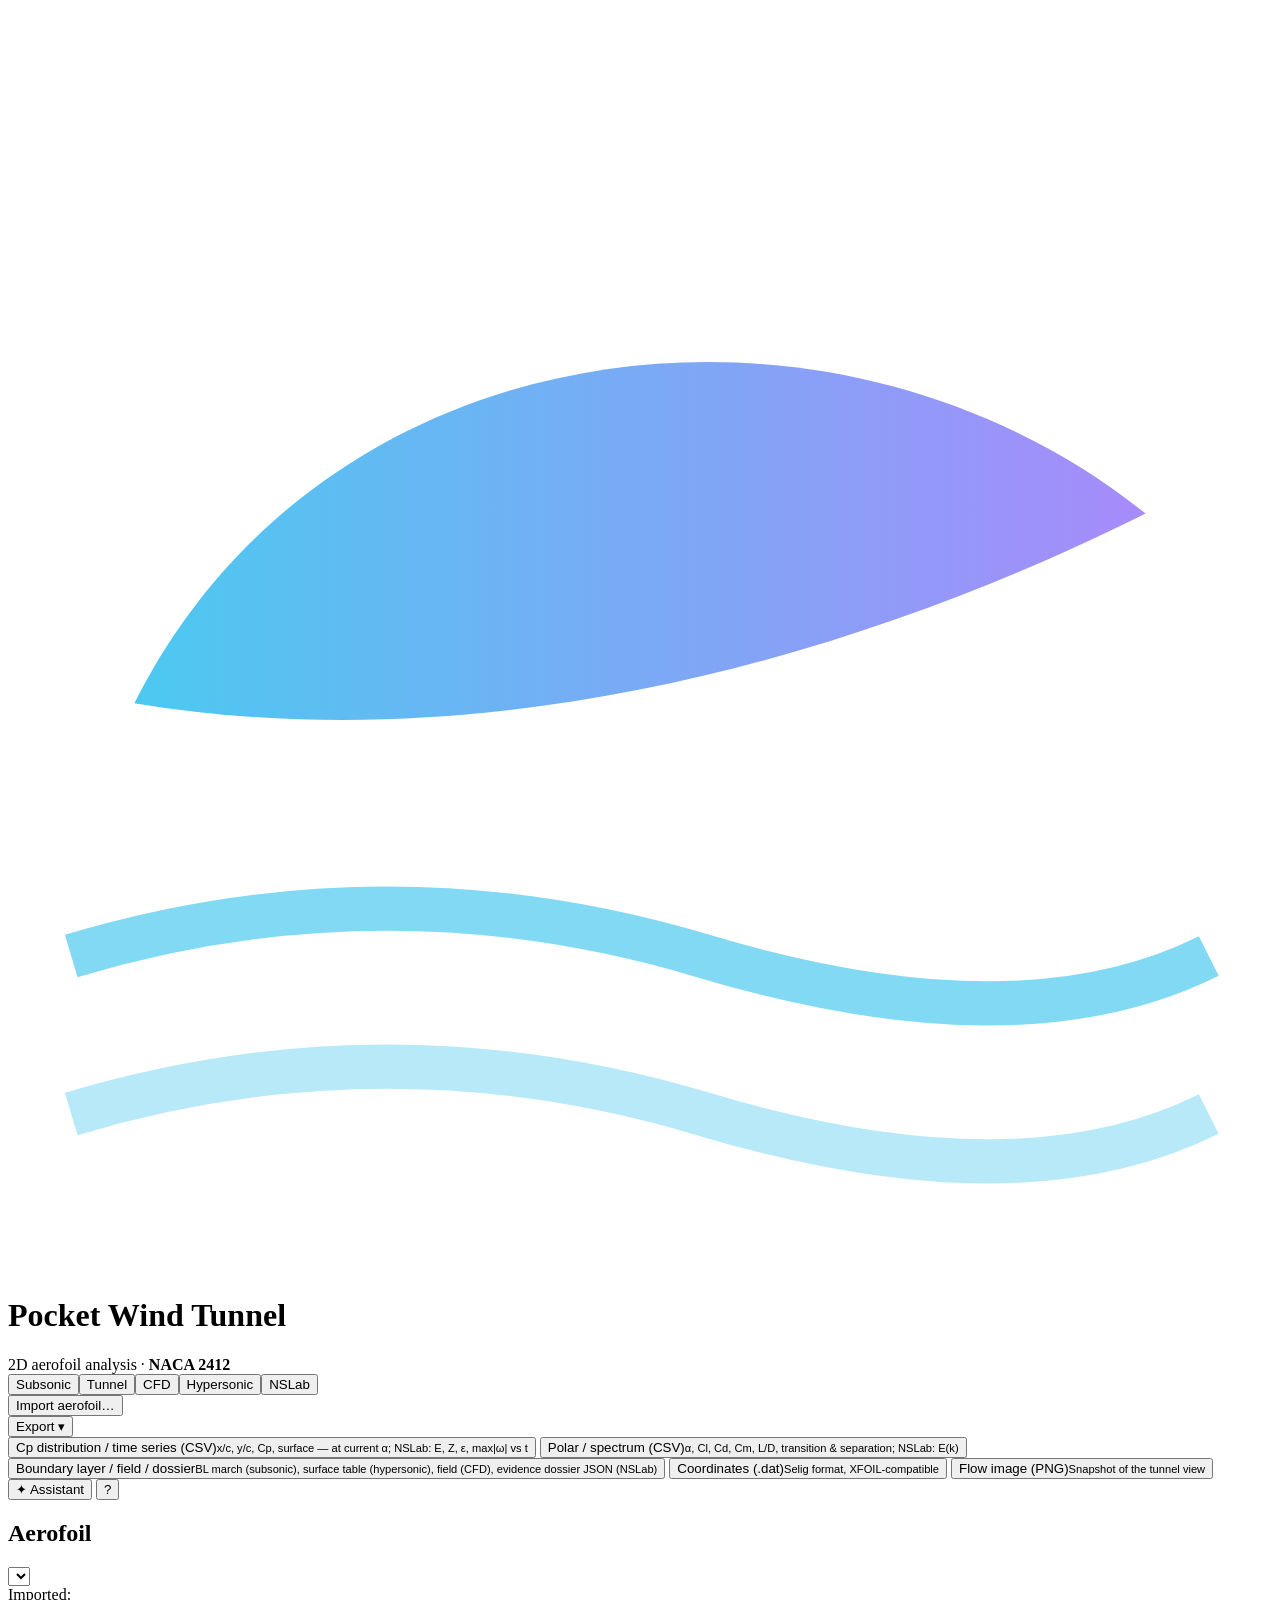
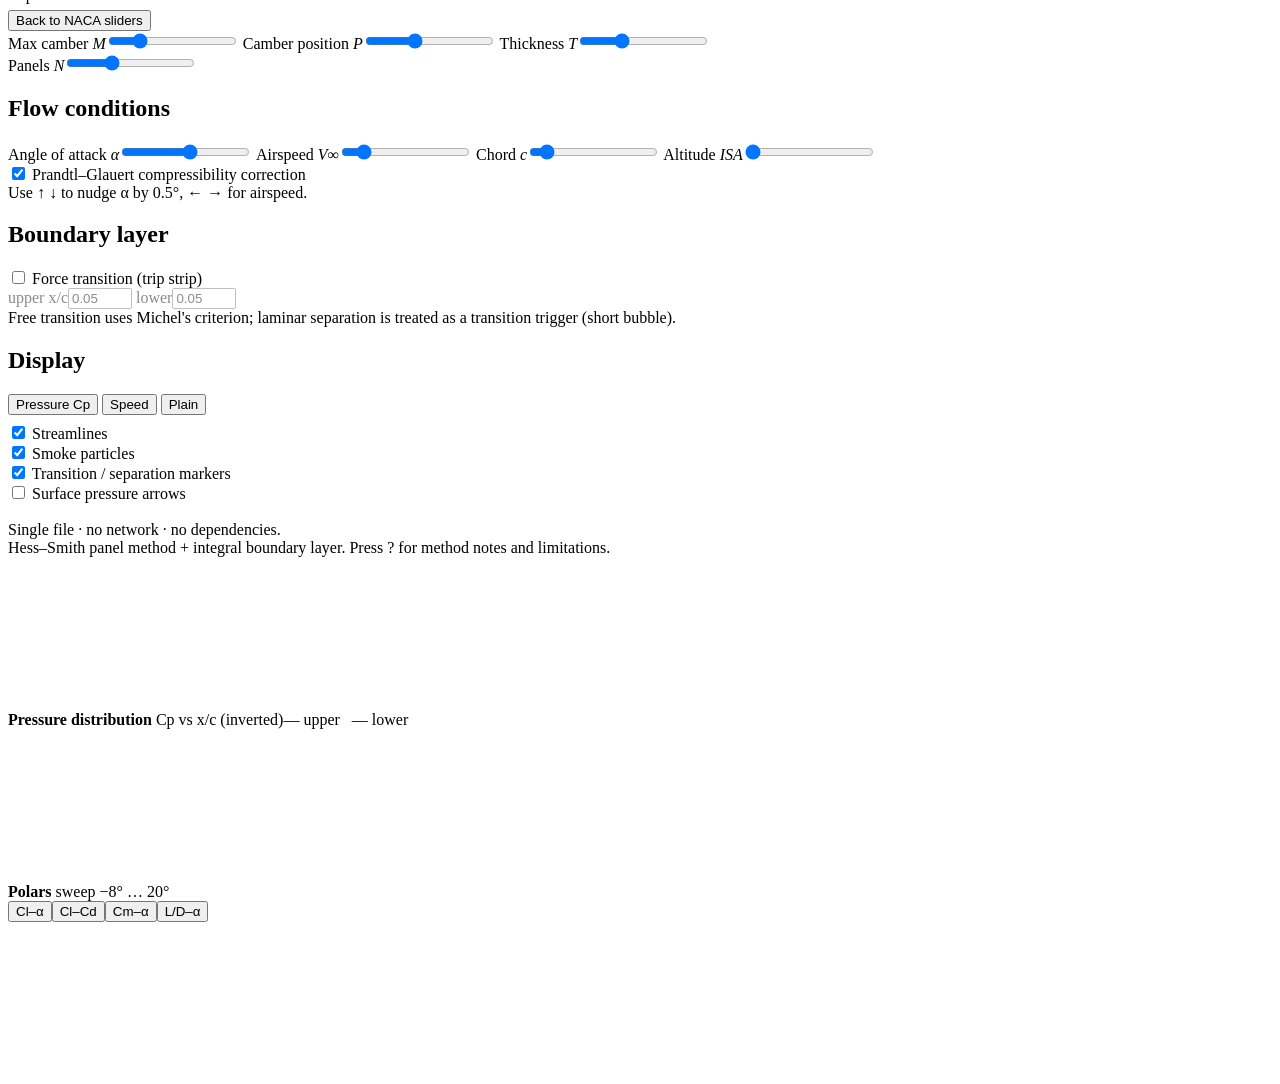
<file: pocket-wind-tunnel/src/index.html>
<!DOCTYPE html>
<html lang="en">
<head>
<meta charset="utf-8">
<meta name="viewport" content="width=device-width, initial-scale=1">
<title>Pocket Wind Tunnel</title>
<!-- INLINE:style -->
<!-- INLINE:build -->
</head>
<body>
<div id="app">
  <header>
    <svg class="logo" viewBox="0 0 40 40" aria-hidden="true">
      <defs><linearGradient id="lg" x1="0" x2="1"><stop offset="0" stop-color="#4cc9f0"/><stop offset="1" stop-color="#a78bfa"/></linearGradient></defs>
      <path d="M4 22 C 10 10, 26 8, 36 16 C 28 20, 16 24, 4 22 Z" fill="url(#lg)"/>
      <path d="M2 30 Q 12 27 22 30 T 38 30" stroke="#4cc9f0" stroke-width="1.4" fill="none" opacity=".7"/>
      <path d="M2 35 Q 12 32 22 35 T 38 35" stroke="#4cc9f0" stroke-width="1.4" fill="none" opacity=".4"/>
    </svg>
    <div>
      <h1>Pocket Wind Tunnel</h1>
      <div class="sub">2D aerofoil analysis · <b id="foilName">NACA 2412</b> <span id="foilStats"></span></div>
    </div>
    <div class="spacer"></div>
    <div class="segmented" id="modeSwitch" style="width:450px;margin-right:6px"><button data-mode="sub" class="active">Subsonic</button><button data-mode="tunnel">Tunnel</button><button data-mode="cfd">CFD</button><button data-mode="hyper">Hypersonic</button><button data-mode="ns">NSLab</button></div>
    <button class="btn" id="btnImport" title="Load any aerofoil coordinate file (UIUC .dat, Selig or Lednicer)">Import aerofoil…</button>
    <div class="menu" id="exportMenu">
      <button class="btn" id="btnExport">Export ▾</button>
      <div class="dropdown">
        <button data-export="cp">Cp distribution / time series (CSV)<small>x/c, y/c, Cp, surface — at current α; NSLab: E, Z, ε, max|ω| vs t</small></button>
        <button data-export="polar">Polar / spectrum (CSV)<small>α, Cl, Cd, Cm, L/D, transition &amp; separation; NSLab: E(k)</small></button>
        <button data-export="bl">Boundary layer / field / dossier<small>BL march (subsonic), surface table (hypersonic), field (CFD), evidence dossier JSON (NSLab)</small></button>
        <button data-export="dat">Coordinates (.dat)<small>Selig format, XFOIL-compatible</small></button>
        <button data-export="png">Flow image (PNG)<small>Snapshot of the tunnel view</small></button>
      </div>
    </div>
    <button class="btn" id="btnAssist" title="Local AI assistant (Ctrl+K)">✦ Assistant</button>
    <button class="btn" id="btnHelp" title="Method, limitations, references">?</button>
  </header>

  <main>
    <aside>
      <section class="ctl-group" data-mode="sub tunnel cfd hyper">
        <h2>Aerofoil</h2>
        <div class="row"><select id="preset"></select></div>
        <div class="banner" id="importBanner"><span id="importKind">Imported:</span> <b id="importName"></b><br><button class="btn small" id="btnBackNaca" style="margin-top:6px">Back to NACA sliders</button></div>
        <div id="nacaControls">
          <label class="ctl"><span class="lbl">Max camber <em>M</em></span><input type="range" id="M" min="0" max="9.5" step="0.5" value="2"><output id="MOut"></output></label>
          <label class="ctl"><span class="lbl">Camber position <em>P</em></span><input type="range" id="P" min="1" max="9" step="1" value="4"><output id="POut"></output></label>
          <label class="ctl"><span class="lbl">Thickness <em>T</em></span><input type="range" id="T" min="4" max="30" step="0.5" value="12"><output id="TOut"></output></label>
        </div>
        <label class="ctl"><span class="lbl">Panels <em>N</em></span><input type="range" id="panels" min="60" max="240" step="20" value="120"><output id="panelsOut"></output></label>
      </section>

      <section class="ctl-group" data-mode="tunnel" hidden>
        <h2>Test section</h2>
        <div class="row"><select id="tType"><option value="closed">Closed test section (solid walls)</option><option value="open">Open jet (free boundaries)</option></select></div>
        <label class="ctl"><span class="lbl">Tunnel height <em>h/c</em></span><input type="range" id="tHc" min="1.5" max="12" step="0.1" value="4"><output id="tHcOut"></output></label>
        <label class="ctl"><span class="lbl">Model offset from centreline</span><input type="range" id="tOff" min="-0.3" max="0.3" step="0.02" value="0"><output id="tOffOut"></output></label>
        <div class="note">Walls are represented exactly by the infinite image system of every panel (closed-form row kernels). The flow conditions below set α, speed and Reynolds number; "measured" values come from the tunnel solution, then the classical Barlow–Rae–Pope / Allen–Vincenti corrections are applied and compared with free air.</div>
      </section>
      <section class="ctl-group" data-mode="sub tunnel">
        <h2>Flow conditions</h2>
        <label class="ctl"><span class="lbl">Angle of attack <em>α</em></span><input type="range" id="alpha" min="-15" max="20" step="0.25" value="4"><output id="alphaOut"></output></label>
        <label class="ctl"><span class="lbl">Airspeed <em>V∞</em></span><input type="range" id="V" min="5" max="340" step="1" value="50"><output id="VOut"></output></label>
        <label class="ctl"><span class="lbl">Chord <em>c</em></span><input type="range" id="chord" min="0.1" max="10" step="0.05" value="1"><output id="chordOut"></output></label>
        <label class="ctl"><span class="lbl">Altitude <em>ISA</em></span><input type="range" id="alt" min="0" max="20000" step="100" value="0"><output id="altOut"></output></label>
        <div class="row"><label><input type="checkbox" id="compressible" checked> Prandtl–Glauert compressibility correction</label></div>
        <div class="note">Use <span class="kbd">↑</span> <span class="kbd">↓</span> to nudge α by 0.5°, <span class="kbd">←</span> <span class="kbd">→</span> for airspeed.</div>
      </section>

      <section class="ctl-group" data-mode="sub tunnel">
        <h2>Boundary layer</h2>
        <div class="row"><label><input type="checkbox" id="trip"> Force transition (trip strip)</label></div>
        <div class="row" id="tripRow" style="opacity:.45">
          <span>upper x/c</span><input type="number" id="xtrU" min="0.01" max="0.95" step="0.01" value="0.05">
          <span>lower</span><input type="number" id="xtrL" min="0.01" max="0.95" step="0.01" value="0.05">
        </div>
        <div class="note">Free transition uses Michel's criterion; laminar separation is treated as a transition trigger (short bubble).</div>
      </section>

      <section class="ctl-group" data-mode="sub tunnel">
        <h2>Display</h2>
        <div class="segmented" id="fieldMode">
          <button data-field="cp" class="active">Pressure Cp</button>
          <button data-field="speed">Speed</button>
          <button data-field="off">Plain</button>
        </div>
        <div class="row" style="margin-top:8px"><label><input type="checkbox" id="streamlines" checked> Streamlines</label></div>
        <div class="row"><label><input type="checkbox" id="smoke" checked> Smoke particles</label></div>
        <div class="row"><label><input type="checkbox" id="blMarkers" checked> Transition / separation markers</label></div>
        <div class="row"><label><input type="checkbox" id="cpVectors"> Surface pressure arrows</label></div>
      </section>

      <section class="ctl-group" data-mode="hyper" hidden>
        <h2>Hypersonic flow</h2>
        <label class="ctl"><span class="lbl">Mach number <em>M∞</em></span><input type="range" id="hM" min="1.5" max="25" step="0.1" value="6"><output id="hMOut"></output></label>
        <label class="ctl"><span class="lbl">Altitude <em>US76</em></span><input type="range" id="hAlt" min="0" max="86000" step="500" value="30000"><output id="hAltOut"></output></label>
        <label class="ctl"><span class="lbl">Angle of attack <em>α</em></span><input type="range" id="hAlpha" min="-20" max="30" step="0.5" value="5"><output id="hAlphaOut"></output></label>
        <label class="ctl"><span class="lbl">Chord <em>c</em></span><input type="range" id="hChord" min="0.1" max="20" step="0.1" value="2"><output id="hChordOut"></output></label>
        <label class="ctl"><span class="lbl">Ratio of specific heats <em>γ</em></span><input type="range" id="hGamma" min="1.1" max="1.67" step="0.01" value="1.4"><output id="hGammaOut"></output></label>
        <label class="ctl"><span class="lbl">Wall temperature <em>Tw</em></span><input type="range" id="hTw" min="200" max="2500" step="10" value="600"><output id="hTwOut"></output></label>
        <div class="note"><span class="kbd">↑</span> <span class="kbd">↓</span> nudge α by 0.5°, <span class="kbd">←</span> <span class="kbd">→</span> Mach by 0.5. Lower γ (≈1.3) mimics vibrationally excited air.</div>
      </section>
      <section class="ctl-group" data-mode="hyper" hidden>
        <h2>Method</h2>
        <div class="row"><select id="hMethod">
          <option value="se">Shock-expansion (Newtonian blunt nose)</option>
          <option value="wedge">Tangent-wedge</option>
          <option value="newton">Modified Newtonian</option>
          <option value="newtonClassic">Classic Newtonian (Cp,max = 2)</option>
        </select></div>
        <div class="row"><span>Boundary layer</span><select id="hBL" style="width:auto;flex:1">
          <option value="lam">Laminar</option><option value="turb">Turbulent</option><option value="trans" selected>Transition at Re<sub>x</sub></option>
        </select></div>
        <div class="row"><span>Re<sub>x,tr</sub></span><input type="number" id="hRexTr" value="2000000" step="100000" min="1000" style="width:110px"><span>Nose r (mm)</span><input type="number" id="hRn" placeholder="auto" min="0" step="0.5" style="width:70px"></div>
        <div class="note">Skin friction and heating from Eckert's reference-temperature flat-plate correlations along each surface; stagnation heating from Sutton–Graves.</div>
      </section>
      <section class="ctl-group" data-mode="hyper" hidden>
        <h2>Display</h2>
        <div class="row"><span>Surface colour</span><select id="hColour" style="width:auto;flex:1">
          <option value="cp">Pressure coefficient</option><option value="p">Pressure ratio p/p∞</option><option value="q">Wall heat flux</option><option value="M">Local Mach</option><option value="T">Edge temperature</option>
        </select></div>
        <div class="row"><label><input type="checkbox" id="hMachLines" checked> Expansion fans &amp; Mach lines</label></div>
      </section>

      <section class="ctl-group" data-mode="ns" hidden>
        <h2>Experiment</h2>
        <div class="row"><select id="nIc">
          <option value="tgv" selected>Taylor–Green vortex (3D)</option>
          <option value="tubes">Antiparallel vortex tubes</option>
          <option value="random">Random solenoidal field</option>
          <option value="abc">Arnold–Beltrami–Childress (exact)</option>
          <option value="tgv2d">Taylor–Green 2D (exact decay)</option>
        </select></div>
        <div class="note" id="nIcNote"></div>
        <div class="row" id="nP0Row"><span id="nP0L" style="flex:1"></span><input type="number" id="nP0" step="any" style="width:80px"></div>
        <div class="row" id="nP1Row"><span id="nP1L" style="flex:1"></span><input type="number" id="nP1" step="any" style="width:80px"></div>
        <div class="row" id="nP2Row"><span id="nP2L" style="flex:1"></span><input type="number" id="nP2" step="any" style="width:80px"></div>
        <div class="row" id="nP3Row"><span id="nP3L" style="flex:1"></span><input type="number" id="nP3" step="any" style="width:80px"></div>
        <label class="ctl"><span class="lbl">Reynolds number <em>Re</em></span><input type="range" id="nRe" min="0" max="4.3" step="0.05" value="3.2"><output id="nReOut"></output></label>
        <div class="row"><span>Grid N³</span><select id="nN" style="width:auto;flex:1"><option>16</option><option>24</option><option selected>32</option><option>48</option><option>64</option><option>96</option><option>128</option></select></div>
        <label class="ctl"><span class="lbl">End time <em>t</em></span><input type="range" id="nTEnd" min="0.5" max="30" step="0.5" value="10"><output id="nTEndOut"></output></label>
        <div class="row" style="gap:6px"><button class="btn primary" id="nRun" style="flex:1">Run</button><button class="btn" id="nPause" style="flex:1" disabled>Pause</button><button class="btn" id="nReset">Reset</button></div>
        <div class="note" id="nStatus">Idle — set up the experiment and press Run.</div>
      </section>
      <section class="ctl-group" data-mode="ns" hidden>
        <h2>Numerics &amp; refinement</h2>
        <label class="ctl"><span class="lbl">CFL (adaptive Δt)</span><input type="range" id="nCfl" min="0.1" max="0.8" step="0.05" value="0.4"><output id="nCflOut"></output></label>
        <div class="row"><span style="flex:1">Fixed Δt (0 = adaptive)</span><input type="number" id="nDt" step="any" min="0" value="0" style="width:80px"></div>
        <div class="row"><span>Snapshot every</span><select id="nOut" style="width:auto;flex:1"><option value="0.1">0.1</option><option value="0.25">0.25</option><option value="0.5" selected>0.5</option><option value="1">1</option></select></div>
        <div class="row"><span>Study</span><select id="nStudy" style="width:auto;flex:1"><option value="none" selected>single run</option><option value="grid">grid refinement ladder</option><option value="time">time-step refinement ladder</option></select></div>
        <div class="row" id="nGridRow" style="display:none"><span>N ladder</span><input type="text" id="nGrid" value="16,24,32" style="flex:1"></div>
        <div class="row" id="nDtRow" style="display:none"><span>Δt ladder</span><input type="text" id="nDtLadder" value="0.08,0.04,0.02" style="flex:1"></div>
        <div class="note">Pseudo-spectral (2/3 dealiased) + RK4 on the periodic 2π box. Cost grows as N³ log N: 32³ ≈ 35 ms/step, 64³ ≈ 0.3 s/step, 96³ ≈ 1 s/step. A refinement ladder reruns the case per level and grades whether the peaks converged.</div>
      </section>
      <section class="ctl-group" data-mode="ns" hidden>
        <h2>Display</h2>
        <div class="row"><span>Field</span><select id="nField" style="width:auto;flex:1">
          <option value="vort" selected>|ω| vorticity magnitude</option><option value="q">Q-criterion</option><option value="stretch">ω·S·ω vortex stretching</option><option value="speed">|u|</option><option value="ke">kinetic energy ½|u|²</option><option value="u">u</option><option value="v">v</option><option value="w">w</option><option value="omx">ωx</option><option value="omy">ωy</option><option value="omz">ωz</option>
        </select></div>
        <div class="row"><span>Plane</span><select id="nAxis" style="width:auto;flex:1"><option value="z" selected>z = const (x–y plane)</option><option value="y">y = const (x–z plane)</option><option value="x">x = const (y–z plane)</option></select></div>
        <label class="ctl"><span class="lbl">Slice index</span><input type="range" id="nSlice" min="0" max="31" step="1" value="0"><output id="nSliceOut"></output></label>
      </section>
      <section class="ctl-group" data-mode="ns" hidden>
        <h2>Health report</h2>
        <div id="nHealth"></div>
      </section>
      <section class="ctl-group" data-mode="cfd" hidden>
        <h2>CFD case</h2>
        <div class="row"><select id="cModel">
          <option value="euler">Euler — inviscid compressible</option>
          <option value="laminar">Laminar Navier–Stokes</option>
          <option value="sa" selected>RANS — Spalart–Allmaras turbulence</option>
          <option value="sst">RANS — k-ω SST turbulence (Menter 2003)</option>
        </select></div>
        <label class="ctl"><span class="lbl">Mach number <em>M∞</em></span><input type="range" id="cM" min="0.05" max="1.5" step="0.01" value="0.15"><output id="cMOut"></output></label>
        <label class="ctl"><span class="lbl">Reynolds number <em>Re</em></span><input type="range" id="cRe" min="3" max="8" step="0.05" value="6.5"><output id="cReOut"></output></label>
        <label class="ctl"><span class="lbl">Angle of attack <em>α</em></span><input type="range" id="cAlpha" min="-10" max="20" step="0.25" value="4"><output id="cAlphaOut"></output></label>
        <label class="ctl"><span class="lbl">Altitude <em>ISA · T∞</em></span><input type="range" id="cAlt" min="0" max="20000" step="500" value="0"><output id="cAltOut"></output></label>
        <div class="row" style="gap:6px"><button class="btn primary" id="cRun" style="flex:1">Run</button><button class="btn" id="cPause" style="flex:1" disabled>Pause</button><button class="btn" id="cReset">Reset</button></div>
        <div class="note" id="cStatus">Idle — set up the case and press Run.</div>
      </section>
      <section class="ctl-group" data-mode="cfd" hidden>
        <h2>Mesh &amp; numerics</h2>
        <div class="row"><span>Normal layers</span><select id="cNJ" style="width:auto;flex:1"><option>32</option><option>48</option><option selected>64</option><option>96</option><option>128</option></select></div>
        <div class="row" id="cYplusRow"><span>Target y+</span><select id="cYplus" style="width:auto;flex:1"><option>0.5</option><option selected>1</option><option>2</option><option>5</option></select></div>
        <div class="row"><span>Far-field (chords)</span><select id="cFar" style="width:auto;flex:1"><option>15</option><option selected>25</option><option>40</option></select></div>
        <label class="ctl"><span class="lbl">CFL number</span><input type="range" id="cCfl" min="5" max="100" step="5" value="30"><output id="cCflOut"></output></label>
        <label class="ctl"><span class="lbl">Iteration limit</span><input type="range" id="cMaxIter" min="500" max="20000" step="500" value="4000"><output id="cMaxIterOut"></output></label>
        <label class="ctl"><span class="lbl">Convergence target</span><input type="range" id="cTarget" min="2" max="8" step="0.5" value="4"><output id="cTargetOut"></output></label>
        <div class="row"><label><input type="checkbox" id="cInit" checked> Initialise from panel-method flow + analytic boundary layer</label></div>
        <div class="note">Around the section: Panels <em>N</em> above sets the cells around the body (use 160–240 for RANS). First-cell height follows the y+ target (RANS) or the Reynolds number (laminar).</div>
      </section>
      <section class="ctl-group" data-mode="cfd" hidden>
        <h2>Display</h2>
        <div class="row"><span>Field</span><select id="cField" style="width:auto;flex:1">
          <option value="mach" selected>Mach number</option><option value="cp">Pressure coefficient</option><option value="p">Pressure p/p∞</option><option value="rho">Density</option><option value="V">Speed |V|/V∞</option><option value="T">Temperature</option><option value="mut">Eddy viscosity μt/μ</option><option value="vort">Vorticity</option><option value="tke">Turbulent kinetic energy k/V∞² (SST)</option><option value="omega">log10 ω (SST)</option><option value="f1">F1 blending function (SST)</option>
        </select></div>
        <div class="row"><label><input type="checkbox" id="cMesh"> Show mesh</label></div>
        <div class="row"><label><input type="checkbox" id="cOverlay" checked> Overlay panel-method Cp</label></div>
      </section>

      <div class="note" style="margin-top:18px">Single file · no network · no dependencies.<br>Hess–Smith panel method + integral boundary layer. Press <span class="kbd">?</span> for method notes and limitations.</div>
    </aside>

    <div class="content">
      <div class="canvasWrap">
        <canvas id="flow"></canvas>
        <div id="hover"></div>
      </div>
      <div class="tiles" id="tiles"></div>
      <div class="plots">
        <div class="plot">
          <div class="head"><b id="cpHeadTitle">Pressure distribution</b> <span id="cpHeadSub">Cp vs x/c (inverted)</span><span class="spacer"></span><span id="cpLegend"><span style="color:var(--cyan)">— upper</span> &nbsp; <span style="color:var(--amber)">— lower</span></span></div>
          <canvas id="cpPlot"></canvas>
        </div>
        <div class="plot">
          <div class="head"><b>Polars</b> <span id="polarNote">sweep −8° … 20°</span><span class="spacer"></span>
            <div class="tabs" id="polarTabs"><button data-tab="cla" class="active">Cl–α</button><button data-tab="clcd">Cl–Cd</button><button data-tab="cma">Cm–α</button><button data-tab="lda">L/D–α</button></div>
          </div>
          <canvas id="polarPlot"></canvas>
        </div>
      </div>
    </div>
    <aside id="assist" class="assist" hidden>
      <div class="ahead"><b>Assistant</b><span id="aStatus" class="astatus off">○ not connected</span><button class="btn small" id="aClear" title="Clear conversation">Clear</button><button class="btn small" id="aSettingsBtn" title="Server settings and setup notes">⚙</button><button class="btn small" id="aClose" title="Close (Ctrl+K)">✕</button></div>
      <div class="asettings" id="aSettings" hidden>
        <div class="row"><span>Server</span><input type="text" id="aUrl" value="http://localhost:11434" spellcheck="false"><button class="btn small" id="aTest">Test</button></div>
        <div class="row"><span>Model</span><select id="aModel"></select><span>temp</span><input type="number" id="aTemp" min="0" max="1" step="0.1" value="0.2" style="width:58px"></div>
        <div class="row"><span>Tool format</span><select id="aToolFmt" style="width:auto;flex:1"><option value="auto">auto (Phi → functools, others → API tools)</option><option value="phi">Phi functools in prompt</option><option value="native">API-native tools</option></select></div>
        <div class="note" id="aModels">—</div>
        <details><summary>Setup notes (one-time)</summary>
          <ol>
            <li>Install <b>Ollama</b> (free, ollama.com) and run <code>ollama pull phi4-mini</code> (≈2.5 GB; Q4_K_M, ~2.8 GB VRAM or CPU).</li>
            <li>Let this file talk to Ollama: in PowerShell run <code>[Environment]::SetEnvironmentVariable('OLLAMA_ORIGINS','*','User')</code>, then quit Ollama from the tray and start it again.</li>
            <li>Press <b>Test</b>. Any OpenAI-compatible local server (llama.cpp <code>llama-server</code>, LM Studio) works too — set its URL.</li>
          </ol>
          <p>Privacy: nothing leaves this machine unless you point the server URL elsewhere (you will be warned). The model can only act through the app's own tools and is instructed to quote only computed numbers — it never does the maths.</p>
        </details>
      </div>
      <div class="amsgs" id="aMsgs"></div>
      <div class="achips" id="aChips">
        <button data-q="Summarise the current result and tell me what drives it.">Summarise result</button>
        <button data-q="Why is the drag what it is for this case? Break it into contributions and say what would reduce it.">Explain the drag</button>
        <button data-q="Run a polar from -4 to 12 degrees and tell me the best L/D and where it occurs.">Best L/D</button>
        <button data-q="Set up a NACA 0012 at 3 km altitude, 60 m/s, 1 m chord, 5 degrees and report Cl, Cd, transition and separation.">Set up a case</button>
        <button data-q="Switch to CFD mode, run RANS at the current conditions and compare Cl and Cd with the subsonic panel-method result.">RANS vs panel</button>
        <button data-q="Write a short engineering report (headings, key numbers, limitations) for the current case.">Write a report</button>
      </div>
      <div class="ainput"><textarea id="aText" rows="2" placeholder="Ask about the result, or tell me what to set up… (Enter to send)"></textarea><button class="btn primary" id="aSend">Send</button><button class="btn" id="aStop" hidden>Stop</button></div>
    </aside>
  </main>
</div>

<dialog id="dlgImport">
  <div class="dhead"><h3>Import aerofoil coordinates</h3><button class="btn small" data-close>Close</button></div>
  <div class="dbody">
    <p>Paste coordinates from any UIUC-style <code>.dat</code> file (Selig: TE → upper → LE → lower → TE; or Lednicer with point counts on the first line), or choose a file. The section is normalised to unit chord and re-panelled with cosine spacing.</p>
    <div class="row"><input type="file" id="fileInput" accept=".dat,.txt,.csv,.coords"></div>
    <textarea id="pasteArea" placeholder="NACA 2412&#10;1.000000  0.001300&#10;0.950000  0.011400&#10;…"></textarea>
    <div class="err" id="importErr"></div>
  </div>
  <div class="dfoot"><button class="btn" data-close>Cancel</button><button class="btn primary" id="btnDoImport">Import</button></div>
</dialog>

<dialog id="dlgHelp">
  <div class="dhead"><h3>Pocket Wind Tunnel — how it works</h3><button class="btn small" data-close>Close</button></div>
  <div class="dbody">
    <p>A self-contained 2D aerofoil analysis tool: one HTML file, no libraries, no network access, runs from a USB stick or an air-gapped machine. Every number on screen comes from the methods below, computed live in your browser.</p>

    <h4>Inviscid flow — Hess–Smith panel method</h4>
    <p>The section is discretised into <em>N</em> straight panels with cosine spacing (dense at leading and trailing edges). Each panel carries a constant-strength source; a single vortex strength is shared by all panels. Flow tangency at every panel midpoint plus the Kutta condition at the trailing edge give an (<em>N</em>+1)×(<em>N</em>+1) linear system, factorised once per geometry (LU with partial pivoting) and re-solved for each angle of attack. Cp = 1 − (V<sub>t</sub>/V<sub>∞</sub>)². Lift and pitching moment are integrated from the surface pressures; lift is cross-checked against the Kutta–Joukowski circulation.</p>

    <h4>Viscous effects — integral boundary layer</h4>
    <p>Starting at the stagnation point on each surface: Thwaites' method for the laminar layer, Michel's criterion for natural transition (laminar separation, λ &lt; −0.09, is treated as a short-bubble transition trigger), then Head's entrainment method with Ludwieg–Tillmann skin friction for the turbulent layer, marched with a second-order scheme. Turbulent separation is flagged when the shape factor H exceeds 2.4. Profile drag comes from the Squire–Young formula at 97 % chord on both surfaces. The boundary layer is <strong>not</strong> coupled back into the inviscid solution, so Cl and Cm are inviscid values — they stay linear past stall. When more than about 20 % of the upper surface is separated the tiles turn amber and a warning appears: the real section is at or past Cl<sub>max</sub>, and the displayed lift should be treated as unreliable. Because the boundary layer is uncoupled, separation is predicted late — expect the flag a degree or two after the true stall.</p>

    <h4>Atmosphere &amp; compressibility</h4>
    <p>ISA temperature, pressure and density to 20 km; Sutherland's law for viscosity. Reynolds and Mach numbers follow from airspeed, chord and altitude. With the Prandtl–Glauert option on, Cp, Cl and Cm are scaled by 1/√(1 − M²). The critical Mach number is found by bisection where the scaled minimum Cp meets the isentropic sonic Cp*. Nothing here is valid near or above M<sub>crit</sub> — treat it as an indicator, not a prediction.</p>

    <h4>CFD mode — 2D Navier–Stokes / RANS</h4>
    <p>Solves the compressible Navier–Stokes equations (continuity, x- and y-momentum, energy — the NASA Glenn set without the z-terms) plus a turbulence model — Spalart–Allmaras (one transport equation) or Menter's k-ω SST (two) — as a cell-centred finite-volume scheme on a structured O-mesh generated around the section in the browser. Roe flux-difference splitting with an entropy fix on the acoustic waves, second-order MUSCL reconstruction with the van Albada limiter, Green–Gauss gradients with directional face correction for the viscous terms, Sutherland viscosity, matrix-free LU-SGS implicit time stepping with local time steps and a CFL ramp, characteristic far-field with a point-vortex lift correction, no-slip adiabatic wall. Spalart–Allmaras is the SA-noft2 form from NASA's Turbulence Modeling Resource; k-ω SST is the 2003 form (F1/F2 blending between the inner k-ω and outer k-ε sets, the strain-rate eddy-viscosity limiter μt = ρa₁k / max(a₁ω, S F2), production limited to 10 β*ρωk, cross-diffusion in the outer branch, Menter's wall condition ω = 60ν/(β₁d₁²) and the TMR free-stream values k∞ = 9·10⁻⁹ a∞², ω∞ = 10⁻⁶ ρ∞a∞²/μ∞). Turbulence scalars are convected with the discrete mass flux and integrated with their own point-implicit scalar operators. The run starts from the panel-method potential flow with an analytic boundary layer and log-law turbulence profiles, which cuts the transient by roughly an order of magnitude. The solver runs in a Web Worker; residuals, forces, the surface Cp/Cf and the selected field are streamed to the page as it converges.</p>
    <p><strong>Validation</strong> (<code>node test/validate-cfd.js</code>, <code>node test/bench-cfd.js</code>): inviscid NACA 0012 at M 0.3 matches the panel method + Prandtl–Glauert lift within 1 %; the transonic AGARD case (M 0.8, α 1.25°) gives Cl 0.33 / Cd 0.023 against 0.35 / 0.022 on a coarse mesh; the NACA 0012 case from the NASA TMR (M 0.15, Re 6 × 10⁶) reaches Cl 1.11 at α 10° with both turbulence models against 1.091 (SA) and 1.080 (SST), with drag converging toward the reference values (0.0123 / 0.0126) as the mesh is refined (SST: 0.0179 on 128×48, 0.0147 on 192×64 — the excess is pressure drag); at α 0° SST gives Cd 0.0090 on the coarse mesh against 0.0081. Above α ≈ 12° both models fall into a separated state on these meshes while the reference codes stay attached to 15°, so near-stall results from either model are not trustworthy.</p>
    <p><strong>Limits:</strong> steady solutions only (pseudo-time marching — separated or shedding flows will not converge and the residual will plateau; treat those results as time-averaged at best); mesh sizes of 10–30 k cells, so expect a few percent on lift and 10–20 % on drag compared with fine-mesh reference codes; no transition model (both RANS models are fully turbulent from the leading edge); no wall functions — keep y+ ≈ 1 (SST's ω wall condition assumes it); Roe's scheme without low-Mach preconditioning loses accuracy below M ≈ 0.1. One run takes tens of seconds to a few minutes depending on mesh and CFL.</p>

    <h4>Test-section mode — wall interference and blockage</h4>
    <p>Puts the section between the walls of a 2D test section (closed, or an open jet) and solves the flow <em>exactly</em>: every panel's source and vortex is reflected in both walls, giving two infinite rows of images with period 2h, and the infinite sums are evaluated in closed form (row kernels of the form cot(iπ(z − z₀)/2h)). The wall condition is satisfied to machine precision, so the "measured" Cl, Cm, Cd and Cp are what an ideal tunnel would report at the geometric incidence. The classical corrections are then applied: σ = π²/48 (c/h)², solid blockage ε_sb = Λσ with the shape factor Λ computed from the section's own doublet strength (8μ/πUc² — 0.235 for a NACA 0012, matching the charts), wake blockage ε_wb = c Cd,u/2h, streamline-curvature corrections Δα = (σ/2π)(Cl,u + 4 Cm,u), Cl = Cl,u(1 − σ − 2ε), Cm = Cm,u(1 − 2ε) + σCl,u/4, Cd = Cd,u(1 − 3ε_sb − 2ε_wb). The corrected point is compared with the free-air solution at the corrected incidence — the residual tells you how good the first-order corrections are for that h/c. Open jets use the opposite image signs (constant-pressure boundary, linearised); the classical formulae shown are the closed-section ones, so treat the open-jet residual as illustrative.</p>
    <p>Validation (<code>node test/validate-tunnel.js</code>): wall normal velocity &lt; 10⁻¹⁴; cylinder solid blockage within 3 % of the exact doublet-row result (π²/12)(d/h)²; cylinder Λ = 4.03 vs 4 exact; classical corrections recover free air within 0.3 % (NACA 0006, h/c 3) and 0.6 % (NACA 2412 at α 6°, h/c 2.5).</p>

    <h4>Assistant (optional, local LLM)</h4>
    <h4>NSLab — 3D incompressible Navier–Stokes laboratory</h4>
    <p>A research instrument, not an aircraft tool: the 3D incompressible Navier–Stokes equations on the periodic box [0, 2π]³, solved pseudo-spectrally (Fourier, 2/3-rule dealiasing, rotational form of the nonlinear term, exact projection so ∇·u = 0 to round-off) with classical RK4 in time, inside a Web Worker. Initial conditions: the Taylor–Green vortex (the standard benchmark for the development of small scales), antiparallel vortex tubes (the classic candidate for vortex-stretching singularities), a seeded random solenoidal field, and two exact decaying solutions (Arnold–Beltrami–Childress and the 2D Taylor–Green vortex) used to verify the code. Every run reports energy, enstrophy, palinstrophy, dissipation ε = 2νZ, max|ω|, the vortex-stretching term ⟨ω·S·ω⟩ computed two independent ways (spectrally and from physical-space gradients), the energy spectrum E(k), the Kolmogorov scale and kmax·η, velocity-derivative skewness, and the alignment of vorticity with the strain eigenvectors.</p>
    <p><strong>Verification is built in.</strong> Each run is graded: divergence, exact nonlinear energy conservation, RK4-consistent energy and enstrophy budgets (Simpson-weighted over the stage states, so they test the scheme rather than a quadrature), resolution kmax·η, spectral tail decay, and agreement of the two stretching estimates. Refinement ladders (grid or time step) rerun the case and grade whether the peaks of ε and max|ω| have converged, with the observed order. The evidence dossier (Export → dossier) records build, parameters, series, health and study results with an explicit disclaimer. <code>node test/validate-ns.js</code> checks the FFT against a direct DFT, the exact solutions to 10⁻¹¹, fourth-order temporal convergence, and the Taylor–Green Re 1600 ladder against Brachet et al. (1983): ε<sub>max</sub> ≈ 0.0126 near t ≈ 9 (modern 512³ spectral runs give ≈ 0.013).</p>
    <p><strong>What it cannot do:</strong> prove anything. The Clay Navier–Stokes problem asks for a proof of global regularity or of finite-time breakdown for all smooth finite-energy data in ℝ³ (or the periodic box); a simulation can only produce evidence, and numerical growth of max|ω| is a resolution failure until it survives refinement. NSLab is the first stage of that programme — verified numerics and diagnostics from which resolution-independent scaling relationships, and then candidate inequalities, can be extracted. The analysis and proof stages are mathematics, outside this file.</p>
    <p>The ✦ Assistant panel connects to a language model running <em>on your own machine</em> (Ollama with Phi-4 Mini by default, or any OpenAI-compatible local server) and lets you drive the tool in plain English: set up cases, run polars and CFD, and get results explained or written up. The model never does any physics — it can only act through six tools that call the app's own solvers (read state, set mode, set geometry, set conditions, run CFD, sweep α), every tool call is shown in the conversation, and it is instructed to quote only numbers returned by those tools. Small models can still make mistakes in wording — check important conclusions against the tiles. Setup notes are under ⚙ in the panel.</p>

    <h4>Hypersonic mode</h4>
    <p>Switches to the perfect-gas supersonic/hypersonic toolkit used for early-stage design (the NASA HABP family of methods): exact oblique-shock and Prandtl–Meyer relations for any γ, applied panel by panel. <em>Shock-expansion</em> marches along each surface from the leading edge — an attached oblique shock or expansion fan at every turn; if the nose is too blunt for an attached shock, the nose is treated with modified Newtonian theory (p₀ from the Rayleigh pitot formula) up to the sonic point, then the flow expands isentropically downstream. <em>Tangent-wedge</em> and <em>Newtonian</em> are the simpler local-inclination alternatives. Skin friction and heating come from Eckert's reference-temperature flat-plate correlations along each surface (laminar, turbulent or Re<sub>x</sub> transition) with Reynolds analogy; stagnation-point heating from Sutton–Graves scaled for a 2D cylinder; bow-shock stand-off and shape from Billig's correlations. The atmosphere is the US Standard Atmosphere 1976 to 86 km, with the Knudsen number flagging rarefaction. The "Corridor" tab shows the altitude–velocity map with constant-q∞ lines.</p>
    <p><strong>Limits:</strong> perfect gas (use γ ≈ 1.3 to mimic vibrational excitation; dissociation and ionisation are flagged, not modelled), no shock–shock or shock–boundary-layer interaction, no viscous interaction or entropy-layer effects, no leeward separation model, heating from correlations rather than a solved boundary layer. Typical accuracy for surface pressures on sharp shapes is a few percent against exact theory; heating to perhaps ±30 %.</p>

    <h4>Validation (run <code>node test/validate.js</code> and <code>node test/validate-hyper.js</code>)</h4>
    <table class="ref">
      <tr><td>NACA 0012, α = 5°</td><td>Cl = 0.602 (panel-method reference ≈ 0.60; thin-aerofoil 0.548)</td></tr>
      <tr><td>NACA 2412 / 4412</td><td>α<sub>0</sub> = −2.1° / −4.2°, Cm<sub>c/4</sub> = −0.054 / −0.108 (Abbott &amp; von Doenhoff: −2.0°/−4.0°, −0.05/−0.10)</td></tr>
      <tr><td>NACA 0012, Re 3×10⁶, α = 0</td><td>Cd = 0.0064 (wind-tunnel ≈ 0.0060)</td></tr>
      <tr><td>NACA 0012, Re 1×10⁶ / 1×10⁵</td><td>Cd = 0.0074 / 0.0139 (reference ≈ 0.0075 / 0.012–0.020)</td></tr>
      <tr><td>ISA 11 km</td><td>p = 22 632 Pa, T = 216.65 K</td></tr>
      <tr><td>Oblique shock M 2, θ 10° / M 3, θ 20°</td><td>β = 39.31° / 37.76°, p₂/p₁ = 1.707 / 3.771 (NACA 1135)</td></tr>
      <tr><td>Prandtl–Meyer ν(2), ν(3); pitot M 5</td><td>26.38°, 49.76°; p₀₂/p∞ = 32.65</td></tr>
      <tr><td>Flat plate, Newtonian</td><td>Cl = 2 sin²α cos α, L/D = cot α exactly</td></tr>
      <tr><td>Diamond ε = 5°, M 3</td><td>Cd,wave = 0.0110 (linear theory 0.0108)</td></tr>
      <tr><td>US76 30 / 50 / 80 km</td><td>p = 1197 / 79.8 / 1.05 Pa</td></tr>
    </table>

    <h4>Limitations</h4>
    <ul>
      <li>Attached, steady, 2D flow. No stall prediction beyond the separation flag; no laminar bubble bursting; no wake or displacement effects on lift.</li>
      <li>Closed, single-element sections only. Blunt trailing edges are closed to a point on import.</li>
      <li>Compressibility correction is linearised; results above M ≈ 0.7 or near M<sub>crit</sub> are indicative only.</li>
      <li>This is an engineering sketchpad, not a certification tool. Cross-check anything that matters in XFOIL, a wind tunnel or CFD.</li>
    </ul>

    <h4>References</h4>
    <ul>
      <li>Hess &amp; Smith (1967) — <em>Calculation of potential flow about arbitrary bodies</em>.</li>
      <li>Moran (1984) — <em>An Introduction to Theoretical and Computational Aerodynamics</em>, ch. 4 (panel method), ch. 7 (boundary layers).</li>
      <li>Cebeci &amp; Bradshaw (1977) — <em>Momentum Transfer in Boundary Layers</em> (Thwaites, Head, Michel correlations).</li>
      <li>Abbott &amp; von Doenhoff — <em>Theory of Wing Sections</em> (validation data).</li>
      <li>Barlow, Rae &amp; Pope — <em>Low-Speed Wind Tunnel Testing</em>, 3rd ed., ch. 10 (2D wall corrections); Allen &amp; Vincenti (1944) NACA Report 782; Garner et al. AGARDograph 109.</li>
      <li>Anderson — <em>Fundamentals of Aerodynamics</em> (Prandtl–Glauert, critical Mach, oblique shocks, Prandtl–Meyer).</li>
      <li>Anderson — <em>Hypersonic and High-Temperature Gas Dynamics</em> (Newtonian, shock-expansion, reference-temperature method).</li>
      <li>NACA Report 1135 — <em>Equations, Tables and Charts for Compressible Flow</em> (validation tables).</li>
      <li>Billig (1967) — <em>Shock-wave shapes around spherical- and cylindrical-nosed bodies</em>, J. Spacecraft 4(6).</li>
      <li>Sutton &amp; Graves (1971) — NASA TR R-376 (stagnation-point heating); Eckert (1955) — reference-temperature method.</li>
      <li>US Standard Atmosphere 1976 (NASA-TM-X-74335).</li>
    </ul>

    <h4>Shortcuts</h4>
    <p><span class="kbd">↑</span>/<span class="kbd">↓</span> α ± 0.5° &nbsp; <span class="kbd">←</span>/<span class="kbd">→</span> airspeed ± 5 m/s &nbsp; <span class="kbd">S</span> toggle smoke &nbsp; <span class="kbd">F</span> cycle field &nbsp; <span class="kbd">?</span> this panel</p>
  </div>
  <div class="dfoot"><button class="btn primary" data-close>Close</button></div>
</dialog>

<!-- INLINE:solver -->
<!-- INLINE:hyper -->
<!-- INLINE:worker -->
<!-- INLINE:apphyper -->
<!-- INLINE:cfd -->
<!-- INLINE:cfdworker -->
<!-- INLINE:appcfd -->
<!-- INLINE:nslab -->
<!-- INLINE:nslabworker -->
<!-- INLINE:appnslab -->
<!-- INLINE:appassist -->
<!-- INLINE:apptunnel -->
<!-- INLINE:app -->
</body>
</html>
</file>
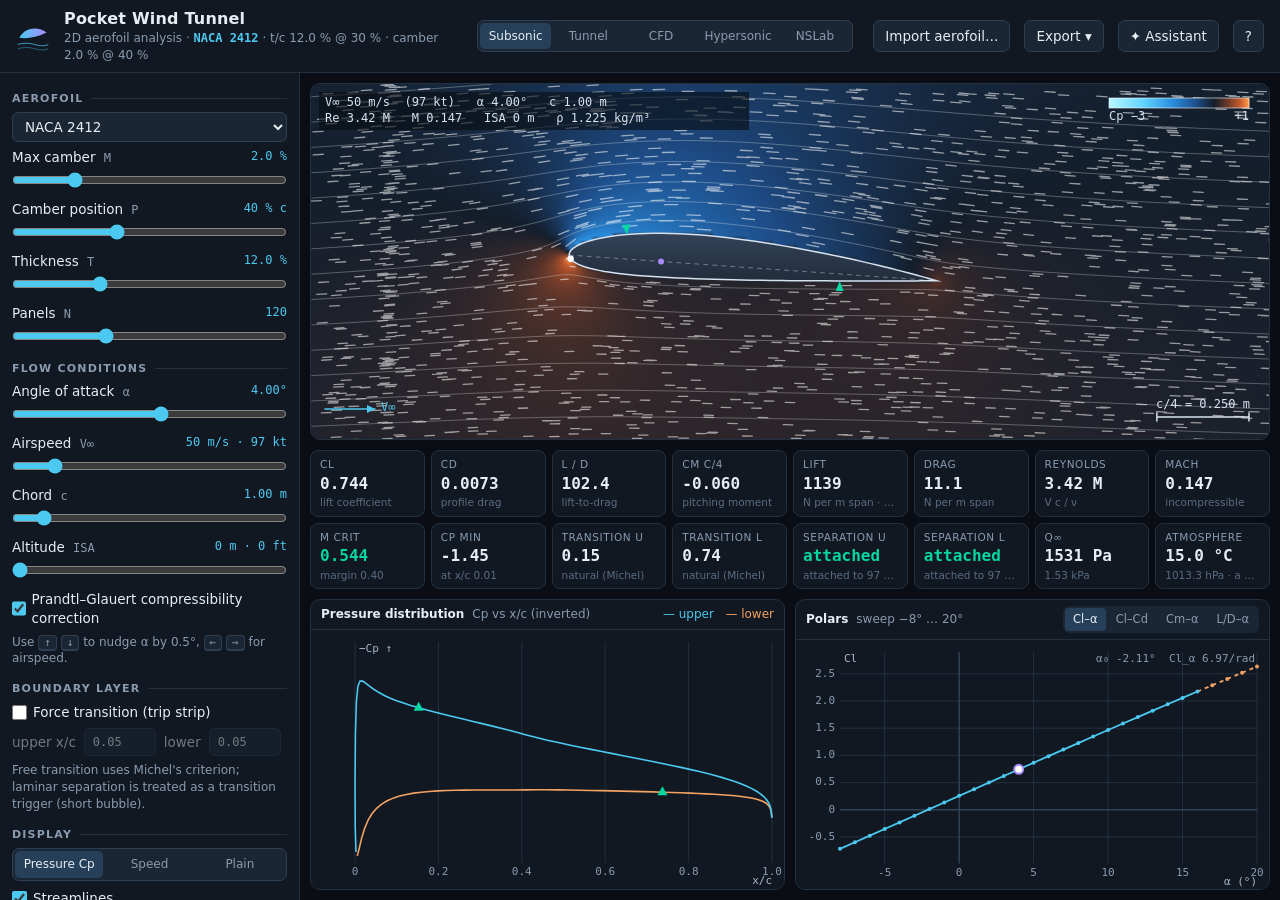
<file: pocket-wind-tunnel/Pocket Wind Tunnel.html>
<!DOCTYPE html>
<html lang="en">
<head>
<meta charset="utf-8">
<meta name="viewport" content="width=device-width, initial-scale=1">
<title>Pocket Wind Tunnel</title>
<style>
:root {
  --bg: #0a0e14; --panel: #111821; --panel2: #161f2b; --panel3: #1b2634; --border: #223040; --border2: #2e3f54;
  --text: #e6edf3; --muted: #8a9bb0; --dim: #5b6b80;
  --cyan: #4cc9f0; --amber: #f4a261; --red: #ef476f; --green: #06d6a0; --violet: #a78bfa; --white: #ffffff;
  --mono: ui-monospace, "Cascadia Code", Consolas, "SF Mono", Menlo, monospace;
  --sans: "Segoe UI", system-ui, -apple-system, Roboto, "Helvetica Neue", Arial, sans-serif;
  --radius: 10px;
}
* { box-sizing: border-box; }
html, body { height: 100%; margin: 0; }
body { background: var(--bg); color: var(--text); font-family: var(--sans); font-size: 13.5px; line-height: 1.4; overflow: hidden; }
button, select, input, textarea { font: inherit; color: inherit; }
a { color: var(--cyan); }

#app { display: grid; grid-template-rows: auto 1fr; height: 100vh; }

/* ---------- header ---------- */
header { display: flex; align-items: center; gap: 14px; padding: 8px 16px; border-bottom: 1px solid var(--border); background: var(--panel); }
header .logo { width: 34px; height: 34px; flex: none; }
header h1 { font-size: 16px; margin: 0; font-weight: 650; letter-spacing: .2px; }
header .sub { color: var(--muted); font-size: 12px; }
header .sub b { color: var(--cyan); font-family: var(--mono); font-weight: 600; }
header .spacer { flex: 1; }
.btn { background: var(--panel3); border: 1px solid var(--border2); color: var(--text); padding: 6px 11px; border-radius: 7px; cursor: pointer; white-space: nowrap; }
.btn:hover { background: #22334a; border-color: #3c5270; }
.btn.primary { background: #1c4f66; border-color: #2b7d9e; }
.btn.primary:hover { background: #23617d; }
.btn.small { padding: 3px 8px; font-size: 12px; }
.menu { position: relative; }
.menu .dropdown { display: none; position: absolute; right: 0; top: calc(100% + 4px); background: var(--panel2); border: 1px solid var(--border2); border-radius: 8px; min-width: 220px; z-index: 20; box-shadow: 0 10px 30px rgba(0,0,0,.5); padding: 4px; }
.menu.open .dropdown { display: block; }
.dropdown button { display: block; width: 100%; text-align: left; background: none; border: 0; padding: 8px 10px; border-radius: 6px; cursor: pointer; }
.dropdown button:hover { background: var(--panel3); }
.dropdown small { display: block; color: var(--muted); font-size: 11px; }

/* ---------- layout ---------- */
main { display: grid; grid-template-columns: 300px 1fr; min-height: 0; }
aside:first-child { border-right: 1px solid var(--border); background: var(--panel); overflow-y: auto; padding: 10px 12px 24px; }
section.ctl-group { margin-bottom: 14px; }
section.ctl-group h2 { font-size: 11px; text-transform: uppercase; letter-spacing: 1.2px; color: var(--muted); margin: 8px 0 6px; font-weight: 600; display: flex; align-items: center; gap: 8px; }
section.ctl-group h2::after { content: ""; flex: 1; height: 1px; background: var(--border); }
.ctl { display: grid; grid-template-columns: 1fr auto; grid-template-areas: "lbl out" "rng rng"; gap: 2px 8px; margin: 6px 0 9px; }
.ctl .lbl { grid-area: lbl; color: var(--text); }
.ctl .lbl em { font-style: normal; color: var(--muted); margin-left: 4px; font-family: var(--mono); font-size: 12px; }
.ctl output { grid-area: out; font-family: var(--mono); font-size: 12px; color: var(--cyan); white-space: nowrap; }
.ctl input[type=range] { grid-area: rng; width: 100%; margin: 0; accent-color: var(--cyan); height: 22px; }
.disabled .ctl, .ctl.disabled { opacity: .4; pointer-events: none; }
.row { display: flex; align-items: center; gap: 8px; margin: 6px 0; }
.row label { display: flex; align-items: center; gap: 6px; cursor: pointer; }
.row input[type=checkbox] { accent-color: var(--cyan); width: 15px; height: 15px; margin: 0; }
select, input[type=number], textarea { background: var(--panel3); border: 1px solid var(--border2); border-radius: 6px; padding: 5px 8px; color: var(--text); }
select { width: 100%; }
input[type=number] { width: 72px; font-family: var(--mono); font-size: 12px; }
.note { color: var(--muted); font-size: 12px; margin: 4px 0; }
.banner { background: #1b2f3a; border: 1px solid #2b5a6e; border-radius: 8px; padding: 8px 10px; margin: 6px 0; display: none; }
.banner.show { display: block; }
.banner b { color: var(--cyan); font-family: var(--mono); }
.segmented { display: flex; background: var(--panel3); border: 1px solid var(--border2); border-radius: 7px; padding: 2px; gap: 2px; }
.segmented button { flex: 1; background: none; border: 0; padding: 5px 6px; border-radius: 5px; cursor: pointer; color: var(--muted); font-size: 12px; }
.segmented button.active { background: #26405a; color: var(--text); }
.kbd { font-family: var(--mono); font-size: 11px; background: var(--panel3); border: 1px solid var(--border2); border-bottom-width: 2px; border-radius: 4px; padding: 0 5px; }

.content { display: grid; grid-template-rows: minmax(280px, 1fr) auto minmax(210px, 36%); min-height: 0; min-width: 0; gap: 10px; padding: 10px; }
.canvasWrap { position: relative; background: var(--panel); border: 1px solid var(--border); border-radius: var(--radius); overflow: hidden; min-height: 0; }
#flow { width: 100%; height: 100%; display: block; cursor: crosshair; }
#hover { position: absolute; pointer-events: none; background: rgba(8,12,18,.85); border: 1px solid var(--border2); border-radius: 6px; padding: 4px 8px; font-family: var(--mono); font-size: 11.5px; display: none; white-space: nowrap; }
.canvasWrap .toolbar { position: absolute; top: 8px; right: 8px; display: flex; gap: 6px; }

/* ---------- tiles ---------- */
.tiles { display: grid; grid-template-columns: repeat(auto-fit, minmax(108px, 1fr)); gap: 6px; }
.tile { background: var(--panel); border: 1px solid var(--border); border-radius: 8px; padding: 6px 9px; min-width: 0; }
.tile .k { font-size: 10.5px; color: var(--muted); text-transform: uppercase; letter-spacing: .6px; white-space: nowrap; overflow: hidden; text-overflow: ellipsis; }
.tile .v { font-family: var(--mono); font-size: 16px; font-weight: 600; margin-top: 1px; white-space: nowrap; }
.tile .u { font-size: 10.5px; color: var(--dim); white-space: nowrap; overflow: hidden; text-overflow: ellipsis; }
.tile.warn .v { color: var(--amber); }
.tile.bad .v { color: var(--red); }
.tile.good .v { color: var(--green); }

/* ---------- plots ---------- */
.plots { display: grid; grid-template-columns: 1fr 1fr; gap: 10px; min-height: 0; }
.plot { background: var(--panel); border: 1px solid var(--border); border-radius: var(--radius); display: grid; grid-template-rows: auto 1fr; min-height: 0; min-width: 0; overflow: hidden; }
.plot .head { display: flex; align-items: center; gap: 8px; padding: 6px 10px; border-bottom: 1px solid var(--border); font-size: 12px; color: var(--muted); }
.plot .head b { color: var(--text); font-weight: 600; }
.plot .head .spacer { flex: 1; }
.plot canvas { width: 100%; height: 100%; display: block; min-height: 0; }
.tabs { display: flex; gap: 2px; background: var(--panel3); border-radius: 6px; padding: 2px; }
.tabs button { background: none; border: 0; color: var(--muted); padding: 3px 8px; border-radius: 4px; cursor: pointer; font-size: 11.5px; }
.tabs button.active { background: #26405a; color: var(--text); }

/* ---------- dialogs ---------- */
dialog { background: var(--panel2); color: var(--text); border: 1px solid var(--border2); border-radius: 12px; padding: 0; max-width: min(760px, 92vw); width: 640px; box-shadow: 0 20px 60px rgba(0,0,0,.6); }
dialog::backdrop { background: rgba(0,0,0,.55); }
dialog .dhead { display: flex; align-items: center; padding: 12px 16px; border-bottom: 1px solid var(--border); }
dialog .dhead h3 { margin: 0; font-size: 15px; flex: 1; }
dialog .dbody { padding: 14px 16px; max-height: 70vh; overflow-y: auto; }
dialog .dbody h4 { margin: 14px 0 4px; font-size: 13px; color: var(--cyan); }
dialog .dbody p, dialog .dbody li { color: #c9d4e0; }
dialog .dbody code { font-family: var(--mono); font-size: 12px; background: var(--panel3); padding: 1px 5px; border-radius: 4px; }
dialog textarea { width: 100%; height: 180px; font-family: var(--mono); font-size: 12px; resize: vertical; }
dialog .dfoot { display: flex; gap: 8px; justify-content: flex-end; padding: 10px 16px; border-top: 1px solid var(--border); }
.err { color: var(--red); font-size: 12px; min-height: 1.2em; }
table.ref { border-collapse: collapse; width: 100%; font-size: 12px; }
table.ref td { padding: 3px 6px; border-bottom: 1px solid var(--border); vertical-align: top; }
table.ref td:first-child { color: var(--muted); white-space: nowrap; }

/* ---------- responsive ---------- */
@media (max-width: 900px) {
  body { overflow: auto; }
  #app { height: auto; }
  main { grid-template-columns: 1fr; }
  aside { border-right: 0; border-bottom: 1px solid var(--border); max-height: none; }
  .content { grid-template-rows: 360px auto auto; }
  .plots { grid-template-columns: 1fr; }
  .plot { height: 240px; }
}

/* ---------- assistant drawer ---------- */
main.with-assist { grid-template-columns: 300px 1fr 400px; }
.assist { border-left: 1px solid var(--border); background: var(--panel); display: grid; grid-template-columns: minmax(0, 1fr); grid-template-rows: auto auto 1fr auto auto; min-height: 0; min-width: 0; overflow: hidden; }
.assist > * { min-width: 0; }
.ahead, .asettings .row { flex-wrap: nowrap; }
.asettings .row input[type=text] { min-width: 0; }
.ainput textarea { min-width: 0; }
.plot .head { flex-wrap: wrap; }
.assist[hidden] { display: none; }
.ahead { display: flex; align-items: center; gap: 8px; padding: 8px 10px; border-bottom: 1px solid var(--border); }
.ahead b { font-size: 13px; }
.astatus { font-size: 11.5px; font-family: var(--mono); flex: 1; color: var(--muted); }
.astatus.ok { color: var(--green); } .astatus.busy { color: var(--amber); } .astatus.off { color: var(--muted); }
.asettings { padding: 8px 10px; border-bottom: 1px solid var(--border); background: var(--panel2); font-size: 12px; }
.asettings[hidden] { display: none; }
.asettings .row input[type=text], .asettings .row select { flex: 1; width: auto; font-family: var(--mono); font-size: 12px; }
.asettings details { margin-top: 6px; color: var(--muted); }
.asettings details summary { cursor: pointer; color: var(--text); }
.asettings ol { margin: 6px 0 0 18px; padding: 0; } .asettings li { margin: 3px 0; }
.amsgs { overflow-y: auto; padding: 10px; display: flex; flex-direction: column; gap: 8px; min-height: 0; }
.amsg { max-width: 96%; border-radius: 10px; padding: 7px 10px; font-size: 13px; line-height: 1.45; }
.amsg.user { align-self: flex-end; background: #1c4f66; border: 1px solid #2b7d9e; white-space: pre-wrap; }
.amsg.assistant { align-self: flex-start; background: var(--panel3); border: 1px solid var(--border2); }
.amsg.assistant.pending .mbody { color: var(--muted); font-style: italic; }
.amsg.tool { align-self: flex-start; background: none; border: 1px dashed var(--border2); color: var(--muted); font-family: var(--mono); font-size: 11px; padding: 3px 8px; max-width: 100%; word-break: break-all; }
.amsg.system { align-self: center; color: var(--amber); font-size: 12px; background: none; text-align: center; }
.amsg p { margin: 0 0 4px; } .amsg h5 { margin: 6px 0 2px; font-size: 12.5px; color: var(--cyan); }
.amsg ul, .amsg ol { margin: 2px 0 4px 18px; padding: 0; } .amsg li { margin: 1px 0; }
.amsg code { font-family: var(--mono); font-size: 12px; background: rgba(0,0,0,.25); padding: 0 4px; border-radius: 3px; }
.amsg pre { font-family: var(--mono); font-size: 11.5px; background: rgba(0,0,0,.3); padding: 6px 8px; border-radius: 6px; overflow-x: auto; white-space: pre; }
.achips { display: flex; flex-wrap: wrap; gap: 5px; padding: 6px 10px; border-top: 1px solid var(--border); }
.achips button { background: var(--panel3); border: 1px solid var(--border2); color: var(--muted); border-radius: 12px; padding: 3px 9px; font-size: 11.5px; cursor: pointer; }
.achips button:hover { color: var(--text); border-color: #3c5270; }
.ainput { display: flex; gap: 6px; padding: 8px 10px 10px; }
.ainput textarea { flex: 1; resize: none; font-size: 13px; font-family: var(--sans); }
.btn.active { background: #26405a; border-color: #3c5270; }
@media (max-width: 1200px) { main.with-assist { grid-template-columns: 300px 1fr 340px; } }
@media (max-width: 900px) { main.with-assist { grid-template-columns: 1fr; } .assist { height: 60vh; border-left: 0; border-top: 1px solid var(--border); } }

/* NSLab health report */
.hrow { display: grid; grid-template-columns: 1fr auto auto; gap: 6px; font-size: 11px; padding: 2px 0; border-bottom: 1px solid var(--border2); align-items: baseline; }
.hrow .hk { color: var(--muted); }
.hrow .hv { font-family: var(--mono); color: var(--text); text-align: right; }
.hrow .hg { font-family: var(--mono); font-weight: 600; min-width: 34px; text-align: right; }
.hrow .hg.pass { color: var(--green); } .hrow .hg.warn { color: var(--amber); } .hrow .hg.fail { color: var(--red); }

</style>
<script>window.PWT_BUILD = {"version":"0.5.1","date":"2026-08-25","nslab":"0.1.2"};</script>
</head>
<body>
<div id="app">
  <header>
    <svg class="logo" viewBox="0 0 40 40" aria-hidden="true">
      <defs><linearGradient id="lg" x1="0" x2="1"><stop offset="0" stop-color="#4cc9f0"/><stop offset="1" stop-color="#a78bfa"/></linearGradient></defs>
      <path d="M4 22 C 10 10, 26 8, 36 16 C 28 20, 16 24, 4 22 Z" fill="url(#lg)"/>
      <path d="M2 30 Q 12 27 22 30 T 38 30" stroke="#4cc9f0" stroke-width="1.4" fill="none" opacity=".7"/>
      <path d="M2 35 Q 12 32 22 35 T 38 35" stroke="#4cc9f0" stroke-width="1.4" fill="none" opacity=".4"/>
    </svg>
    <div>
      <h1>Pocket Wind Tunnel</h1>
      <div class="sub">2D aerofoil analysis · <b id="foilName">NACA 2412</b> <span id="foilStats"></span></div>
    </div>
    <div class="spacer"></div>
    <div class="segmented" id="modeSwitch" style="width:450px;margin-right:6px"><button data-mode="sub" class="active">Subsonic</button><button data-mode="tunnel">Tunnel</button><button data-mode="cfd">CFD</button><button data-mode="hyper">Hypersonic</button><button data-mode="ns">NSLab</button></div>
    <button class="btn" id="btnImport" title="Load any aerofoil coordinate file (UIUC .dat, Selig or Lednicer)">Import aerofoil…</button>
    <div class="menu" id="exportMenu">
      <button class="btn" id="btnExport">Export ▾</button>
      <div class="dropdown">
        <button data-export="cp">Cp distribution / time series (CSV)<small>x/c, y/c, Cp, surface — at current α; NSLab: E, Z, ε, max|ω| vs t</small></button>
        <button data-export="polar">Polar / spectrum (CSV)<small>α, Cl, Cd, Cm, L/D, transition &amp; separation; NSLab: E(k)</small></button>
        <button data-export="bl">Boundary layer / field / dossier<small>BL march (subsonic), surface table (hypersonic), field (CFD), evidence dossier JSON (NSLab)</small></button>
        <button data-export="dat">Coordinates (.dat)<small>Selig format, XFOIL-compatible</small></button>
        <button data-export="png">Flow image (PNG)<small>Snapshot of the tunnel view</small></button>
      </div>
    </div>
    <button class="btn" id="btnAssist" title="Local AI assistant (Ctrl+K)">✦ Assistant</button>
    <button class="btn" id="btnHelp" title="Method, limitations, references">?</button>
  </header>

  <main>
    <aside>
      <section class="ctl-group" data-mode="sub tunnel cfd hyper">
        <h2>Aerofoil</h2>
        <div class="row"><select id="preset"></select></div>
        <div class="banner" id="importBanner"><span id="importKind">Imported:</span> <b id="importName"></b><br><button class="btn small" id="btnBackNaca" style="margin-top:6px">Back to NACA sliders</button></div>
        <div id="nacaControls">
          <label class="ctl"><span class="lbl">Max camber <em>M</em></span><input type="range" id="M" min="0" max="9.5" step="0.5" value="2"><output id="MOut"></output></label>
          <label class="ctl"><span class="lbl">Camber position <em>P</em></span><input type="range" id="P" min="1" max="9" step="1" value="4"><output id="POut"></output></label>
          <label class="ctl"><span class="lbl">Thickness <em>T</em></span><input type="range" id="T" min="4" max="30" step="0.5" value="12"><output id="TOut"></output></label>
        </div>
        <label class="ctl"><span class="lbl">Panels <em>N</em></span><input type="range" id="panels" min="60" max="240" step="20" value="120"><output id="panelsOut"></output></label>
      </section>

      <section class="ctl-group" data-mode="tunnel" hidden>
        <h2>Test section</h2>
        <div class="row"><select id="tType"><option value="closed">Closed test section (solid walls)</option><option value="open">Open jet (free boundaries)</option></select></div>
        <label class="ctl"><span class="lbl">Tunnel height <em>h/c</em></span><input type="range" id="tHc" min="1.5" max="12" step="0.1" value="4"><output id="tHcOut"></output></label>
        <label class="ctl"><span class="lbl">Model offset from centreline</span><input type="range" id="tOff" min="-0.3" max="0.3" step="0.02" value="0"><output id="tOffOut"></output></label>
        <div class="note">Walls are represented exactly by the infinite image system of every panel (closed-form row kernels). The flow conditions below set α, speed and Reynolds number; "measured" values come from the tunnel solution, then the classical Barlow–Rae–Pope / Allen–Vincenti corrections are applied and compared with free air.</div>
      </section>
      <section class="ctl-group" data-mode="sub tunnel">
        <h2>Flow conditions</h2>
        <label class="ctl"><span class="lbl">Angle of attack <em>α</em></span><input type="range" id="alpha" min="-15" max="20" step="0.25" value="4"><output id="alphaOut"></output></label>
        <label class="ctl"><span class="lbl">Airspeed <em>V∞</em></span><input type="range" id="V" min="5" max="340" step="1" value="50"><output id="VOut"></output></label>
        <label class="ctl"><span class="lbl">Chord <em>c</em></span><input type="range" id="chord" min="0.1" max="10" step="0.05" value="1"><output id="chordOut"></output></label>
        <label class="ctl"><span class="lbl">Altitude <em>ISA</em></span><input type="range" id="alt" min="0" max="20000" step="100" value="0"><output id="altOut"></output></label>
        <div class="row"><label><input type="checkbox" id="compressible" checked> Prandtl–Glauert compressibility correction</label></div>
        <div class="note">Use <span class="kbd">↑</span> <span class="kbd">↓</span> to nudge α by 0.5°, <span class="kbd">←</span> <span class="kbd">→</span> for airspeed.</div>
      </section>

      <section class="ctl-group" data-mode="sub tunnel">
        <h2>Boundary layer</h2>
        <div class="row"><label><input type="checkbox" id="trip"> Force transition (trip strip)</label></div>
        <div class="row" id="tripRow" style="opacity:.45">
          <span>upper x/c</span><input type="number" id="xtrU" min="0.01" max="0.95" step="0.01" value="0.05">
          <span>lower</span><input type="number" id="xtrL" min="0.01" max="0.95" step="0.01" value="0.05">
        </div>
        <div class="note">Free transition uses Michel's criterion; laminar separation is treated as a transition trigger (short bubble).</div>
      </section>

      <section class="ctl-group" data-mode="sub tunnel">
        <h2>Display</h2>
        <div class="segmented" id="fieldMode">
          <button data-field="cp" class="active">Pressure Cp</button>
          <button data-field="speed">Speed</button>
          <button data-field="off">Plain</button>
        </div>
        <div class="row" style="margin-top:8px"><label><input type="checkbox" id="streamlines" checked> Streamlines</label></div>
        <div class="row"><label><input type="checkbox" id="smoke" checked> Smoke particles</label></div>
        <div class="row"><label><input type="checkbox" id="blMarkers" checked> Transition / separation markers</label></div>
        <div class="row"><label><input type="checkbox" id="cpVectors"> Surface pressure arrows</label></div>
      </section>

      <section class="ctl-group" data-mode="hyper" hidden>
        <h2>Hypersonic flow</h2>
        <label class="ctl"><span class="lbl">Mach number <em>M∞</em></span><input type="range" id="hM" min="1.5" max="25" step="0.1" value="6"><output id="hMOut"></output></label>
        <label class="ctl"><span class="lbl">Altitude <em>US76</em></span><input type="range" id="hAlt" min="0" max="86000" step="500" value="30000"><output id="hAltOut"></output></label>
        <label class="ctl"><span class="lbl">Angle of attack <em>α</em></span><input type="range" id="hAlpha" min="-20" max="30" step="0.5" value="5"><output id="hAlphaOut"></output></label>
        <label class="ctl"><span class="lbl">Chord <em>c</em></span><input type="range" id="hChord" min="0.1" max="20" step="0.1" value="2"><output id="hChordOut"></output></label>
        <label class="ctl"><span class="lbl">Ratio of specific heats <em>γ</em></span><input type="range" id="hGamma" min="1.1" max="1.67" step="0.01" value="1.4"><output id="hGammaOut"></output></label>
        <label class="ctl"><span class="lbl">Wall temperature <em>Tw</em></span><input type="range" id="hTw" min="200" max="2500" step="10" value="600"><output id="hTwOut"></output></label>
        <div class="note"><span class="kbd">↑</span> <span class="kbd">↓</span> nudge α by 0.5°, <span class="kbd">←</span> <span class="kbd">→</span> Mach by 0.5. Lower γ (≈1.3) mimics vibrationally excited air.</div>
      </section>
      <section class="ctl-group" data-mode="hyper" hidden>
        <h2>Method</h2>
        <div class="row"><select id="hMethod">
          <option value="se">Shock-expansion (Newtonian blunt nose)</option>
          <option value="wedge">Tangent-wedge</option>
          <option value="newton">Modified Newtonian</option>
          <option value="newtonClassic">Classic Newtonian (Cp,max = 2)</option>
        </select></div>
        <div class="row"><span>Boundary layer</span><select id="hBL" style="width:auto;flex:1">
          <option value="lam">Laminar</option><option value="turb">Turbulent</option><option value="trans" selected>Transition at Re<sub>x</sub></option>
        </select></div>
        <div class="row"><span>Re<sub>x,tr</sub></span><input type="number" id="hRexTr" value="2000000" step="100000" min="1000" style="width:110px"><span>Nose r (mm)</span><input type="number" id="hRn" placeholder="auto" min="0" step="0.5" style="width:70px"></div>
        <div class="note">Skin friction and heating from Eckert's reference-temperature flat-plate correlations along each surface; stagnation heating from Sutton–Graves.</div>
      </section>
      <section class="ctl-group" data-mode="hyper" hidden>
        <h2>Display</h2>
        <div class="row"><span>Surface colour</span><select id="hColour" style="width:auto;flex:1">
          <option value="cp">Pressure coefficient</option><option value="p">Pressure ratio p/p∞</option><option value="q">Wall heat flux</option><option value="M">Local Mach</option><option value="T">Edge temperature</option>
        </select></div>
        <div class="row"><label><input type="checkbox" id="hMachLines" checked> Expansion fans &amp; Mach lines</label></div>
      </section>

      <section class="ctl-group" data-mode="ns" hidden>
        <h2>Experiment</h2>
        <div class="row"><select id="nIc">
          <option value="tgv" selected>Taylor–Green vortex (3D)</option>
          <option value="tubes">Antiparallel vortex tubes</option>
          <option value="random">Random solenoidal field</option>
          <option value="abc">Arnold–Beltrami–Childress (exact)</option>
          <option value="tgv2d">Taylor–Green 2D (exact decay)</option>
        </select></div>
        <div class="note" id="nIcNote"></div>
        <div class="row" id="nP0Row"><span id="nP0L" style="flex:1"></span><input type="number" id="nP0" step="any" style="width:80px"></div>
        <div class="row" id="nP1Row"><span id="nP1L" style="flex:1"></span><input type="number" id="nP1" step="any" style="width:80px"></div>
        <div class="row" id="nP2Row"><span id="nP2L" style="flex:1"></span><input type="number" id="nP2" step="any" style="width:80px"></div>
        <div class="row" id="nP3Row"><span id="nP3L" style="flex:1"></span><input type="number" id="nP3" step="any" style="width:80px"></div>
        <label class="ctl"><span class="lbl">Reynolds number <em>Re</em></span><input type="range" id="nRe" min="0" max="4.3" step="0.05" value="3.2"><output id="nReOut"></output></label>
        <div class="row"><span>Grid N³</span><select id="nN" style="width:auto;flex:1"><option>16</option><option>24</option><option selected>32</option><option>48</option><option>64</option><option>96</option><option>128</option></select></div>
        <label class="ctl"><span class="lbl">End time <em>t</em></span><input type="range" id="nTEnd" min="0.5" max="30" step="0.5" value="10"><output id="nTEndOut"></output></label>
        <div class="row" style="gap:6px"><button class="btn primary" id="nRun" style="flex:1">Run</button><button class="btn" id="nPause" style="flex:1" disabled>Pause</button><button class="btn" id="nReset">Reset</button></div>
        <div class="note" id="nStatus">Idle — set up the experiment and press Run.</div>
      </section>
      <section class="ctl-group" data-mode="ns" hidden>
        <h2>Numerics &amp; refinement</h2>
        <label class="ctl"><span class="lbl">CFL (adaptive Δt)</span><input type="range" id="nCfl" min="0.1" max="0.8" step="0.05" value="0.4"><output id="nCflOut"></output></label>
        <div class="row"><span style="flex:1">Fixed Δt (0 = adaptive)</span><input type="number" id="nDt" step="any" min="0" value="0" style="width:80px"></div>
        <div class="row"><span>Snapshot every</span><select id="nOut" style="width:auto;flex:1"><option value="0.1">0.1</option><option value="0.25">0.25</option><option value="0.5" selected>0.5</option><option value="1">1</option></select></div>
        <div class="row"><span>Study</span><select id="nStudy" style="width:auto;flex:1"><option value="none" selected>single run</option><option value="grid">grid refinement ladder</option><option value="time">time-step refinement ladder</option></select></div>
        <div class="row" id="nGridRow" style="display:none"><span>N ladder</span><input type="text" id="nGrid" value="16,24,32" style="flex:1"></div>
        <div class="row" id="nDtRow" style="display:none"><span>Δt ladder</span><input type="text" id="nDtLadder" value="0.08,0.04,0.02" style="flex:1"></div>
        <div class="note">Pseudo-spectral (2/3 dealiased) + RK4 on the periodic 2π box. Cost grows as N³ log N: 32³ ≈ 35 ms/step, 64³ ≈ 0.3 s/step, 96³ ≈ 1 s/step. A refinement ladder reruns the case per level and grades whether the peaks converged.</div>
      </section>
      <section class="ctl-group" data-mode="ns" hidden>
        <h2>Display</h2>
        <div class="row"><span>Field</span><select id="nField" style="width:auto;flex:1">
          <option value="vort" selected>|ω| vorticity magnitude</option><option value="q">Q-criterion</option><option value="stretch">ω·S·ω vortex stretching</option><option value="speed">|u|</option><option value="ke">kinetic energy ½|u|²</option><option value="u">u</option><option value="v">v</option><option value="w">w</option><option value="omx">ωx</option><option value="omy">ωy</option><option value="omz">ωz</option>
        </select></div>
        <div class="row"><span>Plane</span><select id="nAxis" style="width:auto;flex:1"><option value="z" selected>z = const (x–y plane)</option><option value="y">y = const (x–z plane)</option><option value="x">x = const (y–z plane)</option></select></div>
        <label class="ctl"><span class="lbl">Slice index</span><input type="range" id="nSlice" min="0" max="31" step="1" value="0"><output id="nSliceOut"></output></label>
      </section>
      <section class="ctl-group" data-mode="ns" hidden>
        <h2>Health report</h2>
        <div id="nHealth"></div>
      </section>
      <section class="ctl-group" data-mode="cfd" hidden>
        <h2>CFD case</h2>
        <div class="row"><select id="cModel">
          <option value="euler">Euler — inviscid compressible</option>
          <option value="laminar">Laminar Navier–Stokes</option>
          <option value="sa" selected>RANS — Spalart–Allmaras turbulence</option>
          <option value="sst">RANS — k-ω SST turbulence (Menter 2003)</option>
        </select></div>
        <label class="ctl"><span class="lbl">Mach number <em>M∞</em></span><input type="range" id="cM" min="0.05" max="1.5" step="0.01" value="0.15"><output id="cMOut"></output></label>
        <label class="ctl"><span class="lbl">Reynolds number <em>Re</em></span><input type="range" id="cRe" min="3" max="8" step="0.05" value="6.5"><output id="cReOut"></output></label>
        <label class="ctl"><span class="lbl">Angle of attack <em>α</em></span><input type="range" id="cAlpha" min="-10" max="20" step="0.25" value="4"><output id="cAlphaOut"></output></label>
        <label class="ctl"><span class="lbl">Altitude <em>ISA · T∞</em></span><input type="range" id="cAlt" min="0" max="20000" step="500" value="0"><output id="cAltOut"></output></label>
        <div class="row" style="gap:6px"><button class="btn primary" id="cRun" style="flex:1">Run</button><button class="btn" id="cPause" style="flex:1" disabled>Pause</button><button class="btn" id="cReset">Reset</button></div>
        <div class="note" id="cStatus">Idle — set up the case and press Run.</div>
      </section>
      <section class="ctl-group" data-mode="cfd" hidden>
        <h2>Mesh &amp; numerics</h2>
        <div class="row"><span>Normal layers</span><select id="cNJ" style="width:auto;flex:1"><option>32</option><option>48</option><option selected>64</option><option>96</option><option>128</option></select></div>
        <div class="row" id="cYplusRow"><span>Target y+</span><select id="cYplus" style="width:auto;flex:1"><option>0.5</option><option selected>1</option><option>2</option><option>5</option></select></div>
        <div class="row"><span>Far-field (chords)</span><select id="cFar" style="width:auto;flex:1"><option>15</option><option selected>25</option><option>40</option></select></div>
        <label class="ctl"><span class="lbl">CFL number</span><input type="range" id="cCfl" min="5" max="100" step="5" value="30"><output id="cCflOut"></output></label>
        <label class="ctl"><span class="lbl">Iteration limit</span><input type="range" id="cMaxIter" min="500" max="20000" step="500" value="4000"><output id="cMaxIterOut"></output></label>
        <label class="ctl"><span class="lbl">Convergence target</span><input type="range" id="cTarget" min="2" max="8" step="0.5" value="4"><output id="cTargetOut"></output></label>
        <div class="row"><label><input type="checkbox" id="cInit" checked> Initialise from panel-method flow + analytic boundary layer</label></div>
        <div class="note">Around the section: Panels <em>N</em> above sets the cells around the body (use 160–240 for RANS). First-cell height follows the y+ target (RANS) or the Reynolds number (laminar).</div>
      </section>
      <section class="ctl-group" data-mode="cfd" hidden>
        <h2>Display</h2>
        <div class="row"><span>Field</span><select id="cField" style="width:auto;flex:1">
          <option value="mach" selected>Mach number</option><option value="cp">Pressure coefficient</option><option value="p">Pressure p/p∞</option><option value="rho">Density</option><option value="V">Speed |V|/V∞</option><option value="T">Temperature</option><option value="mut">Eddy viscosity μt/μ</option><option value="vort">Vorticity</option><option value="tke">Turbulent kinetic energy k/V∞² (SST)</option><option value="omega">log10 ω (SST)</option><option value="f1">F1 blending function (SST)</option>
        </select></div>
        <div class="row"><label><input type="checkbox" id="cMesh"> Show mesh</label></div>
        <div class="row"><label><input type="checkbox" id="cOverlay" checked> Overlay panel-method Cp</label></div>
      </section>

      <div class="note" style="margin-top:18px">Single file · no network · no dependencies.<br>Hess–Smith panel method + integral boundary layer. Press <span class="kbd">?</span> for method notes and limitations.</div>
    </aside>

    <div class="content">
      <div class="canvasWrap">
        <canvas id="flow"></canvas>
        <div id="hover"></div>
      </div>
      <div class="tiles" id="tiles"></div>
      <div class="plots">
        <div class="plot">
          <div class="head"><b id="cpHeadTitle">Pressure distribution</b> <span id="cpHeadSub">Cp vs x/c (inverted)</span><span class="spacer"></span><span id="cpLegend"><span style="color:var(--cyan)">— upper</span> &nbsp; <span style="color:var(--amber)">— lower</span></span></div>
          <canvas id="cpPlot"></canvas>
        </div>
        <div class="plot">
          <div class="head"><b>Polars</b> <span id="polarNote">sweep −8° … 20°</span><span class="spacer"></span>
            <div class="tabs" id="polarTabs"><button data-tab="cla" class="active">Cl–α</button><button data-tab="clcd">Cl–Cd</button><button data-tab="cma">Cm–α</button><button data-tab="lda">L/D–α</button></div>
          </div>
          <canvas id="polarPlot"></canvas>
        </div>
      </div>
    </div>
    <aside id="assist" class="assist" hidden>
      <div class="ahead"><b>Assistant</b><span id="aStatus" class="astatus off">○ not connected</span><button class="btn small" id="aClear" title="Clear conversation">Clear</button><button class="btn small" id="aSettingsBtn" title="Server settings and setup notes">⚙</button><button class="btn small" id="aClose" title="Close (Ctrl+K)">✕</button></div>
      <div class="asettings" id="aSettings" hidden>
        <div class="row"><span>Server</span><input type="text" id="aUrl" value="http://localhost:11434" spellcheck="false"><button class="btn small" id="aTest">Test</button></div>
        <div class="row"><span>Model</span><select id="aModel"></select><span>temp</span><input type="number" id="aTemp" min="0" max="1" step="0.1" value="0.2" style="width:58px"></div>
        <div class="row"><span>Tool format</span><select id="aToolFmt" style="width:auto;flex:1"><option value="auto">auto (Phi → functools, others → API tools)</option><option value="phi">Phi functools in prompt</option><option value="native">API-native tools</option></select></div>
        <div class="note" id="aModels">—</div>
        <details><summary>Setup notes (one-time)</summary>
          <ol>
            <li>Install <b>Ollama</b> (free, ollama.com) and run <code>ollama pull phi4-mini</code> (≈2.5 GB; Q4_K_M, ~2.8 GB VRAM or CPU).</li>
            <li>Let this file talk to Ollama: in PowerShell run <code>[Environment]::SetEnvironmentVariable('OLLAMA_ORIGINS','*','User')</code>, then quit Ollama from the tray and start it again.</li>
            <li>Press <b>Test</b>. Any OpenAI-compatible local server (llama.cpp <code>llama-server</code>, LM Studio) works too — set its URL.</li>
          </ol>
          <p>Privacy: nothing leaves this machine unless you point the server URL elsewhere (you will be warned). The model can only act through the app's own tools and is instructed to quote only computed numbers — it never does the maths.</p>
        </details>
      </div>
      <div class="amsgs" id="aMsgs"></div>
      <div class="achips" id="aChips">
        <button data-q="Summarise the current result and tell me what drives it.">Summarise result</button>
        <button data-q="Why is the drag what it is for this case? Break it into contributions and say what would reduce it.">Explain the drag</button>
        <button data-q="Run a polar from -4 to 12 degrees and tell me the best L/D and where it occurs.">Best L/D</button>
        <button data-q="Set up a NACA 0012 at 3 km altitude, 60 m/s, 1 m chord, 5 degrees and report Cl, Cd, transition and separation.">Set up a case</button>
        <button data-q="Switch to CFD mode, run RANS at the current conditions and compare Cl and Cd with the subsonic panel-method result.">RANS vs panel</button>
        <button data-q="Write a short engineering report (headings, key numbers, limitations) for the current case.">Write a report</button>
      </div>
      <div class="ainput"><textarea id="aText" rows="2" placeholder="Ask about the result, or tell me what to set up… (Enter to send)"></textarea><button class="btn primary" id="aSend">Send</button><button class="btn" id="aStop" hidden>Stop</button></div>
    </aside>
  </main>
</div>

<dialog id="dlgImport">
  <div class="dhead"><h3>Import aerofoil coordinates</h3><button class="btn small" data-close>Close</button></div>
  <div class="dbody">
    <p>Paste coordinates from any UIUC-style <code>.dat</code> file (Selig: TE → upper → LE → lower → TE; or Lednicer with point counts on the first line), or choose a file. The section is normalised to unit chord and re-panelled with cosine spacing.</p>
    <div class="row"><input type="file" id="fileInput" accept=".dat,.txt,.csv,.coords"></div>
    <textarea id="pasteArea" placeholder="NACA 2412&#10;1.000000  0.001300&#10;0.950000  0.011400&#10;…"></textarea>
    <div class="err" id="importErr"></div>
  </div>
  <div class="dfoot"><button class="btn" data-close>Cancel</button><button class="btn primary" id="btnDoImport">Import</button></div>
</dialog>

<dialog id="dlgHelp">
  <div class="dhead"><h3>Pocket Wind Tunnel — how it works</h3><button class="btn small" data-close>Close</button></div>
  <div class="dbody">
    <p>A self-contained 2D aerofoil analysis tool: one HTML file, no libraries, no network access, runs from a USB stick or an air-gapped machine. Every number on screen comes from the methods below, computed live in your browser.</p>

    <h4>Inviscid flow — Hess–Smith panel method</h4>
    <p>The section is discretised into <em>N</em> straight panels with cosine spacing (dense at leading and trailing edges). Each panel carries a constant-strength source; a single vortex strength is shared by all panels. Flow tangency at every panel midpoint plus the Kutta condition at the trailing edge give an (<em>N</em>+1)×(<em>N</em>+1) linear system, factorised once per geometry (LU with partial pivoting) and re-solved for each angle of attack. Cp = 1 − (V<sub>t</sub>/V<sub>∞</sub>)². Lift and pitching moment are integrated from the surface pressures; lift is cross-checked against the Kutta–Joukowski circulation.</p>

    <h4>Viscous effects — integral boundary layer</h4>
    <p>Starting at the stagnation point on each surface: Thwaites' method for the laminar layer, Michel's criterion for natural transition (laminar separation, λ &lt; −0.09, is treated as a short-bubble transition trigger), then Head's entrainment method with Ludwieg–Tillmann skin friction for the turbulent layer, marched with a second-order scheme. Turbulent separation is flagged when the shape factor H exceeds 2.4. Profile drag comes from the Squire–Young formula at 97 % chord on both surfaces. The boundary layer is <strong>not</strong> coupled back into the inviscid solution, so Cl and Cm are inviscid values — they stay linear past stall. When more than about 20 % of the upper surface is separated the tiles turn amber and a warning appears: the real section is at or past Cl<sub>max</sub>, and the displayed lift should be treated as unreliable. Because the boundary layer is uncoupled, separation is predicted late — expect the flag a degree or two after the true stall.</p>

    <h4>Atmosphere &amp; compressibility</h4>
    <p>ISA temperature, pressure and density to 20 km; Sutherland's law for viscosity. Reynolds and Mach numbers follow from airspeed, chord and altitude. With the Prandtl–Glauert option on, Cp, Cl and Cm are scaled by 1/√(1 − M²). The critical Mach number is found by bisection where the scaled minimum Cp meets the isentropic sonic Cp*. Nothing here is valid near or above M<sub>crit</sub> — treat it as an indicator, not a prediction.</p>

    <h4>CFD mode — 2D Navier–Stokes / RANS</h4>
    <p>Solves the compressible Navier–Stokes equations (continuity, x- and y-momentum, energy — the NASA Glenn set without the z-terms) plus a turbulence model — Spalart–Allmaras (one transport equation) or Menter's k-ω SST (two) — as a cell-centred finite-volume scheme on a structured O-mesh generated around the section in the browser. Roe flux-difference splitting with an entropy fix on the acoustic waves, second-order MUSCL reconstruction with the van Albada limiter, Green–Gauss gradients with directional face correction for the viscous terms, Sutherland viscosity, matrix-free LU-SGS implicit time stepping with local time steps and a CFL ramp, characteristic far-field with a point-vortex lift correction, no-slip adiabatic wall. Spalart–Allmaras is the SA-noft2 form from NASA's Turbulence Modeling Resource; k-ω SST is the 2003 form (F1/F2 blending between the inner k-ω and outer k-ε sets, the strain-rate eddy-viscosity limiter μt = ρa₁k / max(a₁ω, S F2), production limited to 10 β*ρωk, cross-diffusion in the outer branch, Menter's wall condition ω = 60ν/(β₁d₁²) and the TMR free-stream values k∞ = 9·10⁻⁹ a∞², ω∞ = 10⁻⁶ ρ∞a∞²/μ∞). Turbulence scalars are convected with the discrete mass flux and integrated with their own point-implicit scalar operators. The run starts from the panel-method potential flow with an analytic boundary layer and log-law turbulence profiles, which cuts the transient by roughly an order of magnitude. The solver runs in a Web Worker; residuals, forces, the surface Cp/Cf and the selected field are streamed to the page as it converges.</p>
    <p><strong>Validation</strong> (<code>node test/validate-cfd.js</code>, <code>node test/bench-cfd.js</code>): inviscid NACA 0012 at M 0.3 matches the panel method + Prandtl–Glauert lift within 1 %; the transonic AGARD case (M 0.8, α 1.25°) gives Cl 0.33 / Cd 0.023 against 0.35 / 0.022 on a coarse mesh; the NACA 0012 case from the NASA TMR (M 0.15, Re 6 × 10⁶) reaches Cl 1.11 at α 10° with both turbulence models against 1.091 (SA) and 1.080 (SST), with drag converging toward the reference values (0.0123 / 0.0126) as the mesh is refined (SST: 0.0179 on 128×48, 0.0147 on 192×64 — the excess is pressure drag); at α 0° SST gives Cd 0.0090 on the coarse mesh against 0.0081. Above α ≈ 12° both models fall into a separated state on these meshes while the reference codes stay attached to 15°, so near-stall results from either model are not trustworthy.</p>
    <p><strong>Limits:</strong> steady solutions only (pseudo-time marching — separated or shedding flows will not converge and the residual will plateau; treat those results as time-averaged at best); mesh sizes of 10–30 k cells, so expect a few percent on lift and 10–20 % on drag compared with fine-mesh reference codes; no transition model (both RANS models are fully turbulent from the leading edge); no wall functions — keep y+ ≈ 1 (SST's ω wall condition assumes it); Roe's scheme without low-Mach preconditioning loses accuracy below M ≈ 0.1. One run takes tens of seconds to a few minutes depending on mesh and CFL.</p>

    <h4>Test-section mode — wall interference and blockage</h4>
    <p>Puts the section between the walls of a 2D test section (closed, or an open jet) and solves the flow <em>exactly</em>: every panel's source and vortex is reflected in both walls, giving two infinite rows of images with period 2h, and the infinite sums are evaluated in closed form (row kernels of the form cot(iπ(z − z₀)/2h)). The wall condition is satisfied to machine precision, so the "measured" Cl, Cm, Cd and Cp are what an ideal tunnel would report at the geometric incidence. The classical corrections are then applied: σ = π²/48 (c/h)², solid blockage ε_sb = Λσ with the shape factor Λ computed from the section's own doublet strength (8μ/πUc² — 0.235 for a NACA 0012, matching the charts), wake blockage ε_wb = c Cd,u/2h, streamline-curvature corrections Δα = (σ/2π)(Cl,u + 4 Cm,u), Cl = Cl,u(1 − σ − 2ε), Cm = Cm,u(1 − 2ε) + σCl,u/4, Cd = Cd,u(1 − 3ε_sb − 2ε_wb). The corrected point is compared with the free-air solution at the corrected incidence — the residual tells you how good the first-order corrections are for that h/c. Open jets use the opposite image signs (constant-pressure boundary, linearised); the classical formulae shown are the closed-section ones, so treat the open-jet residual as illustrative.</p>
    <p>Validation (<code>node test/validate-tunnel.js</code>): wall normal velocity &lt; 10⁻¹⁴; cylinder solid blockage within 3 % of the exact doublet-row result (π²/12)(d/h)²; cylinder Λ = 4.03 vs 4 exact; classical corrections recover free air within 0.3 % (NACA 0006, h/c 3) and 0.6 % (NACA 2412 at α 6°, h/c 2.5).</p>

    <h4>Assistant (optional, local LLM)</h4>
    <h4>NSLab — 3D incompressible Navier–Stokes laboratory</h4>
    <p>A research instrument, not an aircraft tool: the 3D incompressible Navier–Stokes equations on the periodic box [0, 2π]³, solved pseudo-spectrally (Fourier, 2/3-rule dealiasing, rotational form of the nonlinear term, exact projection so ∇·u = 0 to round-off) with classical RK4 in time, inside a Web Worker. Initial conditions: the Taylor–Green vortex (the standard benchmark for the development of small scales), antiparallel vortex tubes (the classic candidate for vortex-stretching singularities), a seeded random solenoidal field, and two exact decaying solutions (Arnold–Beltrami–Childress and the 2D Taylor–Green vortex) used to verify the code. Every run reports energy, enstrophy, palinstrophy, dissipation ε = 2νZ, max|ω|, the vortex-stretching term ⟨ω·S·ω⟩ computed two independent ways (spectrally and from physical-space gradients), the energy spectrum E(k), the Kolmogorov scale and kmax·η, velocity-derivative skewness, and the alignment of vorticity with the strain eigenvectors.</p>
    <p><strong>Verification is built in.</strong> Each run is graded: divergence, exact nonlinear energy conservation, RK4-consistent energy and enstrophy budgets (Simpson-weighted over the stage states, so they test the scheme rather than a quadrature), resolution kmax·η, spectral tail decay, and agreement of the two stretching estimates. Refinement ladders (grid or time step) rerun the case and grade whether the peaks of ε and max|ω| have converged, with the observed order. The evidence dossier (Export → dossier) records build, parameters, series, health and study results with an explicit disclaimer. <code>node test/validate-ns.js</code> checks the FFT against a direct DFT, the exact solutions to 10⁻¹¹, fourth-order temporal convergence, and the Taylor–Green Re 1600 ladder against Brachet et al. (1983): ε<sub>max</sub> ≈ 0.0126 near t ≈ 9 (modern 512³ spectral runs give ≈ 0.013).</p>
    <p><strong>What it cannot do:</strong> prove anything. The Clay Navier–Stokes problem asks for a proof of global regularity or of finite-time breakdown for all smooth finite-energy data in ℝ³ (or the periodic box); a simulation can only produce evidence, and numerical growth of max|ω| is a resolution failure until it survives refinement. NSLab is the first stage of that programme — verified numerics and diagnostics from which resolution-independent scaling relationships, and then candidate inequalities, can be extracted. The analysis and proof stages are mathematics, outside this file.</p>
    <p>The ✦ Assistant panel connects to a language model running <em>on your own machine</em> (Ollama with Phi-4 Mini by default, or any OpenAI-compatible local server) and lets you drive the tool in plain English: set up cases, run polars and CFD, and get results explained or written up. The model never does any physics — it can only act through six tools that call the app's own solvers (read state, set mode, set geometry, set conditions, run CFD, sweep α), every tool call is shown in the conversation, and it is instructed to quote only numbers returned by those tools. Small models can still make mistakes in wording — check important conclusions against the tiles. Setup notes are under ⚙ in the panel.</p>

    <h4>Hypersonic mode</h4>
    <p>Switches to the perfect-gas supersonic/hypersonic toolkit used for early-stage design (the NASA HABP family of methods): exact oblique-shock and Prandtl–Meyer relations for any γ, applied panel by panel. <em>Shock-expansion</em> marches along each surface from the leading edge — an attached oblique shock or expansion fan at every turn; if the nose is too blunt for an attached shock, the nose is treated with modified Newtonian theory (p₀ from the Rayleigh pitot formula) up to the sonic point, then the flow expands isentropically downstream. <em>Tangent-wedge</em> and <em>Newtonian</em> are the simpler local-inclination alternatives. Skin friction and heating come from Eckert's reference-temperature flat-plate correlations along each surface (laminar, turbulent or Re<sub>x</sub> transition) with Reynolds analogy; stagnation-point heating from Sutton–Graves scaled for a 2D cylinder; bow-shock stand-off and shape from Billig's correlations. The atmosphere is the US Standard Atmosphere 1976 to 86 km, with the Knudsen number flagging rarefaction. The "Corridor" tab shows the altitude–velocity map with constant-q∞ lines.</p>
    <p><strong>Limits:</strong> perfect gas (use γ ≈ 1.3 to mimic vibrational excitation; dissociation and ionisation are flagged, not modelled), no shock–shock or shock–boundary-layer interaction, no viscous interaction or entropy-layer effects, no leeward separation model, heating from correlations rather than a solved boundary layer. Typical accuracy for surface pressures on sharp shapes is a few percent against exact theory; heating to perhaps ±30 %.</p>

    <h4>Validation (run <code>node test/validate.js</code> and <code>node test/validate-hyper.js</code>)</h4>
    <table class="ref">
      <tr><td>NACA 0012, α = 5°</td><td>Cl = 0.602 (panel-method reference ≈ 0.60; thin-aerofoil 0.548)</td></tr>
      <tr><td>NACA 2412 / 4412</td><td>α<sub>0</sub> = −2.1° / −4.2°, Cm<sub>c/4</sub> = −0.054 / −0.108 (Abbott &amp; von Doenhoff: −2.0°/−4.0°, −0.05/−0.10)</td></tr>
      <tr><td>NACA 0012, Re 3×10⁶, α = 0</td><td>Cd = 0.0064 (wind-tunnel ≈ 0.0060)</td></tr>
      <tr><td>NACA 0012, Re 1×10⁶ / 1×10⁵</td><td>Cd = 0.0074 / 0.0139 (reference ≈ 0.0075 / 0.012–0.020)</td></tr>
      <tr><td>ISA 11 km</td><td>p = 22 632 Pa, T = 216.65 K</td></tr>
      <tr><td>Oblique shock M 2, θ 10° / M 3, θ 20°</td><td>β = 39.31° / 37.76°, p₂/p₁ = 1.707 / 3.771 (NACA 1135)</td></tr>
      <tr><td>Prandtl–Meyer ν(2), ν(3); pitot M 5</td><td>26.38°, 49.76°; p₀₂/p∞ = 32.65</td></tr>
      <tr><td>Flat plate, Newtonian</td><td>Cl = 2 sin²α cos α, L/D = cot α exactly</td></tr>
      <tr><td>Diamond ε = 5°, M 3</td><td>Cd,wave = 0.0110 (linear theory 0.0108)</td></tr>
      <tr><td>US76 30 / 50 / 80 km</td><td>p = 1197 / 79.8 / 1.05 Pa</td></tr>
    </table>

    <h4>Limitations</h4>
    <ul>
      <li>Attached, steady, 2D flow. No stall prediction beyond the separation flag; no laminar bubble bursting; no wake or displacement effects on lift.</li>
      <li>Closed, single-element sections only. Blunt trailing edges are closed to a point on import.</li>
      <li>Compressibility correction is linearised; results above M ≈ 0.7 or near M<sub>crit</sub> are indicative only.</li>
      <li>This is an engineering sketchpad, not a certification tool. Cross-check anything that matters in XFOIL, a wind tunnel or CFD.</li>
    </ul>

    <h4>References</h4>
    <ul>
      <li>Hess &amp; Smith (1967) — <em>Calculation of potential flow about arbitrary bodies</em>.</li>
      <li>Moran (1984) — <em>An Introduction to Theoretical and Computational Aerodynamics</em>, ch. 4 (panel method), ch. 7 (boundary layers).</li>
      <li>Cebeci &amp; Bradshaw (1977) — <em>Momentum Transfer in Boundary Layers</em> (Thwaites, Head, Michel correlations).</li>
      <li>Abbott &amp; von Doenhoff — <em>Theory of Wing Sections</em> (validation data).</li>
      <li>Barlow, Rae &amp; Pope — <em>Low-Speed Wind Tunnel Testing</em>, 3rd ed., ch. 10 (2D wall corrections); Allen &amp; Vincenti (1944) NACA Report 782; Garner et al. AGARDograph 109.</li>
      <li>Anderson — <em>Fundamentals of Aerodynamics</em> (Prandtl–Glauert, critical Mach, oblique shocks, Prandtl–Meyer).</li>
      <li>Anderson — <em>Hypersonic and High-Temperature Gas Dynamics</em> (Newtonian, shock-expansion, reference-temperature method).</li>
      <li>NACA Report 1135 — <em>Equations, Tables and Charts for Compressible Flow</em> (validation tables).</li>
      <li>Billig (1967) — <em>Shock-wave shapes around spherical- and cylindrical-nosed bodies</em>, J. Spacecraft 4(6).</li>
      <li>Sutton &amp; Graves (1971) — NASA TR R-376 (stagnation-point heating); Eckert (1955) — reference-temperature method.</li>
      <li>US Standard Atmosphere 1976 (NASA-TM-X-74335).</li>
    </ul>

    <h4>Shortcuts</h4>
    <p><span class="kbd">↑</span>/<span class="kbd">↓</span> α ± 0.5° &nbsp; <span class="kbd">←</span>/<span class="kbd">→</span> airspeed ± 5 m/s &nbsp; <span class="kbd">S</span> toggle smoke &nbsp; <span class="kbd">F</span> cycle field &nbsp; <span class="kbd">?</span> this panel</p>
  </div>
  <div class="dfoot"><button class="btn primary" data-close>Close</button></div>
</dialog>

<script id="wt-solver">
/*
 * Pocket Wind Tunnel — physics core
 * --------------------------------------------------------------
 * Zero-dependency 2D aerofoil analysis in plain JavaScript.
 *
 *   • NACA 4-digit geometry generator + arbitrary coordinate import (Selig / Lednicer)
 *   • Hess–Smith panel method (constant-strength sources + uniform vortex, Kutta condition)
 *   • Integral boundary layer: Thwaites (laminar) → Michel transition → Head (turbulent)
 *     with Squire–Young profile-drag closure
 *   • ISA atmosphere (to 20 km), Sutherland viscosity
 *   • Prandtl–Glauert compressibility correction and critical Mach estimate
 *
 * Everything is non-dimensional inside (chord = 1, V∞ = 1) and scaled at the edges.
 * Runs identically in the browser (global `WT`) and in Node (module.exports) so the
 * validation suite in test/ exercises exactly the code the page uses.
 */
const WT = (() => {
  'use strict';
  const PI = Math.PI, TWO_PI = 2 * Math.PI;

  // ============================================================
  // 1. GEOMETRY
  // ============================================================

  /** NACA 4-digit section. m = max camber, p = camber position, t = thickness (all chord fractions).
   *  Returns n+1 nodes ordered TE → lower surface → LE → upper surface → TE (clockwise). */
  function naca4(m, p, t, n) {
    const half = Math.max(8, Math.floor(n / 2));
    const X = [], Yc = [], Yt = [], Th = [];
    for (let i = 0; i <= half; i++) {
      const b = PI * i / half;
      const x = 0.5 * (1 - Math.cos(b));                       // cosine spacing: dense at LE/TE
      const yt = 5 * t * (0.2969 * Math.sqrt(x) - 0.1260 * x - 0.3516 * x * x + 0.2843 * x ** 3 - 0.1036 * x ** 4); // closed TE
      let yc = 0, dyc = 0;
      if (m > 0 && p > 0 && p < 1) {
        if (x < p) { yc = m / (p * p) * (2 * p * x - x * x); dyc = 2 * m / (p * p) * (p - x); }
        else { yc = m / ((1 - p) ** 2) * ((1 - 2 * p) + 2 * p * x - x * x); dyc = 2 * m / ((1 - p) ** 2) * (p - x); }
      }
      X.push(x); Yc.push(yc); Yt.push(yt); Th.push(Math.atan(dyc));
    }
    const xs = [], ys = [];
    for (let i = half; i >= 0; i--) { xs.push(X[i] + Yt[i] * Math.sin(Th[i])); ys.push(Yc[i] - Yt[i] * Math.cos(Th[i])); }
    for (let i = 1; i <= half; i++) { xs.push(X[i] - Yt[i] * Math.sin(Th[i])); ys.push(Yc[i] + Yt[i] * Math.cos(Th[i])); }
    xs[0] = 1; ys[0] = 0; xs[xs.length - 1] = 1; ys[ys.length - 1] = 0;
    return { x: xs, y: ys, name: nacaName(m, p, t), t, iLE: half };
  }

  function nacaName(m, p, t) {
    const M = Math.round(m * 100), P = M === 0 ? 0 : Math.round(p * 10), T = Math.round(t * 100);
    return 'NACA ' + M + P + String(T).padStart(2, '0');
  }

  /** Parse an aerofoil coordinate file (UIUC Selig or Lednicer format). Returns {name, pts:[[x,y],...]}
   *  in clockwise order (TE → lower → LE → upper → TE) normalised to unit chord. */
  function parseCoordinates(text) {
    const lines = text.split(/\r?\n/).map(s => s.trim()).filter(s => s.length);
    if (!lines.length) throw new Error('Empty coordinate file');
    let name = 'Imported';
    const nums = [];
    for (const ln of lines) {
      const m = ln.match(/^([-+]?\d*\.?\d+(?:[eE][-+]?\d+)?)[\s,]+([-+]?\d*\.?\d+(?:[eE][-+]?\d+)?)$/);
      if (m) nums.push([parseFloat(m[1]), parseFloat(m[2])]);
      else if (nums.length === 0) name = ln;
    }
    if (nums.length < 6) throw new Error('Could not find enough coordinate pairs');
    let pts;
    if (nums[0][0] > 1.5 && nums[0][1] > 1.5) {
      // Lednicer: first line = point counts, then upper LE→TE, then lower LE→TE
      const nu = Math.round(nums[0][0]), nl = Math.round(nums[0][1]);
      const up = nums.slice(1, 1 + nu), lo = nums.slice(1 + nu, 1 + nu + nl);
      if (up.length !== nu || lo.length !== nl) throw new Error('Lednicer point counts do not match data');
      pts = lo.slice().reverse().concat(up.slice(1));   // TE→lower→LE→upper→TE
    } else {
      // Selig: TE → upper → LE → lower → TE (anticlockwise). Reverse to clockwise.
      pts = nums.slice().reverse();
    }
    // normalise chord & position: LE at x=0, TE at x=1
    let xmin = Infinity, xmax = -Infinity;
    for (const [x] of pts) { xmin = Math.min(xmin, x); xmax = Math.max(xmax, x); }
    const c = xmax - xmin;
    if (!(c > 0)) throw new Error('Degenerate chord');
    pts = pts.map(([x, y]) => [(x - xmin) / c, y / c]);
    // orientation check: signed area should be negative for clockwise
    let area = 0;
    for (let i = 0; i < pts.length - 1; i++) area += pts[i][0] * pts[i + 1][1] - pts[i + 1][0] * pts[i][1];
    if (area > 0) pts.reverse();
    return { name, pts };
  }

  /** Resample an arbitrary closed aerofoil (clockwise point list) onto n cosine-spaced panels. */
  function repanel(pts, n) {
    const half = Math.max(8, Math.floor(n / 2));
    // locate LE = point farthest from TE midpoint
    const tex = 0.5 * (pts[0][0] + pts[pts.length - 1][0]), tey = 0.5 * (pts[0][1] + pts[pts.length - 1][1]);
    let iLE = 0, dmax = -1;
    for (let i = 0; i < pts.length; i++) {
      const d = (pts[i][0] - tex) ** 2 + (pts[i][1] - tey) ** 2;
      if (d > dmax) { dmax = d; iLE = i; }
    }
    const lower = pts.slice(0, iLE + 1);          // TE → LE
    const upper = pts.slice(iLE);                 // LE → TE
    const sampleSurface = (poly, fromLE) => {
      // parametrise by arc length, then place nodes at cosine-spaced x via interpolation in x along arc
      const s = [0];
      for (let i = 1; i < poly.length; i++) s.push(s[i - 1] + Math.hypot(poly[i][0] - poly[i - 1][0], poly[i][1] - poly[i - 1][1]));
      const L = s[s.length - 1];
      const out = [];
      for (let k = 0; k <= half; k++) {
        const b = PI * k / half;
        const xt = 0.5 * (1 - Math.cos(b));       // target x (0 at LE, 1 at TE)
        // find arc position where x ≈ xt (surfaces are monotone in x for sane sections)
        let best = 0;
        const seq = fromLE ? poly : poly.slice().reverse();
        const sseq = fromLE ? s : s.map(v => L - v).reverse();
        for (let i = 0; i < seq.length - 1; i++) {
          const x0 = seq[i][0], x1 = seq[i + 1][0];
          if ((xt >= Math.min(x0, x1) && xt <= Math.max(x0, x1))) {
            const f = Math.abs(x1 - x0) < 1e-12 ? 0 : (xt - x0) / (x1 - x0);
            out.push([x0 + f * (x1 - x0), seq[i][1] + f * (seq[i + 1][1] - seq[i][1])]);
            best = 1; break;
          }
        }
        if (!best) out.push(xt <= 0.5 ? seq[0].slice() : seq[seq.length - 1].slice());
      }
      return out; // LE → TE
    };
    const up = sampleSurface(upper, true);
    const lo = sampleSurface(lower, true);
    const xs = [], ys = [];
    for (let i = half; i >= 0; i--) { xs.push(lo[i][0]); ys.push(lo[i][1]); }
    for (let i = 1; i <= half; i++) { xs.push(up[i][0]); ys.push(up[i][1]); }
    // close TE to the mean TE point
    xs[0] = xs[xs.length - 1] = 0.5 * (xs[0] + xs[xs.length - 1]);
    ys[0] = ys[ys.length - 1] = 0.5 * (ys[0] + ys[ys.length - 1]);
    xs[half] = 0; // LE exactly at origin
    return { x: xs, y: ys, iLE: half };
  }

  function geometryStats(geo) {
    const n = geo.x.length - 1;
    let iLE = geo.iLE != null ? geo.iLE : 0;
    if (geo.iLE == null) for (let i = 0; i <= n; i++) if (geo.x[i] < geo.x[iLE]) iLE = i;
    const interp = (xs, ys, x) => { for (let i = 0; i < xs.length - 1; i++) { const a = xs[i], b = xs[i + 1]; if (a !== b && (x - a) * (x - b) <= 0) return ys[i] + (x - a) / (b - a) * (ys[i + 1] - ys[i]); } return NaN; };
    const ux = geo.x.slice(iLE), uy = geo.y.slice(iLE), lx = geo.x.slice(0, iLE + 1), ly = geo.y.slice(0, iLE + 1);
    let tmax = 0, xt = 0, cmax = 0, xc = 0;
    for (let k = 1; k < 100; k++) {
      const x = k / 100, yu = interp(ux, uy, x), yl = interp(lx, ly, x);
      if (!Number.isFinite(yu) || !Number.isFinite(yl)) continue;
      const th = yu - yl, cm = 0.5 * (yu + yl);
      if (th > tmax) { tmax = th; xt = x; }
      if (Math.abs(cm) > Math.abs(cmax)) { cmax = cm; xc = x; }
    }
    return { thickness: tmax, xThickness: xt, camber: cmax, xCamber: xc };
  }

  // ============================================================
  // 1b. WIND-TUNNEL WALLS — method of images with closed-form row kernels
  // ============================================================
  // Walls at y = yc ± h/2. A singularity at (x0,y0) reflects into two infinite vertical rows of period 2h:
  //   row A at y0 + 2nh and row B at 2yc − y0 + (2n+1)h.  Closed walls: sources keep their sign, vortices flip in
  //   row B.  Open jet (constant-pressure boundary): sources flip, vortices keep their sign.
  // The complex velocity of a vertical row with spacing a is W = (iq/(2a) + Γ/(2a))·cot(iπ(z − z0)/a).
  const GAUSS = { 1: [[0.5, 1]], 3: [[0.5 - 0.5 * Math.sqrt(0.6), 5 / 18], [0.5, 8 / 18], [0.5 + 0.5 * Math.sqrt(0.6), 5 / 18]] };
  function rowVelocity(px, py, x0, y0, h, q, G, out) {
    const p = -PI * (py - y0) / (2 * h), sArg = PI * (px - x0) / (2 * h);
    const den = Math.cosh(2 * sArg) - Math.cos(2 * p);
    if (den < 1e-14) { out[0] = 0; out[1] = 0; return; }
    const cr = Math.sin(2 * p) / den, ci = -Math.sinh(2 * sArg) / den;    // cot(p + i s)
    const ar = G / (4 * h), ai = q / (4 * h);                              // (Γ + i q)/(4h)
    out[0] = ar * cr - ai * ci; out[1] = -(ar * ci + ai * cr);             // u = Re W, v = −Im W
  }
  /** Image-only velocity (rows minus the free-air point term, which the analytic panel already carries).
   *  q = source strength, G = anticlockwise vortex strength (both total, not per unit length). */
  function imageVelocity(px, py, x0, y0, walls, q, G, out) {
    const t = imageVelocity.tmp || (imageVelocity.tmp = [0, 0]);
    rowVelocity(px, py, x0, y0, walls.h, q, G, t); let u = t[0], v = t[1];
    rowVelocity(px, py, x0, 2 * walls.yc - y0 + walls.h, walls.h, walls.open ? -q : q, walls.open ? G : -G, t); u += t[0]; v += t[1];
    const dx = px - x0, dy = py - y0, r2 = dx * dx + dy * dy;
    if (r2 > 1e-24) { u -= (q * dx - G * dy) / (TWO_PI * r2); v -= (q * dy + G * dx) / (TWO_PI * r2); }
    out[0] = u; out[1] = v;
  }
  /** Image contribution of panel j (unit source / unit clockwise vortex per unit length) at (px,py). Writes [us,vs,uv,vv]. */
  function panelImage(P, j, px, py, walls, out) {
    const gp = GAUSS[walls.G || 3], l = P.len[j], t = panelImage.tmp || (panelImage.tmp = [0, 0]);
    let us = 0, vs = 0, uv = 0, vv = 0;
    for (let g = 0; g < gp.length; g++) {
      const f = gp[g][0], w = gp[g][1] * l;
      const x0 = P.x[j] + f * (P.x[j + 1] - P.x[j]), y0 = P.y[j] + f * (P.y[j + 1] - P.y[j]);
      imageVelocity(px, py, x0, y0, walls, w, 0, t); us += t[0]; vs += t[1];
      imageVelocity(px, py, x0, y0, walls, 0, -w, t); uv += t[0]; vv += t[1];   // clockwise unit vortex = anticlockwise −1
    }
    out[0] = us; out[1] = vs; out[2] = uv; out[3] = vv;
  }
  /** Section nodes expressed in the tunnel frame: freestream along +x, chord pitched nose-up by alpha about c/4. */
  function rotateGeo(geo, alphaDeg) {
    const a = alphaDeg * PI / 180, ca = Math.cos(a), sa = Math.sin(a), xs = [], ys = [];
    for (let i = 0; i < geo.x.length; i++) { const dx = geo.x[i] - 0.25, dy = geo.y[i]; xs.push(0.25 + dx * ca + dy * sa); ys.push(-dx * sa + dy * ca); }
    return Object.assign({}, geo, { x: xs, y: ys });
  }
  /** Flow-aligned doublet strength of the free-air solution (m = Σ q ℓ x along the flow) → Allen–Vincenti shape factor Λ = 8m/(π c²). */
  function shapeFactor(sys, sol) {
    const P = sys.P, a = sol.alpha * PI / 180, ca = Math.cos(a), sa = Math.sin(a); let m = 0;
    for (let j = 0; j < sys.n; j++) m += sol.q[j] * P.len[j] * (P.xm[j] * ca + P.ym[j] * sa);
    return { moment: -m, Lambda: -8 * m / PI };   // sources are positive where the stream enters the body, hence the sign
  }
  /** Classical 2D closed-test-section corrections (Barlow, Rae & Pope; Allen & Vincenti). Inputs are the uncorrected values. */
  function tunnelCorrections(hc, ClU, CmU, CdU, alphaDeg, Lambda) {
    const sigma = PI * PI / 48 / (hc * hc), eSb = Lambda * sigma, eWb = CdU / (2 * hc), eps = eSb + eWb;
    const dAlpha = sigma / (2 * PI) * (ClU + 4 * CmU) * 180 / PI;
    return { sigma, Lambda, eSb, eWb, eps, dAlpha, alphaC: alphaDeg + dAlpha, ClC: ClU * (1 - sigma - 2 * eps), CmC: CmU * (1 - 2 * eps) + sigma * ClU / 4,
      CdC: CdU * (1 - 3 * eSb - 2 * eWb), Vratio: 1 + eps, qRatio: 1 + 2 * eps };
  }

  // ============================================================
  // 2. PANEL METHOD (Hess–Smith)
  // ============================================================

  function buildPanels(geo) {
    const n = geo.x.length - 1;
    const P = { n, x: Float64Array.from(geo.x), y: Float64Array.from(geo.y),
      xm: new Float64Array(n), ym: new Float64Array(n), len: new Float64Array(n),
      sin: new Float64Array(n), cos: new Float64Array(n), nx: new Float64Array(n), ny: new Float64Array(n),
      s: new Float64Array(n + 1) };
    for (let i = 0; i < n; i++) {
      const dx = geo.x[i + 1] - geo.x[i], dy = geo.y[i + 1] - geo.y[i];
      const l = Math.hypot(dx, dy);
      P.len[i] = l; P.cos[i] = dx / l; P.sin[i] = dy / l;
      P.nx[i] = -P.sin[i]; P.ny[i] = P.cos[i];                // outward normal for clockwise ordering
      P.xm[i] = 0.5 * (geo.x[i] + geo.x[i + 1]); P.ym[i] = 0.5 * (geo.y[i] + geo.y[i + 1]);
      P.s[i + 1] = P.s[i] + l;                                 // arc length at nodes
    }
    return P;
  }

  /** Velocity at (px,py) induced by unit source and unit (clockwise) vortex on panel j. Writes [us,vs,uv,vv]. */
  function influence(P, j, px, py, out) {
    const c = P.cos[j], s = P.sin[j], l = P.len[j];
    const dx = px - P.x[j], dy = py - P.y[j];
    const xl = dx * c + dy * s, yl = -dx * s + dy * c;
    const r1 = xl * xl + yl * yl, r2 = (xl - l) * (xl - l) + yl * yl;
    let lnr, beta;
    if (r1 < 1e-24 || r2 < 1e-24) { lnr = 0; beta = 0.5; }
    else {
      lnr = 0.5 * Math.log(r1 / r2) / TWO_PI;
      beta = (Math.abs(yl) < 1e-10 * l && xl > 0 && xl < l) ? 0.5 : (Math.atan2(yl, xl - l) - Math.atan2(yl, xl)) / TWO_PI;
    }
    // local → global. Source: (lnr, beta). Clockwise vortex: (beta, -lnr).
    out[0] = lnr * c - beta * s; out[1] = lnr * s + beta * c;
    out[2] = beta * c + lnr * s; out[3] = beta * s - lnr * c;
  }

  /** Assemble and LU-factorise the influence system for a geometry. Independent of angle of attack. */
  function buildSystem(geo, opts) {
    const walls = opts && opts.walls ? opts.walls : null;
    const P = buildPanels(geo), n = P.n, N = n + 1;
    const A = new Float64Array(N * N);
    const At = new Float64Array(n * n), Bt = new Float64Array(n);
    const tmp = [0, 0, 0, 0];
    for (let i = 0; i < n; i++) {
      const nx = P.nx[i], ny = P.ny[i], tx = P.cos[i], ty = P.sin[i];
      let bn = 0, bt = 0;
      for (let j = 0; j < n; j++) {
        influence(P, j, P.xm[i], P.ym[i], tmp);
        if (walls) { const im = [0, 0, 0, 0]; panelImage(P, j, P.xm[i], P.ym[i], walls, im); for (let k = 0; k < 4; k++) tmp[k] += im[k]; }
        A[i * N + j] = tmp[0] * nx + tmp[1] * ny;           // source j → normal velocity at i
        At[i * n + j] = tmp[0] * tx + tmp[1] * ty;           // source j → tangential velocity at i
        bn += tmp[2] * nx + tmp[3] * ny;                     // vortex → normal
        bt += tmp[2] * tx + tmp[3] * ty;                     // vortex → tangential
      }
      A[i * N + n] = bn; Bt[i] = bt;
    }
    // Kutta condition: tangential velocities on first and last panel sum to zero
    for (let j = 0; j < n; j++) A[n * N + j] = At[0 * n + j] + At[(n - 1) * n + j];
    A[n * N + n] = Bt[0] + Bt[n - 1];
    const piv = luDecompose(A, N);
    return { P, n, N, A, piv, At, Bt, geo, walls };
  }

  function luDecompose(A, n) {
    const piv = new Int32Array(n);
    for (let k = 0; k < n; k++) {
      let pmax = Math.abs(A[k * n + k]), pr = k;
      for (let i = k + 1; i < n; i++) { const v = Math.abs(A[i * n + k]); if (v > pmax) { pmax = v; pr = i; } }
      piv[k] = pr;
      if (pr !== k) for (let j = 0; j < n; j++) { const t = A[k * n + j]; A[k * n + j] = A[pr * n + j]; A[pr * n + j] = t; }
      const akk = A[k * n + k];
      if (Math.abs(akk) < 1e-300) throw new Error('Singular influence matrix — check geometry (self-intersecting or zero-thickness?)');
      for (let i = k + 1; i < n; i++) {
        const f = A[i * n + k] / akk; A[i * n + k] = f;
        if (f !== 0) for (let j = k + 1; j < n; j++) A[i * n + j] -= f * A[k * n + j];
      }
    }
    return piv;
  }

  function luSolve(A, piv, n, b) {
    const x = Float64Array.from(b);
    for (let k = 0; k < n; k++) { const pr = piv[k]; if (pr !== k) { const t = x[k]; x[k] = x[pr]; x[pr] = t; } }
    for (let i = 0; i < n; i++) { let s = x[i]; for (let j = 0; j < i; j++) s -= A[i * n + j] * x[j]; x[i] = s; }
    for (let i = n - 1; i >= 0; i--) { let s = x[i]; for (let j = i + 1; j < n; j++) s -= A[i * n + j] * x[j]; x[i] = s / A[i * n + i]; }
    return x;
  }

  /** Solve the inviscid flow at angle of attack alphaDeg. Returns Cp distribution and integrated coefficients. */
  function solveInviscid(sys, alphaDeg) {
    const { P, n, N, A, piv, At, Bt } = sys;
    const a = alphaDeg * PI / 180, ca = Math.cos(a), sa = Math.sin(a);
    const b = new Float64Array(N);
    for (let i = 0; i < n; i++) b[i] = -(ca * P.nx[i] + sa * P.ny[i]);
    b[n] = -((ca * P.cos[0] + sa * P.sin[0]) + (ca * P.cos[n - 1] + sa * P.sin[n - 1]));
    const x = luSolve(A, piv, N, b);
    const q = x.subarray(0, n), gamma = x[n];
    const Vt = new Float64Array(n), Cp = new Float64Array(n);
    let cfx = 0, cfy = 0, cm = 0, cpmin = Infinity, icpmin = 0;
    for (let i = 0; i < n; i++) {
      let vt = ca * P.cos[i] + sa * P.sin[i] + gamma * Bt[i];
      for (let j = 0; j < n; j++) vt += q[j] * At[i * n + j];
      Vt[i] = vt; Cp[i] = 1 - vt * vt;
      if (Cp[i] < cpmin) { cpmin = Cp[i]; icpmin = i; }
      const f = -Cp[i] * P.len[i];
      cfx += f * P.nx[i]; cfy += f * P.ny[i];
      cm += f * ((P.xm[i] - 0.25) * P.ny[i] - P.ym[i] * P.nx[i]);
    }
    const Cl = cfy * ca - cfx * sa, CdInv = cfx * ca + cfy * sa;
    let perim = 0; for (let i = 0; i < n; i++) perim += P.len[i];
    // cm is anticlockwise-positive about (c/4, 0); aero convention is nose-up positive, which is clockwise here
    return { alpha: alphaDeg, q, gamma, Vt, Cp, Cl, CdInv, Cm: -cm, ClGamma: 2 * gamma * perim, CpMin: cpmin, xCpMin: P.xm[icpmin] };
  }

  /** Velocity (u,v) at a field point for a solved case. */
  function velocityAt(sys, sol, px, py) {
    const { P, n } = sys; const tmp = [0, 0, 0, 0];
    const a = sol.alpha * PI / 180;
    let u = Math.cos(a), v = Math.sin(a);
    for (let j = 0; j < n; j++) {
      influence(P, j, px, py, tmp);
      if (sys.walls) { const im = [0, 0, 0, 0]; panelImage(P, j, px, py, sys.walls, im); for (let k = 0; k < 4; k++) tmp[k] += im[k]; }
      u += sol.q[j] * tmp[0] + sol.gamma * tmp[2];
      v += sol.q[j] * tmp[1] + sol.gamma * tmp[3];
    }
    return [u, v];
  }

  /** Point-in-polygon (ray casting) against the aerofoil contour. */
  function insideBody(geo, px, py) {
    const X = geo.x, Y = geo.y; let inside = false;
    for (let i = 0, j = X.length - 1; i < X.length; j = i++) {
      if (((Y[i] > py) !== (Y[j] > py)) && (px < (X[j] - X[i]) * (py - Y[i]) / (Y[j] - Y[i]) + X[i])) inside = !inside;
    }
    return inside;
  }

  /** Velocity field on a screen-aligned grid. m = {id, gx, gy, q, gamma, alpha, rows, cols, x0, y0, d}
   *  Grid is in the "display" frame (freestream horizontal, aerofoil pitched by alpha about c/4);
   *  point (r,c) sits at world (x0 + c*d, y0 - r*d). Returns u,v in the display frame and an inside-body mask. */
  function fieldGrid(m) {
    const geo = { x: m.gx, y: m.gy }, P = buildPanels(geo), n = P.n;
    const q = m.q, gamma = m.gamma, a = m.alpha * PI / 180, ca = Math.cos(a), sa = Math.sin(a);
    const rows = m.rows, cols = m.cols;
    const u = new Float32Array(rows * cols), v = new Float32Array(rows * cols), inside = new Uint8Array(rows * cols);
    const tmp = [0, 0, 0, 0];
    for (let r = 0; r < rows; r++) {
      for (let c = 0; c < cols; c++) {
        const wx = m.x0 + c * m.d, wy = m.y0 - r * m.d;
        const dx = wx - 0.25, dy = wy;
        const px = 0.25 + dx * ca - dy * sa, py = dx * sa + dy * ca;   // display → solver frame
        const k = r * cols + c;
        if (m.walls && Math.abs(py - m.walls.yc) > m.walls.h / 2) { inside[k] = 1; continue; }
        if (px > -0.02 && px < 1.02 && Math.abs(py) < 0.35 && insideBody(geo, px, py)) { inside[k] = 1; continue; }
        let uu = ca, vv = sa;
        for (let j = 0; j < n; j++) { influence(P, j, px, py, tmp); uu += q[j] * tmp[0] + gamma * tmp[2]; vv += q[j] * tmp[1] + gamma * tmp[3]; }
        if (m.walls) { const w1 = Object.assign({}, m.walls, { G: 1 }); for (let j = 0; j < n; j++) { panelImage(P, j, px, py, w1, tmp); uu += q[j] * tmp[0] + gamma * tmp[2]; vv += q[j] * tmp[1] + gamma * tmp[3]; } }
        u[k] = uu * ca + vv * sa; v[k] = -uu * sa + vv * ca;           // rotate velocity into display frame
      }
    }
    return { id: m.id, u, v, inside, rows, cols, x0: m.x0, y0: m.y0, d: m.d };
  }

  // ============================================================
  // 3. BOUNDARY LAYER (Thwaites → Michel → Head, Squire–Young)
  // ============================================================

  function thwaitesClosure(lam) {
    lam = Math.max(-0.1, Math.min(0.1, lam));
    if (lam >= 0) return { H: 2.61 - 3.75 * lam + 5.24 * lam * lam, l: 0.22 + 1.57 * lam - 1.8 * lam * lam };
    return { H: 2.088 + 0.0731 / (lam + 0.14), l: 0.22 + 1.402 * lam + 0.018 * lam / (lam + 0.107) };
  }
  function headH1(H) { return H <= 1.6 ? 3.3 + 0.8234 * Math.pow(H - 1.1, -1.287) : 3.3 + 1.5501 * Math.pow(H - 0.6778, -3.064); }
  function headH(H1) {
    if (H1 <= 3.32) return 3.0;
    return H1 >= 5.3 ? 1.1 + Math.pow((H1 - 3.3) / 0.8234, -1 / 1.287) : 0.6778 + Math.pow((H1 - 3.3) / 1.5501, -1 / 3.064);
  }
  function ludwiegTillmann(H, ReTheta) { return 0.246 * Math.pow(10, -0.678 * H) * Math.pow(Math.max(ReTheta, 1), -0.268); }

  /** March the boundary layer along one surface.
   *  s[] arc length from stagnation, Ue[] edge velocity (>0), x[] chordwise station. nu = 1/Re. */
  function marchSurface(s, Ue, x, nu, opts) {
    const K = s.length;
    const forcedXtr = opts && opts.forcedXtr != null ? opts.forcedXtr : null;
    const theta = new Float64Array(K), H = new Float64Array(K), Cf = new Float64Array(K);
    const state = { transition: null, separation: null, laminarSep: null, regime: [] };
    // dUe/ds by finite differences
    const dUe = new Float64Array(K);
    for (let k = 0; k < K; k++) {
      const k0 = Math.max(0, k - 1), k1 = Math.min(K - 1, k + 1);
      dUe[k] = (Ue[k1] - Ue[k0]) / Math.max(s[k1] - s[k0], 1e-12);
    }
    let turbulent = false, separated = false;
    let integ = 0; // ∫ Ue^5 ds
    let H1 = 0;
    for (let k = 0; k < K; k++) {
      if (k === 0) { // stagnation point
        theta[0] = Math.sqrt(0.075 * nu / Math.max(dUe[0], 1e-9)); H[0] = 2.24; Cf[0] = 0; state.regime.push('L'); continue;
      }
      const ds = s[k] - s[k - 1];
      if (!turbulent) {
        integ += 0.5 * (Math.pow(Ue[k], 5) + Math.pow(Ue[k - 1], 5)) * ds;
        const th2 = 0.45 * nu * integ / Math.pow(Math.max(Ue[k], 1e-9), 6);
        theta[k] = Math.sqrt(th2);
        const lam = th2 / nu * dUe[k];
        const cl = thwaitesClosure(lam);
        H[k] = cl.H;
        const ReTh = Ue[k] * theta[k] / nu, ReS = Ue[k] * s[k] / nu;
        Cf[k] = 2 * cl.l / Math.max(ReTh, 1e-9);
        let trip = false, why = '';
        if (forcedXtr != null && x[k] >= forcedXtr) { trip = true; why = 'forced'; }
        else if (lam < -0.09) { trip = true; why = 'laminar separation'; state.laminarSep = { x: x[k], k }; }
        else if (ReTh > 1.174 * (1 + 22400 / Math.max(ReS, 1)) * Math.pow(Math.max(ReS, 1), 0.46)) { trip = true; why = 'natural'; }
        if (trip) {
          turbulent = true; state.transition = { x: x[k], s: s[k], k, why };
          H[k] = 1.4; H1 = headH1(H[k]); Cf[k] = ludwiegTillmann(H[k], ReTh);
          state.regime.push('T');
        } else state.regime.push('L');
      } else {
        // Head's method, RK2 (midpoint) in s, with Ue and dUe linear over the step
        const f = (th, h1, ue, due, sep) => {
          const h = headH(h1);
          const ReTh = ue * th / nu;
          const cf = sep ? 0 : ludwiegTillmann(h, ReTh);
          const dth = cf / 2 - (h + 2) * th / ue * due;
          const dH1 = 0.0306 * Math.pow(Math.max(h1 - 3, 1e-3), -0.6169) / th - h1 * (dth / th + due / ue);
          return [dth, dH1];
        };
        const th0 = theta[k - 1], h10 = H1;
        const ueM = 0.5 * (Ue[k] + Ue[k - 1]), dueM = 0.5 * (dUe[k] + dUe[k - 1]);
        const k1v = f(th0, h10, Ue[k - 1], dUe[k - 1], separated);
        const thM = Math.max(th0 + 0.5 * ds * k1v[0], 1e-12), h1M = Math.max(h10 + 0.5 * ds * k1v[1], 3.05);
        const k2v = f(thM, h1M, ueM, dueM, separated);
        theta[k] = Math.max(th0 + ds * k2v[0], 1e-12);
        H1 = separated ? h10 : Math.max(h10 + ds * k2v[1], 3.05);
        H[k] = headH(H1);
        Cf[k] = separated ? 0 : ludwiegTillmann(H[k], Ue[k] * theta[k] / nu);
        if (!separated && H[k] > 2.4) { separated = true; state.separation = { x: x[k], s: s[k], k }; }
        state.regime.push(separated ? 'S' : 'T');
      }
    }
    const kE = K - 1;
    const Hte = Math.min(H[kE], 2.6);
    const Cd = 2 * theta[kE] * Math.pow(Ue[kE], (Hte + 5) / 2);   // Squire–Young
    return { theta, H, Cf, Ue: Float64Array.from(Ue), Cd, ...state };
  }

  /** Build surface BL inputs from a panel solution and march both surfaces. */
  function boundaryLayer(sys, sol, Re, opts) {
    const { P, n } = sys; const nu = 1 / Re;
    const xCut = (opts && opts.xCut) || 0.97;
    const Vt = sol.Vt;
    // stagnation: sign change − → + scanning along the panels (lower surface has Vt<0 flowing LE→TE)
    let is = -1, bestX = Infinity;
    for (let i = 0; i < n - 1; i++) if (Vt[i] <= 0 && Vt[i + 1] > 0 && P.xm[i] < bestX) { bestX = P.xm[i]; is = i; }
    if (is < 0) return null;
    // interpolate stagnation arc position between midpoints is and is+1
    const f = -Vt[is] / (Vt[is + 1] - Vt[is]);
    const sMid = i => 0.5 * (P.s[i] + P.s[i + 1]);
    const s0 = sMid(is) + f * (sMid(is + 1) - sMid(is));
    const x0 = P.xm[is] + f * (P.xm[is + 1] - P.xm[is]);
    const y0 = P.ym[is] + f * (P.ym[is + 1] - P.ym[is]);
    // upper surface: midpoints is+1 … n-1
    const su = [0], uu = [0], xu = [x0], iu = [is];
    for (let i = is + 1; i < n; i++) { if (P.xm[i] > xCut) break; su.push(sMid(i) - s0); uu.push(Math.abs(Vt[i])); xu.push(P.xm[i]); iu.push(i); }
    const sl = [0], ul = [0], xl = [x0], il = [is];
    for (let i = is; i >= 0; i--) { if (P.xm[i] > xCut) break; sl.push(s0 - sMid(i)); ul.push(Math.abs(Vt[i])); xl.push(P.xm[i]); il.push(i); }
    const upper = marchSurface(su, uu, xu, nu, { forcedXtr: opts && opts.xtrUpper });
    const lower = marchSurface(sl, ul, xl, nu, { forcedXtr: opts && opts.xtrLower });
    const out = { upper, lower, Cd: upper.Cd + lower.Cd, stagnation: { x: x0, y: y0, s: s0 },
      xU: xu, xL: xl, sU: su, sL: sl, idxU: iu, idxL: il, iStag: is, Re };
    // indicative stall flag: turbulent separation over more than ~20 % of the upper surface. The uncoupled integral
    // method predicts separation late, so this fires a degree or two after the real Cl,max — treat it as a warning, not a prediction.
    out.stallWarning = !!(upper.separation && upper.separation.x < 0.8) || !!(upper.laminarSep && !upper.transition);
    return out;
  }

  // ============================================================
  // 4. ATMOSPHERE & COMPRESSIBILITY
  // ============================================================

  function isa(h) {
    const g = 9.80665, R = 287.05287, T0 = 288.15, p0 = 101325, L = 0.0065;
    h = Math.max(-1000, Math.min(20000, h));
    let T, p;
    if (h <= 11000) { T = T0 - L * h; p = p0 * Math.pow(T / T0, g / (R * L)); }
    else { T = 216.65; const p11 = p0 * Math.pow(216.65 / T0, g / (R * L)); p = p11 * Math.exp(-g * (h - 11000) / (R * T)); }
    const rho = p / (R * T), mu = 1.458e-6 * Math.pow(T, 1.5) / (T + 110.4), a = Math.sqrt(1.4 * R * T);
    return { h, T, p, rho, mu, nu: mu / rho, a };
  }

  const prandtlGlauert = M => (M < 0.99 ? 1 / Math.sqrt(1 - M * M) : 1 / Math.sqrt(1 - 0.99 * 0.99));

  /** Critical pressure coefficient at freestream Mach M (isentropic, γ = 1.4). */
  function cpStar(M) {
    const g = 1.4;
    return 2 / (g * M * M) * (Math.pow((2 + (g - 1) * M * M) / (g + 1), g / (g - 1)) - 1);
  }
  /** Critical Mach number for a given incompressible Cp,min (Prandtl–Glauert scaling). */
  function criticalMach(cpMin) {
    if (cpMin >= 0) return 1;
    let lo = 0.05, hi = 0.99;
    const f = M => cpMin * prandtlGlauert(M) - cpStar(M);
    for (let it = 0; it < 60; it++) { const mid = 0.5 * (lo + hi); if (f(mid) > 0) lo = mid; else hi = mid; }
    return 0.5 * (lo + hi);
  }

  // ============================================================
  // 5. HIGH-LEVEL ANALYSIS
  // ============================================================

  /** Full analysis at one condition. cond = {V, chord, altitude, alpha, compressible, xtrUpper, xtrLower} */
  function analyse(sys, cond) {
    const atm = isa(cond.altitude || 0);
    const V = cond.V, c = cond.chord;
    const Re = V * c / atm.nu, M = V / atm.a;
    const inv = solveInviscid(sys, cond.alpha);
    const bl = boundaryLayer(sys, inv, Re, { xtrUpper: cond.xtrUpper, xtrLower: cond.xtrLower });
    const pg = cond.compressible ? prandtlGlauert(M) : 1;
    const q = 0.5 * atm.rho * V * V;
    const Cl = inv.Cl * pg, Cm = inv.Cm * pg;
    const Cd = bl ? bl.Cd : NaN;
    return {
      atm, Re, M, q, pg, inv, bl, Cl, Cm, Cd, LD: Cd > 0 ? Cl / Cd : NaN,
      lift: q * c * Cl, drag: q * c * Cd, moment: q * c * c * Cm,
      Mcr: criticalMach(inv.CpMin), CpMin: inv.CpMin * pg,
    };
  }

  /** Sweep angle of attack; returns arrays for polar plots. */
  function sweep(sys, cond, a0, a1, step) {
    const out = [];
    for (let a = a0; a <= a1 + 1e-9; a += step) out.push(analyse(sys, Object.assign({}, cond, { alpha: a })));
    // zero-lift angle by linear interpolation
    let alpha0 = NaN;
    for (let i = 1; i < out.length; i++) {
      if (out[i - 1].Cl <= 0 && out[i].Cl > 0) { const f = -out[i - 1].Cl / (out[i].Cl - out[i - 1].Cl); alpha0 = out[i - 1].inv.alpha + f * step; break; }
    }
    // lift-curve slope per radian from a linear fit over attached region (-4…+6°)
    let sx = 0, sy = 0, sxx = 0, sxy = 0, cnt = 0;
    for (const r of out) { const a = r.inv.alpha; if (a >= -4 && a <= 6) { sx += a; sy += r.Cl; sxx += a * a; sxy += a * r.Cl; cnt++; } }
    const slopeDeg = cnt > 1 ? (cnt * sxy - sx * sy) / (cnt * sxx - sx * sx) : NaN;
    return { points: out, alpha0, clAlpha: slopeDeg * 180 / PI };
  }

  return { naca4, nacaName, parseCoordinates, repanel, geometryStats, buildPanels, buildSystem, solveInviscid, influence, rowVelocity, imageVelocity, panelImage, rotateGeo, shapeFactor, tunnelCorrections,
    velocityAt, insideBody, fieldGrid, boundaryLayer, isa, prandtlGlauert, cpStar, criticalMach, analyse, sweep };
})();

if (typeof module !== 'undefined' && module.exports) module.exports = WT;

</script>
<script id="wt-hyper">
/*
 * Pocket Wind Tunnel — hypersonic / supersonic core
 * --------------------------------------------------------------
 *   • US Standard Atmosphere 1976 to 86 km (geometric → geopotential), Sutherland viscosity, mean free path
 *   • Exact perfect-gas relations: oblique shock (θ–β–M, weak solution), normal shock, Rayleigh pitot,
 *     isentropic relations, Prandtl–Meyer function and inverse — all for arbitrary γ
 *   • Local-inclination methods for an arbitrary 2D section (NASA HABP style):
 *       - shock-expansion marching, with modified-Newtonian treatment of a detached (blunt) nose
 *         up to the sonic point, then Prandtl–Meyer expansion from the stagnation-streamline state
 *       - tangent-wedge (+ Prandtl–Meyer on leeward panels, Newtonian fallback beyond detachment)
 *       - modified / classic Newtonian
 *   • Eckert reference-temperature flat-plate skin friction and heating (laminar / turbulent / Re_x transition)
 *   • Sutton–Graves stagnation-point heating, Billig bow-shock stand-off and shape
 *   • Geometry generators for sharp and blunted hypersonic shapes
 *
 * Non-dimensional inside (chord = 1), scaled at the edges. Runs in the browser (global HT) and Node.
 */
const HT = (() => {
  'use strict';
  const PI = Math.PI, R = 287.05287, G0 = 9.80665, DEG = PI / 180;
  const sutherland = T => 1.458e-6 * Math.pow(T, 1.5) / (T + 110.4);

  // ============================================================
  // 1. ATMOSPHERE — US Standard Atmosphere 1976
  // ============================================================
  const HB = [0, 11000, 20000, 32000, 47000, 51000, 71000, 84852];
  const LB = [-0.0065, 0, 0.001, 0.0028, 0, -0.0028, -0.002];
  function us76(z) {
    z = Math.max(-2000, Math.min(86000, z));
    const r0 = 6356766, h = r0 * z / (r0 + z);            // geopotential altitude
    let T = 288.15, p = 101325;
    if (h < 0) { T = 288.15 - LB[0] * h; p = 101325 * Math.pow(T / 288.15, -G0 / (R * LB[0])); }
    for (let i = 0; i < 7 && h > HB[i]; i++) {
      const top = Math.min(h, HB[i + 1]), dh = top - HB[i], L = LB[i];
      if (L === 0) p *= Math.exp(-G0 * dh / (R * T));
      else { const Tn = T + L * dh; p *= Math.pow(Tn / T, -G0 / (R * L)); T = Tn; }
    }
    const rho = p / (R * T), mu = sutherland(T), a = Math.sqrt(1.4 * R * T);
    const lambda = mu / p * Math.sqrt(PI * R * T / 2);    // mean free path (hard-sphere, Chapman–Enskog form)
    return { z, h, T, p, rho, mu, nu: mu / rho, a, lambda };
  }

  // ============================================================
  // 2. PERFECT-GAS RELATIONS (arbitrary γ)
  // ============================================================
  const isenP = (M, g) => Math.pow(1 + (g - 1) / 2 * M * M, -g / (g - 1));      // p/p0
  const isenT = (M, g) => 1 / (1 + (g - 1) / 2 * M * M);                        // T/T0
  function machFromP(pp0, g) {                                                  // M from p/p0
    if (pp0 >= 1) return 0;
    if (pp0 <= 0) return 60;
    return Math.min(60, Math.sqrt(2 / (g - 1) * (Math.pow(pp0, -(g - 1) / g) - 1)));
  }
  function normalShock(M, g) {
    const M2 = M * M;
    const p2p1 = 1 + 2 * g / (g + 1) * (M2 - 1), r2r1 = (g + 1) * M2 / ((g - 1) * M2 + 2);
    const Mb = Math.sqrt((1 + (g - 1) / 2 * M2) / (g * M2 - (g - 1) / 2));
    const p02p01 = Math.pow(r2r1, g / (g - 1)) * Math.pow((g + 1) / (2 * g * M2 - (g - 1)), 1 / (g - 1));
    return { p2p1, r2r1, T2T1: p2p1 / r2r1, M2: Mb, p02p01 };
  }
  /** Rayleigh pitot: stagnation pressure behind a normal shock over freestream static pressure. */
  function pitot(M, g) {
    if (M <= 1) return 1 / isenP(M, g);
    return Math.pow((g + 1) * (g + 1) * M * M / (4 * g * M * M - 2 * (g - 1)), g / (g - 1)) * (1 - g + 2 * g * M * M) / (g + 1);
  }
  /** Flow deflection θ produced by a shock at wave angle β (θ–β–M relation). */
  const thetaOfBeta = (beta, M, g) => Math.atan(2 / Math.tan(beta) * (M * M * Math.sin(beta) ** 2 - 1) / (M * M * (g + Math.cos(2 * beta)) + 2));
  /** Maximum deflection for an attached shock, and the wave angle at which it occurs. */
  function thetaMax(M, g) {
    let a = Math.asin(1 / M), b = PI / 2;
    const phi = (Math.sqrt(5) - 1) / 2;
    let x1 = b - phi * (b - a), x2 = a + phi * (b - a), f1 = thetaOfBeta(x1, M, g), f2 = thetaOfBeta(x2, M, g);
    for (let i = 0; i < 60; i++) {
      if (f1 < f2) { a = x1; x1 = x2; f1 = f2; x2 = a + phi * (b - a); f2 = thetaOfBeta(x2, M, g); }
      else { b = x2; x2 = x1; f2 = f1; x1 = b - phi * (b - a); f1 = thetaOfBeta(x1, M, g); }
    }
    const beta = 0.5 * (a + b);
    return { theta: thetaOfBeta(beta, M, g), beta };
  }
  /** Weak oblique shock for deflection θ (rad) at Mach M. Returns null when the shock would detach. */
  function obliqueShock(M, theta, g) {
    if (M <= 1) return null;
    if (theta <= 1e-9) return { beta: Math.asin(1 / M), M2: M, p2p1: 1, r2r1: 1, T2T1: 1, p02p01: 1, Mn1: 1 };
    const tm = thetaMax(M, g);
    if (theta > tm.theta) return null;
    let lo = Math.asin(1 / M), hi = tm.beta;
    for (let i = 0; i < 80; i++) { const mid = 0.5 * (lo + hi); if (thetaOfBeta(mid, M, g) < theta) lo = mid; else hi = mid; }
    const beta = 0.5 * (lo + hi), Mn1 = M * Math.sin(beta);
    const ns = normalShock(Mn1, g);
    return { beta, M2: ns.M2 / Math.sin(beta - theta), p2p1: ns.p2p1, r2r1: ns.r2r1, T2T1: ns.T2T1, p02p01: ns.p02p01, Mn1 };
  }
  /** Prandtl–Meyer function ν(M) in radians. */
  function pm(M, g) {
    if (M <= 1) return 0;
    const k = Math.sqrt((g + 1) / (g - 1)), s = Math.sqrt(M * M - 1);
    return k * Math.atan(s / k) - Math.atan(s);
  }
  const pmMax = g => PI / 2 * (Math.sqrt((g + 1) / (g - 1)) - 1);
  function pmInverse(nu, g) {
    if (nu <= 0) return 1;
    if (nu >= pmMax(g)) return Infinity;
    let lo = 1, hi = 200;
    for (let i = 0; i < 80; i++) { const mid = 0.5 * (lo + hi); if (pm(mid, g) < nu) lo = mid; else hi = mid; }
    return 0.5 * (lo + hi);
  }

  // ============================================================
  // 3. GEOMETRY — surfaces, generators, nose radius
  // ============================================================
  /** Split a closed node list (TE→lower→LE→upper→TE) into upper/lower panel lists ordered LE→TE. */
  function surfaces(geo) {
    const n = geo.x.length - 1;
    const iLE = geo.iLE != null ? geo.iLE : (() => { let b = 0; for (let i = 0; i <= n; i++) if (geo.x[i] < geo.x[b]) b = i; return b; })();
    const mk = (i0, i1) => {
      const dx = geo.x[i1] - geo.x[i0], dy = geo.y[i1] - geo.y[i0], len = Math.hypot(dx, dy);
      return { x0: geo.x[i0], y0: geo.y[i0], x1: geo.x[i1], y1: geo.y[i1], xm: 0.5 * (geo.x[i0] + geo.x[i1]), ym: 0.5 * (geo.y[i0] + geo.y[i1]), phi: Math.atan2(dy, dx), len, s: 0 };
    };
    const upper = [], lower = [];
    for (let i = iLE; i < n; i++) { const p = mk(i, i + 1); if (p.len > 1e-12) upper.push(p); }
    for (let i = iLE; i > 0; i--) { const p = mk(i, i - 1); if (p.len > 1e-12) lower.push(p); }
    for (const arr of [upper, lower]) { let s = 0; for (const p of arr) { p.s = s + 0.5 * p.len; s += p.len; } }
    return { upper, lower, iLE };
  }
  /** Build a section from upper/lower polylines (LE→TE, LE at [0,0]), resampled by arc length but keeping every vertex. */
  function polyShape(name, upper, lower, perSide, extra) {
    const resample = poly => {
      let L = 0; for (let i = 1; i < poly.length; i++) L += Math.hypot(poly[i][0] - poly[i - 1][0], poly[i][1] - poly[i - 1][1]);
      const out = [poly[0].slice()];
      for (let i = 1; i < poly.length; i++) {
        const l = Math.hypot(poly[i][0] - poly[i - 1][0], poly[i][1] - poly[i - 1][1]);
        const k = Math.max(1, Math.round(perSide * l / L));
        for (let j = 1; j <= k; j++) { const f = j / k; out.push([poly[i - 1][0] + f * (poly[i][0] - poly[i - 1][0]), poly[i - 1][1] + f * (poly[i][1] - poly[i - 1][1])]); }
      }
      return out;
    };
    const up = resample(upper), lo = resample(lower);
    const xs = [], ys = [];
    for (let i = lo.length - 1; i >= 0; i--) { xs.push(lo[i][0]); ys.push(lo[i][1]); }
    for (let i = 1; i < up.length; i++) { xs.push(up[i][0]); ys.push(up[i][1]); }
    return Object.assign({ x: xs, y: ys, name, iLE: lo.length - 1, rn: 0 }, extra || {});
  }
  function arcPoints(cx, cy, r, a0, a1, k) { const out = []; for (let i = 0; i <= k; i++) { const a = a0 + (a1 - a0) * i / k; out.push([cx + r * Math.cos(a), cy + r * Math.sin(a)]); } return out; }
  const shapes = {
    flatPlate: (t = 0.01, n = 60) => polyShape(`Flat plate ${(t * 100).toFixed(0)} %`, [[0, 0], [0.5, t / 2], [1, 0]], [[0, 0], [0.5, -t / 2], [1, 0]], n),
    diamond: (tc = 0.1, xm = 0.5, n = 60) => polyShape(`Diamond ${(tc * 100).toFixed(0)} % (ε = ${(Math.atan(tc / 2 / xm) / DEG).toFixed(1)}°)`, [[0, 0], [xm, tc / 2], [1, 0]], [[0, 0], [xm, -tc / 2], [1, 0]], n),
    wedge: (halfDeg = 10, n = 60) => { const h = Math.tan(halfDeg * DEG); return polyShape(`Wedge ${halfDeg}° half-angle`, [[0, 0], [1, h], [1, 0]], [[0, 0], [1, -h], [1, 0]], n); },
    bluntedWedge: (halfDeg = 10, rn = 0.03, n = 60) => {
      const d = halfDeg * DEG, cx = rn;                       // nose circle centred (rn, 0) so the LE sits at x = 0
      const tx = cx - rn * Math.sin(d), ty = rn * Math.cos(d); // tangent point of the upper flank
      const up = arcPoints(cx, 0, rn, PI, PI / 2 + d, 14).concat([[1, ty + (1 - tx) * Math.tan(d)], [1, 0]]);
      const lo = up.map(p => [p[0], -p[1]]);
      return polyShape(`Blunted wedge ${halfDeg}°, r/c = ${(rn * 100).toFixed(1)} %`, up, lo, n, { rn });
    },
    bluntedPlate: (t = 0.03, n = 60) => {
      const rn = t / 2, up = arcPoints(rn, 0, rn, PI, PI / 2, 14).concat([[1, rn], [1, 0]]);
      return polyShape(`Blunted plate ${(t * 100).toFixed(0)} %`, up, up.map(p => [p[0], -p[1]]), n, { rn });
    },
    biconvex: (tc = 0.08, n = 60) => {
      const up = []; for (let i = 0; i <= 40; i++) { const x = i / 40; up.push([x, 2 * tc * x * (1 - x)]); }
      return polyShape(`Biconvex ${(tc * 100).toFixed(0)} %`, up, up.map(p => [p[0], -p[1]]), n);
    },
  };
  /** Leading-edge radius (chord units) from the geometry: NACA formula when thickness is known, else a circle fit. */
  function leRadius(geo) {
    if (geo.rn != null) return geo.rn;
    if (geo.t != null) return 1.1019 * geo.t * geo.t;
    const iLE = geo.iLE != null ? geo.iLE : Math.floor((geo.x.length - 1) / 2), k = 2;
    if (iLE - k < 0 || iLE + k >= geo.x.length) return 0;
    const ax = geo.x[iLE - k], ay = geo.y[iLE - k], bx = geo.x[iLE], by = geo.y[iLE], cx = geo.x[iLE + k], cy = geo.y[iLE + k];
    const d = 2 * (ax * (by - cy) + bx * (cy - ay) + cx * (ay - by));
    if (Math.abs(d) < 1e-14) return 0;
    const ux = ((ax * ax + ay * ay) * (by - cy) + (bx * bx + by * by) * (cy - ay) + (cx * cx + cy * cy) * (ay - by)) / d;
    const uy = ((ax * ax + ay * ay) * (cx - bx) + (bx * bx + by * by) * (ax - cx) + (cx * cx + cy * cy) * (bx - ax)) / d;
    return Math.min(0.5, Math.hypot(ax - ux, ay - uy));
  }

  // ============================================================
  // 4. SURFACE PRESSURE — local-inclination methods
  // ============================================================
  /** March one surface. s = +1 upper, −1 lower. Returns per-panel arrays plus wave geometry for drawing. */
  function marchSurface(panels, s, M, g, alpha, method, CpMax) {
    const K = panels.length, q = g * M * M / 2;
    const Cp = new Float64Array(K), pp = new Float64Array(K), Ml = new Float64Array(K), TT = new Float64Array(K);
    const regime = new Array(K), waves = [];
    const p02 = pitot(M, g), T0T = 1 + (g - 1) / 2 * M * M, p0inf = 1 / isenP(M, g);
    const tmInf = thetaMax(M, g).theta;
    let Mloc = M, p0 = p0inf, flowDir = alpha, nose = false, leShock = null;
    const setState = (k, p, Mk, reg) => { pp[k] = p; Cp[k] = (p - 1) / q; Ml[k] = Mk; TT[k] = T0T * isenT(Mk, g); regime[k] = reg; };
    const newtonian = (k, theta) => {          // modified Newtonian on the stagnation streamline (p0 = pitot pressure)
      const cp = theta > 0 ? CpMax * Math.sin(theta) ** 2 : 0;
      const p = 1 + cp * q, Mk = theta > 0 ? machFromP(p / p02, g) : M;
      setState(k, p, Mk, theta > 0 ? 'N' : 'F');
      return Mk;
    };
    // Blunt-nose hand-off: modified Newtonian holds on the subsonic nose; the sonic point is where the Newtonian
    // pressure equals the sonic pressure on the stagnation streamline (p* = p02·(2/(γ+1))^(γ/(γ−1))). Downstream of
    // that exact inclination θ* the surface flow expands isentropically from M = 1 with p0 = p02.
    const pStar = p02 * Math.pow(2 / (g + 1), g / (g - 1));
    const thetaStar = pStar > 1 && CpMax > 0 ? Math.asin(Math.min(1, Math.sqrt((pStar - 1) / (CpMax * q)))) : 0;
    const noseStep = (k, theta) => {
      if (theta > thetaStar) { newtonian(k, theta); return true; }
      p0 = p02; Mloc = expand(k, 1, Math.max(0, thetaStar - theta), p02, 'E');
      return false;
    };
    const expand = (k, Mfrom, dTurn, p0from, reg) => {
      const nu = pm(Mfrom, g) + dTurn;
      if (nu >= pmMax(g)) { setState(k, 0, 60, 'V'); return 60; }
      const M2 = pmInverse(nu, g);
      setState(k, p0from * isenP(M2, g), M2, reg);
      return M2;
    };
    for (let k = 0; k < K; k++) {
      const phi = panels[k].phi, theta = s * (phi - alpha);    // inclination to the freestream, + = windward
      if (method === 'newton' || method === 'newtonClassic') { newtonian(k, theta); }
      else if (method === 'wedge') {                               // tangent-wedge
        if (theta > 1e-9) {
          const os = obliqueShock(M, theta, g);
          if (os) { setState(k, os.p2p1, os.M2, 'S'); if (k === 0) leShock = { attached: true, beta: os.beta }; }
          else { newtonian(k, theta); if (k === 0) leShock = { attached: false }; }
        } else if (theta < -1e-9) { expand(k, M, -theta, p0inf, 'E'); if (k === 0) leShock = { attached: true, beta: Math.asin(1 / M), expansion: true }; }
        else { setState(k, 1, M, 'F'); if (k === 0) leShock = { attached: true, beta: Math.asin(1 / M) }; }
      } else {                                                     // shock-expansion
        const prevDir = k === 0 ? alpha : panels[k - 1].phi;
        const delta = s * (phi - prevDir);                         // turning relative to the upstream flow, + = compression
        if (nose) { nose = noseStep(k, theta); }
        else if (delta > 1e-9) {
          const os = obliqueShock(Mloc, delta, g);
          if (os) {
            Mloc = os.M2; p0 *= os.p02p01; setState(k, p0 * isenP(Mloc, g), Mloc, 'S');
            waves.push({ type: 'shock', x: panels[k].x0, y: panels[k].y0, dir: prevDir + s * os.beta, k });
            if (k === 0) leShock = { attached: true, beta: os.beta };
          } else {                                                 // detached: Newtonian nose regime
            nose = noseStep(k, theta);
            if (k === 0) leShock = { attached: false };
          }
        } else if (delta < -1e-9) {
          const M1 = Mloc;
          Mloc = expand(k, Mloc, -delta, p0, 'E');
          if (-delta > 2 * DEG || k === 0) waves.push({ type: 'fan', x: panels[k].x0, y: panels[k].y0, dir1: prevDir + s * Math.asin(1 / Math.min(M1, 60)), dir2: phi + s * Math.asin(1 / Math.min(Mloc, 60)), k, M1, s: panels[k].s, turn: -delta });
          if (k === 0) leShock = { attached: true, beta: Math.asin(1 / M), expansion: true };
        } else {
          setState(k, p0 * isenP(Mloc, g), Mloc, regime[k - 1] === 'V' ? 'V' : (k === 0 ? 'F' : regime[k - 1]));
          if (k === 0) leShock = { attached: true, beta: Math.asin(1 / M) };
        }
      }
      flowDir = phi;
    }
    // trailing-edge recompression (flow must return towards the freestream direction)
    let teWave = null;
    if (K && method === 'se' && Ml[K - 1] > 1 && regime[K - 1] !== 'V') {
      const dte = s * (alpha - panels[K - 1].phi);
      if (dte > 1e-3) { const os = obliqueShock(Ml[K - 1], dte, g); if (os) teWave = { type: 'shock', x: panels[K - 1].x1, y: panels[K - 1].y1, dir: panels[K - 1].phi + s * os.beta }; }
    }
    if (!leShock) leShock = { attached: s * (panels[0].phi - alpha) <= tmInf, beta: (obliqueShock(M, Math.max(0, s * (panels[0].phi - alpha)), g) || { beta: Math.asin(1 / M) }).beta };
    return { Cp, pp, M: Ml, TT, regime, waves, teWave, leShock };
  }

  // ============================================================
  // 5. VISCOUS — Eckert reference temperature (flat-plate correlations along the surface)
  // ============================================================
  function viscousSurface(panels, inv, atm, chord, g, Tw, blMode, RexTr) {
    const K = panels.length, Pr = 0.71, cp = g * R / (g - 1);
    const Cf = new Float64Array(K), qw = new Float64Array(K), Te = new Float64Array(K), tau = new Float64Array(K), lam = new Array(K);
    let Q = 0, qMax = 0, xqMax = 0;
    for (let k = 0; k < K; k++) {
      const pe = inv.pp[k] * atm.p, Me = inv.M[k], T = inv.TT[k] * atm.T, x = panels[k].s * chord;
      Te[k] = T;
      if (pe <= 0 || Me < 0.02 || x <= 0) { lam[k] = true; continue; }
      const ue = Me * Math.sqrt(g * R * T), rhoe = pe / (R * T), mue = sutherland(T);
      const Rex = rhoe * ue * x / mue;
      const laminar = blMode === 'lam' || (blMode === 'trans' && Rex < RexTr);
      const r = laminar ? Math.sqrt(Pr) : Math.cbrt(Pr);
      const Taw = T * (1 + r * (g - 1) / 2 * Me * Me);
      const Ts = T * (0.5 + 0.5 * Tw / T + 0.22 * r * (g - 1) / 2 * Me * Me);   // Eckert reference temperature
      const rhos = pe / (R * Ts), mus = sutherland(Ts);
      const Res = Math.max(rhos * ue * x / mus, 1);
      const cf = Math.min(0.05, laminar ? 0.664 / Math.sqrt(Res) : 0.0592 / Math.pow(Res, 0.2));
      tau[k] = 0.5 * rhos * ue * ue * cf;
      const St = cf / 2 * Math.pow(Pr, -2 / 3);
      qw[k] = St * rhos * ue * cp * (Taw - Tw);
      Cf[k] = tau[k] / (0.5 * atm.rho * (inv.Vinf * inv.Vinf)); lam[k] = laminar;
      Q += qw[k] * panels[k].len * chord;
      if (qw[k] > qMax && panels[k].s > 0.01) { qMax = qw[k]; xqMax = panels[k].xm; }   // flat-plate correlations are singular at x → 0; the nose is covered by Sutton–Graves
    }
    return { Cf, qw, Te, tau, laminar: lam, Q, qMax, xqMax };
  }

  // ============================================================
  // 6. BLUNT-BODY CORRELATIONS
  // ============================================================
  /** Sutton–Graves stagnation heating, W/m² (sphere); 2D cylinder ≈ 1/√2 of the sphere value. */
  const suttonGraves = (rho, V, Rn) => 1.7415e-4 * Math.sqrt(rho / Rn) * V * V * V;
  /** Billig (1967) bow-shock stand-off and vertex radius for a cylinder, in nose radii. */
  const billig = M => ({ standoff: 0.386 * Math.exp(4.67 / (M * M)), Rc: 1.386 * Math.exp(1.8 / Math.pow(Math.max(M - 1, 0.05), 0.75)) });

  // ============================================================
  // 7. HIGH-LEVEL ANALYSIS
  // ============================================================
  /** cond = { M, altitude, alpha (deg), chord, gamma, Tw, method, bl, RexTr, rnOverride } */
  function analyse(geo, cond) {
    const g = cond.gamma || 1.4, M = cond.M, a = cond.alpha * DEG;
    const atm = us76(cond.altitude || 0), V = M * atm.a, q = 0.5 * atm.rho * V * V, c = cond.chord;
    const surf = surfaces(geo);
    const CpMax = cond.method === 'newtonClassic' ? 2 : (pitot(M, g) - 1) / (g * M * M / 2);
    const method = cond.method || 'se';
    const up = marchSurface(surf.upper, +1, M, g, a, method, CpMax), lo = marchSurface(surf.lower, -1, M, g, a, method, CpMax);
    up.Vinf = lo.Vinf = V;
    const upV = viscousSurface(surf.upper, up, atm, c, g, cond.Tw || 300, cond.bl || 'lam', cond.RexTr || 2e6);
    const loV = viscousSurface(surf.lower, lo, atm, c, g, cond.Tw || 300, cond.bl || 'lam', cond.RexTr || 2e6);
    // integrate pressure and friction forces (per q∞ c)
    let fx = 0, fy = 0, m = 0, ffx = 0, ffy = 0;
    const acc = (panels, inv, vis, s) => {
      for (let k = 0; k < panels.length; k++) {
        const p = panels[k], nx = -s * Math.sin(p.phi), ny = s * Math.cos(p.phi);   // outward normal
        const dfx = -inv.Cp[k] * nx * p.len, dfy = -inv.Cp[k] * ny * p.len;
        const cf = vis.Cf[k], tfx = cf * Math.cos(p.phi) * p.len, tfy = cf * Math.sin(p.phi) * p.len;
        fx += dfx; fy += dfy; ffx += tfx; ffy += tfy;
        m += (p.xm - 0.25) * (dfy + tfy) - p.ym * (dfx + tfx);
      }
    };
    acc(surf.upper, up, upV, +1); acc(surf.lower, lo, loV, -1);
    const ca = Math.cos(a), sa = Math.sin(a);
    const Cl = (fy + ffy) * ca - (fx + ffx) * sa, CdWave = fx * ca + fy * sa, CdF = ffx * ca + ffy * sa, Cd = CdWave + CdF, Cm = -m;
    const rn = cond.rnOverride != null ? cond.rnOverride / c : leRadius(geo);
    const Rn = rn * c;
    const qStag = Rn > 1e-5 ? suttonGraves(atm.rho, V, Rn) / Math.SQRT2 : NaN;
    const T0 = atm.T * (1 + (g - 1) / 2 * M * M);
    const Kn = atm.lambda / c;
    const warnings = [];
    if (T0 > 9000) warnings.push('T₀ > 9000 K: ionisation — perfect-gas results are qualitative only');
    else if (T0 > 4000) warnings.push('T₀ > 4000 K: N₂ dissociation — real T₀ substantially lower than perfect-gas value');
    else if (T0 > 2500) warnings.push('T₀ > 2500 K: O₂ dissociation — lower γ / real-gas effects significant');
    else if (T0 > 800) warnings.push('T₀ > 800 K: vibrational excitation — try γ ≈ 1.3 to mimic');
    if (Kn > 10) warnings.push('Kn > 10: free-molecular flow — continuum methods invalid');
    else if (Kn > 0.1) warnings.push('Kn > 0.1: transitional rarefied flow — results unreliable');
    else if (Kn > 0.01) warnings.push('Kn > 0.01: slip flow — treat viscous results with caution');
    if (M < 1.2) warnings.push('M < 1.2: shock-expansion relations degrade near sonic speed');
    const detached = !up.leShock.attached || !lo.leShock.attached;
    const bs = detached && rn > 0 ? billig(M) : null;
    return { atm, V, q, Re: atm.rho * V * c / atm.mu, Kn, T0, p02: pitot(M, g) * atm.p, CpMax, gamma: g, M, alpha: cond.alpha, chord: c,
      surf, upper: up, lower: lo, upperV: upV, lowerV: loV, Cl, Cd, CdWave, CdF, Cm, LD: Cd > 0 ? Cl / Cd : NaN,
      lift: q * c * Cl, drag: q * c * Cd, rn, Rn, qStag, heat: { Q: upV.Q + loV.Q, qMax: Math.max(upV.qMax, loV.qMax), xqMax: upV.qMax >= loV.qMax ? upV.xqMax : loV.xqMax, upperSide: upV.qMax >= loV.qMax },
      detached, billig: bs, warnings, method };
  }
  function sweep(geo, cond, a0, a1, step) {
    const points = [];
    for (let a = a0; a <= a1 + 1e-9; a += step) points.push(analyse(geo, Object.assign({}, cond, { alpha: a })));
    let best = null; for (const r of points) if (Number.isFinite(r.LD) && (!best || r.LD > best.LD)) best = r;
    return { points, bestLD: best };
  }

  return { us76, sutherland, isenP, isenT, machFromP, normalShock, pitot, thetaOfBeta, thetaMax, obliqueShock, pm, pmMax, pmInverse,
    surfaces, polyShape, shapes, leRadius, marchSurface, viscousSurface, suttonGraves, billig, analyse, sweep };
})();

if (typeof module !== 'undefined' && module.exports) module.exports = HT;

</script>
<script id="wt-worker" type="text/plain">
// Web Worker entry: the solver source is prepended to this file at build time, so `WT` is in scope.
// Computes the velocity field on a screen-aligned grid so the UI thread stays responsive.
self.onmessage = e => {
  const g = WT.fieldGrid(e.data);
  self.postMessage(g, [g.u.buffer, g.v.buffer, g.inside.buffer]);
};

</script>
<script>
/* Pocket Wind Tunnel — hypersonic mode UI. Depends on HT (hyper.js) and the shared helpers injected by app.js. */
const HyperUI = (() => {
'use strict';
const DEG = Math.PI / 180;
const hs = { M: 6, alt: 30000, alpha: 5, chord: 2, gamma: 1.4, Tw: 600, method: 'se', bl: 'trans', RexTr: 2e6, rnOverride: null, colour: 'cp', machLines: true };
let S = null, an = null, polar = null, polarTimer = null;
const SL = [
  { id: 'hM', key: 'M', out: v => 'M ' + v.toFixed(1) },
  { id: 'hAlt', key: 'alt', out: v => (v / 1000).toFixed(1) + ' km · ' + (v * 3.28084 / 1000).toFixed(0) + ' kft' },
  { id: 'hAlpha', key: 'alpha', out: v => v.toFixed(1) + '°' },
  { id: 'hChord', key: 'chord', out: v => v.toFixed(1) + ' m' },
  { id: 'hGamma', key: 'gamma', out: v => v.toFixed(2) },
  { id: 'hTw', key: 'Tw', out: v => v.toFixed(0) + ' K · ' + (v - 273.15).toFixed(0) + ' °C' },
];
const TILES = [
  ['cl', 'Cl', 'lift coefficient'], ['cd', 'Cd total', 'wave + friction'], ['cdw', 'Cd wave', 'pressure drag'], ['cdf', 'Cd friction', 'reference-T method'],
  ['ld', 'L / D', 'lift-to-drag'], ['cm', 'Cm c/4', 'pitching moment'], ['lift', 'Lift', 'N per m span'], ['drag', 'Drag', 'N per m span'],
  ['q', 'q∞', 'dynamic pressure'], ['re', 'Reynolds', 'ρ V c / μ'], ['kn', 'Knudsen', 'λ / c'],
  ['t0', 'T₀', 'perfect-gas stagnation'], ['p02', 'p₀₂', 'pitot pressure'], ['shu', 'LE shock U', 'wave angle'], ['shl', 'LE shock L', 'wave angle'],
  ['qs', 'q stagnation', 'Sutton–Graves (cyl.)'], ['qmax', 'q max (surface)', 'reference-T'], ['heat', 'Heat load', 'W per m span'],
];
const POLAR_TABS = [['cla', 'Cl–α'], ['clcd', 'Cl–Cd'], ['lda', 'L/D–α'], ['cma', 'Cm–α'], ['heat', 'Heat flux'], ['corr', 'Corridor']];

// colour ramps
const hex = h => [parseInt(h.slice(1, 3), 16), parseInt(h.slice(3, 5), 16), parseInt(h.slice(5, 7), 16)];
function ramp(stops) { const s = stops.map(([v, c]) => [v, hex(c)]); return t => {
  if (!(t > s[0][0])) return s[0][1]; if (t >= s[s.length - 1][0]) return s[s.length - 1][1];
  for (let i = 1; i < s.length; i++) if (t <= s[i][0]) { const f = (t - s[i - 1][0]) / (s[i][0] - s[i - 1][0]), a = s[i - 1][1], b = s[i][1]; return [a[0] + f * (b[0] - a[0]), a[1] + f * (b[1] - a[1]), a[2] + f * (b[2] - a[2])]; }
  return s[0][1]; }; }
const thermal = ramp([[0, '#101418'], [0.25, '#5a1030'], [0.5, '#c42a2a'], [0.75, '#ff9a2e'], [1, '#fff2a8']]);
const diverge = ramp([[-1, '#3b82f6'], [0, '#2a3544'], [1, '#ff5a36']]);
const machRamp = ramp([[0, '#1a0b3a'], [0.3, '#3a2a8a'], [0.6, '#2b8fb8'], [0.85, '#4fd1a0'], [1, '#f5e663']]);
const rgb = c => `rgb(${c[0] | 0},${c[1] | 0},${c[2] | 0})`;

function cond() { return { M: hs.M, altitude: hs.alt, alpha: hs.alpha, chord: hs.chord, gamma: hs.gamma, Tw: hs.Tw, method: hs.method, bl: hs.bl, RexTr: hs.RexTr, rnOverride: hs.rnOverride }; }
function recompute() {
  try { an = HT.analyse(S.geo(), cond()); } catch (e) { console.error(e); return; }
  updateTiles(); drawCp(); drawPolar();
  clearTimeout(polarTimer); polarTimer = setTimeout(() => { polar = HT.sweep(S.geo(), cond(), -10, 30, 1); drawPolar(); }, 120);
}
function onGeometryChanged() { polar = null; recompute(); }

// ------------------------------------------------------------------ colour scale for the surface band
function scale() {
  const g = an.gamma, M = an.M, vac = 2 / (g * M * M);
  switch (hs.colour) {
    case 'p': { const hi = Math.log10(an.p02 / an.atm.p); return { title: 'p / p∞ (log)', lo: '0.1', hi: (an.p02 / an.atm.p).toFixed(0), f: (inv, v, k) => thermal((Math.log10(Math.max(inv.pp[k], 0.1)) + 1) / (hi + 1)) }; }
    case 'q': { const qm = Math.max(an.heat.qMax, 1); return { title: 'wall heat flux q̇ (kW/m²)', lo: '0', hi: (qm / 1000).toFixed(qm > 1e4 ? 0 : 1), f: (inv, v, k) => thermal(v.qw[k] / qm) }; }
    case 'M': { const hi = M * 1.3; return { title: 'local Mach', lo: '0', hi: hi.toFixed(1), f: (inv, v, k) => machRamp(Math.min(inv.M[k], hi) / hi) }; }
    case 'T': { const lo = an.atm.T, hi = an.T0; return { title: 'edge temperature (K)', lo: lo.toFixed(0), hi: hi.toFixed(0), f: (inv, v, k) => thermal((v.Te[k] - lo) / (hi - lo)) }; }
    default: return { title: 'Cp', lo: (-vac).toFixed(2), hi: an.CpMax.toFixed(2), f: (inv, v, k) => diverge(inv.Cp[k] >= 0 ? inv.Cp[k] / an.CpMax : inv.Cp[k] / vac) };
  }
}

// ------------------------------------------------------------------ drawing
function draw(ctx) {
  const { W, H } = S.view;
  ctx.fillStyle = '#0e141c'; ctx.fillRect(0, 0, W, H);
  if (!an) return;
  const geo = S.geo();
  // grid
  ctx.strokeStyle = 'rgba(255,255,255,0.035)'; ctx.lineWidth = 1; ctx.beginPath();
  const step = 0.25 * S.view.scale;
  for (let x = ((0 - S.view.wx0) * S.view.scale) % step; x < W; x += step) { ctx.moveTo(x, 0); ctx.lineTo(x, H); }
  for (let y = (S.view.wy0 * S.view.scale) % step; y < H; y += step) { ctx.moveTo(0, y); ctx.lineTo(W, y); }
  ctx.stroke();
  drawWaves(ctx, geo);
  // body
  ctx.beginPath(); let s = S.surfScreen(geo.x[0], geo.y[0]); ctx.moveTo(s[0], s[1]);
  for (let i = 1; i < geo.x.length; i++) { s = S.surfScreen(geo.x[i], geo.y[i]); ctx.lineTo(s[0], s[1]); }
  ctx.closePath(); ctx.fillStyle = '#243142'; ctx.fill();
  drawBand(ctx);
  ctx.beginPath(); s = S.surfScreen(geo.x[0], geo.y[0]); ctx.moveTo(s[0], s[1]);
  for (let i = 1; i < geo.x.length; i++) { s = S.surfScreen(geo.x[i], geo.y[i]); ctx.lineTo(s[0], s[1]); }
  ctx.closePath(); ctx.strokeStyle = 'rgba(215,226,239,0.5)'; ctx.lineWidth = 1; ctx.stroke();
  const le = S.surfScreen(0, 0), te = S.surfScreen(1, 0);
  ctx.setLineDash([4, 5]); ctx.strokeStyle = 'rgba(255,255,255,0.3)'; ctx.beginPath(); ctx.moveTo(le[0], le[1]); ctx.lineTo(te[0], te[1]); ctx.stroke(); ctx.setLineDash([]);
  const qc = S.surfScreen(0.25, 0); ctx.fillStyle = '#a78bfa'; ctx.beginPath(); ctx.arc(qc[0], qc[1], 3, 0, 7); ctx.fill();
  drawHud(ctx);
}
function ray(ctx, x, y, dir, len) { const a = S.surfScreen(x, y), b = S.surfScreen(x + len * Math.cos(dir), y + len * Math.sin(dir)); ctx.beginPath(); ctx.moveTo(a[0], a[1]); ctx.lineTo(b[0], b[1]); ctx.stroke(); }
function drawWaves(ctx, geo) {
  const a = hs.alpha * DEG, M = an.M, g = an.gamma, iLE = an.surf.iLE;
  const lex = geo.x[iLE], ley = geo.y[iLE];
  const shockStyle = () => { ctx.strokeStyle = 'rgba(255,214,120,0.9)'; ctx.lineWidth = 2; ctx.shadowColor = 'rgba(255,180,60,0.8)'; ctx.shadowBlur = 8; };
  const fanStyle = () => { ctx.strokeStyle = 'rgba(120,200,255,0.28)'; ctx.lineWidth = 1; ctx.shadowBlur = 0; };
  // leading-edge wave
  if (an.detached && an.rn > 0 && an.billig) {
    const rn = an.rn, d = an.billig.standoff * rn, Rc = an.billig.Rc * rn;
    const e = [Math.cos(a), Math.sin(a)], nn = [-Math.sin(a), Math.cos(a)];
    const C = [lex + rn * e[0], ley + rn * e[1]];
    const betaSide = (side, sgn) => { const pan = sgn > 0 ? an.surf.upper : an.surf.lower; let k = 0; while (k < pan.length - 1 && side.regime[k] === 'N') k++; const th = Math.max(0, sgn * (pan[k].phi - a)); const os = HT.obliqueShock(M, th, g); return os ? os.beta : Math.asin(1 / M); };
    const bu = betaSide(an.upper, +1), bl = betaSide(an.lower, -1);
    shockStyle(); ctx.beginPath();
    for (let i = 0; i <= 160; i++) {
      const y = -3 + 6 * i / 160, b = y >= 0 ? bu : bl, t = Math.tan(b);
      const xb = rn + d - Rc / (t * t) * (Math.sqrt(1 + y * y * t * t / (Rc * Rc)) - 1);
      const p = S.surfScreen(C[0] - xb * e[0] + y * nn[0], C[1] - xb * e[1] + y * nn[1]);
      i ? ctx.lineTo(p[0], p[1]) : ctx.moveTo(p[0], p[1]);
    }
    ctx.stroke(); ctx.shadowBlur = 0;
  } else {
    for (const [side, sgn] of [[an.upper, +1], [an.lower, -1]]) {
      const ls = side.leShock; if (!ls) continue;
      if (ls.expansion) { if (hs.machLines) { fanStyle(); ctx.setLineDash([3, 5]); ray(ctx, lex, ley, a + sgn * Math.asin(1 / M), 2.5); ctx.setLineDash([]); } }
      else if (ls.attached) { shockStyle(); ray(ctx, lex, ley, a + sgn * ls.beta, 3); ctx.shadowBlur = 0; }
    }
  }
  // interior waves from the shock-expansion march
  for (const [side, sgn] of [[an.upper, +1], [an.lower, -1]]) {
    for (const w of side.waves) {
      if (w.k === 0) continue;
      if (w.type === 'shock') { shockStyle(); ray(ctx, w.x, w.y, w.dir, 2); ctx.shadowBlur = 0; }
      else if (hs.machLines && w.M1 > 1.3 && w.s > 0.02 && w.turn > 8 * DEG) { /* fans only at real corners; smooth expansions get sparse Mach lines */ fanStyle(); for (let j = 0; j <= 3; j++) ray(ctx, w.x, w.y, w.dir1 + (w.dir2 - w.dir1) * j / 3, 1.2); }
    }
    if (side.teWave) { shockStyle(); ray(ctx, side.teWave.x, side.teWave.y, side.teWave.dir, 2); ctx.shadowBlur = 0; }
    // sparse Mach lines along smoothly expanding supersonic surfaces
    if (hs.machLines) {
      fanStyle(); const pan = sgn > 0 ? an.surf.upper : an.surf.lower;
      for (let k = 4; k < pan.length; k += 8) if (side.regime[k] === 'E' && side.M[k] > 1.3 && side.M[k] < 60 && pan[k].s > 0.03 && !side.waves.some(w => Math.abs(w.k - k) < 2)) ray(ctx, pan[k].xm, pan[k].ym, pan[k].phi + sgn * Math.asin(1 / side.M[k]), 0.5);
    }
  }
  ctx.shadowBlur = 0;
}
function drawBand(ctx) {
  const sc = scale();
  ctx.lineWidth = 7; ctx.lineCap = 'butt';
  for (const [pan, inv, vis] of [[an.surf.upper, an.upper, an.upperV], [an.surf.lower, an.lower, an.lowerV]]) {
    for (let k = 0; k < pan.length; k++) {
      const a = S.surfScreen(pan[k].x0, pan[k].y0), b = S.surfScreen(pan[k].x1, pan[k].y1);
      ctx.strokeStyle = rgb(sc.f(inv, vis, k)); ctx.beginPath(); ctx.moveTo(a[0], a[1]); ctx.lineTo(b[0], b[1]); ctx.stroke();
    }
  }
  // legend
  const { W } = S.view, lw = 150, lh = 10, lx = W - 20 - lw, ly = W < 850 ? 70 : 14;
  for (let i = 0; i < lw; i++) { const t = i / (lw - 1); let c; if (hs.colour === 'cp') c = diverge(t * 2 - 1); else if (hs.colour === 'M') c = machRamp(t); else c = thermal(t); ctx.fillStyle = rgb(c); ctx.fillRect(lx + i, ly, 1.2, lh); }
  ctx.strokeStyle = 'rgba(255,255,255,0.4)'; ctx.lineWidth = 1; ctx.strokeRect(lx, ly, lw, lh);
  ctx.font = '11px ' + S.mono(); ctx.fillStyle = '#d7e2ef'; ctx.textBaseline = 'top';
  ctx.textAlign = 'left'; ctx.fillText(sc.lo, lx, ly + lh + 3); ctx.textAlign = 'right'; ctx.fillText(sc.hi, lx + lw, ly + lh + 3);
  ctx.textAlign = 'center'; ctx.fillText(sc.title, lx + lw / 2, ly + lh + 16); ctx.textAlign = 'left';
}
function drawHud(ctx) {
  const { W, H } = S.view, atm = an.atm;
  ctx.font = '12px ' + S.mono(); ctx.textBaseline = 'top'; ctx.textAlign = 'left';
  const knLabel = an.Kn > 10 ? 'free-molecular' : an.Kn > 0.1 ? 'transitional' : an.Kn > 0.01 ? 'slip' : 'continuum';
  const lines = [
    `M ${an.M.toFixed(2)}   V∞ ${an.V.toFixed(0)} m/s (${(an.V * 1.94384).toFixed(0)} kt)   α ${hs.alpha.toFixed(1)}°   h ${(hs.alt / 1000).toFixed(1)} km   c ${hs.chord.toFixed(1)} m`,
    `q∞ ${(an.q / 1000).toFixed(1)} kPa   T∞ ${atm.T.toFixed(0)} K   p∞ ${atm.p < 100 ? atm.p.toFixed(2) : atm.p.toFixed(0)} Pa   ρ∞ ${atm.rho.toExponential(2)} kg/m³   Kn ${an.Kn.toExponential(1)} (${knLabel})`,
    `T₀ ${an.T0.toFixed(0)} K (perfect gas, γ ${an.gamma.toFixed(2)})   p₀₂ ${(an.p02 / 1000).toFixed(1)} kPa   method: ${{ se: 'shock-expansion', wedge: 'tangent-wedge', newton: 'modified Newtonian', newtonClassic: 'classic Newtonian' }[an.method]}`,
  ];
  ctx.fillStyle = 'rgba(8,12,18,0.65)'; ctx.fillRect(8, 8, Math.min(640, W - 16), 54);
  ctx.fillStyle = '#d7e2ef'; lines.forEach((l, i) => ctx.fillText(l, 14, 13 + i * 16));
  let y = 70;
  ctx.font = 'bold 12px ' + S.sans();
  for (const w of an.warnings) { const tw = ctx.measureText('⚠ ' + w).width; ctx.fillStyle = 'rgba(70,45,10,0.85)'; ctx.fillRect(8, y, tw + 14, 21); ctx.strokeStyle = 'rgba(244,162,97,0.7)'; ctx.strokeRect(8.5, y + .5, tw + 13, 20); ctx.fillStyle = '#ffd08a'; ctx.fillText('⚠ ' + w, 15, y + 4); y += 25; }
  // wind arrow + scale bar
  ctx.font = '12px ' + S.mono();
  const yy = H - 30; ctx.strokeStyle = '#4cc9f0'; ctx.fillStyle = '#4cc9f0'; ctx.lineWidth = 1.5;
  ctx.beginPath(); ctx.moveTo(14, yy); ctx.lineTo(64, yy); ctx.stroke(); ctx.beginPath(); ctx.moveTo(64, yy); ctx.lineTo(56, yy - 4); ctx.lineTo(56, yy + 4); ctx.closePath(); ctx.fill();
  ctx.fillText('M∞ ' + an.M.toFixed(1), 70, yy - 7);
  const bar = 0.25 * S.view.scale, bx = W - 20 - bar, by = H - 22;
  ctx.strokeStyle = '#d7e2ef'; ctx.beginPath(); ctx.moveTo(bx, by); ctx.lineTo(bx + bar, by); ctx.moveTo(bx, by - 4); ctx.lineTo(bx, by + 4); ctx.moveTo(bx + bar, by - 4); ctx.lineTo(bx + bar, by + 4); ctx.stroke();
  ctx.fillStyle = '#d7e2ef'; ctx.textAlign = 'center'; ctx.fillText('c/4 = ' + (hs.chord / 4).toFixed(2) + ' m', bx + bar / 2, by - 18); ctx.textAlign = 'left';
}

// ------------------------------------------------------------------ plots
function drawCp() {
  const f = S.plotFrame(S.$('cpPlot')), { c } = f; if (!an) return;
  const up = an.surf.upper.map((p, k) => [p.xm, an.upper.Cp[k]]), lo = an.surf.lower.map((p, k) => [p.xm, an.lower.Cp[k]]);
  const cpmin = Math.min(...up.map(p => p[1]), ...lo.map(p => p[1]));
  const cpmax = Math.max(...up.map(p => p[1]), ...lo.map(p => p[1]));
  const ymax = Math.max(cpmax * 1.25, 0.05), ymin = Math.min(cpmin * 1.25, -0.04 * ymax);
  const span = ymax - ymin, ystep = span > 1.5 ? 0.5 : span > 0.6 ? 0.2 : span > 0.25 ? 0.1 : span > 0.1 ? 0.05 : 0.02;
  const { X, Y } = S.axes(f, 0, 1, ymax, ymin, 'x/c', '−Cp ↑', 0.2, ystep);
  if (an.CpMax <= ymax) { S.polyline(c, [[X(0), Y(an.CpMax)], [X(1), Y(an.CpMax)]], '#ef476f', 1, [5, 4]); c.fillStyle = '#ef476f'; c.textAlign = 'right'; c.textBaseline = 'bottom'; c.fillText('Cp,max ' + an.CpMax.toFixed(3), X(1) - 2, Y(an.CpMax) - 1); }
  else { c.fillStyle = '#8a9bb0'; c.textAlign = 'right'; c.textBaseline = 'top'; c.fillText('Cp,max ' + an.CpMax.toFixed(3) + ' (off scale)', X(1) - 2, f.pad.t + 2); }
  S.polyline(c, lo.map(p => [X(p[0]), Y(p[1])]), '#f4a261', 1.6);
  S.polyline(c, up.map(p => [X(p[0]), Y(p[1])]), '#4cc9f0', 1.6);
}
function drawPolar() {
  const f = S.plotFrame(S.$('polarPlot')), { c } = f; if (!an) return;
  const tab = S.state.polarTab;
  if (tab === 'heat') return drawHeat(f);
  if (tab === 'corr') return drawCorridor(f);
  if (!polar) { c.fillStyle = '#8a9bb0'; c.textAlign = 'center'; c.fillText('computing…', f.W / 2, f.H / 2); return; }
  const get = { cla: r => [r.alpha, r.Cl], clcd: r => [r.Cd, r.Cl], lda: r => [r.alpha, r.LD], cma: r => [r.alpha, r.Cm] }[tab] || (r => [r.alpha, r.Cl]);
  const lab = { cla: ['α (°)', 'Cl'], clcd: ['Cd', 'Cl'], lda: ['α (°)', 'L/D'], cma: ['α (°)', 'Cm c/4'] }[tab] || ['α (°)', 'Cl'];
  const pts = polar.points.map(get).filter(p => Number.isFinite(p[0]) && Number.isFinite(p[1]));
  let xmin = Math.min(...pts.map(p => p[0])), xmax = Math.max(...pts.map(p => p[0])), ymin = Math.min(...pts.map(p => p[1])), ymax = Math.max(...pts.map(p => p[1]));
  if (tab === 'lda') { ymin = Math.max(ymin, -20); ymax = Math.min(ymax, 40); }
  if (tab === 'clcd') xmin = 0;
  const py = (ymax - ymin) * 0.08 || 0.1; ymin -= py; ymax += py;
  const stepOf = span => { const raw = span / 6, p = Math.pow(10, Math.floor(Math.log10(raw))); const m = raw / p; return (m < 1.5 ? 1 : m < 3.5 ? 2 : m < 7.5 ? 5 : 10) * p; };
  const { X, Y } = S.axes(f, xmin, xmax, ymin, ymax, lab[0], lab[1], stepOf(xmax - xmin), stepOf(ymax - ymin));
  S.polyline(c, pts.filter(p => p[1] >= ymin && p[1] <= ymax).map(p => [X(p[0]), Y(p[1])]), '#4cc9f0', 1.8);
  for (const p of pts) if (p[1] >= ymin && p[1] <= ymax) { c.fillStyle = '#4cc9f0'; c.beginPath(); c.arc(X(p[0]), Y(p[1]), 2, 0, 7); c.fill(); }
  const cur = get(an);
  if (Number.isFinite(cur[0]) && Number.isFinite(cur[1]) && cur[1] >= ymin && cur[1] <= ymax) { c.fillStyle = '#fff'; c.strokeStyle = '#a78bfa'; c.lineWidth = 2; c.beginPath(); c.arc(X(cur[0]), Y(cur[1]), 4.5, 0, 7); c.fill(); c.stroke(); }
  if (polar.bestLD) { c.fillStyle = '#8a9bb0'; c.textAlign = 'right'; c.textBaseline = 'top'; c.fillText(`best L/D ${polar.bestLD.LD.toFixed(2)} at α ${polar.bestLD.alpha.toFixed(0)}°`, f.W - f.pad.r - 2, f.pad.t + 2); }
}
function drawHeat(f) {
  const { c } = f;
  const up = an.surf.upper.map((p, k) => [p.xm, an.upperV.qw[k] / 1000]), lo = an.surf.lower.map((p, k) => [p.xm, an.lowerV.qw[k] / 1000]);
  const qmax = Math.max(1e-3, an.heat.qMax / 1000) * 1.15;
  const stepOf = span => { const raw = span / 5, p = Math.pow(10, Math.floor(Math.log10(raw))); const m = raw / p; return (m < 1.5 ? 1 : m < 3.5 ? 2 : m < 7.5 ? 5 : 10) * p; };
  const { X, Y } = S.axes(f, 0, 1, 0, qmax * 1.1, 'x/c', 'q̇ wall (kW/m²)', 0.2, stepOf(qmax * 1.1));
  const clip = p => [X(p[0]), Y(Math.min(p[1], qmax * 1.1))];
  S.polyline(c, lo.map(clip), '#f4a261', 1.6);
  S.polyline(c, up.map(clip), '#4cc9f0', 1.6);
  c.fillStyle = '#5b6b80'; c.textAlign = 'left'; c.textBaseline = 'top'; c.fillText('scale excludes the x → 0 flat-plate singularity', f.pad.l + 4, f.pad.t + 14);
  c.fillStyle = '#8a9bb0'; c.textAlign = 'right'; c.textBaseline = 'top';
  c.fillText(`Tw ${hs.Tw} K · ${hs.bl === 'lam' ? 'laminar' : hs.bl === 'turb' ? 'turbulent' : 'transition at Re_x ' + hs.RexTr.toExponential(0)} · stagnation ${Number.isFinite(an.qStag) ? (an.qStag / 1000).toFixed(0) + ' kW/m²' : '— (sharp LE)'}`, f.W - f.pad.r - 2, f.pad.t + 2);
}
function drawCorridor(f) {
  const { c } = f;
  const { X, Y } = S.axes(f, 0, 8, 0, 86, 'V∞ (km/s)', 'altitude (km)', 1, 10);
  const qs = [[2, '#3a5a7a'], [10, '#4cc9f0'], [50, '#f4a261'], [200, '#ef476f']];
  for (const [q, col] of qs) {
    const pts = [];
    for (let h = 0; h <= 86000; h += 1000) { const rho = HT.us76(h).rho; const V = Math.sqrt(2 * q * 1000 / rho) / 1000; if (V <= 8) pts.push([X(V), Y(h / 1000)]); }
    S.polyline(c, pts, col, 1.2, [4, 3]);
    if (pts.length) { c.fillStyle = col; c.textAlign = 'left'; c.textBaseline = 'bottom'; const last = pts[pts.length - 1]; c.fillText(`q ${q} kPa`, Math.min(last[0] + 3, f.W - 60), last[1]); }
  }
  // Mach lines (a varies weakly with altitude) for M = 5, 10, 20
  for (const M of [5, 10, 20]) { const pts = []; for (let h = 0; h <= 86000; h += 2000) { const V = M * HT.us76(h).a / 1000; if (V <= 8) pts.push([X(V), Y(h / 1000)]); } S.polyline(c, pts, 'rgba(255,255,255,0.18)', 1); if (pts.length) { c.fillStyle = 'rgba(255,255,255,0.45)'; c.textAlign = 'center'; c.textBaseline = 'bottom'; c.fillText('M ' + M, pts[pts.length - 1][0], pts[pts.length - 1][1] - 2); } }
  const cx = X(an.V / 1000), cy = Y(hs.alt / 1000);
  c.fillStyle = '#fff'; c.strokeStyle = '#a78bfa'; c.lineWidth = 2; c.beginPath(); c.arc(cx, cy, 5, 0, 7); c.fill(); c.stroke();
  c.fillStyle = '#d7e2ef'; c.textAlign = 'left'; c.textBaseline = 'middle'; c.fillText(`you: M ${an.M.toFixed(1)}, ${(an.q / 1000).toFixed(1)} kPa`, cx + 9, cy);
}

// ------------------------------------------------------------------ tiles
function updateTiles() {
  const t = S.setTile, fmt = S.fmt;
  t('cl', fmt(an.Cl, 3), ''); t('cd', fmt(an.Cd, 4), ''); t('cdw', fmt(an.CdWave, 4), ''); t('cdf', fmt(an.CdF, 5), '', an.CdF / an.Cd > 0.5 ? 'friction-dominated' : 'reference-T method');
  t('ld', fmt(an.LD, 2), ''); t('cm', fmt(an.Cm, 4), '');
  t('lift', fmt(an.lift, 0), '', 'N per m span · ' + fmt(an.lift / 9.80665, 0) + ' kgf'); t('drag', fmt(an.drag, 0), '');
  t('q', (an.q / 1000).toFixed(1) + ' kPa', an.q > 100e3 ? 'warn' : '', an.q > 100e3 ? 'very high structural loading' : 'dynamic pressure');
  t('re', S.fmtRe(an.Re), '', 'ρ V c / μ');
  const knc = an.Kn > 0.1 ? 'bad' : an.Kn > 0.01 ? 'warn' : 'good';
  t('kn', an.Kn.toExponential(1), knc, an.Kn > 10 ? 'free-molecular' : an.Kn > 0.1 ? 'transitional' : an.Kn > 0.01 ? 'slip flow' : 'continuum');
  t('t0', fmt(an.T0, 0) + ' K', an.T0 > 4000 ? 'bad' : an.T0 > 800 ? 'warn' : '', an.T0 > 2500 ? 'real gas: much lower' : an.T0 > 800 ? 'vibration excited' : 'perfect-gas stagnation');
  t('p02', an.p02 > 1e5 ? (an.p02 / 1000).toFixed(0) + ' kPa' : (an.p02 / 1000).toFixed(2) + ' kPa', '', '×' + (an.p02 / an.atm.p).toFixed(1) + ' p∞');
  const sh = (id, side) => { const ls = side.leShock; if (!ls) { t(id, '—', ''); return; } if (!ls.attached) t(id, 'detached', 'warn', an.billig ? 'stand-off ' + (an.billig.standoff * an.Rn * 1000).toFixed(1) + ' mm' : 'bow shock'); else if (ls.expansion) t(id, 'expansion', '', 'Mach angle ' + (Math.asin(1 / an.M) / DEG).toFixed(1) + '°'); else t(id, (ls.beta / DEG).toFixed(1) + '°', 'good', 'attached oblique shock'); };
  sh('shu', an.upper); sh('shl', an.lower);
  t('qs', Number.isFinite(an.qStag) ? (an.qStag >= 1e6 ? (an.qStag / 1e6).toFixed(2) + ' MW/m²' : (an.qStag / 1000).toFixed(0) + ' kW/m²') : 'sharp LE', Number.isFinite(an.qStag) && an.qStag > 1e6 ? 'bad' : '', Number.isFinite(an.qStag) ? 'R_n ' + (an.Rn * 1000).toFixed(1) + ' mm (cyl.)' : 'set a nose radius');
  t('qmax', an.heat.qMax >= 1e6 ? (an.heat.qMax / 1e6).toFixed(2) + ' MW/m²' : (an.heat.qMax / 1000).toFixed(1) + ' kW/m²', '', 'x/c ' + an.heat.xqMax.toFixed(2) + (an.heat.upperSide ? ' upper' : ' lower') + ' (beyond 1 % c)');
  t('heat', an.heat.Q >= 1e6 ? (an.heat.Q / 1e6).toFixed(2) + ' MW/m' : (an.heat.Q / 1000).toFixed(1) + ' kW/m', '', 'Tw ' + hs.Tw + ' K, both surfaces');
}

// ------------------------------------------------------------------ hover, export, controls
function hover(sx, sy) {
  if (!an) return null; let best = null, bd = 22;
  for (const [name, pan, inv, vis] of [['upper', an.surf.upper, an.upper, an.upperV], ['lower', an.surf.lower, an.lower, an.lowerV]]) {
    for (let k = 0; k < pan.length; k++) { const p = S.surfScreen(pan[k].xm, pan[k].ym); const d = Math.hypot(p[0] - sx, p[1] - sy); if (d < bd) { bd = d; best = { name, k, inv, vis, pan }; } }
  }
  if (!best) return null;
  const { name, k, inv, vis, pan } = best, reg = { N: 'Newtonian nose', S: 'behind shock', E: 'expansion', F: 'freestream', V: 'vacuum limit' }[inv.regime[k]];
  return `${name} x/c ${pan[k].xm.toFixed(2)} · Cp ${inv.Cp[k].toFixed(3)} · p/p∞ ${inv.pp[k].toFixed(2)} · M ${inv.M[k] >= 60 ? '∞' : inv.M[k].toFixed(2)} · T ${vis.Te[k].toFixed(0)} K · q̇ ${(vis.qw[k] / 1000).toFixed(1)} kW/m² · ${vis.laminar[k] ? 'laminar' : 'turbulent'} · ${reg}`;
}
function exportData(kind) {
  const geo = S.geo(), slug = geo.name.replace(/[^\w]+/g, '_');
  if (kind === 'cp' || kind === 'bl') {
    let s = `# ${geo.name}  M=${hs.M}  alt=${hs.alt} m  alpha=${hs.alpha}  gamma=${hs.gamma}  Tw=${hs.Tw} K  method=${hs.method}  BL=${hs.bl}\nsurface,x_c,y_c,Cp,p_pinf,M_local,T_edge_K,Cf,q_wall_W_m2,laminar,regime\n`;
    for (const [name, pan, inv, vis] of [['upper', an.surf.upper, an.upper, an.upperV], ['lower', an.surf.lower, an.lower, an.lowerV]])
      for (let k = 0; k < pan.length; k++) s += `${name},${pan[k].xm.toFixed(6)},${pan[k].ym.toFixed(6)},${inv.Cp[k].toFixed(6)},${inv.pp[k].toFixed(5)},${inv.M[k].toFixed(4)},${vis.Te[k].toFixed(1)},${vis.Cf[k].toExponential(4)},${vis.qw[k].toExponential(4)},${vis.laminar[k] ? 1 : 0},${inv.regime[k]}\n`;
    S.download(`${slug}_hypersonic_M${hs.M}_a${hs.alpha}.csv`, new Blob([s], { type: 'text/csv' }));
  } else if (kind === 'polar') {
    if (!polar) return;
    let s = `# ${geo.name}  M=${hs.M}  alt=${hs.alt} m  c=${hs.chord} m  gamma=${hs.gamma}  Tw=${hs.Tw} K  method=${hs.method}\nalpha,Cl,Cd,Cd_wave,Cd_friction,L_D,Cm_c4,lift_N_m,drag_N_m,heat_load_W_m,q_max_W_m2\n`;
    for (const r of polar.points) s += `${r.alpha},${r.Cl.toFixed(5)},${r.Cd.toFixed(6)},${r.CdWave.toFixed(6)},${r.CdF.toFixed(6)},${r.LD.toFixed(3)},${r.Cm.toFixed(5)},${r.lift.toFixed(1)},${r.drag.toFixed(1)},${r.heat.Q.toExponential(4)},${r.heat.qMax.toExponential(4)}\n`;
    S.download(`${slug}_hypersonic_polar_M${hs.M}.csv`, new Blob([s], { type: 'text/csv' }));
  }
}
function syncSlider(s) { const el = S.$(s.id); el.value = hs[s.key]; S.$(s.id + 'Out').textContent = s.out(hs[s.key]); }
function nudge(key, dv, lo, hi) { hs[key] = Math.max(lo, Math.min(hi, Math.round((hs[key] + dv) * 100) / 100)); syncSlider(SL.find(s => s.key === key)); recompute(); }
function wire() {
  for (const s of SL) { const el = S.$(s.id); el.addEventListener('input', () => { hs[s.key] = parseFloat(el.value); S.$(s.id + 'Out').textContent = s.out(hs[s.key]); recompute(); }); syncSlider(s); }
  S.$('hMethod').addEventListener('change', e => { hs.method = e.target.value; recompute(); });
  S.$('hBL').addEventListener('change', e => { hs.bl = e.target.value; S.$('hRexTr').disabled = hs.bl !== 'trans'; recompute(); });
  S.$('hRexTr').addEventListener('change', e => { const v = parseFloat(e.target.value); if (v > 0) hs.RexTr = v; e.target.value = hs.RexTr; recompute(); });
  S.$('hRn').addEventListener('change', e => { const v = parseFloat(e.target.value); hs.rnOverride = v > 0 ? v / 1000 : null; if (!(v > 0)) e.target.value = ''; recompute(); });
  S.$('hColour').addEventListener('change', e => { hs.colour = e.target.value; });
  S.$('hMachLines').addEventListener('change', e => { hs.machLines = e.target.checked; });
}
function set(patch) {
  const lim = { M: [1.5, 25], alt: [0, 86000], alpha: [-20, 30], chord: [0.1, 20], gamma: [1.1, 1.67], Tw: [200, 2500] };
  for (const k of Object.keys(patch)) {
    if (k in lim && Number.isFinite(patch[k])) { hs[k] = Math.max(lim[k][0], Math.min(lim[k][1], patch[k])); syncSlider(SL.find(s => s.key === k)); }
    else if (k === 'method' && ['se', 'wedge', 'newton', 'newtonClassic'].includes(patch[k])) { hs.method = patch[k]; S.$('hMethod').value = patch[k]; }
    else if (k === 'bl' && ['lam', 'turb', 'trans'].includes(patch[k])) { hs.bl = patch[k]; S.$('hBL').value = patch[k]; }
  }
  recompute();
}
function init(shared) { S = shared; wire(); }
function tabsHtml() { return POLAR_TABS.map(([k, l], i) => `<button data-tab="${k}" class="${i === 0 ? 'active' : ''}">${l}</button>`).join(''); }

return { init, set, hs, TILES, tabsHtml, recompute, onGeometryChanged, draw, drawCp, drawPolar, hover, exportData, nudge, alpha: () => hs.alpha, cond, get an() { return an; }, get polar() { return polar; } };
})();

</script>
<script id="wt-cfd">
/*
 * Pocket Wind Tunnel — 2D compressible Navier–Stokes / RANS finite-volume solver
 * --------------------------------------------------------------
 * The NASA Glenn compressible Navier–Stokes set (continuity, x/y momentum, energy) in 2D, plus a choice of
 * turbulence model — Spalart–Allmaras (one equation) or Menter k-ω SST (two equations) — solved on a structured
 * O-mesh around the section.
 *
 *   • Mesh: hyperbolic-style marching O-mesh with geometric wall clustering (y+ control), smoothed normals,
 *     radial blending to a far-field ~25 chords out; wall distance for the turbulence models
 *   • Discretisation: cell-centred finite volume; Roe flux-difference splitting with Harten entropy fix;
 *     MUSCL reconstruction of primitives with the van Albada limiter (2nd order); Green–Gauss gradients with
 *     directional face correction for the viscous fluxes; Sutherland viscosity
 *   • Turbulence: Spalart–Allmaras (SA-noft2 form as documented by the NASA Turbulence Modeling Resource) or
 *     Menter k-ω SST (the 2003 form: F1/F2 blending, strain-rate eddy-viscosity limiter, production limiter,
 *     ω wall condition 60ν/(β₁d²)); turbulence scalars convected first-order upwind with the discrete mass flux,
 *     point-implicit sources
 *   • Time integration: matrix-free LU-SGS (Jameson–Yoon) with local time stepping, CFL ramp — steady state
 *   • Boundaries: no-slip adiabatic/isothermal or slip wall via ghost cells, characteristic far-field with
 *     point-vortex lift correction, periodic wake cut
 *
 * Non-dimensional: ρ∞ = 1, a∞ = 1, chord = 1  →  V∞ = M∞, p∞ = 1/γ, T∞ = 1, μ∞ = M∞/Re.
 * Runs in the browser (inside a Web Worker) and in Node for the validation suite.
 */
const CFD = (() => {
'use strict';
const G = 1.4, GM1 = 0.4, PR = 0.72, PRT = 0.9, CP = 1 / GM1;
const SA = { cb1: 0.1355, sigma: 2 / 3, cb2: 0.622, kappa: 0.41, cw2: 0.3, cw3: 2, cv1: 7.1, cv2: 0.7, cv3: 0.9 };
SA.cw1 = SA.cb1 / (SA.kappa * SA.kappa) + (1 + SA.cb2) / SA.sigma;
// Menter k-ω SST, 2003 constants (NASA TMR "SST-2003"): set 1 = inner k-ω, set 2 = transformed k-ε; blended by F1
const SST = { bstar: 0.09, a1: 0.31, kappa: 0.41, sk1: 0.85, sw1: 0.5, b1: 0.075, g1: 5 / 9, sk2: 1.0, sw2: 0.856, b2: 0.0828, g2: 0.44, plim: 10 };

// ============================================================
// 1. MESH
// ============================================================
function growthRatio(d1, NJ, D) {
  let lo = 1.0001, hi = 3;
  for (let k = 0; k < 100; k++) { const r = 0.5 * (lo + hi); const L = d1 * (Math.pow(r, NJ) - 1) / (r - 1); if (L < D) lo = r; else hi = r; }
  return 0.5 * (lo + hi);
}
/** First-cell height for a target y+ from the flat-plate turbulent skin-friction estimate. */
function wallSpacing(Re, yplus) { const cf = 0.026 / Math.pow(Math.max(Re, 1e4), 1 / 7); return yplus / (Re * Math.sqrt(cf / 2)); }

/** O-mesh. surfX/Y: NI+1 clockwise nodes with node NI === node 0 (trailing edge). */
function makeMesh(surfX, surfY, NJ, d1, farDist) {
  const NI = surfX.length - 1, NX = NI + 1;
  const X = new Float64Array(NX * (NJ + 1)), Y = new Float64Array(NX * (NJ + 1));
  const n = (i, j) => j * NX + i;
  for (let i = 0; i <= NI; i++) { X[n(i, 0)] = surfX[i]; Y[n(i, 0)] = surfY[i]; }
  const r = growthRatio(d1, NJ, farDist);
  let px = Float64Array.from(surfX.slice(0, NI)), py = Float64Array.from(surfY.slice(0, NI));
  const nx = new Float64Array(NI), ny = new Float64Array(NI), tx = new Float64Array(NI), ty = new Float64Array(NI);
  let dist = 0;
  for (let j = 1; j <= NJ; j++) {
    const delta = d1 * Math.pow(r, j - 1);
    for (let i = 0; i < NI; i++) { const ip = (i + 1) % NI, im = (i - 1 + NI) % NI; const dx = px[ip] - px[im], dy = py[ip] - py[im]; const l = Math.hypot(dx, dy) || 1; nx[i] = -dy / l; ny[i] = dx / l; }
    const K = Math.min(2 + (j >> 1), 14);
    for (let k = 0; k < K; k++) {
      for (let i = 0; i < NI; i++) { const ip = (i + 1) % NI, im = (i - 1 + NI) % NI; tx[i] = 0.5 * nx[i] + 0.25 * (nx[ip] + nx[im]); ty[i] = 0.5 * ny[i] + 0.25 * (ny[ip] + ny[im]); }
      for (let i = 0; i < NI; i++) { const l = Math.hypot(tx[i], ty[i]) || 1; nx[i] = tx[i] / l; ny[i] = ty[i] / l; }
    }
    const s = Math.min(1, dist / 1.0), beta = s * s * (3 - 2 * s);
    const qx = new Float64Array(NI), qy = new Float64Array(NI);
    for (let i = 0; i < NI; i++) {
      const rx = px[i] - 0.5, ry = py[i], rl = Math.hypot(rx, ry) || 1;
      let bx = (1 - beta) * nx[i] + beta * rx / rl, by = (1 - beta) * ny[i] + beta * ry / rl;
      const bl = Math.hypot(bx, by) || 1; bx /= bl; by /= bl;
      qx[i] = px[i] + delta * bx; qy[i] = py[i] + delta * by;
    }
    if (j > 6) {
      const w = 0.3 * Math.min(1, (j - 6) / 20);
      for (let pass = 0; pass < 2; pass++) for (let i = 0; i < NI; i++) {
        const ip = (i + 1) % NI, im = (i - 1 + NI) % NI;
        const cx = 0.5 * (qx[ip] + qx[im]) - qx[i], cy = 0.5 * (qy[ip] + qy[im]) - qy[i];
        let ex = qx[ip] - qx[im], ey = qy[ip] - qy[im]; const el = Math.hypot(ex, ey) || 1; ex /= el; ey /= el;
        const d = cx * ex + cy * ey; qx[i] += w * d * ex; qy[i] += w * d * ey;
      }
    }
    for (let i = 0; i < NI; i++) { X[n(i, j)] = qx[i]; Y[n(i, j)] = qy[i]; }
    X[n(NI, j)] = qx[0]; Y[n(NI, j)] = qy[0];
    px = qx; py = qy; dist += delta;
  }
  return { NI, NJ, X, Y, ratio: r, far: dist, d1 };
}

// ============================================================
// 2. SOLVER
// ============================================================
function createSolver(mesh, cond) {
  const { NI, NJ, X, Y } = mesh, NX = NI + 1;
  const NIG = NI + 4, NJG = NJ + 4, NTOT = NIG * NJG;
  const id = (i, j) => (j + 2) * NIG + (i + 2);
  const nd = (i, j) => j * NX + i;
  const model = cond.model || 'sa', viscous = model !== 'euler', sa = model === 'sa', sst = model === 'sst', turb = sa || sst;
  const NT = sst ? 2 : sa ? 1 : 0, NEQ = 4 + NT;   // transported turbulence scalars: ρν̃ (SA) or ρk, ρω (SST)
  const Minf = cond.M, Re = cond.Re || 1e6, alpha = (cond.alpha || 0) * Math.PI / 180;
  const Vinf = Minf, uinf = Minf * Math.cos(alpha), vinf = Minf * Math.sin(alpha), pinf = 1 / G, rhoinf = 1, Tinf = 1;
  const muinf = viscous ? Minf / Re : 0, Sstar = 110.4 / (cond.Tinf || 288.15);
  const nuTinf = sa ? 3 * muinf : 0;
  // SST free stream (TMR recommendation): k∞ = 9e-9 a∞², ω∞ = 1e-6 ρ∞a∞²/μ∞  →  μt∞/μ∞ = 0.009. Both decay along the
  // inflow (dω/dt = −βω²), which is the standard SST behaviour and what the model was calibrated with.
  const kinf = sst ? (cond.kinf != null ? cond.kinf : 9e-9) : 0, winf = sst ? (cond.winf != null ? cond.winf : 1e-6 / muinf) : 0;
  const wmin = 1e-4 * winf, kref = 1e-5 * Vinf * Vinf;   // ω floor and the k scale used by the update limiter
  const Tw = cond.Tw != null ? cond.Tw : null;          // wall temperature ratio Tw/T∞, null = adiabatic
  const qinf = 0.5 * rhoinf * Vinf * Vinf;
  const EFIX = cond.efix != null ? cond.efix : 0.1;
  const TCPL = cond.saCoupling !== false;
  const LOWMACH = cond.lowMach !== false;

  // ---- metrics ----
  const vol = new Float64Array(NTOT), xc = new Float64Array(NTOT), yc = new Float64Array(NTOT), wd = new Float64Array(NTOT);
  const SIx = new Float64Array(NX * NJ), SIy = new Float64Array(NX * NJ);       // i-faces fi(i,j), i=0..NI
  const SJx = new Float64Array(NI * (NJ + 1)), SJy = new Float64Array(NI * (NJ + 1)); // j-faces fj(i,j), j=0..NJ
  const fi = (i, j) => j * NX + i, fj = (i, j) => j * NI + i;
  for (let j = 0; j < NJ; j++) for (let i = 0; i <= NI; i++) { SIx[fi(i, j)] = Y[nd(i, j + 1)] - Y[nd(i, j)]; SIy[fi(i, j)] = -(X[nd(i, j + 1)] - X[nd(i, j)]); }
  for (let j = 0; j <= NJ; j++) for (let i = 0; i < NI; i++) { SJx[fj(i, j)] = -(Y[nd(i + 1, j)] - Y[nd(i, j)]); SJy[fj(i, j)] = X[nd(i + 1, j)] - X[nd(i, j)]; }
  let minVol = Infinity;
  for (let j = 0; j < NJ; j++) for (let i = 0; i < NI; i++) {
    const a = nd(i, j), b = nd(i + 1, j), c = nd(i + 1, j + 1), d = nd(i, j + 1);
    const v = 0.5 * ((X[a] * Y[b] - X[b] * Y[a]) + (X[b] * Y[c] - X[c] * Y[b]) + (X[c] * Y[d] - X[d] * Y[c]) + (X[d] * Y[a] - X[a] * Y[d]));
    const k = id(i, j); vol[k] = v; minVol = Math.min(minVol, v);
    xc[k] = 0.25 * (X[a] + X[b] + X[c] + X[d]); yc[k] = 0.25 * (Y[a] + Y[b] + Y[c] + Y[d]);
  }
  if (!(minVol > 0)) throw new Error('Mesh has non-positive cell volumes (min ' + minVol.toExponential(2) + ') — try fewer layers or a larger first cell');
  // ghost-cell centres: periodic copies in i, mirrored across wall / far-field faces in j
  const reflect = (k, kin, ax, ay, snx, sny) => { const l = Math.hypot(snx, sny) || 1, nx = snx / l, ny = sny / l; const dx = xc[kin] - ax, dy = yc[kin] - ay, dn = dx * nx + dy * ny; xc[k] = xc[kin] - 2 * dn * nx; yc[k] = yc[kin] - 2 * dn * ny; vol[k] = vol[kin]; };
  for (let i = 0; i < NI; i++) {
    reflect(id(i, -1), id(i, 0), X[nd(i, 0)], Y[nd(i, 0)], SJx[fj(i, 0)], SJy[fj(i, 0)]);
    reflect(id(i, -2), id(i, 1), X[nd(i, 0)], Y[nd(i, 0)], SJx[fj(i, 0)], SJy[fj(i, 0)]);
    reflect(id(i, NJ), id(i, NJ - 1), X[nd(i, NJ)], Y[nd(i, NJ)], SJx[fj(i, NJ)], SJy[fj(i, NJ)]);
    reflect(id(i, NJ + 1), id(i, NJ - 2), X[nd(i, NJ)], Y[nd(i, NJ)], SJx[fj(i, NJ)], SJy[fj(i, NJ)]);
  }
  for (let j = -2; j < NJ + 2; j++) for (const [g, s] of [[-1, NI - 1], [-2, NI - 2], [NI, 0], [NI + 1, 1]]) { xc[id(g, j)] = xc[id(s, j)]; yc[id(g, j)] = yc[id(s, j)]; vol[id(g, j)] = vol[id(s, j)]; }
  // wall distance (to wall segments)
  for (let j = 0; j < NJ; j++) for (let i = 0; i < NI; i++) {
    const k = id(i, j), px = xc[k], py = yc[k]; let best = Infinity;
    for (let s = 0; s < NI; s++) {
      const ax = X[nd(s, 0)], ay = Y[nd(s, 0)], bx = X[nd(s + 1, 0)], by = Y[nd(s + 1, 0)];
      const ex = bx - ax, ey = by - ay, l2 = ex * ex + ey * ey || 1e-30;
      let t = ((px - ax) * ex + (py - ay) * ey) / l2; t = t < 0 ? 0 : t > 1 ? 1 : t;
      const dx = px - (ax + t * ex), dy = py - (ay + t * ey), d2 = dx * dx + dy * dy;
      if (d2 < best) best = d2;
    }
    wd[k] = Math.sqrt(best);
  }

  // ---- state ----
  // conserved: rho, ru, rv, rE, rn (= ρν̃ for SA, ρk for SST), rw (= ρω, SST only)
  const rho = new Float64Array(NTOT), ru = new Float64Array(NTOT), rv = new Float64Array(NTOT), rE = new Float64Array(NTOT), rn = new Float64Array(NTOT), rw = new Float64Array(NTOT);
  const TQ = sst ? [rn, rw] : sa ? [rn] : [];
  // primitives: nut = ν̃ (SA) or k (SST); tw = ω (SST); mut = eddy viscosity; F1a = SST blending function
  const u = new Float64Array(NTOT), v = new Float64Array(NTOT), p = new Float64Array(NTOT), T = new Float64Array(NTOT), mu = new Float64Array(NTOT), mut = new Float64Array(NTOT), nut = new Float64Array(NTOT), tw = new Float64Array(NTOT), F1a = new Float64Array(NTOT);
  const gux = new Float64Array(NTOT), guy = new Float64Array(NTOT), gvx = new Float64Array(NTOT), gvy = new Float64Array(NTOT), gTx = new Float64Array(NTOT), gTy = new Float64Array(NTOT), gnx = new Float64Array(NTOT), gny = new Float64Array(NTOT), gwx = new Float64Array(NTOT), gwy = new Float64Array(NTOT);
  const R = [], dW = []; for (let m = 0; m < 6; m++) { R.push(new Float64Array(NTOT)); dW.push(new Float64Array(NTOT)); }
  const lamI = new Float64Array(NTOT), lamJ = new Float64Array(NTOT), diag = new Float64Array(NTOT), dt = new Float64Array(NTOT);
  const lamIs = new Float64Array(NTOT), lamJs = new Float64Array(NTOT);   // turbulence-equation operator (convective + diffusive speeds only)
  const diagS = [new Float64Array(NTOT), new Float64Array(NTOT)], diagSrc = [new Float64Array(NTOT), new Float64Array(NTOT)];   // per turbulence scalar: full diagonal, source Jacobian
  const diagNu = diagSrc[0];
  const Einf = pinf / (GM1 * rhoinf) + 0.5 * Vinf * Vinf;
  for (let k = 0; k < NTOT; k++) { rho[k] = rhoinf; ru[k] = rhoinf * uinf; rv[k] = rhoinf * vinf; rE[k] = rhoinf * Einf; rn[k] = rhoinf * (sst ? kinf : nuTinf); rw[k] = rhoinf * winf; }
  if (cond.velocityFn) {   // potential-flow initial field (V∞ = 1 units) with an analytic boundary-layer profile
    const kap = 0.41;
    for (let j = 0; j < NJ; j++) for (let i = 0; i < NI; i++) {
      const k = id(i, j);
      let [up, vp] = cond.velocityFn(xc[k], yc[k]);
      let V2 = up * up + vp * vp; if (!(V2 < 4)) { up = Math.cos(alpha); vp = Math.sin(alpha); V2 = 1; }
      const pp = pinf * Math.pow(Math.max(1e-3, 1 + 0.5 * GM1 * Minf * Minf * (1 - V2)), G / GM1), rr = rhoinf * Math.pow(pp / pinf, 1 / G);
      let fac = 1, nuT = nuTinf, kk = kinf, ww = winf;
      if (viscous) {
        const x = Math.min(Math.max(xc[k], 0.005), 1), Rex = Re * x, d = wd[k];
        const delta = turb ? 0.37 * x / Math.pow(Rex, 0.2) : 5 * x / Math.sqrt(Rex);
        const eta = Math.min(1, d / delta), inBL = !(xc[k] > 1.05 || d > 0.25);
        fac = turb ? Math.pow(eta, 1 / 7) : 2 * eta - 2 * eta * eta * eta + eta * eta * eta * eta;
        if (!inBL) fac = 1;
        if (turb) {
          const cf = 0.026 / Math.pow(Rex, 1 / 7), utau = Minf * Math.sqrt(cf / 2);
          if (sa) nuT = Math.max(nuTinf, kap * utau * d * Math.max(0, 1 - d / (1.2 * delta)));
          else if (inBL && d < 1.2 * delta) {   // log-law k and ω (viscous-sublayer ω blended in quadratically, as in Menter's wall treatment)
            const nu = muinf / rr, dp = utau * d / nu, g = Math.max(0, 1 - d / (1.2 * delta));
            kk = Math.max(kinf, utau * utau / Math.sqrt(SST.bstar) * Math.min(1, dp * dp / 64) * g);
            ww = Math.max(winf, Math.hypot(6 * nu / (SST.b1 * d * d), utau / (Math.sqrt(SST.bstar) * kap * d)));
          }
        }
      }
      const uu = Minf * up * fac, vv = Minf * vp * fac;
      rho[k] = rr; ru[k] = rr * uu; rv[k] = rr * vv; rE[k] = pp / GM1 + 0.5 * rr * (uu * uu + vv * vv); rn[k] = rr * (sst ? kk : nuT); rw[k] = rr * ww;
    }
  }

  const st = { iter: 0, res: [], res0: null, Cl: 0, Cd: 0, Cdp: 0, Cdf: 0, Cm: 0, hist: [], diverged: false, cfl: 1 };
  const sutherland = t => muinf * Math.pow(t, 1.5) * (1 + Sstar) / (t + Sstar);

  function primitives(k) {
    const r = rho[k], ui = ru[k] / r, vi = rv[k] / r;
    u[k] = ui; v[k] = vi; p[k] = GM1 * (rE[k] - 0.5 * r * (ui * ui + vi * vi)); T[k] = G * p[k] / r;
    if (viscous) {
      mu[k] = sutherland(Math.max(T[k], 0.05)); nut[k] = rn[k] / r;
      if (sa) { const chi = nut[k] * r / mu[k]; const c3 = chi * chi * chi; mut[k] = Math.max(0, rn[k] * c3 / (c3 + SA.cv1 ** 3)); }
      else if (sst) tw[k] = rw[k] / r;   // SST eddy viscosity needs the strain rate → sstClosure() after gradients()
    }
  }

  // ---- boundary conditions ----
  function farState(xf, yf) {
    // freestream with point-vortex correction (Thomas & Salas) for subsonic lift
    let ua = uinf, va = vinf;
    if (cond.farVortex !== false && Minf < 0.98 && Math.abs(st.Cl) > 1e-6) {
      const bet = Math.sqrt(1 - Minf * Minf), Gam = 0.5 * Vinf * st.Cl;
      const dx = xf - 0.25, dy = yf, r = Math.hypot(dx, dy), th = Math.atan2(dy, dx);
      const den = 1 - Minf * Minf * Math.sin(th - alpha) ** 2;
      ua += Gam * bet / (2 * Math.PI * r) * Math.sin(th) / den; va -= Gam * bet / (2 * Math.PI * r) * Math.cos(th) / den;
    }
    const V2 = ua * ua + va * va;
    const pa = pinf * Math.pow(Math.max(1e-3, 1 + 0.5 * GM1 * Minf * Minf * (1 - V2 / (Vinf * Vinf))), G / GM1);
    const ra = rhoinf * Math.pow(pa / pinf, 1 / G);
    return [ra, ua, va, pa];
  }
  function applyBC() {
    // periodic in i
    for (let j = -2; j < NJ + 2; j++) for (const [g, s] of [[-1, NI - 1], [-2, NI - 2], [NI, 0], [NI + 1, 1]]) {
      const kg = id(g, j), ks = id(s, j); rho[kg] = rho[ks]; ru[kg] = ru[ks]; rv[kg] = rv[ks]; rE[kg] = rE[ks]; rn[kg] = rn[ks]; rw[kg] = rw[ks];
    }
    for (let i = 0; i < NI; i++) {
      // wall
      for (const [gj, sj] of [[-1, 0], [-2, 1]]) {
        const kg = id(i, gj), ks = id(i, sj); primitives(ks);
        const r = rho[ks], ui = u[ks], vi = v[ks], pi = p[ks];
        let ug, vg, Tg;
        if (viscous) { ug = -ui; vg = -vi; Tg = Tw != null ? 2 * Tw - T[ks] : T[ks]; }
        else { const snx = SJx[fj(i, 0)], sny = SJy[fj(i, 0)], l = Math.hypot(snx, sny) || 1, nx = snx / l, ny = sny / l; const un = ui * nx + vi * ny; ug = ui - 2 * un * nx; vg = vi - 2 * un * ny; Tg = T[ks]; }
        Tg = Math.max(Tg, 0.05);
        const rg = G * pi / Tg;
        rho[kg] = rg; ru[kg] = rg * ug; rv[kg] = rg * vg; rE[kg] = pi / GM1 + 0.5 * rg * (ug * ug + vg * vg); rn[kg] = viscous ? -rn[ks] : rn[ks];   // ν̃ = 0 / k = 0 at the wall
        if (sst) {   // Menter wall condition ω_w = 60ν/(β₁d₁²), d₁ = first cell-centre distance; ghost extrapolated so the face carries ω_w
          const d1 = wd[id(i, 0)], ww = 60 * (mu[ks] / r) / (SST.b1 * d1 * d1);
          rw[kg] = rg * Math.max(2 * ww - tw[ks], ww);
        }
      }
      // far-field (characteristic)
      const ks = id(i, NJ - 1); primitives(ks);
      const f = fj(i, NJ), snx = SJx[f], sny = SJy[f], l = Math.hypot(snx, sny) || 1, nx = snx / l, ny = sny / l;
      const xf = 0.5 * (X[nd(i, NJ)] + X[nd(i + 1, NJ)]), yf = 0.5 * (Y[nd(i, NJ)] + Y[nd(i + 1, NJ)]);
      const [ra, ua, va, pa] = farState(xf, yf);
      const rd = rho[ks], ud = u[ks], vd = v[ks], pd = p[ks], ad = Math.sqrt(G * pd / rd), aa = Math.sqrt(G * pa / ra);
      const und = ud * nx + vd * ny, una = ua * nx + va * ny;
      let rb, ub, vb, pb, inflow;
      if (Math.abs(und) >= ad) { if (und < 0) { rb = ra; ub = ua; vb = va; pb = pa; inflow = true; } else { rb = rd; ub = ud; vb = vd; pb = pd; inflow = false; } }
      else {
        const Rp = und + 2 * ad / GM1, Rm = una - 2 * aa / GM1;
        const unb = 0.5 * (Rp + Rm), ab = 0.25 * GM1 * (Rp - Rm);
        inflow = unb < 0;
        const s = inflow ? pa / Math.pow(ra, G) : pd / Math.pow(rd, G);
        const utx = inflow ? ua - una * nx : ud - und * nx, uty = inflow ? va - una * ny : vd - und * ny;
        rb = Math.pow(ab * ab / (G * s), 1 / GM1); pb = rb * ab * ab / G; ub = utx + unb * nx; vb = uty + unb * ny;
      }
      const nub = inflow ? (sst ? kinf : nuTinf) : nut[ks], wb = inflow ? winf : tw[ks];
      for (const gj of [NJ, NJ + 1]) { const kg = id(i, gj); rho[kg] = rb; ru[kg] = rb * ub; rv[kg] = rb * vb; rE[kg] = pb / GM1 + 0.5 * rb * (ub * ub + vb * vb); rn[kg] = rb * nub; rw[kg] = rb * wb; }
    }
    for (let k = 0; k < NTOT; k++) primitives(k);
  }

  // ---- gradients (Green–Gauss) ----
  function gradients() {
    for (let j = 0; j < NJ; j++) for (let i = 0; i < NI; i++) {
      const k = id(i, j), kw = id(i - 1, j), ke = id(i + 1, j), ks = id(i, j - 1), kn = id(i, j + 1);
      const fw = fi(i, j), fe = fi(i + 1, j), fs = fj(i, j), fn = fj(i, j + 1), iv = 1 / vol[k];
      const acc = (arr, gx, gy) => {
        const c = arr[k];
        const ew = 0.5 * (arr[kw] + c), ee = 0.5 * (arr[ke] + c), es = 0.5 * (arr[ks] + c), en = 0.5 * (arr[kn] + c);
        gx[k] = (ee * SIx[fe] - ew * SIx[fw] + en * SJx[fn] - es * SJx[fs]) * iv;
        gy[k] = (ee * SIy[fe] - ew * SIy[fw] + en * SJy[fn] - es * SJy[fs]) * iv;
      };
      acc(u, gux, guy); acc(v, gvx, gvy); acc(T, gTx, gTy); if (turb) acc(nut, gnx, gny); if (sst) acc(tw, gwx, gwy);
    }
    // ghost gradients = neighbouring interior (wall/far) or periodic copies
    const copy = (kg, ks) => { gux[kg] = gux[ks]; guy[kg] = guy[ks]; gvx[kg] = gvx[ks]; gvy[kg] = gvy[ks]; gTx[kg] = gTx[ks]; gTy[kg] = gTy[ks]; gnx[kg] = gnx[ks]; gny[kg] = gny[ks]; gwx[kg] = gwx[ks]; gwy[kg] = gwy[ks]; };
    for (let i = 0; i < NI; i++) { copy(id(i, -1), id(i, 0)); copy(id(i, -2), id(i, 1)); copy(id(i, NJ), id(i, NJ - 1)); copy(id(i, NJ + 1), id(i, NJ - 2)); }
    for (let j = -2; j < NJ + 2; j++) for (const [g, s] of [[-1, NI - 1], [-2, NI - 2], [NI, 0], [NI + 1, 1]]) copy(id(g, j), id(s, j));
  }

  /** SST closure: blending functions F1/F2 and the eddy viscosity μt = ρa₁k / max(a₁ω, S·F2). Needs gradients. */
  function sstClosure() {
    for (let j = 0; j < NJ; j++) for (let i = 0; i < NI; i++) {
      const k = id(i, j), r = rho[k], nu = mu[k] / r, kk = Math.max(nut[k], 0), ww = Math.max(tw[k], wmin), d = Math.max(wd[k], 1e-9);
      const ux = gux[k], uy = guy[k], vx = gvx[k], vy = gvy[k];
      const Sm = Math.sqrt(2 * (ux * ux + vy * vy) + (uy + vx) * (uy + vx));   // |S| = √(2 Sij Sij)
      const arg2 = Math.max(2 * Math.sqrt(kk) / (SST.bstar * ww * d), 500 * nu / (d * d * ww)), F2 = Math.tanh(arg2 * arg2);
      mut[k] = r * SST.a1 * kk / Math.max(SST.a1 * ww, Sm * F2);
      const CD = Math.max(2 * r * SST.sw2 / ww * (gnx[k] * gwx[k] + gny[k] * gwy[k]), 1e-10);
      const arg1 = Math.min(Math.max(Math.sqrt(kk) / (SST.bstar * ww * d), 500 * nu / (d * d * ww)), 4 * r * SST.sw2 * kk / (CD * d * d));
      F1a[k] = Math.tanh(arg1 * arg1 * arg1 * arg1);
    }
    for (let i = 0; i < NI; i++) {
      for (const gj of [-1, -2]) { const kg = id(i, gj); mut[kg] = 0; F1a[kg] = 1; }   // μt = 0 at the wall, inner (k-ω) branch
      for (const [gj, sj] of [[NJ, NJ - 1], [NJ + 1, NJ - 2]]) { const kg = id(i, gj), ks = id(i, sj); mut[kg] = mut[ks]; F1a[kg] = F1a[ks]; }
    }
    for (let j = -2; j < NJ + 2; j++) for (const [g, s] of [[-1, NI - 1], [-2, NI - 2], [NI, 0], [NI + 1, 1]]) { mut[id(g, j)] = mut[id(s, j)]; F1a[id(g, j)] = F1a[id(s, j)]; }
  }

  // ---- fluxes ----
  const limAvg = (a, b) => { const e = 1e-10; return ((b * b + e) * a + (a * a + e) * b) / (a * a + b * b + 2 * e); };
  const FF = new Float64Array(6);
  /** Roe flux (×|S|) between primitive states L and R across unit normal (nx,ny). Writes FF[0..3]. */
  function roe(rL, uL, vL, pL, rR, uR, vR, pR, nx, ny, S) {
    const unL = uL * nx + vL * ny, unR = uR * nx + vR * ny;
    const HL = G * pL / (GM1 * rL) + 0.5 * (uL * uL + vL * vL), HR = G * pR / (GM1 * rR) + 0.5 * (uR * uR + vR * vR);
    const sL = Math.sqrt(rL), sR = Math.sqrt(rR), w = 1 / (sL + sR);
    const ut = (sL * uL + sR * uR) * w, vt = (sL * vL + sR * vR) * w, Ht = (sL * HL + sR * HR) * w, rt = sL * sR;
    const q2 = ut * ut + vt * vt, a2 = Math.max(GM1 * (Ht - 0.5 * q2), 1e-8), at = Math.sqrt(a2), unt = ut * nx + vt * ny;
    // Rieper/Thornber low-Mach fix: scale the velocity jumps in the dissipation by the local Mach number so the
    // scheme's pressure error does not grow like 1/M as the flow becomes incompressible
    const zz = LOWMACH ? Math.min(1, Math.max(Math.sqrt((uL * uL + vL * vL) / (G * pL / rL)), Math.sqrt((uR * uR + vR * vR) / (G * pR / rR)))) : 1;
    const dr = rR - rL, du = zz * (uR - uL), dv = zz * (vR - vL), dp = pR - pL, dun = zz * (unR - unL);
    const eps = EFIX * (Math.abs(unt) + at);
    const fix = l => (l < eps ? (l * l + eps * eps) / (2 * eps) : l);
    // entropy fix on the acoustic waves only: fixing the convective eigenvalue too would add O(0.05·a) artificial
    // diffusion normal to the wall — at low Mach that swamps the physical viscosity inside the boundary layer
    const l1 = fix(Math.abs(unt - at)), l2 = Math.max(Math.abs(unt), 1e-4 * at), l3 = fix(Math.abs(unt + at));
    const c1 = l1 * (dp - rt * at * dun) / (2 * a2), c3 = l3 * (dp + rt * at * dun) / (2 * a2), c2 = l2 * (dr - dp / a2);
    const d0 = c1 + c2 + c3;
    const d1 = c1 * (ut - at * nx) + c2 * ut + l2 * rt * (du - dun * nx) + c3 * (ut + at * nx);
    const d2 = c1 * (vt - at * ny) + c2 * vt + l2 * rt * (dv - dun * ny) + c3 * (vt + at * ny);
    const d3 = c1 * (Ht - at * unt) + c2 * 0.5 * q2 + l2 * rt * (ut * du + vt * dv - unt * dun) + c3 * (Ht + at * unt);
    FF[0] = 0.5 * (rL * unL + rR * unR - d0) * S;
    FF[1] = 0.5 * (rL * uL * unL + pL * nx + rR * uR * unR + pR * nx - d1) * S;
    FF[2] = 0.5 * (rL * vL * unL + pL * ny + rR * vR * unR + pR * ny - d2) * S;
    FF[3] = 0.5 * (rL * HL * unL + rR * HR * unR - d3) * S;
  }
  /** Turbulence scalars convected with the discrete mass flux FF[0] (first-order upwind); writes FF[4..]. */
  function convT(kL, kR, rL, rR) {
    const mf = FF[0];
    if (mf >= 0) { const ir = 1 / rL; for (let m = 0; m < NT; m++) FF[4 + m] = mf * TQ[m][kL] * ir; }
    else { const ir = 1 / rR; for (let m = 0; m < NT; m++) FF[4 + m] = mf * TQ[m][kR] * ir; }
  }
  /** Viscous flux (×|S|) at a face between cells kL and kR; writes FF[1..] (momentum, energy, turbulence diffusion). */
  function viscFlux(kL, kR, nx, ny, S, wallFace) {
    const dx = xc[kR] - xc[kL], dy = yc[kR] - yc[kL], dl = Math.hypot(dx, dy) || 1e-12, ex = dx / dl, ey = dy / dl;
    const corr = (gx, gy, arr) => { let ax = 0.5 * (gx[kL] + gx[kR]), ay = 0.5 * (gy[kL] + gy[kR]); const c = (arr[kR] - arr[kL]) / dl - (ax * ex + ay * ey); return [ax + c * ex, ay + c * ey]; };
    const [ux, uy] = corr(gux, guy, u), [vx, vy] = corr(gvx, gvy, v), [Tx, Ty] = corr(gTx, gTy, T);
    const muf = 0.5 * (mu[kL] + mu[kR]), mutf = turb ? Math.max(0, 0.5 * (mut[kL] + mut[kR])) : 0, me = muf + mutf;
    const div = ux + vy, txx = me * (2 * ux - 2 / 3 * div), tyy = me * (2 * vy - 2 / 3 * div), txy = me * (uy + vx);
    const uf = 0.5 * (u[kL] + u[kR]), vf = 0.5 * (v[kL] + v[kR]), kcond = CP * (muf / PR + mutf / PRT);
    FF[1] = (txx * nx + txy * ny) * S; FF[2] = (txy * nx + tyy * ny) * S;
    FF[3] = ((uf * txx + vf * txy) * nx + (uf * txy + vf * tyy) * ny + kcond * (Tx * nx + Ty * ny)) * S;
    if (sa) { const [nxg, nyg] = corr(gnx, gny, nut); const rnf = wallFace ? 0 : 0.5 * (rn[kL] + rn[kR]); FF[4] = (muf + Math.max(rnf, 0)) / SA.sigma * (nxg * nx + nyg * ny) * S; }
    else if (sst) {   // (μ + σk μt)∇k·n, (μ + σω μt)∇ω·n with F1-blended σ; μt = 0 on the wall face
      const [kx, ky] = corr(gnx, gny, nut), [wx, wy] = corr(gwx, gwy, tw);
      const F1 = 0.5 * (F1a[kL] + F1a[kR]), mtf = wallFace ? 0 : mutf;
      FF[4] = (muf + (F1 * SST.sk1 + (1 - F1) * SST.sk2) * mtf) * (kx * nx + ky * ny) * S;
      FF[5] = (muf + (F1 * SST.sw1 + (1 - F1) * SST.sw2) * mtf) * (wx * nx + wy * ny) * S;
    } else FF[4] = 0;
  }
  function residual() {
    for (let m = 0; m < 6; m++) R[m].fill(0);
    const order2 = cond.order !== 1;
    // i-faces (periodic: face i=0 shared with i=NI)
    for (let j = 0; j < NJ; j++) for (let i = 0; i < NI; i++) {
      const f = fi(i, j), Sx = SIx[f], Sy = SIy[f], S = Math.hypot(Sx, Sy), nx = Sx / S, ny = Sy / S;
      const kL = i === 0 ? id(NI - 1, j) : id(i - 1, j), kR = id(i, j), kLL = id(i - 2, j), kRR = id(i + 1, j);
      let rL, uL, vL, pL, rR, uR, vR, pR;
      if (order2) {
        rL = rho[kL] + 0.5 * limAvg(rho[kL] - rho[kLL], rho[kR] - rho[kL]); rR = rho[kR] - 0.5 * limAvg(rho[kR] - rho[kL], rho[kRR] - rho[kR]);
        uL = u[kL] + 0.5 * limAvg(u[kL] - u[kLL], u[kR] - u[kL]); uR = u[kR] - 0.5 * limAvg(u[kR] - u[kL], u[kRR] - u[kR]);
        vL = v[kL] + 0.5 * limAvg(v[kL] - v[kLL], v[kR] - v[kL]); vR = v[kR] - 0.5 * limAvg(v[kR] - v[kL], v[kRR] - v[kR]);
        pL = p[kL] + 0.5 * limAvg(p[kL] - p[kLL], p[kR] - p[kL]); pR = p[kR] - 0.5 * limAvg(p[kR] - p[kL], p[kRR] - p[kR]);
        if (!(rL > 0 && rR > 0 && pL > 0 && pR > 0)) { rL = rho[kL]; rR = rho[kR]; uL = u[kL]; uR = u[kR]; vL = v[kL]; vR = v[kR]; pL = p[kL]; pR = p[kR]; }
      } else { rL = rho[kL]; rR = rho[kR]; uL = u[kL]; uR = u[kR]; vL = v[kL]; vR = v[kR]; pL = p[kL]; pR = p[kR]; }
      roe(rL, uL, vL, pL, rR, uR, vR, pR, nx, ny, S); convT(kL, kR, rL, rR);
      for (let m = 0; m < NEQ; m++) { R[m][kL] += FF[m]; R[m][kR] -= FF[m]; }
      if (viscous) { viscFlux(kL, kR, nx, ny, S, false); for (let m = 1; m < NEQ; m++) { R[m][kL] -= FF[m]; R[m][kR] += FF[m]; } }
    }
    // j-faces
    for (let j = 0; j <= NJ; j++) for (let i = 0; i < NI; i++) {
      const f = fj(i, j), Sx = SJx[f], Sy = SJy[f], S = Math.hypot(Sx, Sy), nx = Sx / S, ny = Sy / S;
      const kL = id(i, j - 1), kR = id(i, j);
      if (j === 0) {   // wall: pressure flux only (extrapolated), viscous flux via mirrored ghost
        const k0 = id(i, 0), k1 = id(i, 1), h0 = wd[k0], h1 = wd[k1];
        let pw = cond.wallExtrap === true ? p[k0] + (p[k0] - p[k1]) * h0 / Math.max(h1 - h0, 1e-12) : p[k0]; if (!(pw > 0.1 * p[k0])) pw = p[k0];
        R[1][kR] -= pw * Sx; R[2][kR] -= pw * Sy;
        if (viscous) { viscFlux(kL, kR, nx, ny, S, true); for (let m = 1; m < NEQ; m++) R[m][kR] += FF[m]; }
        continue;
      }
      if (j === NJ) {  // far-field: first-order Roe against the characteristic ghost state
        roe(rho[kL], u[kL], v[kL], p[kL], rho[kR], u[kR], v[kR], p[kR], nx, ny, S); convT(kL, kR, rho[kL], rho[kR]);
        for (let m = 0; m < NEQ; m++) R[m][kL] += FF[m];
        if (viscous) { viscFlux(kL, kR, nx, ny, S, false); for (let m = 1; m < NEQ; m++) R[m][kL] -= FF[m]; }
        continue;
      }
      const kLL = id(i, j - 2), kRR = id(i, j + 1);
      let rL, uL, vL, pL, rR, uR, vR, pR;
      if (order2) {
        rL = rho[kL] + 0.5 * limAvg(rho[kL] - rho[kLL], rho[kR] - rho[kL]); rR = rho[kR] - 0.5 * limAvg(rho[kR] - rho[kL], rho[kRR] - rho[kR]);
        uL = u[kL] + 0.5 * limAvg(u[kL] - u[kLL], u[kR] - u[kL]); uR = u[kR] - 0.5 * limAvg(u[kR] - u[kL], u[kRR] - u[kR]);
        vL = v[kL] + 0.5 * limAvg(v[kL] - v[kLL], v[kR] - v[kL]); vR = v[kR] - 0.5 * limAvg(v[kR] - v[kL], v[kRR] - v[kR]);
        pL = p[kL] + 0.5 * limAvg(p[kL] - p[kLL], p[kR] - p[kL]); pR = p[kR] - 0.5 * limAvg(p[kR] - p[kL], p[kRR] - p[kR]);
        if (!(rL > 0 && rR > 0 && pL > 0 && pR > 0)) { rL = rho[kL]; rR = rho[kR]; uL = u[kL]; uR = u[kR]; vL = v[kL]; vR = v[kR]; pL = p[kL]; pR = p[kR]; }
      } else { rL = rho[kL]; rR = rho[kR]; uL = u[kL]; uR = u[kR]; vL = v[kL]; vR = v[kR]; pL = p[kL]; pR = p[kR]; }
      roe(rL, uL, vL, pL, rR, uR, vR, pR, nx, ny, S); convT(kL, kR, rL, rR);
      for (let m = 0; m < NEQ; m++) { R[m][kL] += FF[m]; R[m][kR] -= FF[m]; }
      if (viscous) { viscFlux(kL, kR, nx, ny, S, false); for (let m = 1; m < NEQ; m++) { R[m][kL] -= FF[m]; R[m][kR] += FF[m]; } }
    }
    // turbulence sources
    diagSrc[0].fill(0); diagSrc[1].fill(0);
    if (sa) for (let j = 0; j < NJ; j++) for (let i = 0; i < NI; i++) {
      const k = id(i, j), r = rho[k], nu = mu[k] / r, nt = Math.max(nut[k], 0), d = Math.max(wd[k], 1e-9);
      const chi = nt / nu, c3 = chi * chi * chi, fv1 = c3 / (c3 + SA.cv1 ** 3), fv2 = 1 - chi / (1 + chi * fv1);
      const Om = Math.abs(gvx[k] - guy[k]), kd2 = SA.kappa * SA.kappa * d * d;
      const Sbar = nt * fv2 / kd2;
      const St = Sbar >= -SA.cv2 * Om ? Om + Sbar : Om + Om * (SA.cv2 * SA.cv2 * Om + SA.cv3 * Sbar) / ((SA.cv3 - 2 * SA.cv2) * Om - Sbar);
      const rr = St > 1e-12 ? Math.min(nt / (St * kd2), 10) : 10;
      const g = rr + SA.cw2 * (Math.pow(rr, 6) - rr), fw = g * Math.pow((1 + Math.pow(SA.cw3, 6)) / (Math.pow(g, 6) + Math.pow(SA.cw3, 6)), 1 / 6);
      const P = SA.cb1 * St * r * nt, D = SA.cw1 * fw * r * (nt / d) * (nt / d), C = SA.cb2 / SA.sigma * r * (gnx[k] * gnx[k] + gny[k] * gny[k]);
      R[4][k] -= (P - D + C) * vol[k];
      diagNu[k] = vol[k] * (2 * SA.cw1 * fw * nt / (d * d) + SA.cb1 * St);   // destruction + production Jacobians (both kept on the diagonal for robustness)
    }
    if (sst) for (let j = 0; j < NJ; j++) for (let i = 0; i < NI; i++) {
      const k = id(i, j), r = rho[k], kk = Math.max(nut[k], 0), ww = Math.max(tw[k], wmin), F1 = F1a[k], mt = mut[k];
      const beta = F1 * SST.b1 + (1 - F1) * SST.b2, gam = F1 * SST.g1 + (1 - F1) * SST.g2;
      const ux = gux[k], uy = guy[k], vx = gvx[k], vy = gvy[k], div = ux + vy;
      const S2 = 2 * (ux * ux + vy * vy) + (uy + vx) * (uy + vx) - 2 / 3 * div * div;   // 2 Sij Sij − ⅔ (∇·u)²
      const P = mt * S2 - 2 / 3 * r * kk * div;                                          // τij ∂ui/∂xj
      const Pk = Math.min(P, SST.plim * SST.bstar * r * ww * kk), Dk = SST.bstar * r * ww * kk;   // production limiter (2003: 10 β* ρ ω k)
      const Pw = gam * r * Math.max(S2, 0), Dw = beta * r * ww * ww;                      // ω production γρS² (Menter 2003), destruction βρω²
      const CD = 2 * (1 - F1) * r * SST.sw2 / ww * (gnx[k] * gwx[k] + gny[k] * gwy[k]);   // cross-diffusion (outer branch only)
      R[4][k] -= (Pk - Dk) * vol[k]; R[5][k] -= (Pw - Dw + CD) * vol[k];
      diagSrc[0][k] = vol[k] * (SST.bstar * ww + (kk > 1e-30 ? Math.max(Pk, 0) / (r * kk) : 0));   // destruction (+ production, for damping) on the diagonal
      diagSrc[1][k] = vol[k] * (2 * beta * ww + (CD < 0 ? -CD / (r * ww) : 0));                  // negative cross-diffusion treated implicitly
    }
  }

  // ---- LU-SGS ----
  function spectral() {
    for (let j = 0; j < NJ; j++) for (let i = 0; i < NI; i++) {
      const k = id(i, j), a = Math.sqrt(G * p[k] / rho[k]);
      const six = 0.5 * (SIx[fi(i, j)] + SIx[fi(i + 1, j)]), siy = 0.5 * (SIy[fi(i, j)] + SIy[fi(i + 1, j)]), Si = Math.hypot(six, siy);
      const sjx = 0.5 * (SJx[fj(i, j)] + SJx[fj(i, j + 1)]), sjy = 0.5 * (SJy[fj(i, j)] + SJy[fj(i, j + 1)]), Sj = Math.hypot(sjx, sjy);
      let li = Math.abs(u[k] * six + v[k] * siy) + a * Si, lj = Math.abs(u[k] * sjx + v[k] * sjy) + a * Sj;
      if (viscous) { const me = (mu[k] + mut[k]) / rho[k], cv = Math.max(4 / 3, G / PR) * me / vol[k]; li += 2 * cv * Si * Si; lj += 2 * cv * Sj * Sj; }
      lamI[k] = li; lamJ[k] = lj;
      dt[k] = st.cfl * vol[k] / (li + lj);
      diag[k] = vol[k] / dt[k] + 1.2 * (li + lj);
      if (turb) {
        const dif = sa ? 2 * (mu[k] + Math.max(rn[k], 0)) / (SA.sigma * rho[k] * vol[k]) : 2 * (mu[k] + mut[k]) / (rho[k] * vol[k]);
        const lis = Math.abs(u[k] * six + v[k] * siy) + dif * Si * Si, ljs = Math.abs(u[k] * sjx + v[k] * sjy) + dif * Sj * Sj;
        lamIs[k] = lis; lamJs[k] = ljs;
        const dts = (cond.cflTurb || cond.cflSa || 10) * vol[k] / (lis + ljs);
        for (let m = 0; m < NT; m++) diagS[m][k] = vol[k] / dts + (lis + ljs) + diagSrc[m][k];
      }
    }
  }
  const dF = new Float64Array(4);
  /** ΔF = F(W+ΔW)·S − F(W)·S for the mean-flow convective flux across (Sx,Sy); writes dF. */
  function fluxDelta(k, Sx, Sy) {
    const r0 = rho[k], u0 = u[k], v0 = v[k], p0 = p[k], un0 = u0 * Sx + v0 * Sy, H0 = (rE[k] + p0) / r0;
    const r1 = r0 + dW[0][k]; if (!(r1 > 0)) { dF.fill(0); return; }
    const u1 = (ru[k] + dW[1][k]) / r1, v1 = (rv[k] + dW[2][k]) / r1, E1 = rE[k] + dW[3][k];
    const p1 = GM1 * (E1 - 0.5 * r1 * (u1 * u1 + v1 * v1)); if (!(p1 > 0)) { dF.fill(0); return; }
    const un1 = u1 * Sx + v1 * Sy;
    dF[0] = r1 * un1 - r0 * un0;
    dF[1] = (r1 * u1 * un1 + p1 * Sx) - (r0 * u0 * un0 + p0 * Sx);
    dF[2] = (r1 * v1 * un1 + p1 * Sy) - (r0 * v0 * un0 + p0 * Sy);
    dF[3] = (E1 + p1) * un1 - r0 * H0 * un0;
  }
  function lusgs(pass) {
    const rhs = [0, 0, 0, 0, 0, 0];
    // forward sweep (on later passes the upper neighbours enter with their previous values → symmetric Gauss–Seidel)
    for (let j = 0; j < NJ; j++) for (let i = 0; i < NI; i++) {
      const k = id(i, j);
      for (let m = 0; m < NEQ; m++) rhs[m] = -R[m][k];
      if (pass > 0) {
        if (i < NI - 1) { const kn = id(i + 1, j), f = fi(i + 1, j); fluxDelta(kn, SIx[f], SIy[f]); const lam = lamI[kn]; for (let m = 0; m < 4; m++) rhs[m] -= 0.5 * (dF[m] - lam * dW[m][kn]); if (TCPL) { const c = 0.5 * (u[kn] * SIx[f] + v[kn] * SIy[f] - lamIs[kn]); for (let m = 4; m < NEQ; m++) rhs[m] -= c * dW[m][kn]; } }
        if (j < NJ - 1) { const kn = id(i, j + 1), f = fj(i, j + 1); fluxDelta(kn, SJx[f], SJy[f]); const lam = lamJ[kn]; for (let m = 0; m < 4; m++) rhs[m] -= 0.5 * (dF[m] - lam * dW[m][kn]); if (TCPL) { const c = 0.5 * (u[kn] * SJx[f] + v[kn] * SJy[f] - lamJs[kn]); for (let m = 4; m < NEQ; m++) rhs[m] -= c * dW[m][kn]; } }
      }
      if (i > 0) { const kn = id(i - 1, j), f = fi(i, j); fluxDelta(kn, -SIx[f], -SIy[f]); const lam = lamI[kn]; for (let m = 0; m < 4; m++) rhs[m] -= 0.5 * (dF[m] - lam * dW[m][kn]); if (TCPL) { const c = 0.5 * (u[kn] * SIx[f] + v[kn] * SIy[f] + lamIs[kn]); for (let m = 4; m < NEQ; m++) rhs[m] += c * dW[m][kn]; } }
      if (j > 0) { const kn = id(i, j - 1), f = fj(i, j); fluxDelta(kn, -SJx[f], -SJy[f]); const lam = lamJ[kn]; for (let m = 0; m < 4; m++) rhs[m] -= 0.5 * (dF[m] - lam * dW[m][kn]); if (TCPL) { const c = 0.5 * (u[kn] * SJx[f] + v[kn] * SJy[f] + lamJs[kn]); for (let m = 4; m < NEQ; m++) rhs[m] += c * dW[m][kn]; } }
      const D = diag[k];
      for (let m = 0; m < 4; m++) dW[m][k] = rhs[m] / D;
      for (let m = 0; m < NT; m++) dW[4 + m][k] = rhs[4 + m] / diagS[m][k];
    }
    // backward sweep
    const corr = [0, 0, 0, 0, 0, 0];
    for (let j = NJ - 1; j >= 0; j--) for (let i = NI - 1; i >= 0; i--) {
      const k = id(i, j);
      corr.fill(0);
      if (i < NI - 1) { const kn = id(i + 1, j), f = fi(i + 1, j); fluxDelta(kn, SIx[f], SIy[f]); const lam = lamI[kn]; for (let m = 0; m < 4; m++) corr[m] += 0.5 * (dF[m] - lam * dW[m][kn]); if (TCPL) { const c = 0.5 * (u[kn] * SIx[f] + v[kn] * SIy[f] - lamIs[kn]); for (let m = 4; m < NEQ; m++) corr[m] += c * dW[m][kn]; } }
      if (j < NJ - 1) { const kn = id(i, j + 1), f = fj(i, j + 1); fluxDelta(kn, SJx[f], SJy[f]); const lam = lamJ[kn]; for (let m = 0; m < 4; m++) corr[m] += 0.5 * (dF[m] - lam * dW[m][kn]); if (TCPL) { const c = 0.5 * (u[kn] * SJx[f] + v[kn] * SJy[f] - lamJs[kn]); for (let m = 4; m < NEQ; m++) corr[m] += c * dW[m][kn]; } }
      const D = diag[k];
      for (let m = 0; m < 4; m++) dW[m][k] -= corr[m] / D;
      for (let m = 0; m < NT; m++) dW[4 + m][k] -= corr[4 + m] / diagS[m][k];
    }
  }
  function update() {
    let bad = 0;
    const clamp = (x, lim) => (x > lim ? lim : x < -lim ? -lim : x);
    for (let j = 0; j < NJ; j++) for (let i = 0; i < NI; i++) {
      const k = id(i, j);
      let r = rho[k] + dW[0][k], mx = ru[k] + dW[1][k], my = rv[k] + dW[2][k], E = rE[k] + dW[3][k];
      if (!(r > 1e-4)) { r = 1e-4; bad++; }
      let pp = GM1 * (E - 0.5 * (mx * mx + my * my) / r);
      if (!(pp > 1e-5)) { pp = 1e-5; E = pp / GM1 + 0.5 * (mx * mx + my * my) / r; bad++; }
      rho[k] = r; ru[k] = mx; rv[k] = my; rE[k] = E;
      // turbulence updates bounded to ±50 % of the local value (the point-implicit linearisation overshoots otherwise)
      if (sa) { const ref = Math.max(rn[k], rho[k] * nuTinf); rn[k] = Math.max(0, rn[k] + clamp(dW[4][k], 0.5 * ref)); }
      else if (sst) {
        rn[k] = Math.max(0, rn[k] + clamp(dW[4][k], 0.5 * Math.max(rn[k], r * kref)));
        rw[k] = Math.max(r * wmin, rw[k] + clamp(dW[5][k], 0.5 * Math.max(rw[k], r * winf)));
      }
      if (!Number.isFinite(r + mx + my + E)) st.diverged = true;
    }
    return bad;
  }

  // ---- forces & surface data ----
  function forces() {
    let fx = 0, fy = 0, fpx = 0, fpy = 0, mz = 0;
    const Cp = new Float64Array(NI), Cf = new Float64Array(NI), xs = new Float64Array(NI), ys = new Float64Array(NI), yp = new Float64Array(NI);
    for (let i = 0; i < NI; i++) {
      const f = fj(i, 0), Sx = SJx[f], Sy = SJy[f], S = Math.hypot(Sx, Sy), nx = Sx / S, ny = Sy / S;
      const k0 = id(i, 0), k1 = id(i, 1), h0 = wd[k0], h1 = wd[k1];
      let pw = cond.wallExtrap === true ? p[k0] + (p[k0] - p[k1]) * h0 / Math.max(h1 - h0, 1e-12) : p[k0]; if (!(pw > 0.1 * p[k0])) pw = p[k0];
      const xf = 0.5 * (X[nd(i, 0)] + X[nd(i + 1, 0)]), yf = 0.5 * (Y[nd(i, 0)] + Y[nd(i + 1, 0)]);
      xs[i] = xf; ys[i] = yf; Cp[i] = (pw - pinf) / qinf;
      let Fx = -(pw - pinf) * Sx, Fy = -(pw - pinf) * Sy; fpx += Fx; fpy += Fy;
      if (viscous) {
        viscFlux(id(i, -1), k0, nx, ny, S, true);
        const tx = Sy / S, ty = -Sx / S;   // wall tangent in +i direction
        Cf[i] = (FF[1] * tx + FF[2] * ty) / S / qinf;
        Fx += FF[1]; Fy += FF[2];
        const tauw = Math.abs(FF[1] * tx + FF[2] * ty) / S, utau = Math.sqrt(tauw / rho[k0]);
        yp[i] = utau * h0 * rho[k0] / mu[k0];
      }
      fx += Fx; fy += Fy; mz += (xf - 0.25) * Fy - yf * Fx;
    }
    const ca = Math.cos(alpha), sa_ = Math.sin(alpha);
    st.Cl = (fy * ca - fx * sa_) / qinf; st.Cd = (fx * ca + fy * sa_) / qinf; st.Cdp = (fpx * ca + fpy * sa_) / qinf; st.Cdf = st.Cd - st.Cdp; st.Cm = -mz / qinf;
    return { x: xs, y: ys, Cp, Cf, yplus: yp };
  }

  function iterate(n) {
    for (let it = 0; it < n; it++) {
      st.iter++;
      st.cfl = Math.min(cond.cfl || 5, 1 + (cond.cfl || 5) * st.iter / 150);
      applyBC();
      if (viscous || turb) gradients();
      if (sst) sstClosure();
      residual();
      spectral();
      for (let m = 0; m < 6; m++) dW[m].fill(0);
      const passes = cond.sweeps || 1;   // a second symmetric pass over the Jameson–Yoon operator is unstable — keep to one
      for (let ps = 0; ps < passes; ps++) lusgs(ps);
      update();
      let s = 0, s4 = 0, s5 = 0, cnt = 0;
      for (let j = 0; j < NJ; j++) for (let i = 0; i < NI; i++) { const k = id(i, j); s += R[0][k] * R[0][k]; s4 += R[4][k] * R[4][k]; s5 += R[5][k] * R[5][k]; cnt++; }
      const res = Math.sqrt(s / cnt); st.resNu = Math.sqrt(s4 / cnt); st.resW = Math.sqrt(s5 / cnt);
      if (st.resNu0 == null && st.iter >= 2) { st.resNu0 = st.resNu; st.resW0 = st.resW; }
      if (st.res0 == null && st.iter >= 2) st.res0 = res;
      st.res.push(res);
      if (st.iter % 10 === 0 || it === n - 1) { forces(); st.hist.push([st.iter, st.Cl, st.Cd, st.Cm]); }
      if (st.diverged) break;
    }
    return st;
  }

  /** Field quantity on interior cells (NI×NJ, row-major by j). */
  function field(kind) {
    const out = new Float32Array(NI * NJ);
    for (let j = 0; j < NJ; j++) for (let i = 0; i < NI; i++) {
      const k = id(i, j); let val;
      switch (kind) {
        case 'mach': val = Math.sqrt((u[k] * u[k] + v[k] * v[k]) / (G * p[k] / rho[k])); break;
        case 'cp': val = (p[k] - pinf) / qinf; break;
        case 'p': val = p[k] / pinf; break;
        case 'rho': val = rho[k] / rhoinf; break;
        case 'T': val = T[k] / Tinf; break;
        case 'V': val = Math.hypot(u[k], v[k]) / Vinf; break;
        case 'mut': val = viscous ? mut[k] / Math.max(mu[k], 1e-30) : 0; break;
        case 'vort': val = (gvx[k] - guy[k]) / Vinf; break;
        case 'u': val = u[k] / Vinf; break;
        case 'tke': val = sst ? Math.max(nut[k], 0) / (Vinf * Vinf) : 0; break;                       // k / V∞²
        case 'omega': val = sst ? Math.log10(Math.max(tw[k], 1e-30) / Vinf) : 0; break;              // log10(ω c / V∞)
        case 'f1': val = sst ? F1a[k] : 0; break;
        default: val = 0;
      }
      out[j * NI + i] = val;
    }
    return out;
  }
  function velocityField() { const U = new Float32Array(NI * NJ), Vv = new Float32Array(NI * NJ); for (let j = 0; j < NJ; j++) for (let i = 0; i < NI; i++) { const k = id(i, j); U[j * NI + i] = u[k] / Vinf; Vv[j * NI + i] = v[k] / Vinf; } return { U, V: Vv }; }

  applyBC();
  return { mesh, cond, st, iterate, forces, field, velocityField, NI, NJ, minVol, wallDistance: wd, id, model,
    _a: { rho, ru, rv, rE, rn, rw, u, v, p, T, mu, mut, nut, tw, F1a, gux, guy, gvx, gvy, gnx, gny, gwx, gwy, wd, vol, xc, yc, R, SIx, SIy, SJx, SJy, fi, fj, lamI, lamJ, diag, diagNu, diagS, dt } };
}

/** Convenience: build mesh + solver from a closed node list. */
function setup(surfX, surfY, opts) {
  const NJ = opts.NJ || 64, far = opts.far || 25;
  const d1 = opts.d1 || (opts.model === 'euler' ? 2e-3 : wallSpacing(opts.Re || 1e6, opts.yplus || 1));
  const mesh = makeMesh(surfX, surfY, NJ, d1, far);
  return createSolver(mesh, opts);
}

return { makeMesh, createSolver, setup, wallSpacing, growthRatio, SA, SST };
})();

if (typeof module !== 'undefined' && module.exports) module.exports = CFD;

</script>
<script id="wt-cfd-worker" type="text/plain">
// CFD Web Worker entry. solver.js (WT) and cfd.js (CFD) are prepended at build time.
let solver = null, running = false, kind = 'mach', maxIter = 4000, target = 4, chunk = 20, snapEvery = 8, chunkCount = 0, t0 = 0, lastPost = 0;

function snapshot(final) {
  const surf = solver.forces();
  const msg = { type: 'field', kind, data: solver.field(kind), surface: surf, hist: solver.st.hist, res: solver.st.res, iter: solver.st.iter, final: !!final };
  self.postMessage(msg, [msg.data.buffer]);
}
function progress() {
  const st = solver.st, n = st.res.length;
  self.postMessage({ type: 'progress', iter: st.iter, drop: st.res0 ? Math.log10(st.res0 / st.res[n - 1]) : 0, resNu: st.resNu, dropNu: st.resNu0 ? Math.log10(st.resNu0 / st.resNu) : 0,
    Cl: st.Cl, Cd: st.Cd, Cdp: st.Cdp, Cdf: st.Cdf, Cm: st.Cm, cfl: st.cfl, elapsed: (performance.now() - t0) / 1000, diverged: st.diverged, running });
}
function loop() {
  if (!running || !solver) return;
  solver.iterate(chunk);
  chunkCount++;
  const st = solver.st;
  const drop = st.res0 ? Math.log10(st.res0 / st.res[st.res.length - 1]) : 0;
  let stable = false;
  if (st.iter >= 1000 && st.hist.length > 60) {   // forces flat over the last ~500 iterations: converged for engineering purposes
    const h = st.hist.slice(-50); let clMin = Infinity, clMax = -Infinity, cdMin = Infinity, cdMax = -Infinity;
    for (const r of h) { clMin = Math.min(clMin, r[1]); clMax = Math.max(clMax, r[1]); cdMin = Math.min(cdMin, r[2]); cdMax = Math.max(cdMax, r[2]); }
    stable = (clMax - clMin) < 0.001 * Math.max(1, Math.abs(h[h.length - 1][1])) && (cdMax - cdMin) < 0.00005;
  }
  const done = st.iter >= maxIter || drop >= target || stable || st.diverged;
  progress();
  if (chunkCount % snapEvery === 0 || done) snapshot(done);
  if (done) { running = false; self.postMessage({ type: 'done', reason: st.diverged ? 'diverged' : drop >= target ? 'converged' : stable ? 'stable' : 'maxIter' }); return; }
  setTimeout(loop, 0);
}
self.onmessage = e => {
  const m = e.data;
  try {
    if (m.type === 'start') {
      running = false; solver = null; chunkCount = 0;
      kind = m.kind || kind; maxIter = m.maxIter || 4000; target = m.target || 4;
      const geo = { x: m.gx, y: m.gy };
      let velocityFn = null;
      if (m.potential) { const sys = WT.buildSystem(geo), sol = WT.solveInviscid(sys, m.opts.alpha || 0); velocityFn = (x, y) => WT.velocityAt(sys, sol, x, y); }
      t0 = performance.now();
      solver = CFD.setup(m.gx, m.gy, Object.assign({}, m.opts, { velocityFn }));
      const mesh = solver.mesh;
      self.postMessage({ type: 'mesh', NI: mesh.NI, NJ: mesh.NJ, X: mesh.X, Y: mesh.Y, ratio: mesh.ratio, d1: mesh.d1, far: mesh.far, minVol: solver.minVol, wd: solver.wallDistance, setupMs: performance.now() - t0 });
      snapshot(false);
      running = true; setTimeout(loop, 0);
    } else if (m.type === 'pause') { running = false; progress(); }
    else if (m.type === 'resume') { if (solver && !running) { running = true; setTimeout(loop, 0); } }
    else if (m.type === 'stop') { running = false; solver = null; }
    else if (m.type === 'kind') { kind = m.kind; if (solver) snapshot(false); }
    else if (m.type === 'snapshot') { if (solver) snapshot(false); }
    else if (m.type === 'limits') { if (m.maxIter) maxIter = m.maxIter; if (m.target) target = m.target; if (solver && !running && solver.st.iter < maxIter) { running = true; setTimeout(loop, 0); } }
    else if (m.type === 'velocity') { if (solver) { const v = solver.velocityField(); self.postMessage({ type: 'velocity', U: v.U, V: v.V }, [v.U.buffer, v.V.buffer]); } }
  } catch (err) { running = false; self.postMessage({ type: 'error', message: err.message || String(err) }); }
};

</script>
<script>
/* Pocket Wind Tunnel — CFD mode UI (2D Navier–Stokes / RANS in a Web Worker). Depends on WT, CFD and the shared helpers injected by app.js. */
const CfdUI = (() => {
'use strict';
const cs = { model: 'sa', M: 0.15, logRe: 6.5, alpha: 4, alt: 0, NJ: 64, yplus: 1, far: 25, cfl: 30, maxIter: 4000, target: 4, potential: true, field: 'mach', mesh: false, overlay: true };
let S = null, worker = null, mesh = null, snap = null, prog = null, status = 'idle', stale = true, err = '';
let fieldCanvas = null, fieldKey = '', nodeSX = null, nodeSY = null, panelCp = null, doneReason = '';
const Re = () => Math.pow(10, cs.logRe);
const isTurb = () => cs.model === 'sa' || cs.model === 'sst';
const MODEL_NAME = { euler: 'Euler (inviscid)', laminar: 'laminar Navier–Stokes', sa: 'RANS · Spalart–Allmaras', sst: 'RANS · k-ω SST' };
const SL = [
  { id: 'cM', key: 'M', out: v => 'M ' + v.toFixed(2) },
  { id: 'cRe', key: 'logRe', out: v => { const r = Math.pow(10, v); return r >= 1e6 ? (r / 1e6).toFixed(2) + ' × 10⁶' : r >= 1e3 ? (r / 1e3).toFixed(0) + ' × 10³' : r.toFixed(0); } },
  { id: 'cAlpha', key: 'alpha', out: v => v.toFixed(2) + '°' },
  { id: 'cAlt', key: 'alt', out: v => (v / 1000).toFixed(1) + ' km' },
  { id: 'cCfl', key: 'cfl', out: v => v.toFixed(0) },
  { id: 'cMaxIter', key: 'maxIter', out: v => v.toFixed(0) },
  { id: 'cTarget', key: 'target', out: v => v.toFixed(1) + ' orders' },
];
const TILES = [
  ['cl', 'Cl', 'lift coefficient'], ['cd', 'Cd', 'total drag'], ['cdp', 'Cd pressure', 'form + wave'], ['cdf', 'Cd friction', 'viscous'],
  ['ld', 'L / D', 'lift-to-drag'], ['cm', 'Cm c/4', 'pitching moment'], ['lift', 'Lift', 'N per m span'], ['drag', 'Drag', 'N per m span'],
  ['re', 'Reynolds', 'ρ V c / μ'], ['mach', 'Mach', 'V / a'], ['chord', 'Implied chord', 'for this Re & altitude'], ['iter', 'Iterations', 'LU-SGS steps'],
  ['res', 'Residual', 'orders dropped'], ['resnu', 'Turb. residual', 'ν̃ or k equation'], ['cells', 'Cells', 'NI × NJ'], ['yp', 'y+ max', 'first cell'], ['speed', 'Speed', 'ms per iteration'],
];
const POLAR_TABS = [['res', 'Residuals'], ['forces', 'Cl, Cd history'], ['cf', 'Skin friction'], ['yplus', 'y+']];
const hex = h => [parseInt(h.slice(1, 3), 16), parseInt(h.slice(3, 5), 16), parseInt(h.slice(5, 7), 16)];
function ramp(stops) { const s = stops.map(([v, c]) => [v, hex(c)]); return t => { if (!(t > s[0][0])) return s[0][1]; if (t >= s[s.length - 1][0]) return s[s.length - 1][1]; for (let i = 1; i < s.length; i++) if (t <= s[i][0]) { const f = (t - s[i - 1][0]) / (s[i][0] - s[i - 1][0]), a = s[i - 1][1], b = s[i][1]; return [a[0] + f * (b[0] - a[0]), a[1] + f * (b[1] - a[1]), a[2] + f * (b[2] - a[2])]; } return s[0][1]; }; }
const viridis = ramp([[0, '#440154'], [0.25, '#3b528b'], [0.5, '#21918c'], [0.75, '#5ec962'], [1, '#fde725']]);
const diverge = ramp([[0, '#2166ac'], [0.5, '#1c2430'], [1, '#e9533b']]);
const thermal = ramp([[0, '#101418'], [0.3, '#5a1030'], [0.6, '#c42a2a'], [0.85, '#ff9a2e'], [1, '#fff2a8']]);
const rgb = c => `rgb(${c[0] | 0},${c[1] | 0},${c[2] | 0})`;
const KINDS = { mach: 'Mach number', cp: 'Cp', p: 'p / p∞', rho: 'ρ / ρ∞', V: '|V| / V∞', T: 'T / T∞', mut: 'μt / μ', vort: 'vorticity · c / V∞', tke: 'k / V∞² (SST)', omega: 'log10 ω c / V∞ (SST)', f1: 'F1 blending (SST)' };

// ------------------------------------------------------------------ worker
function makeWorker() {
  if (worker) { worker.terminate(); worker = null; }
  const src = S.$('wt-solver').textContent + '\n' + S.$('wt-cfd').textContent + '\n' + S.$('wt-cfd-worker').textContent;
  worker = new Worker(URL.createObjectURL(new Blob([src], { type: 'text/javascript' })));
  worker.onmessage = e => onMessage(e.data);
  worker.onerror = e => { err = 'Worker error: ' + (e.message || e); status = 'error'; updateStatus(); };
}
function onMessage(m) {
  if (m.type === 'mesh') { mesh = m; nodeSX = null; fieldCanvas = null; }
  else if (m.type === 'progress') { prog = m; updateTiles(); updateStatus(); }
  else if (m.type === 'field') { snap = m; fieldKey = ''; drawCp(); drawPolar(); }
  else if (m.type === 'done') { status = 'done'; doneReason = m.reason; updateStatus(); }
  else if (m.type === 'error') { err = m.message; status = 'error'; updateStatus(); }
}
function opts() {
  const atm = WT.isa(cs.alt), re = Re();
  const o = { model: cs.model, M: cs.M, Re: re, alpha: cs.alpha, NJ: cs.NJ, far: cs.far, cfl: cs.cfl, Tinf: atm.T, wallExtrap: false };
  const geo = S.geo(), NI = geo.x.length - 1;
  if (cs.model === 'euler') o.d1 = 2e-3 * Math.sqrt(120 / NI);
  else if (cs.model === 'laminar') o.d1 = Math.max(2e-5, Math.min(5e-3, 0.12 / Math.sqrt(re)));
  else o.yplus = cs.yplus;
  return o;
}
function start() {
  if (!worker) makeWorker();
  const geo = S.geo();
  err = ''; status = 'running'; stale = false; doneReason = ''; snap = null; prog = null; mesh = null; fieldCanvas = null;
  worker.postMessage({ type: 'start', gx: Array.from(geo.x), gy: Array.from(geo.y), opts: opts(), potential: cs.potential, kind: cs.field, maxIter: cs.maxIter, target: cs.target });
  computePanelOverlay();
  updateStatus(); updateTiles();
}
function pause() { if (worker && status === 'running') { worker.postMessage({ type: 'pause' }); status = 'paused'; updateStatus(); } }
function resume() {
  if (!worker) return;
  if (status === 'paused') { worker.postMessage({ type: 'resume' }); status = 'running'; }
  else if (status === 'done' && doneReason !== 'diverged') { cs.maxIter += 2000; syncSlider(SL.find(s => s.key === 'maxIter')); worker.postMessage({ type: 'limits', maxIter: cs.maxIter, target: cs.target + 2 }); status = 'running'; }
  updateStatus();
}
function reset() { if (worker) { worker.terminate(); worker = null; } status = 'idle'; snap = null; prog = null; mesh = null; fieldCanvas = null; updateStatus(); updateTiles(); drawCp(); drawPolar(); }
function markStale() { stale = true; if (status === 'running') pause(); updateStatus(); }
function computePanelOverlay() {
  panelCp = null;
  try {
    const geo = S.geo(), sys = WT.buildSystem(geo), sol = WT.solveInviscid(sys, cs.alpha);
    const pg = cs.M < 0.95 ? 1 / Math.sqrt(1 - cs.M * cs.M) : 1;
    panelCp = { x: Array.from(sys.P.xm), Cp: Array.from(sol.Cp).map(c => c * pg), iLE: (() => { let b = 0; for (let i = 0; i < sys.n; i++) if (sys.P.xm[i] < sys.P.xm[b]) b = i; return b; })(), Cl: sol.Cl * pg };
  } catch (e) { panelCp = null; }
}

// ------------------------------------------------------------------ rendering
function nodeScreen() {
  const { NI, NJ, X, Y } = mesh, NX = NI + 1;
  nodeSX = new Float32Array(NX * (NJ + 1)); nodeSY = new Float32Array(NX * (NJ + 1));
  for (let k = 0; k < NX * (NJ + 1); k++) { const p = S.surfScreen(X[k], Y[k]); nodeSX[k] = p[0]; nodeSY[k] = p[1]; }
}
function range(kind, data) {
  let lo = Infinity, hi = -Infinity; const n = data.length;
  const sorted = Float32Array.from(data).sort();
  const pct = q => sorted[Math.min(n - 1, Math.max(0, Math.floor(q * n)))];
  switch (kind) {
    case 'mach': return [0, Math.max(1, pct(0.999))];
    case 'cp': return [Math.min(pct(0.002), -0.5), 1.05];
    case 'vort': { const a = Math.max(Math.abs(pct(0.01)), Math.abs(pct(0.99)), 1e-3); return [-a, a]; }
    case 'mut': return [0, Math.max(1, pct(0.995))];
    case 'tke': return [0, Math.max(1e-6, pct(0.995))];
    case 'f1': return [0, 1];
    case 'V': return [0, Math.max(1, pct(0.999))];
    default: lo = pct(0.002); hi = pct(0.998); if (hi - lo < 1e-6) { lo -= 1e-3; hi += 1e-3; } return [lo, hi];
  }
}
function colour(kind, t) { return kind === 'cp' || kind === 'vort' ? diverge(t) : kind === 'T' || kind === 'p' ? thermal(t) : viridis(t); }
function renderField() {
  if (!mesh || !snap) return;
  const { W, H, dpr } = S.view;
  const key = `${snap.iter}|${snap.kind}|${W}x${H}|${S.view.scale}|${cs.alpha}`;
  if (fieldKey === key && fieldCanvas) return;
  fieldKey = key;
  if (!nodeSX) nodeScreen();
  if (!fieldCanvas) fieldCanvas = document.createElement('canvas');
  fieldCanvas.width = Math.round(W * dpr); fieldCanvas.height = Math.round(H * dpr);
  const c = fieldCanvas.getContext('2d'); c.setTransform(dpr, 0, 0, dpr, 0, 0);
  c.fillStyle = '#0e141c'; c.fillRect(0, 0, W, H);
  const { NI, NJ } = mesh, NX = NI + 1, data = snap.data, [lo, hi] = range(snap.kind, data);
  snap.range = [lo, hi];
  const inv = 1 / (hi - lo || 1);
  for (let j = 0; j < NJ; j++) for (let i = 0; i < NI; i++) {
    const a = j * NX + i, b = a + 1, d = a + NX, e = d + 1;
    const x0 = nodeSX[a], y0 = nodeSY[a];
    if ((x0 < -50 || x0 > W + 50 || y0 < -50 || y0 > H + 50) && (nodeSX[e] < -50 || nodeSX[e] > W + 50 || nodeSY[e] < -50 || nodeSY[e] > H + 50)) continue;
    const t = Math.max(0, Math.min(1, (data[j * NI + i] - lo) * inv));
    c.fillStyle = rgb(colour(snap.kind, t));
    c.beginPath(); c.moveTo(x0, y0); c.lineTo(nodeSX[b], nodeSY[b]); c.lineTo(nodeSX[e], nodeSY[e]); c.lineTo(nodeSX[d], nodeSY[d]); c.closePath(); c.fill();
    c.strokeStyle = c.fillStyle; c.lineWidth = 0.6; c.stroke();   // hairline to hide anti-aliasing seams between cells
  }
}
function draw(ctx) {
  const { W, H, dpr } = S.view;
  ctx.fillStyle = '#0e141c'; ctx.fillRect(0, 0, W, H);
  const geo = S.geo();
  if (mesh && snap) { renderField(); ctx.setTransform(1, 0, 0, 1, 0, 0); ctx.drawImage(fieldCanvas, 0, 0); ctx.setTransform(dpr, 0, 0, dpr, 0, 0); }
  if (mesh && cs.mesh) {
    if (!nodeSX) nodeScreen();
    const { NI, NJ } = mesh, NX = NI + 1; ctx.strokeStyle = 'rgba(255,255,255,0.18)'; ctx.lineWidth = 0.5; ctx.beginPath();
    for (let j = 0; j <= NJ; j += (j < 8 ? 1 : 2)) { ctx.moveTo(nodeSX[j * NX], nodeSY[j * NX]); for (let i = 1; i <= NI; i++) ctx.lineTo(nodeSX[j * NX + i], nodeSY[j * NX + i]); }
    for (let i = 0; i < NI; i += 2) { ctx.moveTo(nodeSX[i], nodeSY[i]); for (let j = 1; j <= NJ; j++) ctx.lineTo(nodeSX[j * NX + i], nodeSY[j * NX + i]); }
    ctx.stroke();
  }
  // body
  ctx.beginPath(); let s = S.surfScreen(geo.x[0], geo.y[0]); ctx.moveTo(s[0], s[1]);
  for (let i = 1; i < geo.x.length; i++) { s = S.surfScreen(geo.x[i], geo.y[i]); ctx.lineTo(s[0], s[1]); }
  ctx.closePath(); ctx.fillStyle = '#1b2634'; ctx.fill(); ctx.strokeStyle = '#d7e2ef'; ctx.lineWidth = 1.2; ctx.stroke();
  const qc = S.surfScreen(0.25, 0); ctx.fillStyle = '#a78bfa'; ctx.beginPath(); ctx.arc(qc[0], qc[1], 3, 0, 7); ctx.fill();
  // HUD
  ctx.font = '12px ' + S.mono(); ctx.textBaseline = 'top'; ctx.textAlign = 'left';
  const atm = WT.isa(cs.alt), V = cs.M * atm.a, modelName = MODEL_NAME[cs.model];
  const l1 = `${modelName}   M ${cs.M.toFixed(2)}   Re ${Re().toExponential(2)}   α ${cs.alpha.toFixed(1)}°   V∞ ${V.toFixed(0)} m/s`;
  const l2 = mesh ? `mesh ${mesh.NI}×${mesh.NJ} = ${(mesh.NI * mesh.NJ).toLocaleString()} cells · first cell ${mesh.d1.toExponential(1)} c · ratio ${mesh.ratio.toFixed(3)} · far-field ${mesh.far.toFixed(0)} c` : 'no mesh yet — press Run';
  const l3 = prog ? `iteration ${prog.iter}   residual ↓ ${prog.drop.toFixed(2)} orders${isTurb() ? ` (${cs.model === 'sst' ? 'k' : 'ν̃'} ${prog.dropNu.toFixed(2)})` : ''}   Cl ${prog.Cl.toFixed(4)}   Cd ${prog.Cd.toFixed(5)}   CFL ${prog.cfl.toFixed(0)}   ${prog.elapsed.toFixed(0)} s` : '';
  ctx.fillStyle = 'rgba(8,12,18,0.65)'; ctx.fillRect(8, 8, Math.min(700, W - 16), 54);
  ctx.fillStyle = '#d7e2ef'; ctx.fillText(l1, 14, 13); ctx.fillText(l2, 14, 29); ctx.fillText(l3, 14, 45);
  if (stale && status !== 'idle') { ctx.fillStyle = 'rgba(244,162,97,0.9)'; ctx.font = 'bold 12px ' + S.sans(); ctx.fillText('⚠ settings changed since this solution — press Run to recompute', 14, 68); }
  if (status === 'error') { ctx.fillStyle = '#ff8fa8'; ctx.font = 'bold 12px ' + S.sans(); ctx.fillText('✖ ' + err, 14, 68); }
  if (prog && prog.diverged) { ctx.fillStyle = '#ff8fa8'; ctx.font = 'bold 12px ' + S.sans(); ctx.fillText('✖ solution diverged — lower the CFL, use freestream initialisation, or coarsen the first cell', 14, 68); }
  // legend
  if (snap && snap.range) {
    const lw = 150, lh = 10, lx = W - 20 - lw, ly = W < 900 ? 70 : 14;
    for (let i = 0; i < lw; i++) { ctx.fillStyle = rgb(colour(snap.kind, i / (lw - 1))); ctx.fillRect(lx + i, ly, 1.2, lh); }
    ctx.strokeStyle = 'rgba(255,255,255,0.4)'; ctx.lineWidth = 1; ctx.strokeRect(lx, ly, lw, lh);
    ctx.font = '11px ' + S.mono(); ctx.fillStyle = '#d7e2ef'; ctx.textAlign = 'left'; ctx.fillText(snap.range[0].toFixed(2), lx, ly + lh + 3); ctx.textAlign = 'right'; ctx.fillText(snap.range[1].toFixed(2), lx + lw, ly + lh + 3);
    ctx.textAlign = 'center'; ctx.fillText(KINDS[snap.kind] || snap.kind, lx + lw / 2, ly + lh + 16); ctx.textAlign = 'left';
  }
  const yy = H - 30; ctx.strokeStyle = '#4cc9f0'; ctx.fillStyle = '#4cc9f0'; ctx.lineWidth = 1.5;
  ctx.beginPath(); ctx.moveTo(14, yy); ctx.lineTo(64, yy); ctx.stroke(); ctx.beginPath(); ctx.moveTo(64, yy); ctx.lineTo(56, yy - 4); ctx.lineTo(56, yy + 4); ctx.closePath(); ctx.fill();
  ctx.font = '12px ' + S.mono(); ctx.fillText('V∞', 70, yy - 7);
}

// ------------------------------------------------------------------ plots
function surfaceSplit() {
  if (!snap) return null;
  const sf = snap.surface, n = sf.x.length; let iLE = 0; for (let i = 0; i < n; i++) if (sf.x[i] < sf.x[iLE]) iLE = i;
  const lower = [], upper = [];
  for (let i = 0; i <= iLE; i++) lower.push(i); for (let i = iLE + 1; i < n; i++) upper.push(i);
  return { sf, lower, upper };
}
function drawCp() {
  const f = S.plotFrame(S.$('cpPlot')), { c } = f;
  const sp = surfaceSplit();
  if (!sp) { c.fillStyle = '#8a9bb0'; c.textAlign = 'center'; c.fillText(status === 'idle' ? 'press Run to start the solver' : 'waiting for first snapshot…', f.W / 2, f.H / 2); return; }
  const { sf, lower, upper } = sp;
  const all = Array.from(sf.Cp), cpmin = Math.min(...all), cpmax = Math.max(...all);
  const ymax = Math.max(1.1, cpmax * 1.05), ymin = Math.min(-1, cpmin * 1.1);
  const ystep = (ymax - ymin) > 6 ? 2 : (ymax - ymin) > 3 ? 1 : 0.5;
  const { X, Y } = S.axes(f, 0, 1, ymax, ymin, 'x/c', '−Cp ↑', 0.2, ystep);
  if (cs.overlay && panelCp) {
    const pc = panelCp, up = [], lo = [];
    for (let i = 0; i < pc.x.length; i++) (i > pc.iLE ? up : lo).push([X(pc.x[i]), Y(pc.Cp[i])]);
    S.polyline(c, lo, 'rgba(244,162,97,0.45)', 1, [3, 3]); S.polyline(c, up, 'rgba(76,201,240,0.45)', 1, [3, 3]);
    c.fillStyle = '#5b6b80'; c.textAlign = 'right'; c.textBaseline = 'top'; c.fillText('dashed: panel method + Prandtl–Glauert (Cl ' + pc.Cl.toFixed(3) + ')', f.W - f.pad.r - 2, f.pad.t + 2);
  }
  S.polyline(c, lower.map(i => [X(sf.x[i]), Y(sf.Cp[i])]), '#f4a261', 1.6);
  S.polyline(c, upper.map(i => [X(sf.x[i]), Y(sf.Cp[i])]), '#4cc9f0', 1.6);
}
function drawPolar() {
  const f = S.plotFrame(S.$('polarPlot')), { c } = f, tab = S.state.polarTab;
  if (!snap) { c.fillStyle = '#8a9bb0'; c.textAlign = 'center'; c.fillText('no data yet', f.W / 2, f.H / 2); return; }
  const stepOf = span => { const raw = span / 6, p = Math.pow(10, Math.floor(Math.log10(Math.max(raw, 1e-12)))); const m = raw / p; return (m < 1.5 ? 1 : m < 3.5 ? 2 : m < 7.5 ? 5 : 10) * p; };
  if (tab === 'res') {
    const r = Array.from(snap.res), r0 = r[1] || r[0] || 1, pts = [];
    for (let i = 0; i < r.length; i += Math.max(1, Math.floor(r.length / 600))) { const v = Math.log10(r[i] / r0); if (Number.isFinite(v)) pts.push([i + 1, v]); }
    if (!pts.length) return;
    let ymin = -1, ymax = 0.5; for (const p of pts) { ymin = Math.min(ymin, p[1]); ymax = Math.max(ymax, p[1]); } ymin -= 0.3;
    const { X, Y } = S.axes(f, 0, Math.max(100, r.length), ymin, ymax, 'iteration', 'log10 residual (continuity)', stepOf(Math.max(100, r.length)), stepOf(ymax - ymin));
    S.polyline(c, pts.map(p => [X(p[0]), Y(p[1])]), '#4cc9f0', 1.5);
    S.polyline(c, [[X(0), Y(-cs.target)], [X(r.length), Y(-cs.target)]], '#06d6a0', 1, [4, 4]);
    c.fillStyle = '#06d6a0'; c.textAlign = 'left'; c.textBaseline = 'bottom'; c.fillText('target', X(0) + 4, Y(-cs.target) - 2);
  } else if (tab === 'forces') {
    const h = snap.hist; if (!h.length) return;
    const cl = h.map(p => p[1]), cd = h.map(p => p[2]);
    const clmin = Math.min(...cl), clmax = Math.max(...cl), cdmin = Math.min(...cd), cdmax = Math.max(...cd);
    const ymin = Math.min(clmin, cdmin * 10) - 0.05, ymax = Math.max(clmax, cdmax * 10) + 0.05;
    const { X, Y } = S.axes(f, 0, h[h.length - 1][0], ymin, ymax, 'iteration', 'Cl (cyan), 10·Cd (amber)', stepOf(h[h.length - 1][0]), stepOf(ymax - ymin));
    S.polyline(c, h.map(p => [X(p[0]), Y(p[1])]), '#4cc9f0', 1.5); S.polyline(c, h.map(p => [X(p[0]), Y(10 * p[2])]), '#f4a261', 1.5);
    const last = h[h.length - 1]; c.fillStyle = '#d7e2ef'; c.textAlign = 'right'; c.textBaseline = 'top'; c.fillText(`Cl ${last[1].toFixed(4)}  Cd ${last[2].toFixed(5)}  Cm ${last[3].toFixed(4)}`, f.W - f.pad.r - 2, f.pad.t + 2);
  } else if (tab === 'cf' || tab === 'yplus') {
    const { sf, lower, upper } = surfaceSplit(), arr = tab === 'cf' ? sf.Cf : sf.yplus;
    const vals = Array.from(arr).filter(Number.isFinite), vmin = Math.min(0, ...vals), vmax = Math.max(1e-4, ...vals);
    const { X, Y } = S.axes(f, 0, 1, vmin * 1.1, vmax * 1.1, 'x/c', tab === 'cf' ? 'Cf (+ along flow)' : 'y+ of first cell centre', 0.2, stepOf(vmax * 1.1 - vmin * 1.1));
    if (tab === 'cf' && cs.model !== 'euler') {
      const re = Re(), pts = []; for (let x = 0.02; x <= 1; x += 0.02) pts.push([X(x), Y(isTurb() ? 0.0576 / Math.pow(re * x, 0.2) : 0.664 / Math.sqrt(re * x))]);
      S.polyline(c, pts, 'rgba(255,255,255,0.3)', 1, [3, 3]); c.fillStyle = '#5b6b80'; c.textAlign = 'right'; c.textBaseline = 'top'; c.fillText(isTurb() ? 'dashed: turbulent flat plate 0.0576 Re_x^-0.2' : 'dashed: Blasius 0.664 Re_x^-0.5', f.W - f.pad.r - 2, f.pad.t + 2);
    }
    S.polyline(c, lower.map(i => [X(sf.x[i]), Y(-arr[i])]), '#f4a261', 1.5);   // lower surface runs TE→LE: flip sign so "along the flow" is positive
    S.polyline(c, upper.map(i => [X(sf.x[i]), Y(arr[i])]), '#4cc9f0', 1.5);
  }
}

// ------------------------------------------------------------------ tiles & status
function updateTiles() {
  const t = S.setTile, fmt = S.fmt, atm = WT.isa(cs.alt), V = cs.M * atm.a, re = Re(), chord = re * atm.nu / V, q = 0.5 * atm.rho * V * V;
  const p = prog;
  t('cl', p ? fmt(p.Cl, 4) : '—', ''); t('cd', p ? fmt(p.Cd, 5) : '—', ''); t('cdp', p ? fmt(p.Cdp, 5) : '—', ''); t('cdf', p ? fmt(p.Cdf, 5) : '—', cs.model === 'euler' ? '' : '', cs.model === 'euler' ? 'inviscid: none' : 'viscous');
  t('ld', p && p.Cd > 0 ? fmt(p.Cl / p.Cd, 1) : '—', ''); t('cm', p ? fmt(p.Cm, 4) : '—', '');
  t('lift', p ? fmt(q * chord * p.Cl, 0) : '—', '', 'N per m span (c ' + chord.toFixed(2) + ' m)'); t('drag', p ? fmt(q * chord * p.Cd, 1) : '—', '');
  t('re', re.toExponential(2), '', cs.model === 'euler' ? 'not used (inviscid)' : 'ρ V c / μ'); t('mach', cs.M.toFixed(2), cs.M > 0.95 ? 'warn' : '', cs.M > 0.7 ? 'transonic' : 'subsonic');
  t('chord', chord.toFixed(2) + ' m', '', V.toFixed(0) + ' m/s at ' + (cs.alt / 1000).toFixed(1) + ' km');
  t('iter', p ? p.iter : '—', '', status); t('res', p ? p.drop.toFixed(2) : '—', p && p.drop >= cs.target ? 'good' : '', 'target ' + cs.target.toFixed(1));
  t('resnu', p && isTurb() ? p.dropNu.toFixed(2) : '—', '', cs.model === 'sa' ? 'Spalart–Allmaras ν̃' : cs.model === 'sst' ? 'k-ω SST (k equation)' : 'no turbulence eq.');
  t('cells', mesh ? (mesh.NI * mesh.NJ).toLocaleString() : '—', '', mesh ? `${mesh.NI} × ${mesh.NJ}` : 'NI × NJ');
  let ypm = 0; if (snap) for (const y of snap.surface.yplus) ypm = Math.max(ypm, y);
  t('yp', snap && cs.model !== 'euler' ? ypm.toFixed(2) : '—', ypm > 5 ? 'bad' : ypm > 2 ? 'warn' : '', isTurb() ? 'aim for ≤ 1' : 'first cell');
  t('speed', p && p.iter ? (1000 * p.elapsed / p.iter).toFixed(1) : '—', '', 'ms per iteration');
}
function updateStatus() {
  const el = S.$('cStatus'); if (!el) return;
  const msg = status === 'idle' ? 'Idle — set up the case and press Run.' : status === 'running' ? `Running… iteration ${prog ? prog.iter : 0}` : status === 'paused' ? 'Paused.' : status === 'done' ? (doneReason === 'converged' ? '✓ Converged to target.' : doneReason === 'stable' ? '✓ Forces converged (Cl, Cd flat over 500 iterations).' : doneReason === 'diverged' ? '✖ Diverged.' : 'Stopped at the iteration limit (press Continue for more).') : '✖ ' + err;
  el.textContent = msg; el.style.color = status === 'error' || doneReason === 'diverged' ? 'var(--red)' : doneReason === 'converged' || doneReason === 'stable' ? 'var(--green)' : 'var(--muted)';
  S.$('cRun').textContent = status === 'running' ? 'Restart' : 'Run';
  S.$('cPause').textContent = status === 'running' ? 'Pause' : 'Continue';
  S.$('cPause').disabled = !(status === 'running' || status === 'paused' || status === 'done');
}

// ------------------------------------------------------------------ hover, export, controls
function hover(sx, sy) {
  if (!mesh || !snap || !nodeSX) return null;
  const { NI, NJ } = mesh, NX = NI + 1;
  const inside = (ax, ay, bx, by, cx, cy, dx, dy) => { const cr = (x0, y0, x1, y1) => (x1 - x0) * (sy - y0) - (y1 - y0) * (sx - x0); const s1 = cr(ax, ay, bx, by), s2 = cr(bx, by, cx, cy), s3 = cr(cx, cy, dx, dy), s4 = cr(dx, dy, ax, ay); return (s1 >= 0 && s2 >= 0 && s3 >= 0 && s4 >= 0) || (s1 <= 0 && s2 <= 0 && s3 <= 0 && s4 <= 0); };
  for (let j = 0; j < NJ; j++) for (let i = 0; i < NI; i++) {
    const a = j * NX + i, b = a + 1, d = a + NX, e = d + 1;
    if (Math.abs(nodeSX[a] - sx) > 60 && Math.abs(nodeSX[e] - sx) > 60) continue;
    if (inside(nodeSX[a], nodeSY[a], nodeSX[b], nodeSY[b], nodeSX[e], nodeSY[e], nodeSX[d], nodeSY[d])) return `${KINDS[snap.kind]} ${snap.data[j * NI + i].toFixed(3)} · cell (${i}, ${j}) · wall distance ${mesh.wd ? mesh.wd[(j + 2) * (NI + 4) + i + 2].toExponential(2) + ' c' : '—'}`;
  }
  return null;
}
function exportData(kind) {
  const geo = S.geo(), slug = geo.name.replace(/[^\w]+/g, '_'), tag = `${cs.model}_M${cs.M}_Re${Re().toExponential(1)}_a${cs.alpha}`;
  if (!snap) return;
  if (kind === 'cp') {
    const sf = snap.surface; let s = `# ${geo.name} CFD ${tag} iteration ${snap.iter}\nx_c,y_c,Cp,Cf,yplus\n`;
    for (let i = 0; i < sf.x.length; i++) s += `${sf.x[i].toFixed(6)},${sf.y[i].toFixed(6)},${sf.Cp[i].toFixed(6)},${sf.Cf[i].toExponential(4)},${sf.yplus[i].toFixed(3)}\n`;
    S.download(`${slug}_CFD_surface_${tag}.csv`, new Blob([s], { type: 'text/csv' }));
  } else if (kind === 'polar') {
    let s = `# ${geo.name} CFD ${tag} convergence history\niteration,log10_residual,Cl,Cd,Cm\n`;
    const r0 = snap.res[1] || snap.res[0] || 1;
    for (const h of snap.hist) s += `${h[0]},${Math.log10((snap.res[h[0] - 1] || r0) / r0).toFixed(4)},${h[1].toFixed(6)},${h[2].toFixed(6)},${h[3].toFixed(6)}\n`;
    S.download(`${slug}_CFD_history_${tag}.csv`, new Blob([s], { type: 'text/csv' }));
  } else if (kind === 'bl') {
    if (!mesh) return; const { NI, NJ, X, Y } = mesh, NX = NI + 1;
    let s = `# ${geo.name} CFD ${tag} field (${KINDS[snap.kind]}) at cell centres, iteration ${snap.iter}\ni,j,x_c,y_c,${snap.kind}\n`;
    for (let j = 0; j < NJ; j++) for (let i = 0; i < NI; i++) { const a = j * NX + i, b = a + 1, d = a + NX, e = d + 1; s += `${i},${j},${(0.25 * (X[a] + X[b] + X[d] + X[e])).toFixed(6)},${(0.25 * (Y[a] + Y[b] + Y[d] + Y[e])).toFixed(6)},${snap.data[j * NI + i].toExponential(5)}\n`; }
    S.download(`${slug}_CFD_field_${snap.kind}_${tag}.csv`, new Blob([s], { type: 'text/csv' }));
  }
}
function syncSlider(s) { const el = S.$(s.id); el.value = cs[s.key]; S.$(s.id + 'Out').textContent = s.out(cs[s.key]); }
function nudge(key, dv, lo, hi) { cs[key] = Math.max(lo, Math.min(hi, Math.round((cs[key] + dv) * 100) / 100)); syncSlider(SL.find(s => s.key === key)); markStale(); computePanelOverlay(); drawCp(); }
function wire() {
  for (const s of SL) { const el = S.$(s.id); el.addEventListener('input', () => { cs[s.key] = parseFloat(el.value); S.$(s.id + 'Out').textContent = s.out(cs[s.key]); if (s.key === 'maxIter' || s.key === 'target') { if (worker) worker.postMessage({ type: 'limits', maxIter: cs.maxIter, target: cs.target }); } else markStale(); if (s.key === 'alpha' || s.key === 'M') { computePanelOverlay(); drawCp(); } updateTiles(); }); syncSlider(s); }
  S.$('cModel').addEventListener('change', e => { cs.model = e.target.value; S.$('cYplusRow').style.opacity = isTurb() ? 1 : .45; markStale(); updateTiles(); });
  S.$('cNJ').addEventListener('change', e => { cs.NJ = +e.target.value; markStale(); });
  S.$('cYplus').addEventListener('change', e => { cs.yplus = +e.target.value; markStale(); });
  S.$('cFar').addEventListener('change', e => { cs.far = +e.target.value; markStale(); });
  S.$('cField').addEventListener('change', e => { cs.field = e.target.value; if (worker) worker.postMessage({ type: 'kind', kind: cs.field }); });
  S.$('cInit').addEventListener('change', e => { cs.potential = e.target.checked; markStale(); });
  S.$('cMesh').addEventListener('change', e => { cs.mesh = e.target.checked; });
  S.$('cOverlay').addEventListener('change', e => { cs.overlay = e.target.checked; drawCp(); });
  S.$('cRun').addEventListener('click', start);
  S.$('cPause').addEventListener('click', () => { if (status === 'running') pause(); else resume(); });
  S.$('cReset').addEventListener('click', reset);
}
function set(patch) {
  const lim = { M: [0.05, 1.5], logRe: [3, 8], alpha: [-10, 20], alt: [0, 20000], cfl: [5, 100], maxIter: [500, 20000] };
  for (const k of Object.keys(patch)) {
    if (k in lim && Number.isFinite(patch[k])) { cs[k] = Math.max(lim[k][0], Math.min(lim[k][1], patch[k])); syncSlider(SL.find(s => s.key === k)); }
    else if (k === 'model' && ['euler', 'laminar', 'sa', 'sst'].includes(patch[k])) { cs.model = patch[k]; S.$('cModel').value = patch[k]; S.$('cYplusRow').style.opacity = isTurb() ? 1 : .45; }
    else if (k === 'NJ' && [32, 48, 64, 96, 128].includes(+patch[k])) { cs.NJ = +patch[k]; S.$('cNJ').value = String(cs.NJ); }
  }
  markStale(); computePanelOverlay(); drawCp(); updateTiles();
}
function waitForDone(ms) {
  return new Promise(resolve => { const t0 = Date.now(); const tick = () => { if (status !== 'running' || Date.now() - t0 > ms) { if (status === 'running') pause(); resolve({ status, reason: doneReason, prog }); } else setTimeout(tick, 250); }; tick(); });
}
function init(shared) { S = shared; wire(); }
function tabsHtml() { return POLAR_TABS.map(([k, l], i) => `<button data-tab="${k}" class="${i === 0 ? 'active' : ''}">${l}</button>`).join(''); }
function onGeometryChanged() { markStale(); computePanelOverlay(); drawCp(); drawPolar(); updateTiles(); }
function onViewChanged() { nodeSX = null; fieldKey = ''; }

return { init, set, waitForDone, cs, TILES, tabsHtml, draw, drawCp, drawPolar, hover, exportData, nudge, onGeometryChanged, onViewChanged, start, pause, reset, alpha: () => cs.alpha, get snapshot() { return snap; }, get progress() { return prog; }, get status() { return status; }, get mesh() { return mesh; }, get stale() { return stale; } };
})();

</script>
<script id="wt-nslab">
/*
 * Pocket Wind Tunnel — NSLab: 3D incompressible Navier–Stokes laboratory
 * --------------------------------------------------------------
 *   ∂u/∂t + (u·∇)u = −∇p + ν∇²u,   ∇·u = 0   on the periodic box [0, 2π]³
 *
 *   • Fourier pseudo-spectral in space (mixed-radix 2/3/4 FFT written here; real-to-complex 3D transforms),
 *     rotational form u×ω for the nonlinear term, 2/3-rule dealiasing, exact projection → ∇·u = 0 to round-off
 *   • Classical RK4 in time, adaptive Δt from a CFL condition or fixed Δt for temporal-refinement studies
 *   • Diagnostics: energy E, enstrophy Z, palinstrophy P, dissipation ε = 2νZ, max |ω| and |u|, spectral and
 *     physical-space vortex stretching ⟨ω·S·ω⟩, energy spectrum E(k), Kolmogorov scale and kmax·η, velocity-
 *     derivative skewness, vorticity/strain-eigenvector alignment, Q-criterion and stretching fields for slices
 *   • Verification: exact nonlinear energy conservation, RK4-consistent energy and enstrophy budgets, divergence,
 *     resolution checks — everything a run needs to be trusted or rejected
 *   • Initial conditions: Taylor–Green (3D and 2D), Arnold–Beltrami–Childress (exact 3D decaying solution),
 *     antiparallel vortex tubes, random solenoidal field with a prescribed spectrum
 *
 * Non-dimensional: box 2π, velocity scale 1, Re = 1/ν. Runs in the browser (Web Worker) and in Node.
 * It is a conjecture generator, not a proof engine: numerical growth is not a mathematical singularity.
 */
const NS = (() => {
'use strict';
const VERSION = '0.1.2';
const TWO_PI = 2 * Math.PI;

// ============================================================
// 1. FFT — mixed-radix (2, 3, 4) Stockham autosort, complex, in place on separate re/im arrays
// ============================================================
function factorize(N) {
  const f = []; let n = N;
  while (n % 4 === 0) { f.push(4); n /= 4; }
  while (n % 2 === 0) { f.push(2); n /= 2; }
  while (n % 3 === 0) { f.push(3); n /= 3; }
  if (n !== 1 || N < 4) throw new Error('grid size must be 2^a·3^b ≥ 4 (got ' + N + ')');
  return f;
}
function fftPlan(N) {
  const stages = []; let n = N;
  for (const r of factorize(N)) {
    const m = n / r, wc = new Float64Array((r - 1) * m), ws = new Float64Array((r - 1) * m);
    for (let j = 1; j < r; j++) for (let p = 0; p < m; p++) { const a = TWO_PI * j * p / n; wc[(j - 1) * m + p] = Math.cos(a); ws[(j - 1) * m + p] = Math.sin(a); }
    stages.push({ r, n, m, wc, ws }); n = m;
  }
  return { N, stages, xr: new Float64Array(N), xi: new Float64Array(N), yr: new Float64Array(N), yi: new Float64Array(N) };
}
/** In-place transform of plan.xr/xi. sign −1 = forward e^{−ikx}, +1 = inverse (unnormalised). Returns [re, im]. */
function fft1(plan, sign) {
  let xr = plan.xr, xi = plan.xi, yr = plan.yr, yi = plan.yi, s = 1;
  const S3 = -sign * 0.8660254037844386;   // forward: −i·(√3/2) in the radix-3 butterfly
  for (const st of plan.stages) {
    const { r, m, wc, ws } = st;
    if (r === 2) {
      for (let p = 0; p < m; p++) {
        const c = wc[p], d = sign * ws[p];
        for (let q = 0; q < s; q++) {
          const i0 = q + s * p, i1 = i0 + s * m, o0 = q + s * 2 * p, o1 = o0 + s;
          const ar = xr[i0], ai = xi[i0], br = xr[i1], bi = xi[i1];
          yr[o0] = ar + br; yi[o0] = ai + bi;
          const tr = ar - br, ti = ai - bi; yr[o1] = tr * c - ti * d; yi[o1] = tr * d + ti * c;
        }
      }
    } else if (r === 4) {
      for (let p = 0; p < m; p++) {
        const c1 = wc[p], d1 = sign * ws[p], c2 = wc[m + p], d2 = sign * ws[m + p], c3 = wc[2 * m + p], d3 = sign * ws[2 * m + p];
        for (let q = 0; q < s; q++) {
          const i0 = q + s * p, i1 = i0 + s * m, i2 = i1 + s * m, i3 = i2 + s * m, o0 = q + s * 4 * p, o1 = o0 + s, o2 = o1 + s, o3 = o2 + s;
          const a0r = xr[i0], a0i = xi[i0], a1r = xr[i1], a1i = xi[i1], a2r = xr[i2], a2i = xi[i2], a3r = xr[i3], a3i = xi[i3];
          const t0r = a0r + a2r, t0i = a0i + a2i, t1r = a0r - a2r, t1i = a0i - a2i, t2r = a1r + a3r, t2i = a1i + a3i, t3r = a1r - a3r, t3i = a1i - a3i;
          yr[o0] = t0r + t2r; yi[o0] = t0i + t2i;
          let br = t1r - sign * t3i, bi = t1i + sign * t3r;            // b1 = t1 + sign·i·t3
          yr[o1] = br * c1 - bi * d1; yi[o1] = br * d1 + bi * c1;
          br = t0r - t2r; bi = t0i - t2i; yr[o2] = br * c2 - bi * d2; yi[o2] = br * d2 + bi * c2;
          br = t1r + sign * t3i; bi = t1i - sign * t3r;                // b3 = t1 − sign·i·t3
          yr[o3] = br * c3 - bi * d3; yi[o3] = br * d3 + bi * c3;
        }
      }
    } else {   // r === 3
      for (let p = 0; p < m; p++) {
        const c1 = wc[p], d1 = sign * ws[p], c2 = wc[m + p], d2 = sign * ws[m + p];
        for (let q = 0; q < s; q++) {
          const i0 = q + s * p, i1 = i0 + s * m, i2 = i1 + s * m, o0 = q + s * 3 * p, o1 = o0 + s, o2 = o1 + s;
          const a0r = xr[i0], a0i = xi[i0], a1r = xr[i1], a1i = xi[i1], a2r = xr[i2], a2i = xi[i2];
          const sr = a1r + a2r, si = a1i + a2i, ur = a0r - 0.5 * sr, ui = a0i - 0.5 * si, vr = S3 * (a1r - a2r), vi = S3 * (a1i - a2i);
          yr[o0] = a0r + sr; yi[o0] = a0i + si;
          let br = ur + vi, bi = ui - vr; yr[o1] = br * c1 - bi * d1; yi[o1] = br * d1 + bi * c1;   // b1 = u − i·v
          br = ur - vi; bi = ui + vr; yr[o2] = br * c2 - bi * d2; yi[o2] = br * d2 + bi * c2;       // b2 = u + i·v
        }
      }
    }
    let t = xr; xr = yr; yr = t; t = xi; xi = yi; yi = t; s *= r;
  }
  return [xr, xi];
}

/** 3D real ↔ half-spectrum transforms on an N³ periodic grid. Spectral layout: index (kz·N + ky)·NH + kx, kx = 0..N/2. */
class Spectral {
  constructor(N) {
    this.N = N; this.NH = N / 2 + 1; this.NS = N * N * this.NH; this.N3 = N * N * N;
    this.plan = fftPlan(N);
    this.wr = new Float64Array(this.NS); this.wi = new Float64Array(this.NS);
  }
  /** Forward: real f[N³] → (re, im) Fourier coefficients (normalised so that f = Σ û e^{ik·x}). */
  forward(f, re, im) {
    const { N, NH, plan } = this, xr = plan.xr, xi = plan.xi, half = N / 2;
    for (let z = 0; z < N; z++) for (let y = 0; y < N; y += 2) {        // x: two real lines packed as one complex line
      const b0 = (z * N + y) * N, b1 = b0 + N;
      for (let x = 0; x < N; x++) { xr[x] = f[b0 + x]; xi[x] = f[b1 + x]; }
      const [Zr, Zi] = fft1(plan, -1);
      const o0 = (z * N + y) * NH, o1 = o0 + NH;
      for (let k = 0; k <= half; k++) {
        const kk = (N - k) % N, zr = Zr[k], zi = Zi[k], cr = Zr[kk], ci = -Zi[kk];
        re[o0 + k] = 0.5 * (zr + cr); im[o0 + k] = 0.5 * (zi + ci);
        re[o1 + k] = 0.5 * (zi - ci); im[o1 + k] = -0.5 * (zr - cr);
      }
    }
    for (let z = 0; z < N; z++) for (let k = 0; k < NH; k++) {           // y
      const base = z * N * NH + k;
      for (let j = 0; j < N; j++) { const idx = base + j * NH; xr[j] = re[idx]; xi[j] = im[idx]; }
      const [Zr, Zi] = fft1(plan, -1);
      for (let j = 0; j < N; j++) { const idx = base + j * NH; re[idx] = Zr[j]; im[idx] = Zi[j]; }
    }
    const inv = 1 / this.N3, stride = N * NH;
    for (let j = 0; j < N; j++) for (let k = 0; k < NH; k++) {           // z (+ normalisation)
      const base = j * NH + k;
      for (let l = 0; l < N; l++) { const idx = base + l * stride; xr[l] = re[idx]; xi[l] = im[idx]; }
      const [Zr, Zi] = fft1(plan, -1);
      for (let l = 0; l < N; l++) { const idx = base + l * stride; re[idx] = Zr[l] * inv; im[idx] = Zi[l] * inv; }
    }
  }
  /** Inverse: (re, im) → real f[N³]. The spectral input is not modified. */
  inverse(re, im, f) {
    const { N, NH, plan, wr, wi } = this, xr = plan.xr, xi = plan.xi, half = N / 2, stride = N * NH;
    for (let j = 0; j < N; j++) for (let k = 0; k < NH; k++) {           // z
      const base = j * NH + k;
      for (let l = 0; l < N; l++) { const idx = base + l * stride; xr[l] = re[idx]; xi[l] = im[idx]; }
      const [Zr, Zi] = fft1(plan, 1);
      for (let l = 0; l < N; l++) { const idx = base + l * stride; wr[idx] = Zr[l]; wi[idx] = Zi[l]; }
    }
    for (let z = 0; z < N; z++) for (let k = 0; k < NH; k++) {           // y
      const base = z * N * NH + k;
      for (let j = 0; j < N; j++) { const idx = base + j * NH; xr[j] = wr[idx]; xi[j] = wi[idx]; }
      const [Zr, Zi] = fft1(plan, 1);
      for (let j = 0; j < N; j++) { const idx = base + j * NH; wr[idx] = Zr[j]; wi[idx] = Zi[j]; }
    }
    for (let z = 0; z < N; z++) for (let y = 0; y < N; y += 2) {        // x: rebuild the full line by Hermitian symmetry, two outputs per transform
      const o0 = (z * N + y) * NH, o1 = o0 + NH;
      for (let k = 0; k <= half; k++) {
        const Ar = wr[o0 + k], Ai = wi[o0 + k], Br = wr[o1 + k], Bi = wi[o1 + k];
        xr[k] = Ar - Bi; xi[k] = Ai + Br;
        if (k > 0 && k < half) { xr[N - k] = Ar + Bi; xi[N - k] = Br - Ai; }
      }
      const [Zr, Zi] = fft1(plan, 1);
      const b0 = (z * N + y) * N, b1 = b0 + N;
      for (let x = 0; x < N; x++) { f[b0 + x] = Zr[x]; f[b1 + x] = Zi[x]; }
    }
  }
}

// ============================================================
// 2. SOLVER
// ============================================================
function mulberry32(a) { return () => { a |= 0; a = a + 0x6D2B79F5 | 0; let t = Math.imul(a ^ a >>> 15, 1 | a); t = t + Math.imul(t ^ t >>> 7, 61 | t) ^ t; return ((t ^ t >>> 14) >>> 0) / 4294967296; }; }

const IC_INFO = {
  tgv: { name: 'Taylor–Green vortex (3D)', exact: null, desc: 'u = sin x cos y cos z, v = −cos x sin y cos z, w = 0 (Brachet et al. 1983)' },
  tgv2d: { name: 'Taylor–Green vortex (2D, exact decay)', exact: 'e^{-2νt}', desc: 'u = sin x cos y, v = −cos x sin y, w = 0 — exact solution ∝ e^{−2νt}' },
  abc: { name: 'Arnold–Beltrami–Childress (exact decay)', exact: 'e^{-νt}', desc: 'u = A sin z + C cos y, v = B sin x + A cos z, w = C sin y + B cos x — Beltrami, exact solution ∝ e^{−νt}' },
  tubes: { name: 'Antiparallel vortex tubes', exact: null, desc: 'two Gaussian-core tubes of opposite circulation along x, sinusoidally perturbed (Kerr-type reconnection / stretching experiment)' },
  random: { name: 'Random solenoidal field', exact: null, desc: 'Gaussian random field with E(k) ∝ k⁴ exp(−2(k/k₀)²), seeded (decaying isotropic turbulence)' },
};

function createSolver(opts) {
  const N = opts.N || 32, NH = N / 2 + 1, NS = N * N * NH, N3 = N * N * N;
  const nu = opts.nu != null ? opts.nu : 1 / (opts.Re || 100), Re = 1 / nu;
  const cfl = opts.cfl || 0.4, dtFixed = opts.dt || 0;
  const sp = new Spectral(N);
  const kc = Math.floor(N / 3);                     // 2/3-rule cut-off: keep |k_i| ≤ kc
  const kx = new Float64Array(NH), kw = new Float64Array(N);
  for (let i = 0; i < NH; i++) kx[i] = i;
  for (let j = 0; j < N; j++) kw[j] = j <= N / 2 ? j : j - N;
  const mask = new Uint8Array(NS);
  for (let l = 0; l < N; l++) for (let j = 0; j < N; j++) for (let i = 0; i < NH; i++) mask[(l * N + j) * NH + i] = (Math.abs(kw[l]) <= kc && Math.abs(kw[j]) <= kc && i <= kc) ? 1 : 0;
  const hw = new Float64Array(NH); for (let i = 0; i < NH; i++) hw[i] = (i === 0 || i === N / 2) ? 1 : 2;   // Hermitian weights for sums over all k
  const alloc = () => new Float64Array(NS), allocP = () => new Float64Array(N3);
  const S = [alloc(), alloc(), alloc(), alloc(), alloc(), alloc()];   // ûx re,im, ûy re,im, ûz re,im
  const T = S.map(alloc), K = S.map(alloc), ACC = S.map(alloc);
  const NL = [alloc(), alloc(), alloc(), alloc(), alloc(), alloc()];  // ω̂ then (u×ω)^
  const up = [allocP(), allocP(), allocP()], om = [allocP(), allocP(), allocP()];
  const st = { t: 0, step: 0, dt: 0, N, Re, nu, kc, ic: opts.ic || 'tgv', icParams: opts.icParams || {}, version: VERSION,
    series: { t: [], E: [], Z: [], eps: [], omMax: [], uMax: [], dt: [], ebal: [], zbal: [], Pspec: [], Pal: [] },
    maxEbal: 0, maxZbal: 0, maxTnl: 0, divMax: 0, outputs: [] };
  let last = null;   // diagnostics of the most recent rhs() input state

  // ---- spectral helpers ----
  function project(U, applyMask) {   // remove the gradient part: v̂ ← v̂ − k (k·v̂)/k²; zero the mean and the dealiased modes
    const [ar, ai, br, bi, cr, ci] = U;
    for (let l = 0; l < N; l++) { const kz = kw[l]; for (let j = 0; j < N; j++) { const ky = kw[j]; const row = (l * N + j) * NH;
      for (let i = 0; i < NH; i++) { const idx = row + i, kxx = kx[i], k2 = kxx * kxx + ky * ky + kz * kz;
        if (k2 === 0 || (applyMask && !mask[idx])) { ar[idx] = ai[idx] = br[idx] = bi[idx] = cr[idx] = ci[idx] = 0; continue; }
        const dr = (kxx * ar[idx] + ky * br[idx] + kz * cr[idx]) / k2, di = (kxx * ai[idx] + ky * bi[idx] + kz * ci[idx]) / k2;
        ar[idx] -= kxx * dr; ai[idx] -= kxx * di; br[idx] -= ky * dr; bi[idx] -= ky * di; cr[idx] -= kz * dr; ci[idx] -= kz * di;
      } } }
  }
  function curlHat(U, W) {   // ω̂ = i k × û
    const [ar, ai, br, bi, cr, ci] = U, [wxr, wxi, wyr, wyi, wzr, wzi] = W;
    for (let l = 0; l < N; l++) { const kz = kw[l]; for (let j = 0; j < N; j++) { const ky = kw[j]; const row = (l * N + j) * NH;
      for (let i = 0; i < NH; i++) { const idx = row + i, kxx = kx[i];
        // i·(a + ib) = −b + ia
        let pr = ky * cr[idx] - kz * br[idx], pi = ky * ci[idx] - kz * bi[idx]; wxr[idx] = -pi; wxi[idx] = pr;
        pr = kz * ar[idx] - kxx * cr[idx]; pi = kz * ai[idx] - kxx * ci[idx]; wyr[idx] = -pi; wyi[idx] = pr;
        pr = kxx * br[idx] - ky * ar[idx]; pi = kxx * bi[idx] - ky * ai[idx]; wzr[idx] = -pi; wzi[idx] = pr;
      } } }
  }
  /** Energy, enstrophy, palinstrophy of a spectral state. */
  function norms(U) {
    let E = 0, Z = 0, P = 0;
    for (let l = 0; l < N; l++) { const kz = kw[l]; for (let j = 0; j < N; j++) { const ky = kw[j]; const row = (l * N + j) * NH;
      for (let i = 0; i < NH; i++) { const idx = row + i, k2 = kx[i] * kx[i] + ky * ky + kz * kz;
        const e = hw[i] * (U[0][idx] * U[0][idx] + U[1][idx] * U[1][idx] + U[2][idx] * U[2][idx] + U[3][idx] * U[3][idx] + U[4][idx] * U[4][idx] + U[5][idx] * U[5][idx]);
        E += e; Z += k2 * e; P += k2 * k2 * e;
      } } }
    return { E: 0.5 * E, Z: 0.5 * Z, P: 0.5 * P };
  }
  /** RHS of dû/dt = P[(u×ω)^] − νk²û. Also fills diagnostics of the input state into `last`. */
  function rhs(U, OUT) {
    curlHat(U, NL);
    for (let c = 0; c < 3; c++) { sp.inverse(U[2 * c], U[2 * c + 1], up[c]); sp.inverse(NL[2 * c], NL[2 * c + 1], om[c]); }
    let omMax = 0, uMax = 0;
    const [u, v, w] = up, [ox, oy, oz] = om;
    for (let n = 0; n < N3; n++) {
      const a = u[n], b = v[n], c = w[n], p = ox[n], q = oy[n], r = oz[n];
      const o2 = p * p + q * q + r * r, u2 = a * a + b * b + c * c; if (o2 > omMax) omMax = o2; if (u2 > uMax) uMax = u2;
      ox[n] = b * r - c * q; oy[n] = c * p - a * r; oz[n] = a * q - b * p;   // u × ω (in place)
    }
    for (let c = 0; c < 3; c++) sp.forward(om[c], NL[2 * c], NL[2 * c + 1]);
    project(NL, true);
    // nonlinear energy transfer (must vanish), spectral stretching Pspec = Re Σ k² û*·n̂, viscous term
    let Tnl = 0, Pspec = 0, E = 0, Z = 0, Pal = 0;
    for (let l = 0; l < N; l++) { const kz = kw[l]; for (let j = 0; j < N; j++) { const ky = kw[j]; const row = (l * N + j) * NH;
      for (let i = 0; i < NH; i++) { const idx = row + i, k2 = kx[i] * kx[i] + ky * ky + kz * kz, h = hw[i];
        let dot = 0, e = 0;
        for (let c = 0; c < 3; c++) { const ur = U[2 * c][idx], ui = U[2 * c + 1][idx], nr = NL[2 * c][idx], ni = NL[2 * c + 1][idx]; dot += ur * nr + ui * ni; e += ur * ur + ui * ui;
          OUT[2 * c][idx] = nr - nu * k2 * ur; OUT[2 * c + 1][idx] = ni - nu * k2 * ui; }
        Tnl += h * dot; Pspec += h * k2 * dot; E += h * e; Z += h * k2 * e; Pal += h * k2 * k2 * e;
      } } }
    last = { E: 0.5 * E, Z: 0.5 * Z, P: 0.5 * Pal, eps: nu * Z, Tnl, Pspec, omMax: Math.sqrt(omMax), uMax: Math.sqrt(uMax) };
    return last;
  }

  // ---- initial conditions ----
  function setIC(kind, prm) {
    prm = Object.assign({}, prm || {}); st.ic = kind; st.icParams = prm;
    const h = TWO_PI / N, [u, v, w] = up;
    const fill = fn => { for (let l = 0; l < N; l++) for (let j = 0; j < N; j++) for (let i = 0; i < N; i++) { const n = (l * N + j) * N + i; fn(i * h, j * h, l * h, n); } };
    if (kind === 'tgv') fill((x, y, z, n) => { u[n] = Math.sin(x) * Math.cos(y) * Math.cos(z); v[n] = -Math.cos(x) * Math.sin(y) * Math.cos(z); w[n] = 0; });
    else if (kind === 'tgv2d') fill((x, y, z, n) => { u[n] = Math.sin(x) * Math.cos(y); v[n] = -Math.cos(x) * Math.sin(y); w[n] = 0; });
    else if (kind === 'abc') { const A = prm.A != null ? prm.A : 1, B = prm.B != null ? prm.B : 1, C = prm.C != null ? prm.C : 1; fill((x, y, z, n) => { u[n] = A * Math.sin(z) + C * Math.cos(y); v[n] = B * Math.sin(x) + A * Math.cos(z); w[n] = C * Math.sin(y) + B * Math.cos(x); }); }
    else if (kind === 'tubes') {
      // vorticity along ±x: tube 1 at (y, z) = (π − d(x), π), tube 2 at (π + d(x), π); d(x) = d0 + δ cos x brings them closest at x = π
      const amp = prm.amp != null ? prm.amp : 8, sig = prm.sigma != null ? prm.sigma : 0.4, d0 = prm.sep != null ? prm.sep : 0.7, del = prm.pert != null ? prm.pert : 0.2;
      const [ox, oy, oz] = om;
      fill((x, y, z, n) => { const d = d0 + del * Math.cos(x); let s = 0;
        for (let sgn = -1; sgn <= 1; sgn += 2) { const yc = Math.PI + sgn * d, zc = Math.PI; let best = Infinity;
          for (let py = -1; py <= 1; py++) for (let pz = -1; pz <= 1; pz++) { const dy = y - yc + py * TWO_PI, dz = z - zc + pz * TWO_PI; best = Math.min(best, dy * dy + dz * dz); }
          s += -sgn * amp * Math.exp(-best / (sig * sig)); }
        ox[n] = s; oy[n] = 0; oz[n] = 0; });
      for (let c = 0; c < 3; c++) sp.forward(om[c], NL[2 * c], NL[2 * c + 1]);
      project(NL, true);   // solenoidal vorticity
      // û = i k × ω̂ / k²
      curlHat(NL, S);
      for (let l = 0; l < N; l++) { const kz = kw[l]; for (let j = 0; j < N; j++) { const ky = kw[j]; const row = (l * N + j) * NH;
        for (let i = 0; i < NH; i++) { const idx = row + i, k2 = kx[i] * kx[i] + ky * ky + kz * kz || 1; for (let c = 0; c < 6; c++) S[c][idx] /= k2; } } }
      project(S, true); st.t = 0; st.step = 0; return finishIC();
    } else if (kind === 'random') {
      const rnd = mulberry32((prm.seed || 1) | 0), k0 = prm.k0 || 4, E0 = prm.E0 || 0.5;
      const gauss = () => { const a = Math.max(rnd(), 1e-12), b = rnd(); return Math.sqrt(-2 * Math.log(a)) * Math.cos(TWO_PI * b); };
      for (let c = 0; c < 6; c++) S[c].fill(0);
      for (let l = 0; l < N; l++) { const kz = kw[l]; for (let j = 0; j < N; j++) { const ky = kw[j]; const row = (l * N + j) * NH;
        for (let i = 0; i < NH; i++) { const idx = row + i; if (!mask[idx]) continue; const k2 = kx[i] * kx[i] + ky * ky + kz * kz; if (k2 === 0) continue;
          if (i === 0 && (kz < 0 || (kz === 0 && ky < 0))) continue;   // filled by Hermitian symmetry below
          const k = Math.sqrt(k2), amp = Math.sqrt(Math.pow(k, 4) * Math.exp(-2 * (k / k0) * (k / k0)) / (4 * Math.PI * k2));
          for (let c = 0; c < 3; c++) { S[2 * c][idx] = amp * gauss(); S[2 * c + 1][idx] = amp * gauss(); }
          if (i === 0) { const jm = (N - j) % N, lm = (N - l) % N, idm = (lm * N + jm) * NH; for (let c = 0; c < 3; c++) { S[2 * c][idm] = S[2 * c][idx]; S[2 * c + 1][idm] = -S[2 * c + 1][idx]; } }
        } } }
      project(S, true);
      const e = norms(S).E, sc = Math.sqrt(E0 / e); for (let c = 0; c < 6; c++) for (let n = 0; n < NS; n++) S[c][n] *= sc;
      st.t = 0; st.step = 0; return finishIC();
    } else throw new Error('unknown initial condition ' + kind);
    for (let c = 0; c < 3; c++) sp.forward(up[c], S[2 * c], S[2 * c + 1]);
    project(S, true);
    st.t = 0; st.step = 0;
    return finishIC();
  }
  function finishIC() {
    for (const k of Object.keys(st.series)) st.series[k].length = 0;
    st.outputs.length = 0; st.maxEbal = st.maxZbal = st.maxTnl = st.divMax = 0;
    rhs(S, K); st.E0 = last.E; st.Z0 = last.Z;
    record(0);
    return last;
  }
  function record(dt) {
    const s = st.series; s.t.push(st.t); s.E.push(last.E); s.Z.push(last.Z); s.eps.push(last.eps); s.omMax.push(last.omMax); s.uMax.push(last.uMax); s.dt.push(dt); s.Pspec.push(last.Pspec); s.Pal.push(last.P);
  }

  // ---- time stepping ----
  function chooseDt() {
    if (dtFixed > 0) return dtFixed;
    const dx = TWO_PI / N, uMax = Math.max(last.uMax, 1e-9);
    const dtc = cfl * dx / uMax, dtv = 2.5 / (3 * nu * kc * kc + 1e-30);
    return Math.min(dtc, dtv);
  }
  /** One RK4 step with RK4-consistent energy/enstrophy budget checks (Simpson weights over the stage states). */
  function step() {
    rhs(S, K);   // stage 1 (also refreshes `last` for the current state)
    const d0 = last, dt = chooseDt(); st.dt = dt;
    const E0 = d0.E, Z0 = d0.Z, eps = [d0.eps], zr = [d0.Pspec - 2 * nu * d0.P];
    st.maxTnl = Math.max(st.maxTnl, Math.abs(d0.Tnl) / Math.max(d0.eps, 1e-300));
    for (let c = 0; c < 6; c++) { const s = S[c], k = K[c], a = ACC[c], t = T[c]; for (let n = 0; n < NS; n++) { a[n] = k[n]; t[n] = s[n] + 0.5 * dt * k[n]; } }
    rhs(T, K); eps.push(last.eps); zr.push(last.Pspec - 2 * nu * last.P);
    for (let c = 0; c < 6; c++) { const s = S[c], k = K[c], a = ACC[c], t = T[c]; for (let n = 0; n < NS; n++) { a[n] += 2 * k[n]; t[n] = s[n] + 0.5 * dt * k[n]; } }
    rhs(T, K); eps.push(last.eps); zr.push(last.Pspec - 2 * nu * last.P);
    for (let c = 0; c < 6; c++) { const s = S[c], k = K[c], a = ACC[c], t = T[c]; for (let n = 0; n < NS; n++) { a[n] += 2 * k[n]; t[n] = s[n] + dt * k[n]; } }
    rhs(T, K); eps.push(last.eps); zr.push(last.Pspec - 2 * nu * last.P);
    for (let c = 0; c < 6; c++) { const s = S[c], k = K[c], a = ACC[c]; const f = dt / 6; for (let n = 0; n < NS; n++) s[n] += f * (a[n] + k[n]); }
    st.t += dt; st.step++;
    // budgets: E(t+dt) − E(t) = −∫ε dt,  Z(t+dt) − Z(t) = ∫(Pspec − 2νP) dt, Simpson over the RK4 stages
    const nn = norms(S);
    const dEpred = -dt / 6 * (eps[0] + 2 * eps[1] + 2 * eps[2] + eps[3]), dZpred = dt / 6 * (zr[0] + 2 * zr[1] + 2 * zr[2] + zr[3]);
    const ebal = Math.abs((nn.E - E0) - dEpred) / Math.max(st.E0, 1e-300), zbal = Math.abs((nn.Z - Z0) - dZpred) / Math.max(nn.Z, Z0, 1e-300);
    st.maxEbal = Math.max(st.maxEbal, ebal); st.maxZbal = Math.max(st.maxZbal, zbal);
    rhs(S, K);   // diagnostics of the new state (one extra evaluation per step; keeps the series exact at t_{n+1})
    record(dt); st.series.ebal.push(ebal); st.series.zbal.push(zbal);
    return last;
  }
  function run(nSteps, tEnd) { for (let i = 0; i < nSteps; i++) { if (tEnd != null && st.t >= tEnd - 1e-12) break; step(); } return last; }

  // ---- full diagnostics (physical-space gradients, spectrum, alignment) ----
  const G = [allocP(), allocP(), allocP()], Sxx = allocP(), Syy = allocP(), Szz = allocP(), Sxy = allocP(), Sxz = allocP(), Syz = allocP(), G2 = allocP(), PST = allocP();
  const fields = { u: up[0], v: up[1], w: up[2], omx: om[0], omy: om[1], omz: om[2], stretch: PST, q: G2 };   // q = Q-criterion after diagnose(); G2 reused
  function diagnose() {
    rhs(S, K);   // u, ω physical for the current state (om is overwritten with u×ω by rhs → recompute ω below)
    curlHat(S, NL); for (let c = 0; c < 3; c++) sp.inverse(NL[2 * c], NL[2 * c + 1], om[c]);
    const [u, v, w] = up, [ox, oy, oz] = om;
    Sxx.fill(0); Syy.fill(0); Szz.fill(0); Sxy.fill(0); Sxz.fill(0); Syz.fill(0); G2.fill(0); PST.fill(0);
    let skew3 = 0, skew2 = 0, divMax = 0;
    const dre = sp.wr, dim_ = sp.wi;   // borrow the inverse's work arrays? no — inverse uses them; allocate dedicated
    const tr = NL[0], ti = NL[1];
    for (let c = 0; c < 3; c++) {   // ∂_j u_c for j = x, y, z
      const ur = S[2 * c], ui = S[2 * c + 1];
      for (let jdir = 0; jdir < 3; jdir++) {
        for (let l = 0; l < N; l++) { const kz = kw[l]; for (let j = 0; j < N; j++) { const ky = kw[j]; const row = (l * N + j) * NH;
          for (let i = 0; i < NH; i++) { const idx = row + i, kk = jdir === 0 ? kx[i] : jdir === 1 ? ky : kz; tr[idx] = -kk * ui[idx]; ti[idx] = kk * ur[idx]; } } }
        sp.inverse(tr, ti, G[jdir]);
      }
      const oc = om[c], gx = G[0], gy = G[1], gz = G[2];
      for (let n = 0; n < N3; n++) {
        const a = gx[n], b = gy[n], d = gz[n];
        G2[n] += a * a + b * b + d * d;
        PST[n] += oc[n] * (ox[n] * a + oy[n] * b + oz[n] * d);
        const dg = c === 0 ? a : c === 1 ? b : d; skew3 += dg * dg * dg; skew2 += dg * dg;
      }
      if (c === 0) { for (let n = 0; n < N3; n++) { Sxx[n] = gx[n]; Sxy[n] += 0.5 * gy[n]; Sxz[n] += 0.5 * gz[n]; } }
      else if (c === 1) { for (let n = 0; n < N3; n++) { Syy[n] = gy[n]; Sxy[n] += 0.5 * gx[n]; Syz[n] += 0.5 * gz[n]; } }
      else { for (let n = 0; n < N3; n++) { Szz[n] = gz[n]; Sxz[n] += 0.5 * gx[n]; Syz[n] += 0.5 * gy[n]; } }
    }
    // divergence (should be round-off), Q-criterion, physical stretching ⟨ω·S·ω⟩, alignment statistics, ⟨|u|³⟩ (the L³ norm of the ESS criterion)
    let Pphys = 0, align = [0, 0, 0], cnt = 0, u3 = 0; const bins = 16, hist = [new Float64Array(bins), new Float64Array(bins), new Float64Array(bins)];
    for (let n = 0; n < N3; n++) {
      const dv = Math.abs(Sxx[n] + Syy[n] + Szz[n]); if (dv > divMax) divMax = dv;
      const o2 = ox[n] * ox[n] + oy[n] * oy[n] + oz[n] * oz[n];
      u3 += Math.pow(u[n] * u[n] + v[n] * v[n] + w[n] * w[n], 1.5);
      G2[n] = 0.25 * o2 - 0.5 * G2[n];   // Q = ¼|ω|² − ½ ‖∇u‖²
      Pphys += PST[n];
      if (o2 > 1e-20) {
        const ev = eig3(Sxx[n], Syy[n], Szz[n], Sxy[n], Sxz[n], Syz[n]), io = 1 / Math.sqrt(o2);
        for (let e = 0; e < 3; e++) { const cs = Math.abs((ox[n] * ev[e][0] + oy[n] * ev[e][1] + oz[n] * ev[e][2]) * io); align[e] += cs; hist[e][Math.min(bins - 1, Math.floor(cs * bins))]++; }
        cnt++;
      }
    }
    st.divMax = Math.max(st.divMax, divMax);
    const spec = spectrum();
    const d = last, eta = Math.pow(nu * nu * nu / Math.max(d.eps, 1e-300), 0.25), kmax = Math.sqrt(3) * kc;
    const lam = Math.sqrt(10 * nu * d.E / Math.max(d.eps, 1e-300)), Rel = Math.sqrt(2 * d.E / 3) * lam / nu;
    const out = { t: st.t, step: st.step, E: d.E, Z: d.Z, P: d.P, eps: d.eps, omMax: d.omMax, uMax: d.uMax, Pspec: d.Pspec, Pphys: Pphys / N3, Tnl: d.Tnl,
      skew: skew2 > 0 ? (skew3 / 3) / Math.pow(skew2 / 3, 1.5) : 0, divMax, eta, kmaxEta: kmax * eta, Rel, lambda: lam,
      skewIso: -(6 * Math.sqrt(15) / 7) * d.Pspec / Math.pow(Math.max(2 * d.Z, 1e-300), 1.5),   // Brachet's form: S from enstrophy production via the isotropic relation ⟨ωSω⟩ = −(7/6√15) S ⟨ω²⟩^{3/2}
      align: align.map(a => a / Math.max(cnt, 1)), alignHist: hist.map(h => Array.from(h, x => x / Math.max(cnt, 1))), spectrum: spec,
      uL3: Math.pow(u3 / N3, 1 / 3), pileUp: cutoffPileUp(spec) };                       // ESS diagnostic ‖u‖_{L³} (volume-averaged) and the cutoff pile-up
    Object.assign(out, imageDiag());                                                      // zCentroid, zExtent, imageGap, zBands
    if (N <= interpMaxN) Object.assign(out, interpMax());                                 // omMaxI, omMaxIpos, omMaxNode — O(N³) per evaluation, gated by grid size
    st.outputs.push(out);
    return out;
  }
  /** Eigenvectors of a symmetric 3×3 (Sxx, Syy, Szz, Sxy, Sxz, Syz), ordered λ1 ≥ λ2 ≥ λ3. */
  function eig3(a, b, c, d, e, f) {
    const p1 = d * d + e * e + f * f;
    if (p1 < 1e-30) return [[1, 0, 0], [0, 1, 0], [0, 0, 1]];
    const q = (a + b + c) / 3, p2 = (a - q) * (a - q) + (b - q) * (b - q) + (c - q) * (c - q) + 2 * p1, p = Math.sqrt(p2 / 6);
    const A = (a - q) / p, B = (b - q) / p, C = (c - q) / p, D = d / p, Ee = e / p, F = f / p;
    let r = 0.5 * (A * (B * C - F * F) - D * (D * C - F * Ee) + Ee * (D * F - B * Ee)); r = Math.max(-1, Math.min(1, r));
    const phi = Math.acos(r) / 3;
    const l1 = q + 2 * p * Math.cos(phi), l3 = q + 2 * p * Math.cos(phi + 2 * Math.PI / 3), l2 = 3 * q - l1 - l3;
    const vec = lam => {   // cross product of two rows of (S − λI), pick the largest
      const r0 = [a - lam, d, e], r1 = [d, b - lam, f], r2 = [e, f, c - lam];
      const cr = (x, y) => [x[1] * y[2] - x[2] * y[1], x[2] * y[0] - x[0] * y[2], x[0] * y[1] - x[1] * y[0]];
      const cands = [cr(r0, r1), cr(r0, r2), cr(r1, r2)]; let best = cands[0], bl = -1;
      for (const v of cands) { const l = v[0] * v[0] + v[1] * v[1] + v[2] * v[2]; if (l > bl) { bl = l; best = v; } }
      const l = Math.sqrt(bl) || 1; return [best[0] / l, best[1] / l, best[2] / l];
    };
    const e1 = vec(l1), e3 = vec(l3);
    const e2 = [e3[1] * e1[2] - e3[2] * e1[1], e3[2] * e1[0] - e3[0] * e1[2], e3[0] * e1[1] - e3[1] * e1[0]];
    return [e1, e2, e3];
  }
  /** Shell-averaged energy spectrum E(k), k = 0 … ⌈√3·kc⌉. */
  function spectrum() {
    const nb = Math.ceil(Math.sqrt(3) * kc) + 2, Ek = new Float64Array(nb);
    for (let l = 0; l < N; l++) { const kz = kw[l]; for (let j = 0; j < N; j++) { const ky = kw[j]; const row = (l * N + j) * NH;
      for (let i = 0; i < NH; i++) { const idx = row + i; if (!mask[idx]) continue; const k = Math.round(Math.sqrt(kx[i] * kx[i] + ky * ky + kz * kz)); if (k >= nb) continue;
        let e = 0; for (let c = 0; c < 6; c++) e += S[c][idx] * S[c][idx]; Ek[k] += 0.5 * hw[i] * e; } } }
    return Array.from(Ek);
  }
  /**
   * Spectrally interpolated maximum of |ω| (parity with the GPU runner 0.1.1).
   * The grid maximum samples the band-limited field at the nodes only and underestimates its continuous maximum by
   * O(Δx²). Here the trigonometric interpolant ω(x) = Re Σ_k hw_k ω̂_k e^{ik·x} — exact for the field the solver
   * represents — its gradient and its Hessian are evaluated at arbitrary x by staged contractions (kx, then ky, then
   * kz), and |ω|² is maximised by a safeguarded Newton ascent from the largest grid values ∪ largest grid local
   * maxima. Reported beside the grid maximum, never in its place.
   */
  const IW = [alloc(), alloc(), alloc(), alloc(), alloc(), alloc()];   // vorticity half-spectrum for the interpolant
  const interpMaxN = 128;   // the interpolant costs O(N³) per evaluation; above this the diagnostic is skipped in diagnose() (call interpMax() explicitly if wanted)
  function interpMax(top = 24, iters = 12) {
    curlHat(S, IW);
    // candidate start nodes from the physical |ω|² field (om holds ω after diagnose())
    const [ox, oy, oz] = om, o2 = (n) => ox[n] * ox[n] + oy[n] * oy[n] + oz[n] * oz[n];
    const cand = [];
    for (let l = 0; l < N; l++) for (let j = 0; j < N; j++) for (let i = 0; i < N; i++) {
      const n = (l * N + j) * N + i, v = o2(n);
      const lm = v >= o2(((l + 1) % N * N + j) * N + i) && v >= o2(((l + N - 1) % N * N + j) * N + i)
        && v >= o2((l * N + (j + 1) % N) * N + i) && v >= o2((l * N + (j + N - 1) % N) * N + i)
        && v >= o2((l * N + j) * N + (i + 1) % N) && v >= o2((l * N + j) * N + (i + N - 1) % N);
      if (lm) cand.push([v, i, j, l]);
    }
    let flat = [];
    for (let l = 0; l < N; l++) for (let j = 0; j < N; j++) for (let i = 0; i < N; i++) flat.push([o2((l * N + j) * N + i), i, j, l]);
    flat.sort((a, b) => b[0] - a[0]); cand.sort((a, b) => b[0] - a[0]);
    const starts = [], seen = new Set();
    for (const c of cand.slice(0, top).concat(flat.slice(0, top))) { const k = c[1] + ',' + c[2] + ',' + c[3]; if (!seen.has(k)) { seen.add(k); starts.push(c); } }
    flat = null;
    const h = TWO_PI / N;
    // staged contraction: returns [f, g(3), H(6)] of ω_c at x, for c = 0,1,2
    const A = new Float64Array(2 * N * N * 3), B = new Float64Array(2 * N * 3 * 3);
    function tensors(x, c) {
      const wr = IW[2 * c], wi = IW[2 * c + 1];
      A.fill(0);
      for (let l = 0; l < N; l++) for (let j = 0; j < N; j++) {
        const row = (l * N + j) * NH; let s0r = 0, s0i = 0, s1r = 0, s1i = 0, s2r = 0, s2i = 0;
        for (let i = 0; i < NH; i++) {
          const idx = row + i, kxx = kx[i], ph = kxx * x[0], cr = Math.cos(ph), ci = Math.sin(ph), w = hw[i];
          const ar = w * (wr[idx] * cr - wi[idx] * ci), ai = w * (wr[idx] * ci + wi[idx] * cr);   // hw·ŵ·e^{ikx x}
          s0r += ar; s0i += ai;
          s1r += -kxx * ai; s1i += kxx * ar;                                                     // ×(i kx)
          s2r += -kxx * kxx * ar; s2i += -kxx * kxx * ai;                                        // ×(i kx)²
        }
        const b = ((l * N + j) * 3) * 2; A[b] = s0r; A[b + 1] = s0i; A[b + 2] = s1r; A[b + 3] = s1i; A[b + 4] = s2r; A[b + 5] = s2i;
      }
      B.fill(0);
      for (let l = 0; l < N; l++) {
        for (let j = 0; j < N; j++) {
          const ky = kw[j], ph = ky * x[1], cy = Math.cos(ph), sy = Math.sin(ph), base = ((l * N + j) * 3) * 2;
          for (let a = 0; a < 3; a++) {
            const ar0 = A[base + 2 * a], ai0 = A[base + 2 * a + 1];
            const er = ar0 * cy - ai0 * sy, ei = ar0 * sy + ai0 * cy;
            for (let bb = 0; bb + a < 3; bb++) {
              const f = bb === 0 ? 1 : bb === 1 ? ky : -ky * ky, rot = bb === 1;   // (i ky)^bb
              const rr = rot ? -f * ei : f * er, ri = rot ? f * er : f * ei;
              const o = ((l * 3 + a) * 3 + bb) * 2; B[o] += rr; B[o + 1] += ri;
            }
          }
        }
      }
      const T = new Float64Array(27);
      for (let l = 0; l < N; l++) {
        const kz = kw[l], ph = kz * x[2], cz = Math.cos(ph), sz = Math.sin(ph);
        for (let a = 0; a < 3; a++) for (let bb = 0; bb + a < 3; bb++) {
          const o = ((l * 3 + a) * 3 + bb) * 2, br0 = B[o], bi0 = B[o + 1];
          const er = br0 * cz - bi0 * sz, ei = br0 * sz + bi0 * cz;
          for (let cc = 0; cc + a + bb < 3; cc++) {
            const f = cc === 0 ? 1 : cc === 1 ? kz : -kz * kz, rot = cc === 1;
            T[(a * 3 + bb) * 3 + cc] += rot ? -f * ei : f * er;   // real part only
          }
        }
      }
      return T;
    }
    const fgh = (x) => {
      let f = 0; const g = [0, 0, 0], H = [[0, 0, 0], [0, 0, 0], [0, 0, 0]];
      for (let c = 0; c < 3; c++) {
        const T = tensors(x, c), w = T[0], gw = [T[(1 * 3 + 0) * 3 + 0], T[(0 * 3 + 1) * 3 + 0], T[(0 * 3 + 0) * 3 + 1]];
        const Hw = [[T[(2 * 3 + 0) * 3 + 0], T[(1 * 3 + 1) * 3 + 0], T[(1 * 3 + 0) * 3 + 1]],
                    [T[(1 * 3 + 1) * 3 + 0], T[(0 * 3 + 2) * 3 + 0], T[(0 * 3 + 1) * 3 + 1]],
                    [T[(1 * 3 + 0) * 3 + 1], T[(0 * 3 + 1) * 3 + 1], T[(0 * 3 + 0) * 3 + 2]]];
        f += w * w;
        for (let p = 0; p < 3; p++) { g[p] += 2 * w * gw[p]; for (let q = 0; q < 3; q++) H[p][q] += 2 * (gw[p] * gw[q] + w * Hw[p][q]); }
      }
      return { f, g, H };
    };
    const solve3 = (M, r) => {   // Cramer
      const d = M[0][0] * (M[1][1] * M[2][2] - M[1][2] * M[2][1]) - M[0][1] * (M[1][0] * M[2][2] - M[1][2] * M[2][0]) + M[0][2] * (M[1][0] * M[2][1] - M[1][1] * M[2][0]);
      if (Math.abs(d) < 1e-300) return null;
      const col = (i) => { const A2 = M.map(row => row.slice()); for (let q = 0; q < 3; q++) A2[q][i] = r[q]; return A2; };
      const det = m => m[0][0] * (m[1][1] * m[2][2] - m[1][2] * m[2][1]) - m[0][1] * (m[1][0] * m[2][2] - m[1][2] * m[2][0]) + m[0][2] * (m[1][0] * m[2][1] - m[1][1] * m[2][0]);
      return [det(col(0)) / d, det(col(1)) / d, det(col(2)) / d];
    };
    let best = null;
    starts.sort((a, b) => b[0] - a[0]);
    for (const [v0, i0, j0, l0] of starts) {
      // the continuous maximum exceeds its nearest node value by a few per cent at most, so a start well below the best
      // found so far cannot win: prune it (this is what keeps the O(N³)-per-evaluation search affordable)
      if (best && Math.sqrt(v0) < 0.85 * Math.sqrt(best.f)) continue;
      let x = [i0 * h, j0 * h, l0 * h], cur = fgh(x);
      for (let it = 0; it < iters; it++) {
        let stp = solve3(cur.H, cur.g.map(v => -v));
        const gn = Math.hypot(cur.g[0], cur.g[1], cur.g[2]);
        if (!stp || stp[0] * cur.g[0] + stp[1] * cur.g[1] + stp[2] * cur.g[2] <= 0) stp = cur.g.map(v => v / Math.max(gn, 1e-300) * 0.25 * h);
        let n = Math.hypot(stp[0], stp[1], stp[2]); if (n > h) { stp = stp.map(v => v * h / n); n = h; }
        let trial = fgh([x[0] + stp[0], x[1] + stp[1], x[2] + stp[2]]);
        while (trial.f < cur.f && n > 1e-9 * h) { stp = stp.map(v => v * 0.5); n *= 0.5; trial = fgh([x[0] + stp[0], x[1] + stp[1], x[2] + stp[2]]); }
        if (trial.f < cur.f) break;
        x = [x[0] + stp[0], x[1] + stp[1], x[2] + stp[2]]; cur = trial;
        if (n < 1e-7 * h) break;
      }
      if (!best || cur.f > best.f) best = { f: cur.f, x, node: v0 };
    }
    const mod = v => ((v % TWO_PI) + TWO_PI) % TWO_PI;
    return { omMaxI: Math.sqrt(Math.max(best.f, 0)), omMaxIpos: best.x.map(mod), omMaxNode: Math.sqrt(Math.max(best.node, 0)) };
  }
  /** Periodic-image diagnostic (parity with GPU 0.1.1): enstrophy profile along z — circular centroid, extent of the
   *  band carrying > 1 % of the profile maximum, and the gap left to its own periodic image. */
  function imageDiag() {
    const [ox, oy, oz] = om, Ez = new Float64Array(N);
    for (let l = 0; l < N; l++) { let s = 0; for (let j = 0; j < N; j++) for (let i = 0; i < N; i++) { const n = (l * N + j) * N + i; s += ox[n] * ox[n] + oy[n] * oy[n] + oz[n] * oz[n]; } Ez[l] = s; }
    let mx = 0, cs = 0, sn = 0; for (let l = 0; l < N; l++) { mx = Math.max(mx, Ez[l]); const z = l * TWO_PI / N; cs += Ez[l] * Math.cos(z); sn += Ez[l] * Math.sin(z); }
    const zc = ((Math.atan2(sn, cs) % TWO_PI) + TWO_PI) % TWO_PI;
    const on = Array.from(Ez, v => v > 0.01 * mx); const runs = []; let start = null;
    for (let l = 0; l < N; l++) { if (on[l] && start === null) start = l; if (!on[l] && start !== null) { runs.push([start, l]); start = null; } }
    if (start !== null) runs.push([start, N]);
    let rr = runs; if (runs.length > 1 && on[0] && on[N - 1]) rr = [[runs[runs.length - 1][0], runs[0][1] + N]].concat(runs.slice(1, -1));
    const ext = Math.min((rr.length ? Math.max(...rr.map(r => r[1] - r[0])) : N) * TWO_PI / N, TWO_PI);
    return { zCentroid: zc, zExtent: ext, imageGap: Math.max(TWO_PI - ext, 0), zBands: rr.length };
  }
  /** max E(k)/E(0.8·kc) over the top of the spectrum: > 1 means energy is piling up at the dealiasing cutoff. */
  /* Returns null — ungraded, not "healthy" — when E(0.8·kc) is at the arithmetic's own noise floor. E is quadratic
     in the field, so a relative field error of ~ε reaches the spectrum at ~ε²; SPEC_FLOOR is that floor with a
     margin of 100. This instrument is always float64, so the number is fixed here; the GPU runner derives the same
     quantity from its working precision because it also runs float32, where the old fixed 1e-20 guard sat six
     orders of magnitude BELOW the noise floor and graded roundoff as though it were spectrum. Kept identical in
     form so the two instruments state one rule. */
  const SPEC_FLOOR = 100 * Number.EPSILON * Number.EPSILON;                  // float64: 4.9e-30
  function cutoffPileUp(spec) {
    const k8 = Math.round(0.8 * kc); let peak = 0; for (let k = 1; k < spec.length; k++) peak = Math.max(peak, spec[k]);
    if (!(spec[k8] > SPEC_FLOOR * peak)) return null;
    let m = 0; for (let k = k8; k <= kc; k++) m = Math.max(m, spec[k] / spec[k8]);
    return m;
  }
  /** 2D slice (N×N, Float32) of a physical field after diagnose(). axis 'x'|'y'|'z', index 0..N−1. */
  function slice(kind, axis, index) {
    const out = new Float32Array(N * N), [u, v, w] = up, [ox, oy, oz] = om;
    const val = n => { switch (kind) {
      case 'vort': return Math.sqrt(ox[n] * ox[n] + oy[n] * oy[n] + oz[n] * oz[n]);
      case 'speed': return Math.sqrt(u[n] * u[n] + v[n] * v[n] + w[n] * w[n]);
      case 'ke': return 0.5 * (u[n] * u[n] + v[n] * v[n] + w[n] * w[n]);
      case 'q': return G2[n];
      case 'stretch': return PST[n];
      case 'u': return u[n]; case 'v': return v[n]; case 'w': return w[n];
      case 'omx': return ox[n]; case 'omy': return oy[n]; case 'omz': return oz[n];
      default: return 0; } };
    const ix = Math.max(0, Math.min(N - 1, index | 0));
    for (let b = 0; b < N; b++) for (let a = 0; a < N; a++) {
      const n = axis === 'z' ? (ix * N + b) * N + a : axis === 'y' ? (b * N + ix) * N + a : (b * N + a) * N + ix;
      out[b * N + a] = val(n);
    }
    return out;
  }
  /** Exact solutions for the benchmark initial conditions (L∞ error of the current state). */
  function exactError() {
    const kind = st.ic, prm = st.icParams, h = TWO_PI / N, [u, v, w] = up;
    for (let c = 0; c < 3; c++) sp.inverse(S[2 * c], S[2 * c + 1], up[c]);
    let err = 0, ref = 0;
    if (kind === 'tgv2d') { const f = Math.exp(-2 * nu * st.t); for (let l = 0; l < N; l++) for (let j = 0; j < N; j++) for (let i = 0; i < N; i++) { const n = (l * N + j) * N + i, x = i * h, y = j * h; const ue = Math.sin(x) * Math.cos(y) * f, ve = -Math.cos(x) * Math.sin(y) * f; err = Math.max(err, Math.abs(u[n] - ue), Math.abs(v[n] - ve), Math.abs(w[n])); ref = Math.max(ref, Math.abs(ue)); } }
    else if (kind === 'abc') { const A = prm.A != null ? prm.A : 1, B = prm.B != null ? prm.B : 1, C = prm.C != null ? prm.C : 1, f = Math.exp(-nu * st.t); for (let l = 0; l < N; l++) for (let j = 0; j < N; j++) for (let i = 0; i < N; i++) { const n = (l * N + j) * N + i, x = i * h, y = j * h, z = l * h; const ue = (A * Math.sin(z) + C * Math.cos(y)) * f, ve = (B * Math.sin(x) + A * Math.cos(z)) * f, we = (C * Math.sin(y) + B * Math.cos(x)) * f; err = Math.max(err, Math.abs(u[n] - ue), Math.abs(v[n] - ve), Math.abs(w[n] - we)); ref = Math.max(ref, Math.abs(ue), Math.abs(ve), Math.abs(we)); } }
    else return null;
    return { linf: err, rel: err / Math.max(ref, 1e-300) };
  }
  /** Health report: every number a run needs before any feature in it is believed. */
  function health(study) {
    const d = last, o = st.outputs.length ? st.outputs[st.outputs.length - 1] : null;
    const eta = Math.pow(nu * nu * nu / Math.max(d.eps, 1e-300), 0.25), kmax = Math.sqrt(3) * kc, ke = kmax * eta;
    const spec = o ? o.spectrum : spectrum(); let kp = 0; for (let k = 1; k < spec.length; k++) if (spec[k] > spec[kp]) kp = k;
    const tail = spec[kc] / Math.max(spec[kp], 1e-300), pile = cutoffPileUp(spec);
    const cflNow = d.uMax * st.dt / (TWO_PI / N);
    const grade = (v, good, warn, lowerIsBetter = true) => (lowerIsBetter ? (v <= good ? 'PASS' : v <= warn ? 'WARN' : 'FAIL') : (v >= good ? 'PASS' : v >= warn ? 'WARN' : 'FAIL'));
    const rows = [
      ['grid', `${N}³ (kmax ${kc}, dealiased 2/3)`, ''],
      ['Δt', st.dt.toExponential(3) + (dtFixed ? ' fixed' : ' adaptive'), ''],
      ['CFL (u_max Δt/Δx)', cflNow.toFixed(3), grade(cflNow, 0.8, 1.2)],
      ['divergence L∞', st.divMax.toExponential(2), grade(st.divMax, 1e-10, 1e-6)],
      ['nonlinear energy transfer |T|/ε', st.maxTnl.toExponential(2), grade(st.maxTnl, 1e-9, 1e-6)],
      ['energy budget residual (RK4-consistent)', st.maxEbal.toExponential(2), grade(st.maxEbal, 1e-5, 1e-3)],
      ['enstrophy budget residual', st.maxZbal.toExponential(2), grade(st.maxZbal, 1e-4, 1e-2)],
      ['resolution kmax·η', ke.toFixed(2), grade(ke, 1.0, 0.5, false)],
      ['spectral tail E(kmax)/E(peak)', tail.toExponential(2), grade(tail, 1e-4, 1e-2)],
      ['stretching: spectral vs physical', o ? (Math.abs(o.Pspec - o.Pphys) / Math.max(Math.abs(o.Pspec), 2 * nu * o.P, 1e-300)).toExponential(2) : '—', o ? grade(Math.abs(o.Pspec - o.Pphys) / Math.max(Math.abs(o.Pspec), 2 * nu * o.P, 1e-300), 1e-2, 1e-1) : ''],
      ['cutoff pile-up E(k)/E(0.8kmax)', pile != null ? pile.toFixed(2) : '—', pile != null ? grade(pile, 1.2, 2.0) : ''],   // > 1: energy accumulating at the dealiasing edge (the truncation bottleneck), even when the tail check passes
      ['max |ω|', d.omMax.toFixed(4) + (o && o.omMaxI != null ? ` (interpolated ${o.omMaxI.toFixed(4)})` : ''), ''], ['enstrophy Z', d.Z.toFixed(5), ''], ['stretching ⟨ω·S·ω⟩', d.Pspec.toFixed(5), ''], ['dissipation ε = 2νZ', d.eps.toExponential(4), ''],
      ['‖u‖_L³ (ESS criterion)', o && o.uL3 != null ? o.uL3.toFixed(5) : '—', ''],
      ['periodic-image gap in z', o && o.imageGap != null ? o.imageGap.toFixed(2) : '—', ''],
      ['grid convergence', study && study.grid ? study.grid.text : 'not run', study && study.grid ? study.grid.verdict : 'N/A'],
      ['time-step convergence', study && study.time ? study.time.text : 'not run', study && study.time ? study.time.verdict : 'N/A'],
    ];
    const worstEnd = rows.some(r => r[2] === 'FAIL') ? 'FAIL' : rows.some(r => r[2] === 'WARN') ? 'WARN' : 'PASS';
    // worst archived instant: the event itself can be the least healthy part of a run whose last snapshot passes
    const snaps = st.outputs;
    if (snaps.length) {
      const tailOf = q => { let kq = 0; for (let k = 1; k < q.spectrum.length; k++) if (q.spectrum[k] > q.spectrum[kq]) kq = k; return q.spectrum[kc] / Math.max(q.spectrum[kq], 1e-300); };
      const sdOf = q => Math.abs(q.Pspec - q.Pphys) / Math.max(Math.abs(q.Pspec), 2 * nu * q.P, 1e-300);
      const wKe = snaps.reduce((a, b) => b.kmaxEta < a.kmaxEta ? b : a), wT = snaps.reduce((a, b) => tailOf(b) > tailOf(a) ? b : a), wS = snaps.reduce((a, b) => sdOf(b) > sdOf(a) ? b : a);
      const wP = snaps.filter(q => q.pileUp != null).reduce((a, b) => (a == null || b.pileUp > a.pileUp) ? b : a, null);
      rows.push(['worst instant: kmax·η', `${wKe.kmaxEta.toFixed(2)} at t ${wKe.t.toFixed(2)}`, grade(wKe.kmaxEta, 1.0, 0.5, false)]);
      rows.push(['worst instant: spectral tail', `${tailOf(wT).toExponential(2)} at t ${wT.t.toFixed(2)}`, grade(tailOf(wT), 1e-4, 1e-2)]);
      rows.push(['worst instant: stretching spectral vs physical', `${sdOf(wS).toExponential(2)} at t ${wS.t.toFixed(2)}`, grade(sdOf(wS), 1e-2, 1e-1)]);
      if (wP) rows.push(['worst instant: cutoff pile-up', `${wP.pileUp.toFixed(2)} at t ${wP.t.toFixed(2)}`, grade(wP.pileUp, 1.2, 2.0)]);
    }
    const worst = rows.some(r => r[2] === 'FAIL') ? 'FAIL' : rows.some(r => r[2] === 'WARN') ? 'WARN' : 'PASS';
    return { rows, worst, worstEnd, note: 'A run that does not PASS resolution, budgets and refinement cannot support any claim about the equations. Numerical growth ≠ mathematical singularity. The verdict includes the worst archived snapshot; worstEnd is the end-of-run verdict alone.' };
  }
  /** Evidence dossier: everything needed to reproduce and audit the run. */
  function dossier(extra) {
    return Object.assign({
      instrument: 'Pocket Wind Tunnel · NSLab ' + VERSION, build: (typeof self !== 'undefined' && self.PWT_BUILD) || (typeof window !== 'undefined' && window.PWT_BUILD) || null,
      equations: '3D incompressible Navier–Stokes, periodic [0,2π]³, Re = 1/ν, Fourier pseudo-spectral (2/3 dealiased, rotational form), RK4',
      parameters: { N, Re, nu, cfl, dt: dtFixed || 'adaptive', ic: st.ic, icParams: st.icParams, kc },
      state: { t: st.t, steps: st.step }, series: st.series, outputs: st.outputs, health: health(extra && extra.study),
      disclaimer: 'Numerical evidence only. Nothing here is a proof of global regularity or of finite-time blow-up of the Navier–Stokes equations; every feature must survive spatial and temporal refinement before it is even a conjecture.',
    }, extra || {});
  }

  setIC(st.ic, st.icParams);
  return { st, get last() { return last; }, step, run, diagnose, spectrum, slice, exactError, health, dossier, setIC, norms: () => norms(S), interpMax, imageDiag, fields, N, nu, Re, kc, _S: S, _sp: sp };
}

/** Refinement study: run the same case on a ladder of grids (or Δt values); returns per-level series and verdicts. */
function studySummary(levels, key) {
  // levels: [{ label, N, dt, peak: {omMax, t}, epsPeak: {v, t}, Eend }]
  if (levels.length < 2) return null;
  const rel = (a, b) => Math.abs(a - b) / Math.max(Math.abs(b), 1e-300);
  const rows = []; let lastChange = null, prevChange = null;
  for (let i = 1; i < levels.length; i++) {
    const a = levels[i - 1], b = levels[i];
    const c = { from: a.label, to: b.label, omMax: rel(a.peak.omMax, b.peak.omMax), eps: rel(a.epsPeak.v, b.epsPeak.v), Eend: rel(a.Eend, b.Eend), tPeak: Math.abs(a.epsPeak.t - b.epsPeak.t) };
    rows.push(c); prevChange = lastChange; lastChange = Math.max(c.omMax, c.eps, c.Eend);
  }
  const order = prevChange != null && lastChange > 0 ? Math.log(prevChange / lastChange) / Math.log(key === 'time' ? 2 : levels[levels.length - 1].N / levels[levels.length - 2].N) : null;
  const verdict = lastChange < 0.01 && (prevChange == null || lastChange < prevChange) ? 'PASS' : lastChange < 0.05 ? 'WARN' : 'FAIL';
  const text = `${levels.map(l => l.label).join(' → ')}: last change ω_max ${(rows[rows.length - 1].omMax * 100).toFixed(2)} %, ε_peak ${(rows[rows.length - 1].eps * 100).toFixed(2)} %, E(t_end) ${(rows[rows.length - 1].Eend * 100).toFixed(3)} %` + (order != null ? `, observed order ${order.toFixed(2)}` : '');
  return { rows, verdict, text, order };
}

return { VERSION, IC_INFO, createSolver, studySummary, Spectral, fftPlan, fft1, factorize };
})();

if (typeof module !== 'undefined' && module.exports) module.exports = NS;

</script>
<script id="wt-nslab-worker" type="text/plain">
// NSLab Web Worker entry. nslab.js (NS) is prepended at build time.
let solver = null, running = false, cfg = null, t0 = 0, nextOut = 0, study = null, levelIdx = 0, levels = [];

function snapshotOutput(final) {
  const out = solver.diagnose();
  const sl = solver.slice(cfg.field, cfg.axis, cfg.slice);
  const msg = { type: 'output', out, slice: sl, N: solver.N, health: solver.health(study ? study.summary : null), final: !!final, level: study ? levels[levelIdx].label : null };
  self.postMessage(msg, [sl.buffer]);
}
function progress() {
  const st = solver.st, d = solver.last;
  self.postMessage({ type: 'progress', t: st.t, step: st.step, dt: st.dt, E: d.E, Z: d.Z, eps: d.eps, omMax: d.omMax, uMax: d.uMax, Pspec: d.Pspec, elapsed: (performance.now() - t0) / 1000, running, series: st.series, level: study ? levels[levelIdx].label : null, levelIdx, nLevels: levels.length });
}
function peakOf(arr, t) { let i = 0; for (let k = 0; k < arr.length; k++) if (arr[k] > arr[i]) i = k; return { v: arr[i], t: t[i] }; }
function finishLevel() {
  const s = solver.st.series, pe = peakOf(s.eps, s.t), po = peakOf(s.omMax, s.t), L = levels[levelIdx];
  L.peak = { omMax: po.v, t: po.t }; L.epsPeak = pe; L.Eend = s.E[s.E.length - 1]; L.series = { t: s.t.slice(), E: s.E.slice(), eps: s.eps.slice(), omMax: s.omMax.slice() }; L.health = solver.health().worst;
  self.postMessage({ type: 'levelDone', level: L });
}
function loop() {
  if (!running || !solver) return;
  const tChunk = performance.now();
  while (performance.now() - tChunk < 120 && solver.st.t < cfg.tEnd - 1e-12) {
    solver.step();
    if (solver.st.t >= nextOut - 1e-9) { nextOut += cfg.outEvery; progress(); snapshotOutput(false); }
  }
  const done = solver.st.t >= cfg.tEnd - 1e-12;
  progress();
  if (done) {
    if (study) {
      finishLevel();
      if (levelIdx < levels.length - 1) { levelIdx++; startLevel(); return; }
      study.summary = { [study.kind]: NS.studySummary(levels, study.kind) };
      snapshotOutput(true); running = false;
      self.postMessage({ type: 'studyDone', summary: study.summary, levels: levels.map(L => ({ label: L.label, N: L.N, dt: L.dt, peak: L.peak, epsPeak: L.epsPeak, Eend: L.Eend, health: L.health, series: L.series })) });
      return;
    }
    snapshotOutput(true); running = false; self.postMessage({ type: 'done' }); return;
  }
  setTimeout(loop, 0);
}
function startLevel() {
  const L = levels[levelIdx];
  const opts = Object.assign({}, cfg.opts, { N: L.N, dt: L.dt || 0 });
  solver = NS.createSolver(opts); nextOut = cfg.outEvery; t0 = performance.now();
  self.postMessage({ type: 'init', N: solver.N, kc: solver.kc, Re: solver.Re, nu: solver.nu, E0: solver.last.E, Z0: solver.last.Z, level: L.label, levelIdx, nLevels: levels.length });
  progress(); snapshotOutput(false);
  running = true; setTimeout(loop, 0);
}
self.onmessage = e => {
  const m = e.data;
  try {
    if (m.type === 'start') {
      running = false; solver = null; study = null; levelIdx = 0;
      cfg = { opts: m.opts, tEnd: m.tEnd, outEvery: m.outEvery || 0.5, field: m.field || 'vort', axis: m.axis || 'z', slice: m.slice || 0 };
      if (m.study && m.study.levels && m.study.levels.length > 1) {
        study = { kind: m.study.kind, summary: null };
        levels = m.study.levels.map(L => ({ label: L.label, N: L.N || m.opts.N, dt: L.dt || 0 }));
      } else levels = [{ label: `${m.opts.N}³`, N: m.opts.N, dt: m.opts.dt || 0 }];
      startLevel();
    } else if (m.type === 'pause') { running = false; progress(); }
    else if (m.type === 'resume') { if (solver && !running) { running = true; t0 = performance.now() - (solver.st.elapsed || 0); setTimeout(loop, 0); } }
    else if (m.type === 'stop') { running = false; solver = null; study = null; }
    else if (m.type === 'view') { cfg.field = m.field || cfg.field; cfg.axis = m.axis || cfg.axis; if (m.slice != null) cfg.slice = m.slice; if (solver) { const sl = solver.slice(cfg.field, cfg.axis, cfg.slice); self.postMessage({ type: 'slice', slice: sl, N: solver.N, field: cfg.field, axis: cfg.axis, index: cfg.slice }, [sl.buffer]); } }
    else if (m.type === 'dossier') { if (solver) self.postMessage({ type: 'dossier', dossier: solver.dossier({ study: study ? study.summary : null, studyLevels: study ? levels.map(L => ({ label: L.label, N: L.N, dt: L.dt, peak: L.peak, epsPeak: L.epsPeak, Eend: L.Eend, health: L.health })) : null }) }); }
    else if (m.type === 'exact') { if (solver) self.postMessage({ type: 'exact', err: solver.exactError() }); }
  } catch (err) { running = false; self.postMessage({ type: 'error', message: err.message || String(err) }); }
};

</script>
<script>
/* Pocket Wind Tunnel — NSLab mode UI (3D incompressible Navier–Stokes laboratory in a Web Worker). Depends on NS and the shared helpers injected by app.js. */
const NsUI = (() => {
'use strict';
const ns = { N: 32, logRe: Math.log10(1600), ic: 'tgv', cfl: 0.4, dtFixed: 0, tEnd: 10, outEvery: 0.5, field: 'vort', axis: 'z', slice: 0, studyKind: 'none', gridLadder: '16,24,32', dtLadder: '0.08,0.04,0.02', icp: {} };
let S = null, worker = null, status = 'idle', prog = null, out = null, sliceData = null, sliceN = 0, sliceInfo = null, health = null, study = null, levels = [], err = '', stale = false;
let sliceCanvas = null, sliceKey = '', init0 = null, exact = null, lastHover = null, dossierPending = null;
const Re = () => Math.round(Math.pow(10, ns.logRe));
const FIELD = { vort: '|ω|', q: 'Q-criterion', stretch: 'ω·S·ω (stretching)', speed: '|u|', ke: '½|u|²', u: 'u', v: 'v', w: 'w', omx: 'ωx', omy: 'ωy', omz: 'ωz' };
const SIGNED = { q: 1, stretch: 1, u: 1, v: 1, w: 1, omx: 1, omy: 1, omz: 1 };
const ICP = {
  tubes: [['amp', 'ω amplitude', 8], ['sigma', 'core σ', 0.4], ['sep', 'half-separation', 0.7], ['pert', 'perturbation δ', 0.2]],
  random: [['seed', 'seed', 1], ['k0', 'peak k₀', 4], ['E0', 'energy E₀', 0.5]],
  abc: [['A', 'A', 1], ['B', 'B', 1], ['C', 'C', 1]],
};
const SL = [
  { id: 'nRe', key: 'logRe', out: v => 'Re ' + Math.round(Math.pow(10, v)).toLocaleString() + '  (ν ' + (1 / Math.pow(10, v)).toExponential(2) + ')' },
  { id: 'nCfl', key: 'cfl', out: v => v.toFixed(2) },
  { id: 'nTEnd', key: 'tEnd', out: v => v.toFixed(1) },
  { id: 'nSlice', key: 'slice', out: v => `${v} / ${ns.N - 1}  (${(v * 2 * Math.PI / ns.N).toFixed(2)})` },
];
const TILES = [
  ['t', 'Time', 't (box 2π, U 1)'], ['E', 'Energy', '½⟨|u|²⟩'], ['Z', 'Enstrophy', '½⟨|ω|²⟩'], ['eps', 'Dissipation', 'ε = 2νZ'], ['om', 'max |ω|', 'L∞ vorticity'],
  ['stretch', 'Stretching', '⟨ω·S·ω⟩'], ['keta', 'kmax·η', 'resolution (≥ 1)'], ['rel', 'Re λ', 'Taylor microscale'], ['skew', 'Skewness S', 'from ⟨ω·S·ω⟩ (Brachet)'], ['align', '|cos(ω, e₂)|', 'strain alignment'],
  ['dt', 'Δt', 'RK4 step'], ['steps', 'Steps', 'completed'], ['health', 'Health', 'verification'], ['speed', 'Speed', 'ms per step'],
];
const POLAR_TABS = [['series', 'E, Z history'], ['enst', 'Enstrophy budget'], ['spec', 'Spectrum E(k)'], ['study', 'Refinement'], ['align', 'Alignment']];
const hex = h => [parseInt(h.slice(1, 3), 16), parseInt(h.slice(3, 5), 16), parseInt(h.slice(5, 7), 16)];
function ramp(stops) { const s = stops.map(([v, c]) => [v, hex(c)]); return t => { if (!(t > s[0][0])) return s[0][1]; if (t >= s[s.length - 1][0]) return s[s.length - 1][1]; for (let i = 1; i < s.length; i++) if (t <= s[i][0]) { const f = (t - s[i - 1][0]) / (s[i][0] - s[i - 1][0]), a = s[i - 1][1], b = s[i][1]; return [a[0] + f * (b[0] - a[0]), a[1] + f * (b[1] - a[1]), a[2] + f * (b[2] - a[2])]; } return s[0][1]; }; }
const viridis = ramp([[0, '#440154'], [0.25, '#3b528b'], [0.5, '#21918c'], [0.75, '#5ec962'], [1, '#fde725']]);
const diverge = ramp([[0, '#2166ac'], [0.5, '#1c2430'], [1, '#e9533b']]);
const rgb = c => `rgb(${c[0] | 0},${c[1] | 0},${c[2] | 0})`;
const REF = { tgv1600: { eps: [0.0126, 0.0133], t: 9, label: 'Brachet 1983 (256³) 0.0126 … 512³ spectral ≈ 0.013 at t ≈ 9' } };

// ------------------------------------------------------------------ worker
function makeWorker() {
  if (worker) { worker.terminate(); worker = null; }
  const src = S.$('wt-nslab').textContent + '\n' + S.$('wt-nslab-worker').textContent;
  worker = new Worker(URL.createObjectURL(new Blob([src], { type: 'text/javascript' })));
  worker.onmessage = e => onMessage(e.data);
  worker.onerror = e => { err = 'Worker error: ' + (e.message || e); status = 'error'; updateStatus(); };
}
function onMessage(m) {
  if (m.type === 'init') { init0 = m; sliceN = m.N; ns.N = m.N; syncSlider(SL[3]); }
  else if (m.type === 'progress') { prog = m; updateTiles(); updateStatus(); drawCp(); if (S.state.polarTab === 'series' || S.state.polarTab === 'enst') drawPolar(); }
  else if (m.type === 'output') { out = m.out; health = m.health; sliceData = m.slice; sliceN = m.N; sliceKey = ''; sliceInfo = { field: ns.field, axis: ns.axis, index: ns.slice }; renderHealth(); updateTiles(); drawPolar(); S.redraw(); }
  else if (m.type === 'slice') { sliceData = m.slice; sliceN = m.N; sliceKey = ''; sliceInfo = { field: m.field, axis: m.axis, index: m.index }; S.redraw(); }
  else if (m.type === 'levelDone') { levels.push(m.level); if (S.state.polarTab === 'study') drawPolar(); }
  else if (m.type === 'studyDone') { study = m.summary; levels = m.levels; status = 'done'; updateStatus(); renderHealth(); drawPolar(); }
  else if (m.type === 'done') { status = 'done'; updateStatus(); if (['abc', 'tgv2d'].includes(ns.ic)) worker.postMessage({ type: 'exact' }); }
  else if (m.type === 'exact') { exact = m.err; updateStatus(); }
  else if (m.type === 'dossier') { if (dossierPending) { dossierPending(m.dossier); dossierPending = null; } }
  else if (m.type === 'error') { err = m.message; status = 'error'; updateStatus(); }
}
function icParams() { const o = {}; for (const [k] of (ICP[ns.ic] || [])) if (ns.icp[k] != null && Number.isFinite(ns.icp[k])) o[k] = ns.icp[k]; return o; }
function opts() { return { N: ns.N, Re: Re(), ic: ns.ic, icParams: icParams(), cfl: ns.cfl, dt: ns.dtFixed > 0 ? ns.dtFixed : 0 }; }
function start() {
  if (!worker) makeWorker();
  err = ''; status = 'running'; stale = false; prog = null; out = null; sliceData = null; health = null; study = null; levels = []; exact = null; init0 = null; sliceKey = '';
  let studyMsg = null;
  if (ns.studyKind === 'grid') { const Ns = ns.gridLadder.split(/[,\s]+/).map(Number).filter(n => n >= 4 && n % 2 === 0); if (Ns.length > 1) studyMsg = { kind: 'grid', levels: Ns.map(N => ({ label: `${N}³`, N })) }; }
  else if (ns.studyKind === 'time') { const dts = ns.dtLadder.split(/[,\s]+/).map(Number).filter(d => d > 0); if (dts.length > 1) studyMsg = { kind: 'time', levels: dts.map(dt => ({ label: `Δt ${dt}`, N: ns.N, dt })) }; }
  worker.postMessage({ type: 'start', opts: opts(), tEnd: ns.tEnd, outEvery: ns.outEvery, field: ns.field, axis: ns.axis, slice: ns.slice, study: studyMsg });
  updateStatus(); updateTiles(); drawCp(); drawPolar();
}
function pause() { if (worker && status === 'running') { worker.postMessage({ type: 'pause' }); status = 'paused'; updateStatus(); } }
function resume() { if (worker && status === 'paused') { worker.postMessage({ type: 'resume' }); status = 'running'; updateStatus(); } }
function reset() { if (worker) { worker.terminate(); worker = null; } status = 'idle'; prog = null; out = null; sliceData = null; health = null; study = null; levels = []; renderHealth(); updateStatus(); updateTiles(); drawCp(); drawPolar(); S.redraw(); }
function markStale() { stale = true; updateStatus(); }
function requestSlice() { if (worker && status !== 'idle') worker.postMessage({ type: 'view', field: ns.field, axis: ns.axis, slice: ns.slice }); }

// ------------------------------------------------------------------ rendering
function fieldRange(kind, data) {
  const n = data.length, sorted = Float32Array.from(data).sort(), pct = q => sorted[Math.min(n - 1, Math.max(0, Math.floor(q * n)))];
  if (SIGNED[kind]) { const a = Math.max(Math.abs(pct(0.005)), Math.abs(pct(0.995)), 1e-12); return [-a, a]; }
  return [0, Math.max(pct(0.998), 1e-12)];
}
function renderSlice() {
  if (!sliceData) return null;
  const N = sliceN, key = `${N}|${sliceInfo && sliceInfo.field}|${out ? out.step : 0}|${sliceData.length}`;
  if (sliceKey === key && sliceCanvas) return sliceCanvas;
  sliceKey = key;
  if (!sliceCanvas) sliceCanvas = document.createElement('canvas');
  sliceCanvas.width = N; sliceCanvas.height = N;
  const c = sliceCanvas.getContext('2d'), img = c.createImageData(N, N), d = img.data, kind = sliceInfo ? sliceInfo.field : ns.field;
  const [lo, hi] = fieldRange(kind, sliceData); sliceCanvas.range = [lo, hi]; const inv = 1 / (hi - lo || 1), cmap = SIGNED[kind] ? diverge : viridis;
  for (let b = 0; b < N; b++) for (let a = 0; a < N; a++) {   // row b (second coordinate) drawn upward: image row = N − 1 − b
    const t = Math.max(0, Math.min(1, (sliceData[b * N + a] - lo) * inv)), col = cmap(t), p = ((N - 1 - b) * N + a) * 4;
    d[p] = col[0]; d[p + 1] = col[1]; d[p + 2] = col[2]; d[p + 3] = 255;
  }
  c.putImageData(img, 0, 0);
  return sliceCanvas;
}
function sliceRect() { const { W, H } = S.view; const side = Math.min(W - 60, H - 110); return { x: (W - side) / 2, y: 78 + (H - 110 - side) / 2, side }; }
function draw(ctx) {
  const { W, H } = S.view;
  ctx.fillStyle = '#0e141c'; ctx.fillRect(0, 0, W, H);
  const sc = renderSlice(), r = sliceRect();
  if (sc) { ctx.imageSmoothingEnabled = true; ctx.drawImage(sc, r.x, r.y, r.side, r.side); ctx.strokeStyle = 'rgba(255,255,255,0.25)'; ctx.lineWidth = 1; ctx.strokeRect(r.x, r.y, r.side, r.side); }
  else { ctx.fillStyle = '#5b6b80'; ctx.font = '13px ' + S.sans(); ctx.textAlign = 'center'; ctx.textBaseline = 'middle'; ctx.fillText(status === 'idle' ? 'NSLab — set up the experiment and press Run' : 'waiting for the first snapshot…', W / 2, H / 2); ctx.textAlign = 'left'; }
  // axes labels for the slice
  ctx.font = '11px ' + S.mono(); ctx.fillStyle = '#8a9bb0'; ctx.textBaseline = 'top'; ctx.textAlign = 'left';
  if (sc) { const ax = sliceInfo ? sliceInfo.axis : ns.axis, h = ax === 'z' ? 'x' : ax === 'y' ? 'x' : 'y', v = ax === 'z' ? 'y' : ax === 'y' ? 'z' : 'z';
    ctx.fillText(`${h} = 0`, r.x, r.y + r.side + 4); ctx.textAlign = 'right'; ctx.fillText(`${h} = 2π`, r.x + r.side, r.y + r.side + 4); ctx.textAlign = 'left';
    ctx.save(); ctx.translate(r.x - 6, r.y + r.side); ctx.rotate(-Math.PI / 2); ctx.fillText(`${v} = 0 … 2π ↑`, 0, -12); ctx.restore(); }
  // HUD
  const icn = NS.IC_INFO[ns.ic] ? NS.IC_INFO[ns.ic].name : ns.ic;
  const l1 = `NSLab · ${icn} · ${init0 ? init0.N : ns.N}³ (kmax ${init0 ? init0.kc : Math.floor(ns.N / 3)}) · Re ${Re().toLocaleString()} · ν ${(1 / Re()).toExponential(2)} · RK4 ${ns.dtFixed > 0 ? 'Δt ' + ns.dtFixed : 'CFL ' + ns.cfl}` + (study || (prog && prog.nLevels > 1) ? ` · study level ${prog ? prog.level : ''}` : '');
  const l2 = prog ? `t ${prog.t.toFixed(3)} / ${ns.tEnd}   step ${prog.step}   Δt ${prog.dt.toExponential(2)}   ${prog.elapsed.toFixed(0)} s (${prog.step ? (1000 * prog.elapsed / prog.step).toFixed(0) : '—'} ms/step)` : 'no run yet — press Run';
  const l3 = prog ? `E ${prog.E.toExponential(4)}   Z ${prog.Z.toFixed(4)}   ε ${prog.eps.toExponential(3)}   max|ω| ${prog.omMax.toFixed(3)}   ⟨ω·S·ω⟩ ${prog.Pspec.toExponential(3)}   health ${health ? health.worst : '—'}` : '';
  ctx.fillStyle = 'rgba(8,12,18,0.7)'; ctx.fillRect(8, 8, Math.min(760, W - 16), 54);
  ctx.fillStyle = '#d7e2ef'; ctx.font = '12px ' + S.mono(); ctx.fillText(l1, 14, 13); ctx.fillText(l2, 14, 29); ctx.fillText(l3, 14, 45);
  if (stale && status !== 'idle') { ctx.fillStyle = 'rgba(244,162,97,0.9)'; ctx.font = 'bold 12px ' + S.sans(); ctx.fillText('⚠ settings changed since this run — press Run to recompute', 14, 66); }
  if (status === 'error') { ctx.fillStyle = '#ff8fa8'; ctx.font = 'bold 12px ' + S.sans(); ctx.fillText('✖ ' + err, 14, 66); }
  // legend
  if (sc && sc.range) {
    const lw = 150, lh = 10, lx = W - 20 - lw, ly = 14, kind = sliceInfo ? sliceInfo.field : ns.field, cmap = SIGNED[kind] ? diverge : viridis;
    for (let i = 0; i < lw; i++) { ctx.fillStyle = rgb(cmap(i / (lw - 1))); ctx.fillRect(lx + i, ly, 1.2, lh); }
    ctx.strokeStyle = 'rgba(255,255,255,0.4)'; ctx.strokeRect(lx, ly, lw, lh);
    ctx.font = '11px ' + S.mono(); ctx.fillStyle = '#d7e2ef'; ctx.textAlign = 'left'; ctx.fillText(sc.range[0].toPrecision(3), lx, ly + lh + 3); ctx.textAlign = 'right'; ctx.fillText(sc.range[1].toPrecision(3), lx + lw, ly + lh + 3);
    ctx.textAlign = 'center'; ctx.fillText(`${FIELD[kind] || kind} · plane ${sliceInfo ? sliceInfo.axis : ns.axis} = ${((sliceInfo ? sliceInfo.index : ns.slice) * 2 * Math.PI / sliceN).toFixed(2)}`, lx + lw / 2, ly + lh + 16); ctx.textAlign = 'left';
  }
  if (health && health.worst !== 'PASS') { ctx.fillStyle = health.worst === 'FAIL' ? '#ff8fa8' : '#f4a261'; ctx.font = 'bold 12px ' + S.sans(); ctx.textAlign = 'left'; ctx.textBaseline = 'bottom'; ctx.fillText(`verification ${health.worst} — see the health report; no feature of this run is evidence until it passes`, 14, H - 12); }
}

// ------------------------------------------------------------------ plots
const stepOf = span => { const raw = span / 6, p = Math.pow(10, Math.floor(Math.log10(Math.max(raw, 1e-12)))); const m = raw / p; return (m < 1.5 ? 1 : m < 3.5 ? 2 : m < 7.5 ? 5 : 10) * p; };
function drawCp() {   // left plot: dissipation ε(t) and max |ω| — the two quantities a regularity argument must control
  const f = S.plotFrame(S.$('cpPlot')), { c } = f;
  const ser = prog && prog.series; if (!ser || ser.t.length < 2) { c.fillStyle = '#8a9bb0'; c.textAlign = 'center'; c.fillText(status === 'idle' ? 'press Run to start the experiment' : 'waiting for data…', f.W / 2, f.H / 2); return; }
  const om0 = ser.omMax[0] || 1; let emax = 0, omax = 0; for (let i = 0; i < ser.t.length; i++) { emax = Math.max(emax, ser.eps[i]); omax = Math.max(omax, ser.omMax[i] / om0); }
  const ref = ns.ic === 'tgv' && Math.abs(Re() - 1600) < 1 ? REF.tgv1600 : null;
  if (ref) emax = Math.max(emax, ref.eps[1]);
  const ymax = Math.max(emax * 1.15, 1e-6), { X, Y } = S.axes(f, 0, Math.max(ns.tEnd, ser.t[ser.t.length - 1]), 0, ymax, 't', 'ε · max|ω| (scaled)', stepOf(ns.tEnd), stepOf(ymax));
  if (ref) { c.fillStyle = 'rgba(6,214,160,0.15)'; c.fillRect(X(0), Y(ref.eps[1]), X(ns.tEnd) - X(0), Y(ref.eps[0]) - Y(ref.eps[1])); S.polyline(c, [[X(ref.t), f.pad.t], [X(ref.t), f.H - f.pad.b]], 'rgba(6,214,160,0.5)', 1, [3, 3]); c.fillStyle = '#06d6a0'; c.textAlign = 'right'; c.textBaseline = 'top'; c.fillText('reference: ' + ref.label, f.W - f.pad.r - 2, Y(ref.eps[0]) + 3); }
  const sc = ymax / Math.max(omax, 1e-9) * 0.9;
  S.polyline(c, ser.t.map((t, i) => [X(t), Y(ser.eps[i])]), '#f4a261', 1.6);
  S.polyline(c, ser.t.map((t, i) => [X(t), Y(ser.omMax[i] / om0 * sc)]), '#4cc9f0', 1.4);
  c.fillStyle = '#8a9bb0'; c.textAlign = 'right'; c.textBaseline = 'bottom'; c.fillText(`max|ω| peak ${Math.max(...ser.omMax).toFixed(3)} (×${(Math.max(...ser.omMax) / om0).toFixed(2)}) · ε peak ${Math.max(...ser.eps).toExponential(3)}`, f.W - f.pad.r - 2, f.H - f.pad.b - 4);
}
function drawPolar() {
  const f = S.plotFrame(S.$('polarPlot')), { c } = f, tab = S.state.polarTab;
  const ser = prog && prog.series;
  const none = msg => { c.fillStyle = '#8a9bb0'; c.textAlign = 'center'; c.fillText(msg, f.W / 2, f.H / 2); };
  if (tab === 'series') {
    if (!ser || ser.t.length < 2) return none('no data yet');
    const E0 = ser.E[0] || 1, Z0 = ser.Z[0] || 1; let zmax = 0; for (const z of ser.Z) zmax = Math.max(zmax, z / Z0);
    const ymax = Math.max(1.05, zmax * 1.05), { X, Y } = S.axes(f, 0, Math.max(ns.tEnd, ser.t[ser.t.length - 1]), 0, ymax, 't', 'E/E₀ (cyan) · Z/Z₀ (amber)', stepOf(ns.tEnd), stepOf(ymax));
    S.polyline(c, ser.t.map((t, i) => [X(t), Y(ser.E[i] / E0)]), '#4cc9f0', 1.6); S.polyline(c, ser.t.map((t, i) => [X(t), Y(ser.Z[i] / Z0)]), '#f4a261', 1.6);
    c.fillStyle = '#d7e2ef'; c.textAlign = 'right'; c.textBaseline = 'top'; c.fillText(`E₀ ${E0.toExponential(4)}  Z₀ ${Z0.toExponential(4)}  E ${ser.E[ser.E.length - 1].toExponential(4)}`, f.W - f.pad.r - 2, f.pad.t + 2);
  } else if (tab === 'enst') {
    if (!ser || ser.t.length < 2) return none('no data yet');
    const nu = 1 / Re(); let vmax = 1e-12; for (let i = 0; i < ser.t.length; i++) vmax = Math.max(vmax, Math.abs(ser.Pspec[i]), 2 * nu * ser.Pal[i]);
    const { X, Y } = S.axes(f, 0, Math.max(ns.tEnd, ser.t[ser.t.length - 1]), -vmax * 0.2, vmax * 1.1, 't', 'dZ/dt budget: ⟨ω·S·ω⟩ (cyan) · 2νP viscous (amber) · net (white)', stepOf(ns.tEnd), stepOf(vmax));
    S.polyline(c, ser.t.map((t, i) => [X(t), Y(ser.Pspec[i])]), '#4cc9f0', 1.5); S.polyline(c, ser.t.map((t, i) => [X(t), Y(2 * nu * ser.Pal[i])]), '#f4a261', 1.5);
    S.polyline(c, ser.t.map((t, i) => [X(t), Y(ser.Pspec[i] - 2 * nu * ser.Pal[i])]), 'rgba(255,255,255,0.6)', 1, [3, 3]);
    if (out) { c.fillStyle = '#d7e2ef'; c.textAlign = 'right'; c.textBaseline = 'top'; c.fillText(`at t ${out.t.toFixed(2)}: spectral ${out.Pspec.toExponential(3)} · physical ⟨ω·S·ω⟩ ${out.Pphys.toExponential(3)}`, f.W - f.pad.r - 2, f.pad.t + 2); }
  } else if (tab === 'spec') {
    if (!out || !out.spectrum) return none('no spectrum yet');
    const Ek = out.spectrum, pts = []; let lmin = 0, lmax = -30;
    for (let k = 1; k < Ek.length; k++) if (Ek[k] > 0) { const v = Math.log10(Ek[k]); pts.push([Math.log10(k), v]); lmin = Math.min(lmin, v); lmax = Math.max(lmax, v); }
    if (!pts.length) return none('spectrum is empty');
    lmin = Math.max(lmin, lmax - 16);
    const xmax = Math.log10(Ek.length), { X, Y } = S.axes(f, 0, xmax, Math.floor(lmin) - 0.5, Math.ceil(lmax) + 0.5, 'log₁₀ k', 'log₁₀ E(k)', 0.5, 2);
    S.polyline(c, pts.map(p => [X(p[0]), Y(p[1])]), '#4cc9f0', 1.6);
    const k0 = Math.log10(4), e0 = pts.length > 3 ? pts[Math.min(pts.length - 1, 3)][1] : lmax;
    S.polyline(c, [[X(k0), Y(e0)], [X(xmax), Y(e0 - 5 / 3 * (xmax - k0))]], 'rgba(255,255,255,0.35)', 1, [4, 4]);
    c.fillStyle = '#5b6b80'; c.textAlign = 'right'; c.textBaseline = 'top'; c.fillText(`t ${out.t.toFixed(2)} · dashed k^(−5/3) guide · kmax·η ${out.kmaxEta.toFixed(2)}`, f.W - f.pad.r - 2, f.pad.t + 2);
  } else if (tab === 'study') {
    if (!levels.length) return none(ns.studyKind === 'none' ? 'choose a grid or time-step study in the sidebar and press Run' : 'refinement study running — levels appear as they finish');
    let emax = 0, tmax = 0; for (const L of levels) { for (const e of L.series.eps) emax = Math.max(emax, e); tmax = Math.max(tmax, L.series.t[L.series.t.length - 1]); }
    const { X, Y } = S.axes(f, 0, tmax, 0, emax * 1.15, 't', 'ε(t) per level', stepOf(tmax), stepOf(emax));
    const cols = ['#5b6b80', '#8a9bb0', '#f4a261', '#4cc9f0', '#06d6a0', '#a78bfa'];
    levels.forEach((L, i) => { const col = cols[Math.min(cols.length - 1, i + Math.max(0, cols.length - levels.length))]; S.polyline(c, L.series.t.map((t, j) => [X(t), Y(L.series.eps[j])]), col, i === levels.length - 1 ? 2 : 1.2); c.fillStyle = col; c.textAlign = 'left'; c.textBaseline = 'top'; c.fillText(`${L.label}: ε peak ${L.epsPeak.v.toExponential(3)} @ t ${L.epsPeak.t.toFixed(2)} · max|ω| ${L.peak.omMax.toFixed(2)} · ${L.health}`, f.pad.l + 6, f.pad.t + 16 + 13 * i); });
    if (study) { const s = study.grid || study.time; if (s) { const r = s.rows[s.rows.length - 1]; c.fillStyle = s.verdict === 'PASS' ? '#06d6a0' : s.verdict === 'WARN' ? '#f4a261' : '#ff8fa8'; c.textAlign = 'right'; c.textBaseline = 'bottom';
      c.fillText(`${s.verdict}${s.order != null ? ' · observed order ' + s.order.toFixed(2) : ''}`, f.W - f.pad.r - 2, f.H - f.pad.b - 17);
      c.fillText(`${r.from} → ${r.to}: Δ max|ω| ${(r.omMax * 100).toFixed(1)} % · Δ ε_peak ${(r.eps * 100).toFixed(1)} % · Δ E(t_end) ${(r.Eend * 100).toFixed(2)} %`, f.W - f.pad.r - 2, f.H - f.pad.b - 4); } }
  } else if (tab === 'align') {
    if (!out || !out.alignHist) return none('no alignment statistics yet');
    const h = out.alignHist, nb = h[0].length; let pmax = 0; for (const a of h) for (const v of a) pmax = Math.max(pmax, v);
    const { X, Y } = S.axes(f, 0, 1, 0, pmax * 1.15 * nb, '|cos θ| between ω and strain eigenvectors', 'PDF (e₁ amber, e₂ cyan, e₃ violet)', 0.2, stepOf(pmax * nb));
    [['#f4a261', 0], ['#4cc9f0', 1], ['#a78bfa', 2]].forEach(([col, e]) => S.polyline(c, Array.from(h[e], (v, i) => [X((i + 0.5) / nb), Y(v * nb)]), col, 1.6));
    c.fillStyle = '#d7e2ef'; c.textAlign = 'right'; c.textBaseline = 'top'; c.fillText(`mean |cos|: e₁ ${out.align[0].toFixed(3)} · e₂ ${out.align[1].toFixed(3)} · e₃ ${out.align[2].toFixed(3)}  (isotropic 0.5; turbulence favours e₂)`, f.W - f.pad.r - 2, f.pad.t + 2);
  }
}

// ------------------------------------------------------------------ tiles, status, health
function updateTiles() {
  const t = S.setTile, p = prog, o = out;
  t('t', p ? p.t.toFixed(3) : '—', '', `of ${ns.tEnd}`); t('E', p ? p.E.toExponential(4) : '—', ''); t('Z', p ? p.Z.toFixed(4) : '—', ''); t('eps', p ? p.eps.toExponential(3) : '—', '');
  t('om', p ? p.omMax.toFixed(3) : '—', '', p && p.series && p.series.omMax.length ? `×${(p.omMax / (p.series.omMax[0] || 1)).toFixed(2)} of initial` : 'L∞ vorticity');
  t('stretch', p ? p.Pspec.toExponential(3) : '—', '', o ? `physical ${o.Pphys.toExponential(3)}` : '⟨ω·S·ω⟩');
  t('keta', o ? o.kmaxEta.toFixed(2) : '—', o ? (o.kmaxEta >= 1 ? 'good' : o.kmaxEta >= 0.5 ? 'warn' : 'bad') : '', o ? `η ${o.eta.toExponential(2)}` : 'resolution (≥ 1)');
  t('rel', o ? o.Rel.toFixed(1) : '—', '', o ? `λ ${o.lambda.toFixed(3)}` : 'Taylor microscale'); t('skew', o ? o.skewIso.toFixed(3) : '—', '', o ? `direct ⟨(∂u/∂x)³⟩ form ${o.skew.toFixed(3)}` : 'isotropic relation');
  t('align', o ? o.align[1].toFixed(3) : '—', '', o ? `e₁ ${o.align[0].toFixed(2)} · e₃ ${o.align[2].toFixed(2)}` : 'strain alignment');
  t('dt', p ? p.dt.toExponential(2) : '—', '', ns.dtFixed > 0 ? 'fixed' : `adaptive, CFL ${ns.cfl}`); t('steps', p ? p.step : '—', '', status);
  t('health', health ? health.worst : '—', health ? (health.worst === 'PASS' ? 'good' : health.worst === 'WARN' ? 'warn' : 'bad') : '', health ? `${health.rows.filter(r => r[2] === 'FAIL').length} fail · ${health.rows.filter(r => r[2] === 'WARN').length} warn` : 'verification');
  t('speed', p && p.step ? (1000 * p.elapsed / p.step).toFixed(0) : '—', '', 'ms per step');
}
function updateStatus() {
  const el = S.$('nStatus'); if (!el) return;
  let msg = status === 'idle' ? 'Idle — set up the experiment and press Run.' : status === 'running' ? `Running… t = ${prog ? prog.t.toFixed(2) : 0}` + (prog && prog.nLevels > 1 ? ` (level ${prog.levelIdx + 1}/${prog.nLevels}: ${prog.level})` : '') : status === 'paused' ? 'Paused.' : status === 'done' ? ('✓ Finished.' + (exact ? ` Exact-solution L∞ error ${exact.linf.toExponential(2)}.` : '') + (health ? ` Verification: ${health.worst}.` : '')) : '✖ ' + err;
  el.textContent = msg; el.style.color = status === 'error' ? 'var(--red)' : status === 'done' ? (health && health.worst === 'FAIL' ? 'var(--amber)' : 'var(--green)') : 'var(--muted)';
  S.$('nRun').textContent = status === 'running' ? 'Restart' : 'Run';
  S.$('nPause').textContent = status === 'running' ? 'Pause' : 'Continue';
  S.$('nPause').disabled = !(status === 'running' || status === 'paused');
}
function renderHealth() {
  const el = S.$('nHealth'); if (!el) return;
  if (!health) { el.innerHTML = '<div class="note">No run yet. Every run is graded before any feature in it is believed.</div>'; return; }
  el.innerHTML = health.rows.map(r => `<div class="hrow"><span class="hk">${r[0]}</span><span class="hv">${r[1]}</span><span class="hg ${r[2] ? r[2].toLowerCase() : ''}">${r[2] || ''}</span></div>`).join('') + `<div class="note" style="margin-top:6px">${health.note}</div>`;
}

// ------------------------------------------------------------------ hover, export, controls
function hover(sx, sy) {
  if (!sliceData) return null;
  const r = sliceRect(), N = sliceN; if (sx < r.x || sx > r.x + r.side || sy < r.y || sy > r.y + r.side) return null;
  const a = Math.min(N - 1, Math.floor((sx - r.x) / r.side * N)), b = Math.min(N - 1, Math.floor((1 - (sy - r.y) / r.side) * N));
  const ax = sliceInfo ? sliceInfo.axis : ns.axis, h = ax === 'x' ? 'y' : 'x', v = ax === 'z' ? 'y' : 'z';
  return `${FIELD[sliceInfo ? sliceInfo.field : ns.field]} = ${sliceData[b * N + a].toPrecision(4)} at ${h} = ${(a * 2 * Math.PI / N).toFixed(3)}, ${v} = ${(b * 2 * Math.PI / N).toFixed(3)} (cell ${a}, ${b})`;
}
function exportData(kind) {
  const tag = `${ns.ic}_N${ns.N}_Re${Re()}`;
  if (kind === 'cp') {
    const ser = prog && prog.series; if (!ser) return;
    let s = `# NSLab ${tag} time series (box 2π, U 1, Re = 1/nu)\nt,E,Z,eps,omMax,uMax,dt,Pspec,Pal\n`;
    for (let i = 0; i < ser.t.length; i++) s += `${ser.t[i].toFixed(6)},${ser.E[i].toExponential(8)},${ser.Z[i].toExponential(8)},${ser.eps[i].toExponential(8)},${ser.omMax[i].toExponential(6)},${ser.uMax[i].toExponential(6)},${ser.dt[i].toExponential(4)},${ser.Pspec[i].toExponential(6)},${ser.Pal[i].toExponential(6)}\n`;
    S.download(`NSLab_series_${tag}.csv`, new Blob([s], { type: 'text/csv' }));
  } else if (kind === 'polar') {
    if (!out) return;
    let s = `# NSLab ${tag} energy spectrum at t = ${out.t}\nk,E(k)\n`; out.spectrum.forEach((e, k) => { s += `${k},${e.toExponential(8)}\n`; });
    S.download(`NSLab_spectrum_${tag}_t${out.t.toFixed(2)}.csv`, new Blob([s], { type: 'text/csv' }));
  } else if (kind === 'bl') {
    if (!worker || status === 'idle') return;
    dossierPending = d => S.download(`NSLab_dossier_${tag}.json`, new Blob([JSON.stringify(d, null, 1)], { type: 'application/json' }));
    worker.postMessage({ type: 'dossier' });
  }
}
function syncSlider(s) { const el = S.$(s.id); if (!el) return; if (s.key === 'slice') { el.max = String(Math.max(0, ns.N - 1)); ns.slice = Math.min(ns.slice, ns.N - 1); } el.value = ns[s.key]; S.$(s.id + 'Out').textContent = s.out(ns[s.key]); }
function syncIcParams() {
  const list = ICP[ns.ic] || []; S.$('nIcNote').textContent = NS.IC_INFO[ns.ic] ? NS.IC_INFO[ns.ic].desc : '';
  for (let i = 0; i < 4; i++) { const row = S.$('nP' + i + 'Row'), inp = S.$('nP' + i), lab = S.$('nP' + i + 'L'); if (!row) continue; const p = list[i]; row.style.display = p ? '' : 'none'; if (p) { lab.textContent = p[1]; if (ns.icp[p[0]] == null) ns.icp[p[0]] = p[2]; inp.value = ns.icp[p[0]]; inp.dataset.key = p[0]; } }
}
function wire() {
  for (const s of SL) { const el = S.$(s.id); el.addEventListener('input', () => { ns[s.key] = parseFloat(el.value); S.$(s.id + 'Out').textContent = s.out(ns[s.key]); if (s.key === 'slice') requestSlice(); else if (s.key === 'tEnd' && status !== 'idle') { /* harmless */ } else markStale(); }); syncSlider(s); }
  S.$('nIc').addEventListener('change', e => { ns.ic = e.target.value; syncIcParams(); markStale(); });
  for (let i = 0; i < 4; i++) { const inp = S.$('nP' + i); if (inp) inp.addEventListener('change', () => { ns.icp[inp.dataset.key] = parseFloat(inp.value); markStale(); }); }
  S.$('nN').addEventListener('change', e => { ns.N = +e.target.value; syncSlider(SL[3]); markStale(); });
  S.$('nDt').addEventListener('change', e => { ns.dtFixed = Math.max(0, parseFloat(e.target.value) || 0); markStale(); });
  S.$('nOut').addEventListener('change', e => { ns.outEvery = +e.target.value; markStale(); });
  S.$('nField').addEventListener('change', e => { ns.field = e.target.value; requestSlice(); });
  S.$('nAxis').addEventListener('change', e => { ns.axis = e.target.value; requestSlice(); });
  S.$('nStudy').addEventListener('change', e => { ns.studyKind = e.target.value; S.$('nGridRow').style.display = ns.studyKind === 'grid' ? '' : 'none'; S.$('nDtRow').style.display = ns.studyKind === 'time' ? '' : 'none'; markStale(); });
  S.$('nGrid').addEventListener('change', e => { ns.gridLadder = e.target.value; markStale(); });
  S.$('nDtLadder').addEventListener('change', e => { ns.dtLadder = e.target.value; markStale(); });
  S.$('nRun').addEventListener('click', start);
  S.$('nPause').addEventListener('click', () => { if (status === 'running') pause(); else resume(); });
  S.$('nReset').addEventListener('click', reset);
  syncIcParams(); renderHealth();
}
function set(patch) {
  if (Number.isFinite(patch.N) && [8, 12, 16, 24, 32, 48, 64, 96, 128].includes(+patch.N)) { ns.N = +patch.N; S.$('nN').value = String(ns.N); syncSlider(SL[3]); }
  if (Number.isFinite(patch.Re) && patch.Re >= 1 && patch.Re <= 1e5) { ns.logRe = Math.log10(patch.Re); syncSlider(SL[0]); }
  if (patch.ic && NS.IC_INFO[patch.ic]) { ns.ic = patch.ic; S.$('nIc').value = patch.ic; syncIcParams(); }
  if (Number.isFinite(patch.tEnd) && patch.tEnd > 0 && patch.tEnd <= 100) { ns.tEnd = patch.tEnd; syncSlider(SL[2]); }
  if (Number.isFinite(patch.cfl) && patch.cfl > 0.05 && patch.cfl <= 0.8) { ns.cfl = patch.cfl; syncSlider(SL[1]); }
  if (patch.study && ['none', 'grid', 'time'].includes(patch.study)) { ns.studyKind = patch.study; S.$('nStudy').value = patch.study; S.$('nGridRow').style.display = ns.studyKind === 'grid' ? '' : 'none'; S.$('nDtRow').style.display = ns.studyKind === 'time' ? '' : 'none'; }
  if (patch.icParams && typeof patch.icParams === 'object') { Object.assign(ns.icp, patch.icParams); syncIcParams(); }
  markStale();
}
function waitForDone(ms) { return new Promise(resolve => { const t0 = Date.now(); const tick = () => { if (status !== 'running' || Date.now() - t0 > ms) { if (status === 'running') pause(); resolve({ status, prog, out, health, study, levels }); } else setTimeout(tick, 250); }; tick(); }); }
function summary() {
  const r3 = v => (Number.isFinite(v) ? +v.toPrecision(4) : null);
  if (!prog) return null;
  const ser = prog.series, om0 = ser.omMax[0] || 1; let ip = 0, io = 0; for (let i = 0; i < ser.t.length; i++) { if (ser.eps[i] > ser.eps[ip]) ip = i; if (ser.omMax[i] > ser.omMax[io]) io = i; }
  return { t: r3(prog.t), steps: prog.step, E: r3(prog.E), enstrophy: r3(prog.Z), dissipation: r3(prog.eps), max_vorticity: r3(prog.omMax), max_vorticity_growth_factor: r3(prog.omMax / om0), peak_dissipation: r3(ser.eps[ip]), peak_dissipation_time: r3(ser.t[ip]), peak_max_vorticity: r3(ser.omMax[io]), peak_max_vorticity_time: r3(ser.t[io]),
    stretching_spectral: r3(prog.Pspec), stretching_physical: out ? r3(out.Pphys) : null, kmax_eta: out ? r3(out.kmaxEta) : null, Re_lambda: out ? r3(out.Rel) : null, skewness_from_enstrophy_production: out ? r3(out.skewIso) : null, skewness_direct: out ? r3(out.skew) : null, alignment_mean_abs_cos_e1_e2_e3: out ? out.align.map(r3) : null,
    verification: health ? { overall: health.worst, rows: health.rows.map(r => ({ check: r[0], value: r[1], grade: r[2] || null })) } : null,
    refinement_study: study ? (study.grid || study.time) : null, refinement_levels: levels.length ? levels.map(L => ({ level: L.label, peak_dissipation: r3(L.epsPeak.v), peak_time: r3(L.epsPeak.t), peak_max_vorticity: r3(L.peak.omMax), E_end: r3(L.Eend), health: L.health })) : null,
    exact_solution_error: exact ? r3(exact.linf) : null,
    caveat: 'Numerical evidence only; nothing here proves regularity or blow-up. A feature is not even a conjecture until the health report passes and it survives grid and time-step refinement.' };
}
function init(shared) { S = shared; wire(); }
function tabsHtml() { return POLAR_TABS.map(([k, l], i) => `<button data-tab="${k}" class="${i === 0 ? 'active' : ''}">${l}</button>`).join(''); }
function onViewChanged() { sliceKey = ''; }

return { init, set, waitForDone, summary, ns, TILES, tabsHtml, draw, drawCp, drawPolar, hover, exportData, onViewChanged, start, pause, reset, get status() { return status; }, get stale() { return stale; }, get progress() { return prog; }, get health() { return health; } };
})();

</script>
<script>
/* Pocket Wind Tunnel — optional local-LLM assistant (Phi-4 Mini via Ollama / llama.cpp).
 * The model never computes anything: it can only act through the tools below, which call the app's own solvers,
 * and it is instructed to quote only numbers returned by those tools. Nothing is sent anywhere until you press Send,
 * and only to the server URL in the settings (localhost by default). */
const AssistUI = (() => {
'use strict';
const DEFAULTS = { url: 'http://localhost:11434', model: 'phi4-mini', temperature: 0.1, numCtx: 8192 };
const ACTION_RE = /\b(set|change|switch|run|compute|calculate|sweep|polar|make it|try|use|at \d|to \d|degrees?|mach \d)\b/i;
const RUN_RE = /\b(run|solve|simulat\w*|rans|cfd|navier)\b/i;
const cfg = Object.assign({}, DEFAULTS, load());
let S = null, api = null, kind = null, models = [], busy = false, history = [], connected = false, abort = null;

const SYSTEM = `You are the assistant built into Pocket Wind Tunnel, an offline 2D aerofoil analysis tool with three modes:
- "sub": subsonic panel method + integral boundary layer (instant results: Cl, Cd, Cm, transition, separation, critical Mach).
- "tunnel": the same section between wind-tunnel walls (closed or open jet, height h/c) solved exactly with images; reports measured values, the classical blockage/streamline-curvature corrections and the free-air comparison (instant).
- "cfd": compressible Navier-Stokes / RANS (Spalart-Allmaras or k-omega SST turbulence model) finite-volume solver; needs run_cfd and takes 10-90 s.
- "hyper": supersonic/hypersonic shock-expansion and Newtonian methods with aerothermal estimates.
- "ns" (NSLab): 3D incompressible Navier-Stokes on a periodic box (pseudo-spectral DNS) with Taylor-Green, vortex-tube and random initial conditions, energy/enstrophy/max-vorticity/stretching diagnostics, a verification health report and refinement ladders; needs run_nslab and takes 10 s to minutes.
Rules:
1. Every number you state about results MUST come from a tool result (get_state, run_cfd, run_nslab, sweep_alpha). Never estimate or invent values. If you have not called a tool, do not quote numbers.
2. To change the case use set_mode, set_geometry and set_conditions; then read results with get_state (subsonic and hypersonic update instantly) or run_cfd (CFD).
3. Tool results include summary fields (e.g. best_L_over_D, stall_onset_alpha_deg) — use them directly rather than scanning tables.
4. Answer only what was asked — do not list every field of a tool result.
5. Be concise and engineering-minded: units (SI), 3-4 significant figures, and say which mode/method produced a number. Mention limitations when relevant (inviscid lift past stall, fully turbulent RANS, perfect gas in hypersonic mode).
6. Do not do arithmetic yourself (percentages, differences, conversions) — report the computed numbers as they are.
7. When CFD and panel-method values differ, say the CFD (viscous) result is the higher-fidelity one and the panel method is inviscid; do not call either "inaccurate".
8. If the user asks something the tools cannot answer, say so plainly.
9. NSLab is a numerical laboratory. You may observe, compare, hypothesise and organise its results; you may NOT claim that any run proves regularity, blow-up, or anything about the Clay Navier-Stokes problem. Call growth of max vorticity 'numerical growth' unless the health report is PASS and a refinement study confirms it, and always report the health grade with NSLab numbers.`;

const TOOLS = [
  { type: 'function', function: { name: 'get_state', description: 'Read the current mode, aerofoil, flow conditions and the latest computed results. Call this before answering questions about results.', parameters: { type: 'object', properties: {} } } },
  { type: 'function', function: { name: 'set_mode', description: 'Switch analysis mode.', parameters: { type: 'object', properties: { mode: { type: 'string', enum: ['sub', 'tunnel', 'cfd', 'hyper', 'ns'], description: 'sub = subsonic panel method, tunnel = wind-tunnel walls and blockage corrections, cfd = Navier-Stokes/RANS aerofoil solver, hyper = hypersonic, ns = NSLab 3D periodic-box Navier-Stokes laboratory' } }, required: ['mode'] } } },
  { type: 'function', function: { name: 'set_geometry', description: 'Choose the aerofoil: EITHER a NACA 4-digit code (naca) OR a named shape — never both.', parameters: { type: 'object', properties: { naca: { type: 'string', description: '4-digit NACA code such as "0012" or "4412"' }, shape: { type: 'string', enum: ['flatPlate', 'diamond', 'wedge10', 'bluntedWedge', 'bluntedPlate', 'biconvex'] }, panels: { type: 'integer', description: 'panels around the section, 60-240' } } } } },
  { type: 'function', function: { name: 'set_conditions', description: 'Change the current case (moves the app sliders) — use this whenever the user says set/change/make it/at … for angle of attack, speed, Mach, Reynolds, altitude, chord or model. Include only the keys to change. Subsonic: alpha_deg, airspeed_mps, chord_m, altitude_m. Tunnel: the subsonic keys plus tunnel_height_over_chord, test_section (closed|open), model_offset_fraction. CFD: alpha_deg, mach, reynolds, altitude_m, model (euler|laminar|sa|sst — sa = Spalart-Allmaras, sst = k-omega SST). Hypersonic: alpha_deg, mach, altitude_m, chord_m, gamma, wall_temperature_K, method (se|wedge|newton|newtonClassic). NSLab: grid_n (16|24|32|48|64|96|128), reynolds, initial_condition (tgv|tubes|random|abc|tgv2d), t_end, cfl, study (none|grid|time).', parameters: { type: 'object', properties: { alpha_deg: { type: 'number' }, airspeed_mps: { type: 'number' }, mach: { type: 'number' }, reynolds: { type: 'number' }, chord_m: { type: 'number' }, altitude_m: { type: 'number' }, model: { type: 'string' }, grid_n: { type: 'integer' }, initial_condition: { type: 'string' }, t_end: { type: 'number' }, cfl: { type: 'number' }, study: { type: 'string' }, gamma: { type: 'number' }, wall_temperature_K: { type: 'number' }, method: { type: 'string' }, tunnel_height_over_chord: { type: 'number' }, test_section: { type: 'string', enum: ['closed', 'open'] }, model_offset_fraction: { type: 'number' } } } } },
  { type: 'function', function: { name: 'run_cfd', description: 'Run the CFD solver with the current CFD settings and wait for it to finish (switches to CFD mode). Set geometry/conditions first with set_geometry and set_conditions if they must change. Returns forces, convergence and the panel-method reference Cl for comparison.', parameters: { type: 'object', properties: { wait_seconds: { type: 'integer', description: 'maximum seconds to wait (default 90)' } } } } },
  { type: 'function', function: { name: 'run_nslab', description: 'Run the NSLab 3D Navier-Stokes experiment with the current NSLab settings and wait for it (switches to ns mode). Returns energy, enstrophy, dissipation, max vorticity and its growth factor, stretching, the verification health report and refinement-study verdicts.', parameters: { type: 'object', properties: { wait_seconds: { type: 'integer', description: 'maximum seconds to wait (default 300)' } } } } },
  { type: 'function', function: { name: 'sweep_alpha', description: 'Compute a polar table over a RANGE of angles in sub or hyper mode (for best L/D, stall onset, lift slope). Does not change the current case; returns a summary with best_L_over_D and the rows.', parameters: { type: 'object', properties: { from_deg: { type: 'number' }, to_deg: { type: 'number' }, step_deg: { type: 'number' } } } } },
];

/** Phi-4 models were trained on Microsoft's function-calling format: a simplified spec inside <|tool|>…<|/tool|> in the
 *  system prompt and calls emitted as functools[{"name":…,"arguments":{…}}]. Other models get the API-native tools. */
const toolMode = () => (cfg.toolFormat === 'native' ? 'native' : cfg.toolFormat === 'phi' ? 'phi' : (/phi/i.test(cfg.model) ? 'phi' : 'native'));
const PHI_TOOLS = TOOLS.map(t => ({ name: t.function.name, description: t.function.description,
  parameters: Object.fromEntries(Object.entries(t.function.parameters.properties || {}).map(([k, v]) => [k, Object.assign({ description: v.description || k, type: v.type === 'integer' ? 'int' : v.type === 'number' ? 'float' : v.type === 'string' ? 'str' : v.type }, v.enum ? { enum: v.enum } : {})])) }));
const PHI_INSTRUCTIONS = `
In addition to plain text responses, you can call one or more of the provided functions. Call a function whenever the user asks you to change the case, run something, or compute a polar, and call get_state or run_cfd before quoting results that are not in the current state above.
If you decide to call functions:
  * prefix the call with the functools marker (no closing marker), as a single JSON list: functools[{"name": "<function name>", "arguments": {<arguments as JSON>}}]
  * output nothing else in that message; after the function results arrive, answer the user in plain text
  * follow the provided JSON schema and do not invent argument values
Available functions as JSON spec:
<|tool|>${JSON.stringify(PHI_TOOLS)}<|/tool|>`;
function load() { try { return JSON.parse(localStorage.getItem('pwt.assist') || '{}'); } catch (e) { return {}; } }
function save() { try { localStorage.setItem('pwt.assist', JSON.stringify({ url: cfg.url, model: cfg.model, temperature: cfg.temperature, toolFormat: cfg.toolFormat || 'auto' })); } catch (e) { /* ignore */ } }
const isLocal = u => /^https?:\/\/(localhost|127\.0\.0\.1|\[::1\])(:\d+)?/.test(u);

// ------------------------------------------------------------------ server
async function probe() {
  connected = false; kind = null; models = [];
  const base = cfg.url.replace(/\/+$/, '');
  try {
    const r = await fetch(base + '/api/tags', { signal: AbortSignal.timeout(4000) });
    if (r.ok) { const j = await r.json(); kind = 'ollama'; models = (j.models || []).map(m => m.name); connected = true; }
  } catch (e) { /* try OpenAI-compatible */ }
  if (!connected) {
    try { const r = await fetch(base + '/v1/models', { signal: AbortSignal.timeout(4000) }); if (r.ok) { const j = await r.json(); kind = 'openai'; models = (j.data || []).map(m => m.id); connected = true; } }
    catch (e) { /* not reachable */ }
  }
  if (connected && models.length && !models.some(m => m === cfg.model || m.startsWith(cfg.model + ':'))) {
    const pick = models.find(m => /phi4-mini/i.test(m)) || models.find(m => /phi/i.test(m));
    if (pick) { cfg.model = pick; save(); }
  }
  renderSettings(); renderStatus();
  return connected;
}
async function chat(messages) {
  const base = cfg.url.replace(/\/+$/, '');
  abort = new AbortController();
  if (kind === 'ollama') {
    const r = await fetch(base + '/api/chat', { method: 'POST', headers: { 'Content-Type': 'application/json' }, signal: abort.signal,
      body: JSON.stringify(Object.assign({ model: cfg.model, messages, stream: false, options: { temperature: cfg.temperature, num_ctx: cfg.numCtx } }, toolMode() === 'native' ? { tools: TOOLS } : {})) });
    if (!r.ok) throw new Error('Ollama HTTP ' + r.status + ': ' + (await r.text()).slice(0, 200));
    const j = await r.json(), m = j.message || {};
    const calls = (m.tool_calls || []).map(tc => ({ name: tc.function.name, args: tc.function.arguments || {} }));
    return { content: m.content || '', toolCalls: calls.length ? calls : parseTextCalls(m.content || ''), raw: m };
  }
  const r = await fetch(base + '/v1/chat/completions', { method: 'POST', headers: { 'Content-Type': 'application/json' }, signal: abort.signal,
    body: JSON.stringify(Object.assign({ model: cfg.model, messages, temperature: cfg.temperature }, toolMode() === 'native' ? { tools: TOOLS } : {})) });
  if (!r.ok) throw new Error('Server HTTP ' + r.status + ': ' + (await r.text()).slice(0, 200));
  const j = await r.json(), m = (j.choices && j.choices[0] && j.choices[0].message) || {};
  const calls = (m.tool_calls || []).map(tc => { let a = {}; try { a = typeof tc.function.arguments === 'string' ? JSON.parse(tc.function.arguments) : tc.function.arguments; } catch (e) { a = {}; } return { id: tc.id, name: tc.function.name, args: a || {} }; });
  return { content: m.content || '', toolCalls: calls.length ? calls : parseTextCalls(m.content || ''), raw: m };
}
/** Small models sometimes emit tool calls as text ("functools[...]" or bare JSON). Recover them. */
function parseTextCalls(text) {
  const out = [];
  const isSpecEcho = o => o && (o.type === 'function' || (o.parameters && !o.arguments && typeof o.description === 'string'));
  const tryParse = s => { try { const v = JSON.parse(s); const arr = Array.isArray(v) ? v : [v]; for (const o of arr) { if (isSpecEcho(o)) continue; if (o && typeof o.name === 'string' && TOOLS.some(t => t.function.name === o.name)) { const a = o.arguments != null ? o.arguments : (o.parameters || {}); out.push({ name: o.name, args: typeof a === 'string' ? (() => { try { return JSON.parse(a); } catch (e) { return {}; } })() : a }); } } } catch (e) { /* not JSON */ } };
  const balanced = (str, from) => { let depth = 0; for (let i = from; i < str.length; i++) { const ch = str[i]; if (ch === '[' || ch === '{') depth++; else if (ch === ']' || ch === '}') { depth--; if (depth === 0) return str.slice(from, i + 1); } } return null; };
  for (const re of [/functools\s*(?=\[)/, /<\|tool_call\|>\s*(?=\[)/, /(?=\[\s*\{\s*"name")/]) {
    const m = text.match(re); if (m) { const j = balanced(text, m.index + m[0].length); if (j) tryParse(j); if (out.length) break; }
  }
  if (!out.length) { const m2 = text.match(/\{\s*"name"\s*:\s*"[^"]+"\s*,\s*"arguments"[\s\S]*\}/); if (m2) { const j = balanced(text, m2.index); if (j) tryParse(j); } }
  return out;
}
/** Remove raw call/spec text a small model may leave in its prose. */
function cleanAnswer(text) {
  return text.replace(/<\|tool_call\|>[\s\S]*?(<\|\/tool_call\|>|$)/g, '').replace(/functools\s*\[[\s\S]*?\](?=\s|$)/g, '').replace(/\[\s*\{\s*"type"\s*:\s*"function"[\s\S]*\]\s*\]?/g, '').trim();
}

// ------------------------------------------------------------------ tools
async function runTool(name, args) {
  args = args || {};
  switch (name) {
    case 'get_state': return api.getState();
    case 'set_mode': return api.setMode(args.mode);
    case 'set_geometry': return api.setGeometry(args);
    case 'set_conditions': return api.setConditions(args);
    case 'run_cfd': return await api.runCfd(Math.min(300, Math.max(5, args.wait_seconds || 90)));
    case 'run_nslab': return await api.runNslab({ wait_seconds: Math.min(1800, Math.max(10, args.wait_seconds || 300)) });
    case 'sweep_alpha': return api.sweep(args.from_deg, args.to_deg, args.step_deg);
    default: return { error: 'unknown tool ' + name };
  }
}
const summarise = (name, res) => {
  if (!res || res.error) return name + ' → ' + (res && res.error ? 'error: ' + res.error : 'no result');
  if (name === 'run_cfd') return `run_cfd → ${res.status}${res.reason ? ' (' + res.reason + ')' : ''}, ${res.iterations} it, Cl ${res.Cl}, Cd ${res.Cd}`;
  if (name === 'sweep_alpha') return `sweep_alpha → ${res.rows ? res.rows.length : 0} points`;
  if (name === 'run_nslab') return `run_nslab → ${res.run_status}${res.results ? `, t ${res.results.t}, max|ω| ×${res.results.max_vorticity_growth_factor}, health ${res.results.verification ? res.results.verification.overall : '—'}` : ''}`;
  if (name === 'get_state') return `get_state → ${res.mode} · ${res.aerofoil}`;
  return name + ' → ' + (res.aerofoil || res.mode || 'ok');
};

// ------------------------------------------------------------------ chat loop
async function send(text) {
  text = (text || '').trim(); if (!text || busy) return;
  if (!connected) { const ok = await probe(); if (!ok) { addMsg('system', 'Not connected. Open ⚙ settings, check the server URL, and see the setup notes.'); return; } }
  if (!isLocal(cfg.url) && !confirm('The server URL is not on this machine — your question and the current results will be sent to ' + cfg.url + '. Continue?')) return;
  busy = true; renderStatus();
  history.push({ role: 'user', content: text }); addMsg('user', text);
  const thinking = addMsg('assistant', '…', true);
  const phi = toolMode() === 'phi';
  const state0 = api.getState(), evidence = collectNumbers(state0, []);
  const msgs = [{ role: 'system', content: SYSTEM + '\n\nCurrent state (for reference, already up to date):\n' + JSON.stringify(state0) + (phi ? '\n' + PHI_INSTRUCTIONS : '') }].concat(history.slice(-14));
  let nudged = false, usedTools = false, ranCfd = false, runNudged = false;
  try {
    let final = null;
    for (let round = 0; round < 6; round++) {
      const reply = await chat(msgs);
      if (!reply.toolCalls.length && !usedTools && !nudged && ACTION_RE.test(text)) {
        nudged = true;
        msgs.push({ role: 'assistant', content: reply.content || '' });
        msgs.push({ role: 'system', content: 'The user asked for an action (set / switch / run / sweep). You must call the appropriate function(s) now' + (phi ? ' using functools[...]' : '') + ' before answering. Do not describe results you have not computed.' });
        continue;
      }
      if (reply.toolCalls.length) {
        usedTools = true;
        const assistantMsg = phi
          ? { role: 'assistant', content: 'functools' + JSON.stringify(reply.toolCalls.map(tc => ({ name: tc.name, arguments: tc.args }))) }
          : kind === 'ollama'
          ? { role: 'assistant', content: reply.content || '', tool_calls: reply.toolCalls.map(tc => ({ function: { name: tc.name, arguments: tc.args } })) }
          : { role: 'assistant', content: reply.content || null, tool_calls: reply.toolCalls.map((tc, i) => ({ id: tc.id || 'call_' + round + '_' + i, type: 'function', function: { name: tc.name, arguments: JSON.stringify(tc.args) } })) };
        msgs.push(assistantMsg);
        for (let i = 0; i < reply.toolCalls.length; i++) {
          const tc = reply.toolCalls[i];
          addMsg('tool', '⚙ ' + tc.name + ' ' + JSON.stringify(tc.args));
          let res; try { res = await runTool(tc.name, tc.args); } catch (e) { res = { error: e.message }; }
          collectNumbers(res, evidence); if (tc.name === 'run_cfd') ranCfd = true;
          thinking.querySelector('.mbody').textContent = summarise(tc.name, res) + ' …';
          const content = JSON.stringify(res);
          msgs.push(phi ? { role: 'tool', content: JSON.stringify({ function: tc.name, result: res }) } : kind === 'ollama' ? { role: 'tool', content, tool_name: tc.name } : { role: 'tool', tool_call_id: assistantMsg.tool_calls[i].id, content });
        }
        continue;
      }
      if (!ranCfd && !runNudged && RUN_RE.test(text) && api.getState().mode === 'cfd' && api.getState().results == null) {
        runNudged = true;
        msgs.push({ role: 'assistant', content: reply.content || '' });
        msgs.push({ role: 'system', content: 'You have not run the solver, so there are no results for these settings. Call run_cfd now' + (phi ? ' using functools[{"name": "run_cfd", "arguments": {"wait_seconds": 120}}]' : '') + ' and then answer with the returned numbers.' });
        continue;
      }
      final = cleanAnswer(reply.content || '') || '(no answer)'; break;
    }
    if (final == null) final = 'I stopped after several tool calls without a final answer — please ask again more specifically.';
    history.push({ role: 'assistant', content: final });
    thinking.remove(); addMsg('assistant', final);
    const bad = auditNumbers(final, evidence, text);
    if (bad.length) addMsg('system', '⚠ ' + (bad.length === 1 ? 'The figure ' + bad[0] : 'The figures ' + bad.slice(0, 4).join(', ')) + ' could not be matched to any computed result — verify against the tiles before relying on it.');
  } catch (e) {
    thinking.remove();
    addMsg('system', e.name === 'AbortError' ? 'Cancelled.' : 'Error: ' + e.message + (/Failed to fetch|NetworkError/.test(e.message) ? ' — is the server running and is OLLAMA_ORIGINS set? See setup notes in ⚙.' : ''));
    history.pop();
  }
  busy = false; abort = null; renderStatus();
}

// ------------------------------------------------------------------ rendering
/** Hallucination guard: every figure in the final answer must match a number from the state or a tool result. */
function collectNumbers(v, out) {
  if (typeof v === 'number' && Number.isFinite(v)) out.push(v);
  else if (Array.isArray(v)) v.forEach(x => collectNumbers(x, out));
  else if (v && typeof v === 'object') Object.values(v).forEach(x => collectNumbers(x, out));
  else if (typeof v === 'string') { const m = v.match(/-?\d+(?:\.\d+)?(?:e[-+]?\d+)?/gi); if (m) m.forEach(t => { const n = parseFloat(t); if (Number.isFinite(n)) out.push(n); }); }
  return out;
}
function auditNumbers(answer, evidence, question) {
  const ev = evidence.slice(); collectNumbers(question, ev);
  const toks = answer.match(/-?\d[\d,]*(?:\.\d+)?(?:e[-+]?\d+)?/gi) || [];
  const bad = [];
  for (const t of toks) {
    const clean = t.replace(/,/g, ''), n = parseFloat(clean);
    if (!Number.isFinite(n)) continue;
    const sig = clean.replace(/^-?0*\.?0*/, '').replace(/[.]/g, '').replace(/e.*$/i, '').length;
    if (sig < 3 && !/\./.test(clean)) continue;                 // "4 degrees", "3 sentences", list numbers
    const ok = ev.some(e => Math.abs(e - n) <= Math.max(1e-9, 0.006 * Math.abs(e)) || Math.abs(e * 1000 - n) <= 0.006 * Math.abs(e * 1000) || Math.abs(e / 1000 - n) <= 0.006 * Math.abs(e / 1000) || Math.abs(e * 100 - n) <= 0.006 * Math.abs(e * 100));
    if (!ok && !bad.includes(t)) bad.push(t);
  }
  return bad;
}
function esc(s) { return s.replace(/&/g, '&amp;').replace(/</g, '&lt;').replace(/>/g, '&gt;'); }
function md(text) {
  const lines = esc(text).split('\n'); let html = '', inList = null, inCode = false;
  const inline = s => s.replace(/`([^`]+)`/g, '<code>$1</code>').replace(/\*\*([^*]+)\*\*/g, '<b>$1</b>').replace(/(^|\s)\*([^*]+)\*/g, '$1<i>$2</i>');
  for (const raw of lines) {
    if (raw.startsWith('```')) { if (inCode) { html += '</pre>'; inCode = false; } else { if (inList) { html += '</' + inList + '>'; inList = null; } html += '<pre>'; inCode = true; } continue; }
    if (inCode) { html += raw + '\n'; continue; }
    const li = raw.match(/^\s*[-*•]\s+(.*)/), ol = raw.match(/^\s*\d+[.)]\s+(.*)/), h = raw.match(/^#{1,4}\s+(.*)/);
    if (li || ol) { const tag = li ? 'ul' : 'ol'; if (inList !== tag) { if (inList) html += '</' + inList + '>'; html += '<' + tag + '>'; inList = tag; } html += '<li>' + inline((li || ol)[1]) + '</li>'; continue; }
    if (inList) { html += '</' + inList + '>'; inList = null; }
    if (h) { html += '<h5>' + inline(h[1]) + '</h5>'; continue; }
    if (raw.trim() === '') { html += '<br>'; continue; }
    html += '<p>' + inline(raw) + '</p>';
  }
  if (inList) html += '</' + inList + '>'; if (inCode) html += '</pre>';
  return html;
}
function addMsg(role, text, pending) {
  const box = S.$('aMsgs'), el = document.createElement('div');
  el.className = 'amsg ' + role + (pending ? ' pending' : '');
  el.innerHTML = '<div class="mbody"></div>';
  const body = el.querySelector('.mbody');
  if (role === 'assistant' && !pending) body.innerHTML = md(text); else body.textContent = text;
  box.appendChild(el); box.scrollTop = box.scrollHeight;
  return el;
}
function renderStatus() {
  const el = S.$('aStatus'); if (!el) return;
  el.textContent = busy ? '● working…' : connected ? `● ${kind === 'ollama' ? 'Ollama' : 'server'} · ${cfg.model}` : '○ not connected';
  el.className = 'astatus ' + (busy ? 'busy' : connected ? 'ok' : 'off');
  S.$('aSend').disabled = busy; S.$('aStop').hidden = !busy;
}
function renderSettings() {
  S.$('aUrl').value = cfg.url; S.$('aTemp').value = cfg.temperature; S.$('aToolFmt').value = cfg.toolFormat || 'auto';
  const sel = S.$('aModel');
  const opts = Array.from(new Set([cfg.model].concat(models)));
  sel.innerHTML = opts.map(m => `<option value="${esc(m)}">${esc(m)}</option>`).join('');
  sel.value = cfg.model;
  S.$('aModels').textContent = connected ? (models.length ? models.length + ' model(s) available' : 'connected') : 'not reachable — check the URL and the setup notes below';
}
function toggle(show) {
  const open = show != null ? show : S.$('assist').hidden;
  S.$('assist').hidden = !open; document.querySelector('main').classList.toggle('with-assist', open);
  S.$('btnAssist').classList.toggle('active', open);
  if (open && !connected) probe();
  if (open) setTimeout(() => S.$('aText').focus(), 50);
}
function wire() {
  S.$('btnAssist').addEventListener('click', () => toggle());
  S.$('aClose').addEventListener('click', () => toggle(false));
  S.$('aSettingsBtn').addEventListener('click', () => { const p = S.$('aSettings'); p.hidden = !p.hidden; });
  S.$('aSend').addEventListener('click', () => { const t = S.$('aText'); const v = t.value; t.value = ''; send(v); });
  S.$('aStop').addEventListener('click', () => { if (abort) abort.abort(); });
  S.$('aText').addEventListener('keydown', e => { if (e.key === 'Enter' && !e.shiftKey) { e.preventDefault(); S.$('aSend').click(); } });
  S.$('aUrl').addEventListener('change', e => { cfg.url = e.target.value.trim() || DEFAULTS.url; save(); probe(); });
  S.$('aModel').addEventListener('change', e => { cfg.model = e.target.value; save(); renderStatus(); });
  S.$('aTemp').addEventListener('change', e => { cfg.temperature = Math.max(0, Math.min(1, parseFloat(e.target.value) || 0.2)); save(); });
  S.$('aToolFmt').addEventListener('change', e => { cfg.toolFormat = e.target.value; save(); });
  S.$('aTest').addEventListener('click', async () => { S.$('aModels').textContent = 'testing…'; await probe(); });
  S.$('aClear').addEventListener('click', () => { history = []; S.$('aMsgs').innerHTML = ''; });
  S.$('aChips').addEventListener('click', e => { const b = e.target.closest('button'); if (b) send(b.dataset.q); });
  document.addEventListener('keydown', e => { if ((e.ctrlKey || e.metaKey) && e.key.toLowerCase() === 'k') { e.preventDefault(); toggle(); } });
}
function init(shared, appApi) { S = shared; api = appApi; wire(); renderSettings(); renderStatus(); }
return { init, toggle, send, probe, cfg, get connected() { return connected; }, get history() { return history; } };
})();

</script>
<script>
/* Pocket Wind Tunnel — test-section mode: the section between tunnel walls (method of images) with the classical
 * blockage / streamline-curvature corrections applied to the "measured" values and checked against free air. */
const TunnelUI = (() => {
'use strict';
const ts = { hc: 4, open: false, yOff: 0 };
let S = null, geoT = null, sysT = null, anT = null, anF = null, anFc = null, corr = null, lam = null, sweepHc = null, polarT = null, sweepTimer = null;
const SL = [
  { id: 'tHc', key: 'hc', out: v => 'h/c ' + v.toFixed(1) + '  (h = ' + (v * S.state.chord).toFixed(2) + ' m)' },
  { id: 'tOff', key: 'yOff', out: v => (v * 100).toFixed(0) + ' % of h' },
];
const TILES = [
  ['hc', 'Test section', 'h / c'], ['sigma', 'σ', 'π²/48 (c/h)²'], ['lambda', 'Λ', 'shape factor (doublet)'], ['esb', 'ε solid', 'Λ σ'], ['ewb', 'ε wake', 'c Cd,u / 2h'], ['eps', 'ε total', 'velocity increment'],
  ['qr', 'q correction', '(1 + 2ε)'], ['clu', 'Cl measured', 'in the tunnel'], ['clc', 'Cl corrected', 'classical'], ['clf', 'Cl free air', 'at corrected α'], ['res', 'Residual', 'corrected vs free'], ['alphac', 'α corrected', 'streamline curvature'],
  ['cmu', 'Cm measured', 'c/4'], ['cmc', 'Cm corrected', 'c/4'], ['cmf', 'Cm free air', 'c/4'], ['cdu', 'Cd measured', 'profile drag'], ['cdc', 'Cd corrected', 'classical'], ['cdf', 'Cd free air', 'profile drag'],
];
const POLAR_TABS = [['corr', 'Corrections'], ['hc', 'vs h/c'], ['cla', 'Cl–α'], ['cma', 'Cm–α']];
const walls = () => ({ h: ts.hc, yc: -ts.yOff * ts.hc, open: ts.open, G: 3 });

function solveTunnel(geo, alphaDeg, cond, w) {
  const g = WT.rotateGeo(geo, alphaDeg), sys = WT.buildSystem(g, { walls: w });
  return { geo: g, sys, an: WT.analyse(sys, Object.assign({}, cond, { alpha: 0 })) };
}
/** Compute the tunnel solution for the current case. Returns the tunnel analysis (used for drawing / Cp / field). */
function recompute() {
  const geo = S.geo(), cond = S.cond(), sysF = S.sys();
  const t = solveTunnel(geo, S.state.alpha, cond, walls());
  geoT = t.geo; sysT = t.sys; anT = t.an;
  anF = WT.analyse(sysF, cond);
  lam = WT.shapeFactor(sysF, anF.inv);
  corr = WT.tunnelCorrections(ts.hc, anT.Cl, anT.Cm, anT.Cd, S.state.alpha, lam.Lambda);
  anFc = WT.analyse(sysF, Object.assign({}, cond, { alpha: corr.alphaC }));
  clearTimeout(sweepTimer); sweepTimer = setTimeout(sweeps, 150);
  return anT;
}
function sweeps() {
  const geo = S.geo(), cond = S.cond(), sysF = S.sys(), a = S.state.alpha;
  sweepHc = [];
  for (const hc of [1.5, 2, 2.5, 3, 3.5, 4, 5, 6, 8, 10, 12]) {
    const t = solveTunnel(geo, a, cond, { h: hc, yc: -ts.yOff * hc, open: ts.open, G: 3 });
    const c = WT.tunnelCorrections(hc, t.an.Cl, t.an.Cm, t.an.Cd, a, lam.Lambda), fc = WT.analyse(sysF, Object.assign({}, cond, { alpha: c.alphaC }));
    sweepHc.push({ hc, ratio: t.an.Cl / anF.Cl, corrected: c.ClC / fc.Cl, eps: c.eps, sigma: c.sigma, cdRatio: t.an.Cd / anF.Cd, cdCorr: c.CdC / fc.Cd });
  }
  polarT = [];
  for (let al = -8; al <= 16; al += 2) {
    const t = solveTunnel(geo, al, cond, walls()), f = WT.analyse(sysF, Object.assign({}, cond, { alpha: al }));
    const c = WT.tunnelCorrections(ts.hc, t.an.Cl, t.an.Cm, t.an.Cd, al, lam.Lambda);
    polarT.push({ alpha: al, ClU: t.an.Cl, ClF: f.Cl, alphaC: c.alphaC, ClC: c.ClC, CmU: t.an.Cm, CmF: f.Cm, CmC: c.CmC });
  }
  drawPolar();
}
function fieldParams() { return { gx: Array.from(geoT.x), gy: Array.from(geoT.y), q: Array.from(anT.inv.q), gamma: anT.inv.gamma, alpha: 0, walls: walls() }; }
function band() { const w = walls(); return [w.yc - w.h / 2, w.yc + w.h / 2]; }

// ------------------------------------------------------------------ drawing
function drawWalls(ctx) {
  const w = walls(), { W } = S.view;
  const yTop = S.toScreen(0, w.yc + w.h / 2)[1], yBot = S.toScreen(0, w.yc - w.h / 2)[1];
  ctx.save();
  if (w.open) { ctx.setLineDash([10, 7]); ctx.strokeStyle = 'rgba(76,201,240,0.8)'; ctx.lineWidth = 1.5; }
  else { ctx.setLineDash([]); ctx.strokeStyle = '#d7e2ef'; ctx.lineWidth = 3; }
  for (const y of [yTop, yBot]) { ctx.beginPath(); ctx.moveTo(0, y); ctx.lineTo(W, y); ctx.stroke(); }
  if (!w.open) {   // hatching on the solid side
    ctx.setLineDash([]); ctx.strokeStyle = 'rgba(215,226,239,0.35)'; ctx.lineWidth = 1; ctx.beginPath();
    for (let x = -12; x < W; x += 12) { ctx.moveTo(x, yTop); ctx.lineTo(x - 8, yTop - 8); ctx.moveTo(x, yBot); ctx.lineTo(x - 8, yBot + 8); }
    ctx.stroke();
  }
  ctx.restore();
  ctx.font = '12px ' + S.mono(); ctx.fillStyle = '#d7e2ef'; ctx.textBaseline = 'bottom'; ctx.textAlign = 'left';
  ctx.fillText((w.open ? 'open jet boundary' : 'solid wall') + '   h = ' + ts.hc.toFixed(1) + ' c = ' + (ts.hc * S.state.chord).toFixed(2) + ' m', 12, Math.max(24, yTop - 4));
  // dimension line
  const x = W - 40; ctx.strokeStyle = '#a78bfa'; ctx.lineWidth = 1; ctx.beginPath(); ctx.moveTo(x, yTop + 1); ctx.lineTo(x, yBot - 1); ctx.moveTo(x - 4, yTop + 1); ctx.lineTo(x + 4, yTop + 1); ctx.moveTo(x - 4, yBot - 1); ctx.lineTo(x + 4, yBot - 1); ctx.stroke();
  ctx.save(); ctx.translate(x - 6, 0.5 * (yTop + yBot)); ctx.rotate(-Math.PI / 2); ctx.fillStyle = '#a78bfa'; ctx.textAlign = 'center'; ctx.textBaseline = 'bottom'; ctx.fillText('h', 0, 0); ctx.restore();
}
function drawHud(ctx) {
  if (!corr) return;
  const { W } = S.view;
  ctx.font = '12px ' + S.mono(); ctx.textBaseline = 'top'; ctx.textAlign = 'left';
  const l1 = `Cl measured ${anT.Cl.toFixed(4)} → corrected ${corr.ClC.toFixed(4)} → free air ${anFc.Cl.toFixed(4)} at α ${corr.alphaC.toFixed(2)}°   residual ${((corr.ClC / anFc.Cl - 1) * 100).toFixed(2)} %`;
  const l2 = `σ ${corr.sigma.toFixed(4)}   Λ ${lam.Lambda.toFixed(3)}   ε_sb ${(corr.eSb * 100).toFixed(2)} %   ε_wb ${(corr.eWb * 100).toFixed(2)} %   q × ${corr.qRatio.toFixed(4)}${ts.open ? '   (classical corrections assume a closed section)' : Math.abs(ts.yOff) > 0.05 ? '   (classical corrections assume a centred model)' : ''}`;
  ctx.fillStyle = 'rgba(8,12,18,0.65)'; ctx.fillRect(8, 48, Math.min(720, W - 16), 38);
  ctx.fillStyle = '#d7e2ef'; ctx.fillText(l1, 14, 53); ctx.fillText(l2, 14, 69);
}

// ------------------------------------------------------------------ plots
function drawCp() {
  const f = S.plotFrame(S.$('cpPlot')), { c } = f; if (!anT) return;
  const PT = sysT.P, PF = S.sys().P, iS = anT.bl ? anT.bl.iStag : 0, pg = anT.pg;
  const up = [], lo = [], upF = [], loF = [];
  for (let i = 0; i < PT.n; i++) { const px = PF.xm[i]; (i > iS ? up : lo).push([px, anT.inv.Cp[i] * pg]); (i > (anF.bl ? anF.bl.iStag : 0) ? upF : loF).push([px, anF.inv.Cp[i] * anF.pg]); }
  const cpmin = Math.min(anT.inv.CpMin * pg, anF.inv.CpMin * anF.pg, -1), ymin = Math.floor(cpmin * 1.1 * 2) / 2, ymax = 1.1;
  const ystep = (ymax - ymin) > 6 ? 2 : (ymax - ymin) > 3 ? 1 : 0.5;
  const { X, Y } = S.axes(f, 0, 1, ymax, ymin, 'x/c', '−Cp ↑', 0.2, ystep);
  S.polyline(c, loF.map(p => [X(p[0]), Y(p[1])]), 'rgba(244,162,97,0.45)', 1, [3, 3]); S.polyline(c, upF.map(p => [X(p[0]), Y(p[1])]), 'rgba(76,201,240,0.45)', 1, [3, 3]);
  S.polyline(c, lo.map(p => [X(p[0]), Y(p[1])]), '#f4a261', 1.6); S.polyline(c, up.map(p => [X(p[0]), Y(p[1])]), '#4cc9f0', 1.6);
  c.fillStyle = '#8a9bb0'; c.textAlign = 'right'; c.textBaseline = 'top'; c.fillText('solid: in the tunnel · dashed: free air (same α)', f.W - f.pad.r - 2, f.pad.t + 2);
}
function bars(f, X0, items) {
  const { c } = f, n = items.length, pad = f.pad, W = f.W, H = f.H;
  const vmax = Math.max(...items.map(it => Math.max(...it.vals.map(Math.abs)))) * 1.25 || 1;
  const groupW = (W - pad.l - pad.r) / n, bw = groupW / 4;
  const Y = v => pad.t + (H - pad.t - pad.b) * (1 - (v + vmax) / (2 * vmax));
  c.strokeStyle = '#3a4d63'; c.beginPath(); c.moveTo(pad.l, Y(0)); c.lineTo(W - pad.r, Y(0)); c.stroke();
  const cols = ['#f4a261', '#4cc9f0', '#06d6a0'];
  items.forEach((it, k) => {
    const x0 = pad.l + k * groupW + groupW * 0.15;
    it.vals.forEach((v, j) => { c.fillStyle = cols[j]; const y = Y(v), y0 = Y(0); c.fillRect(x0 + j * bw, Math.min(y, y0), bw - 2, Math.abs(y - y0) || 1); c.fillStyle = cols[j]; c.textAlign = 'center'; c.textBaseline = v >= 0 ? 'bottom' : 'top'; c.font = '10px ' + S.mono(); c.fillText(it.fmt(v), x0 + j * bw + bw / 2 - 1, v >= 0 ? y - 2 - j * 11 : y + 2 + j * 11); });
    c.fillStyle = '#aab8c9'; c.font = '11px ' + S.mono(); c.textAlign = 'center'; c.textBaseline = 'bottom'; c.fillText(it.label, x0 + 1.5 * bw, H - 4);
  });
  c.font = '11px ' + S.mono(); c.textAlign = 'left'; c.textBaseline = 'top';
  [['measured in tunnel', cols[0]], ['classical correction', cols[1]], ['free air at α corrected', cols[2]]].forEach(([t, col], j) => { c.fillStyle = col; c.fillRect(pad.l + 4 + j * 170, pad.t + 4, 10, 10); c.fillStyle = '#aab8c9'; c.fillText(t, pad.l + 18 + j * 170, pad.t + 3); });
}
function drawPolar() {
  const f = S.plotFrame(S.$('polarPlot')), { c } = f, tab = S.state.polarTab;
  if (!corr) return;
  if (tab === 'corr') { bars(f, 0, [
    { label: 'Cl', vals: [anT.Cl, corr.ClC, anFc.Cl], fmt: v => v.toFixed(3) },
    { label: 'Cm c/4', vals: [anT.Cm, corr.CmC, anFc.Cm], fmt: v => v.toFixed(3) },
    { label: 'Cd × 100', vals: [anT.Cd * 100, corr.CdC * 100, anFc.Cd * 100], fmt: v => v.toFixed(2) },
    { label: 'α (°)', vals: [S.state.alpha, corr.alphaC, corr.alphaC], fmt: v => v.toFixed(2) },
  ]); return; }
  if (tab === 'hc') {
    if (!sweepHc) { c.fillStyle = '#8a9bb0'; c.textAlign = 'center'; c.fillText('computing…', f.W / 2, f.H / 2); return; }
    const ys = sweepHc.flatMap(r => [r.ratio, r.corrected]), ymin = Math.min(0.95, ...ys) - 0.01, ymax = Math.max(1.05, ...ys) + 0.01;
    const { X, Y } = S.axes(f, 1, 12, ymin, ymax, 'tunnel height h/c', 'Cl / Cl free air', 1, 0.02);
    S.polyline(c, [[X(1), Y(1)], [X(12), Y(1)]], '#3a4d63', 1);
    S.polyline(c, sweepHc.map(r => [X(r.hc), Y(r.ratio)]), '#f4a261', 1.8); S.polyline(c, sweepHc.map(r => [X(r.hc), Y(r.corrected)]), '#06d6a0', 1.8);
    for (const r of sweepHc) { c.fillStyle = '#f4a261'; c.beginPath(); c.arc(X(r.hc), Y(r.ratio), 2.5, 0, 7); c.fill(); c.fillStyle = '#06d6a0'; c.beginPath(); c.arc(X(r.hc), Y(r.corrected), 2.5, 0, 7); c.fill(); }
    c.fillStyle = '#fff'; c.strokeStyle = '#a78bfa'; c.lineWidth = 2; c.beginPath(); c.arc(X(ts.hc), Y(anT.Cl / anF.Cl), 4.5, 0, 7); c.fill(); c.stroke();
    c.font = '11px ' + S.mono(); c.textAlign = 'right'; c.textBaseline = 'top'; c.fillStyle = '#f4a261'; c.fillText('measured / free air', f.W - f.pad.r - 2, f.pad.t + 2); c.fillStyle = '#06d6a0'; c.fillText('after classical correction', f.W - f.pad.r - 2, f.pad.t + 15);
    return;
  }
  if (!polarT) { c.fillStyle = '#8a9bb0'; c.textAlign = 'center'; c.fillText('computing…', f.W / 2, f.H / 2); return; }
  const key = tab === 'cma' ? ['CmU', 'CmF', 'CmC'] : ['ClU', 'ClF', 'ClC'], lab = tab === 'cma' ? 'Cm c/4' : 'Cl';
  const vals = polarT.flatMap(r => [r[key[0]], r[key[1]], r[key[2]]]), ymin = Math.min(...vals) - 0.05, ymax = Math.max(...vals) + 0.05;
  const { X, Y } = S.axes(f, -8, 16, ymin, ymax, 'α (°)', lab, 4, (ymax - ymin) > 1.5 ? 0.5 : 0.1);
  S.polyline(c, polarT.map(r => [X(r.alpha), Y(r[key[0]])]), '#f4a261', 1.8);
  S.polyline(c, polarT.map(r => [X(r.alpha), Y(r[key[1]])]), '#4cc9f0', 1.8);
  for (const r of polarT) { c.fillStyle = '#06d6a0'; c.beginPath(); c.arc(X(r.alphaC), Y(r[key[2]]), 3, 0, 7); c.fill(); }
  c.font = '11px ' + S.mono(); c.textAlign = 'right'; c.textBaseline = 'top'; c.fillStyle = '#f4a261'; c.fillText('measured in tunnel (at geometric α)', f.W - f.pad.r - 2, f.pad.t + 2); c.fillStyle = '#4cc9f0'; c.fillText('free air', f.W - f.pad.r - 2, f.pad.t + 15); c.fillStyle = '#06d6a0'; c.fillText('● corrected points (α_c, value_c)', f.W - f.pad.r - 2, f.pad.t + 28);
}

// ------------------------------------------------------------------ tiles
function updateTiles() {
  const t = S.setTile, fmt = S.fmt; if (!corr) return;
  const res = corr.ClC / anFc.Cl - 1;
  t('hc', ts.hc.toFixed(1), '', (ts.open ? 'open jet' : 'closed') + ' · offset ' + (ts.yOff * 100).toFixed(0) + ' %');
  t('sigma', corr.sigma.toFixed(4), ''); t('lambda', lam.Lambda.toFixed(3), '', 'from doublet strength');
  t('esb', (corr.eSb * 100).toFixed(2) + ' %', ''); t('ewb', (corr.eWb * 100).toFixed(2) + ' %', ''); t('eps', (corr.eps * 100).toFixed(2) + ' %', corr.eps > 0.05 ? 'warn' : '', 'V × ' + corr.Vratio.toFixed(4));
  t('qr', '× ' + corr.qRatio.toFixed(4), corr.qRatio > 1.1 ? 'warn' : '', 'dynamic pressure');
  t('clu', fmt(anT.Cl, 4), ''); t('clc', fmt(corr.ClC, 4), ''); t('clf', fmt(anFc.Cl, 4), '');
  t('res', (res * 100).toFixed(2) + ' %', Math.abs(res) > 0.03 ? 'bad' : Math.abs(res) > 0.01 ? 'warn' : 'good', ts.open ? 'closed-section formulae used' : Math.abs(ts.yOff) > 0.05 ? 'formulae assume a centred model' : 'classical vs exact');
  t('alphac', corr.alphaC.toFixed(2) + '°', '', 'Δα ' + corr.dAlpha.toFixed(3) + '°');
  t('cmu', fmt(anT.Cm, 4), ''); t('cmc', fmt(corr.CmC, 4), ''); t('cmf', fmt(anFc.Cm, 4), '');
  t('cdu', fmt(anT.Cd, 5), ''); t('cdc', fmt(corr.CdC, 5), ''); t('cdf', fmt(anFc.Cd, 5), '');
}

// ------------------------------------------------------------------ export, controls
function exportData(kind) {
  const geo = S.geo(), slug = geo.name.replace(/[^\w]+/g, '_');
  if (kind === 'cp') {
    const PF = S.sys().P, iS = anT.bl ? anT.bl.iStag : 0; let s = `# ${geo.name}  alpha=${S.state.alpha}  h/c=${ts.hc}  ${ts.open ? 'open jet' : 'closed'}  offset=${ts.yOff}\nx_c,y_c,Cp_tunnel,Cp_free,surface\n`;
    for (let i = 0; i < PF.n; i++) s += `${PF.xm[i].toFixed(6)},${PF.ym[i].toFixed(6)},${(anT.inv.Cp[i] * anT.pg).toFixed(6)},${(anF.inv.Cp[i] * anF.pg).toFixed(6)},${i > iS ? 'upper' : 'lower'}\n`;
    S.download(`${slug}_tunnel_Cp_hc${ts.hc}.csv`, new Blob([s], { type: 'text/csv' }));
  } else if (kind === 'polar') {
    if (!sweepHc) return;
    let s = `# ${geo.name}  alpha=${S.state.alpha}  ${ts.open ? 'open jet' : 'closed'}  Lambda=${lam.Lambda.toFixed(4)}\nh_c,sigma,eps,Cl_tunnel_over_free,Cl_corrected_over_free,Cd_tunnel_over_free,Cd_corrected_over_free\n`;
    for (const r of sweepHc) s += `${r.hc},${r.sigma.toFixed(6)},${r.eps.toFixed(6)},${r.ratio.toFixed(5)},${r.corrected.toFixed(5)},${r.cdRatio.toFixed(5)},${r.cdCorr.toFixed(5)}\n`;
    S.download(`${slug}_tunnel_blockage_sweep.csv`, new Blob([s], { type: 'text/csv' }));
  }
}
function syncSlider(s) { const el = S.$(s.id); el.value = ts[s.key]; S.$(s.id + 'Out').textContent = s.out(ts[s.key]); }
function set(patch) {
  if (Number.isFinite(patch.hc)) { ts.hc = Math.max(1.5, Math.min(12, patch.hc)); syncSlider(SL[0]); }
  if (Number.isFinite(patch.yOff)) { ts.yOff = Math.max(-0.3, Math.min(0.3, patch.yOff)); syncSlider(SL[1]); }
  if (typeof patch.open === 'boolean') { ts.open = patch.open; S.$('tType').value = ts.open ? 'open' : 'closed'; }
  S.recompute(false);
}
function wire() {
  for (const s of SL) { const el = S.$(s.id); el.addEventListener('input', () => { ts[s.key] = parseFloat(el.value); S.$(s.id + 'Out').textContent = s.out(ts[s.key]); S.recompute(true); }); el.addEventListener('change', () => { S.recompute(false); if (S.initParticles) S.initParticles(); }); syncSlider(s); }
  S.$('tType').addEventListener('change', e => { ts.open = e.target.value === 'open'; S.recompute(false); });
}
function init(shared) { S = shared; wire(); }
function tabsHtml() { return POLAR_TABS.map(([k, l], i) => `<button data-tab="${k}" class="${i === 0 ? 'active' : ''}">${l}</button>`).join(''); }
function summary() {
  if (!corr) return null;
  return { test_section: ts.open ? 'open jet' : 'closed', h_over_c: ts.hc, model_offset_fraction: ts.yOff, sigma: corr.sigma, Lambda: lam.Lambda, eps_solid: corr.eSb, eps_wake: corr.eWb, eps_total: corr.eps, q_correction_factor: corr.qRatio,
    measured_in_tunnel: { Cl: anT.Cl, Cm_c4: anT.Cm, Cd: anT.Cd, alpha_deg: S.state.alpha }, classical_corrected: { Cl: corr.ClC, Cm_c4: corr.CmC, Cd: corr.CdC, alpha_deg: corr.alphaC },
    free_air_at_corrected_alpha: { Cl: anFc.Cl, Cm_c4: anFc.Cm, Cd: anFc.Cd }, residual_Cl_pc: (corr.ClC / anFc.Cl - 1) * 100, note: ts.open ? 'classical formulae are for closed sections; open-jet values are the exact image solution' : 'Barlow-Rae-Pope / Allen-Vincenti closed-section corrections' };
}
return { init, set, ts, TILES, tabsHtml, recompute, fieldParams, band, drawWalls, drawHud, drawCp, drawPolar, updateTiles, exportData, summary, get an() { return anT; }, get corr() { return corr; } };
})();

</script>
<script>
/* Pocket Wind Tunnel — UI / rendering. Depends only on WT (solver.js). */
(() => {
'use strict';
const $ = id => document.getElementById(id);
const clamp = (v, a, b) => Math.max(a, Math.min(b, v));
const fmt = (v, d = 3) => (Number.isFinite(v) ? v.toFixed(d) : '—');
const fmtRe = v => !Number.isFinite(v) ? '—' : v >= 1e6 ? (v / 1e6).toFixed(2) + ' M' : (v / 1e3).toFixed(0) + ' k';
const fmtXc = v => (v == null ? '—' : v.toFixed(2));

// ------------------------------------------------------------------ state
const PRESETS = [['0006', 0, 0, 6], ['0009', 0, 0, 9], ['0012', 0, 0, 12], ['0015', 0, 0, 15], ['0018', 0, 0, 18], ['0024', 0, 0, 24],
  ['1408', 1, 4, 8], ['1412', 1, 4, 12], ['2408', 2, 4, 8], ['2412', 2, 4, 12], ['2415', 2, 4, 15], ['2418', 2, 4, 18],
  ['4412', 4, 4, 12], ['4415', 4, 4, 15], ['4418', 4, 4, 18], ['4421', 4, 4, 21], ['6409', 6, 4, 9], ['6412', 6, 4, 12]];
const state = {
  mode: 'sub', shape: null,
  M: 2, P: 4, T: 12, panels: 120, imported: null,
  alpha: 4, V: 50, chord: 1, alt: 0, compressible: true,
  trip: false, xtrU: 0.05, xtrL: 0.05,
  field: 'cp', streamlines: true, smoke: true, blMarkers: true, cpVectors: false, polarTab: 'cla',
};
let geo = null, sys = null, stats = null, an = null, polar = null;
let grid = null, fieldCanvas = null, streamlines = [], particles = [];
let worker = null, fieldReqId = 0, fieldBusy = false, fieldPending = null, fieldShown = 0;

// ------------------------------------------------------------------ canvas & view
const canvas = $('flow'), ctx = canvas.getContext('2d');
const view = { W: 0, H: 0, dpr: 1, scale: 1, wx0: -0.7, wy0: 0 };
function layoutView() {
  const r = canvas.getBoundingClientRect();
  view.W = Math.max(10, r.width); view.H = Math.max(10, r.height);
  view.dpr = Math.min(2, window.devicePixelRatio || 1);
  canvas.width = Math.round(view.W * view.dpr); canvas.height = Math.round(view.H * view.dpr);
  if (state.mode === 'tunnel' && typeof TunnelUI !== 'undefined') {   // frame the test section (up to h/c 6), model offset included
    const b = TunnelUI.band(), h = b[1] - b[0], yc = 0.5 * (b[0] + b[1]);
    view.scale = Math.min(view.W / 2.6, view.H / (1.12 * Math.min(h, 6)));
    view.wx0 = 0.5 - (view.W / view.scale) / 2; view.wy0 = yc + (view.H / 2) / view.scale;
  } else { view.scale = view.W / 2.6; view.wx0 = -0.7; view.wy0 = (view.H / 2) / view.scale; }
}
const toScreen = (wx, wy) => [(wx - view.wx0) * view.scale, (view.wy0 - wy) * view.scale];
const toWorld = (sx, sy) => [view.wx0 + sx / view.scale, view.wy0 - sy / view.scale];
// solver frame (chord on x axis) → display frame (freestream horizontal), rotation by −α about quarter chord
const dispAlpha = () => (state.mode === 'hyper' ? HyperUI.alpha() : state.mode === 'cfd' ? CfdUI.alpha() : state.mode === 'ns' ? 0 : state.alpha);
const subLike = () => state.mode === 'sub' || state.mode === 'tunnel';
function solverToDisplay(px, py) {
  const a = dispAlpha() * Math.PI / 180, ca = Math.cos(a), sa = Math.sin(a), dx = px - 0.25, dy = py;
  return [0.25 + dx * ca + dy * sa, -dx * sa + dy * ca];
}
const surfScreen = (px, py) => { const w = solverToDisplay(px, py); return toScreen(w[0], w[1]); };

// ------------------------------------------------------------------ worker
function makeWorker() {
  try {
    const src = $('wt-solver').textContent + '\n' + $('wt-worker').textContent;
    worker = new Worker(URL.createObjectURL(new Blob([src], { type: 'text/javascript' })));
    worker.onmessage = e => onField(e.data);
    worker.onerror = err => { console.warn('Field worker failed, falling back to main thread', err); worker = null; fieldBusy = false; requestField(false); };
  } catch (e) { console.warn('No worker available', e); worker = null; }
}
function requestField(coarse) {
  if (!an || !subLike()) return;
  const cell = coarse ? 9 : (state.mode === 'tunnel' ? 5 : 4);
  const d = cell / view.scale;
  const cols = Math.ceil(view.W / cell) + 2, rows = Math.ceil(view.H / cell) + 2;
  const fp = state.mode === 'tunnel' ? TunnelUI.fieldParams() : { gx: Array.from(geo.x), gy: Array.from(geo.y), q: Array.from(an.inv.q), gamma: an.inv.gamma, alpha: state.alpha };
  const msg = Object.assign({ id: ++fieldReqId, rows, cols, x0: view.wx0, y0: view.wy0, d, coarse }, fp);
  if (worker) { if (fieldBusy) fieldPending = msg; else { fieldBusy = true; worker.postMessage(msg); } }
  else onField(WT.fieldGrid(msg));
}
function onField(g) {
  fieldBusy = false;
  if (fieldPending && worker) { const m = fieldPending; fieldPending = null; fieldBusy = true; worker.postMessage(m); }
  if (g.id < fieldShown) return;
  const reseed = !grid || grid.x0 !== g.x0 || grid.y0 !== g.y0 || Math.abs(grid.cols * grid.d - g.cols * g.d) > 1e-6;
  fieldShown = g.id; grid = g;
  buildFieldImage(); computeStreamlines();
  if (reseed) initParticles();
}

// ------------------------------------------------------------------ colour maps
const hex = h => [parseInt(h.slice(1, 3), 16), parseInt(h.slice(3, 5), 16), parseInt(h.slice(5, 7), 16)];
function ramp(stops) { const s = stops.map(([v, c]) => [v, hex(c)]); return t => {
  if (t <= s[0][0]) return s[0][1]; if (t >= s[s.length - 1][0]) return s[s.length - 1][1];
  for (let i = 1; i < s.length; i++) if (t <= s[i][0]) { const f = (t - s[i - 1][0]) / (s[i][0] - s[i - 1][0]), a = s[i - 1][1], b = s[i][1];
    return [a[0] + f * (b[0] - a[0]), a[1] + f * (b[1] - a[1]), a[2] + f * (b[2] - a[2])]; }
  return s[0][1]; }; }
const cpRamp = ramp([[-3, '#b8f6ff'], [-2, '#5fd4ff'], [-1.2, '#2b8fe0'], [-0.5, '#1e4e8a'], [0, '#141e2b'], [0.4, '#6b3a2a'], [0.75, '#c45a2e'], [1, '#ff9a4a']]);
const speedRamp = ramp([[0, '#0b0f14'], [0.45, '#2c1a52'], [0.75, '#7a2a7e'], [1, '#c8466d'], [1.3, '#f98a3a'], [1.7, '#ffe08a'], [2.2, '#ffffff']]);
const cpOf = (u, v) => (1 - (u * u + v * v)) * (an ? an.pg : 1);

function buildFieldImage() {
  if (!grid) return;
  const { rows, cols, u, v, inside } = grid;
  if (!fieldCanvas) fieldCanvas = document.createElement('canvas');
  fieldCanvas.width = cols; fieldCanvas.height = rows;
  const fctx = fieldCanvas.getContext('2d');
  const img = fctx.createImageData(cols, rows), px = img.data;
  const mode = state.field;
  for (let k = 0; k < rows * cols; k++) {
    let c;
    if (inside[k]) c = [27, 38, 52];
    else if (mode === 'speed') c = speedRamp(Math.hypot(u[k], v[k]));
    else c = cpRamp(cpOf(u[k], v[k]));
    px[k * 4] = c[0]; px[k * 4 + 1] = c[1]; px[k * 4 + 2] = c[2]; px[k * 4 + 3] = 255;
  }
  fctx.putImageData(img, 0, 0);
}

// ------------------------------------------------------------------ field sampling, streamlines, smoke
function sample(g, wx, wy, out) {
  const fc = (wx - g.x0) / g.d, fr = (g.y0 - wy) / g.d;
  const c0 = Math.floor(fc), r0 = Math.floor(fr);
  if (c0 < 0 || r0 < 0 || c0 >= g.cols - 1 || r0 >= g.rows - 1) return 0;
  const k = r0 * g.cols + c0, ins = g.inside;
  if (ins[k] | ins[k + 1] | ins[k + g.cols] | ins[k + g.cols + 1]) return -1;
  const tx = fc - c0, ty = fr - r0, w00 = (1 - tx) * (1 - ty), w10 = tx * (1 - ty), w01 = (1 - tx) * ty, w11 = tx * ty;
  out[0] = g.u[k] * w00 + g.u[k + 1] * w10 + g.u[k + g.cols] * w01 + g.u[k + g.cols + 1] * w11;
  out[1] = g.v[k] * w00 + g.v[k + 1] * w10 + g.v[k + g.cols] * w01 + g.v[k + g.cols + 1] * w11;
  return 1;
}
function computeStreamlines() {
  streamlines = [];
  if (!grid) return;
  const g = grid, wxMax = view.wx0 + view.W / view.scale, yTop = view.wy0, yBot = view.wy0 - view.H / view.scale;
  const nLines = Math.round(clamp(view.H / 26, 10, 40));
  const h = g.d * 0.9, vel = [0, 0];
  const seeds = [];
  for (let i = 0; i < nLines; i++) seeds.push(yBot + (i + 0.5) / nLines * (yTop - yBot));
  for (const y0 of seeds) {
    let x = view.wx0 + 0.002, y = y0; const pts = [x, y];
    for (let step = 0; step < 4000; step++) {
      // RK4 with unit-speed normalisation so step length is uniform
      const k = (px, py) => { const r = sample(g, px, py, vel); if (r !== 1) return null; const m = Math.hypot(vel[0], vel[1]) || 1e-9; return [vel[0] / m, vel[1] / m]; };
      const k1 = k(x, y); if (!k1) break;
      const k2 = k(x + 0.5 * h * k1[0], y + 0.5 * h * k1[1]); if (!k2) break;
      const k3 = k(x + 0.5 * h * k2[0], y + 0.5 * h * k2[1]); if (!k3) break;
      const k4 = k(x + h * k3[0], y + h * k3[1]); if (!k4) break;
      x += h / 6 * (k1[0] + 2 * k2[0] + 2 * k3[0] + k4[0]); y += h / 6 * (k1[1] + 2 * k2[1] + 2 * k3[1] + k4[1]);
      pts.push(x, y);
      if (x > wxMax || y > yTop || y < yBot) break;
    }
    if (pts.length > 6) streamlines.push(pts);
  }
}
const N_PARTICLES = 1600;
function spawn(p, where) {   // where: 'edge' (re-inject at the left), 'upstream' (anywhere ahead of the LE), 'anywhere'
  const yTop = view.wy0, yBot = view.wy0 - view.H / view.scale;
  p.x = where === 'edge' ? view.wx0 + Math.random() * 0.03 : where === 'upstream' ? view.wx0 + Math.random() * (-0.15 - view.wx0) : view.wx0 + Math.random() * (view.W / view.scale);
  if (state.mode === 'tunnel') { const b = TunnelUI.band(); p.y = Math.max(yBot, b[0]) + Math.random() * (Math.min(yTop, b[1]) - Math.max(yBot, b[0])); }
  else p.y = Math.random() < 0.75 ? (Math.random() - 0.5) * 1.1 : yBot + Math.random() * (yTop - yBot);
  p.px = p.x; p.py = p.y; p.life = 0;
}
function initParticles() { particles = []; for (let i = 0; i < N_PARTICLES; i++) { const p = {}; spawn(p, 'anywhere'); particles.push(p); } }
function stepParticles(dt) {
  if (!grid) return;
  const vel = [0, 0], speed = 0.55 * Math.max(1, (view.W / view.scale) / 2.6); // chord lengths per second at V∞, scaled with the visible width
  for (const p of particles) {
    const r = sample(grid, p.x, p.y, vel);
    if (r !== 1) { spawn(p, r === 0 ? 'edge' : 'upstream'); continue; }
    p.px = p.x; p.py = p.y;
    p.x += vel[0] * speed * dt; p.y += vel[1] * speed * dt; p.life += dt;
  }
}

// ------------------------------------------------------------------ main draw
let lastT = 0;
function frame(t) {
  const dt = Math.min(0.05, (t - lastT) / 1000 || 0.016); lastT = t;
  if (state.smoke && subLike()) stepParticles(dt);
  draw();
  requestAnimationFrame(frame);
}
function draw() {
  const { W, H, dpr } = view;
  ctx.setTransform(dpr, 0, 0, dpr, 0, 0);
  if (state.mode === 'hyper') { HyperUI.draw(ctx); return; }
  if (state.mode === 'cfd') { CfdUI.draw(ctx); return; }
  if (state.mode === 'ns') { NsUI.draw(ctx); return; }
  ctx.fillStyle = '#0e141c'; ctx.fillRect(0, 0, W, H);
  if (!an) return;
  // field
  if (state.field !== 'off' && grid && fieldCanvas) {
    const cellPx = grid.d * view.scale;
    ctx.imageSmoothingEnabled = true;
    ctx.drawImage(fieldCanvas, -cellPx / 2, -cellPx / 2, grid.cols * cellPx, grid.rows * cellPx);
  } else {
    ctx.strokeStyle = 'rgba(255,255,255,0.04)'; ctx.lineWidth = 1;
    const step = 0.25 * view.scale; ctx.beginPath();
    for (let x = ((0 - view.wx0) * view.scale) % step; x < W; x += step) { ctx.moveTo(x, 0); ctx.lineTo(x, H); }
    for (let y = (view.wy0 * view.scale) % step; y < H; y += step) { ctx.moveTo(0, y); ctx.lineTo(W, y); }
    ctx.stroke();
  }
  // streamlines
  if (state.streamlines && streamlines.length) {
    ctx.strokeStyle = state.field === 'off' ? 'rgba(76,201,240,0.55)' : 'rgba(255,255,255,0.28)'; ctx.lineWidth = 1;
    ctx.beginPath();
    for (const pts of streamlines) { let s = toScreen(pts[0], pts[1]); ctx.moveTo(s[0], s[1]); for (let i = 2; i < pts.length; i += 2) { s = toScreen(pts[i], pts[i + 1]); ctx.lineTo(s[0], s[1]); } }
    ctx.stroke();
  }
  // smoke
  if (state.smoke && grid) {
    ctx.lineWidth = 1.3; ctx.lineCap = 'round'; ctx.strokeStyle = 'rgba(255,255,255,0.55)';
    ctx.beginPath();
    for (const p of particles) { if (p.life < 0.02) continue; const a = toScreen(p.px, p.py), b = toScreen(p.x, p.y); ctx.moveTo(a[0], a[1]); ctx.lineTo(b[0], b[1]); }
    ctx.stroke();
  }
  if (state.mode === 'tunnel') TunnelUI.drawWalls(ctx);
  drawAerofoil();
  drawHud();
  if (state.mode === 'tunnel') TunnelUI.drawHud(ctx);
}
function drawAerofoil() {
  const P = sys.P, n = P.n;
  // surface pressure arrows
  if (state.cpVectors) {
    const Cp = an.inv.Cp, pg = an.pg, k = 0.09 * view.scale;
    ctx.lineWidth = 1;
    for (let i = 0; i < n; i += 2) {
      const base = surfScreen(P.xm[i], P.ym[i]);
      const nd = solverToDisplay(P.xm[i] + P.nx[i], P.ym[i] + P.ny[i]), bd = solverToDisplay(P.xm[i], P.ym[i]);
      const nx = nd[0] - bd[0], ny = -(nd[1] - bd[1]);
      const len = -Cp[i] * pg * k; // suction (Cp<0) points outward
      ctx.strokeStyle = Cp[i] < 0 ? 'rgba(95,212,255,0.7)' : 'rgba(255,154,74,0.8)';
      ctx.beginPath(); ctx.moveTo(base[0], base[1]); ctx.lineTo(base[0] + nx * len, base[1] + ny * len); ctx.stroke();
    }
  }
  // body
  ctx.beginPath();
  let s = surfScreen(geo.x[0], geo.y[0]); ctx.moveTo(s[0], s[1]);
  for (let i = 1; i < geo.x.length; i++) { s = surfScreen(geo.x[i], geo.y[i]); ctx.lineTo(s[0], s[1]); }
  ctx.closePath();
  const le = surfScreen(0, 0), te = surfScreen(1, 0);
  const grad = ctx.createLinearGradient(le[0], le[1] - 40, le[0], le[1] + 40);
  grad.addColorStop(0, '#3a4b63'); grad.addColorStop(1, '#1c2634');
  ctx.fillStyle = grad; ctx.fill();
  ctx.strokeStyle = '#d7e2ef'; ctx.lineWidth = 1.5; ctx.stroke();
  // chord line & quarter chord
  ctx.setLineDash([4, 5]); ctx.strokeStyle = 'rgba(255,255,255,0.35)'; ctx.lineWidth = 1;
  ctx.beginPath(); ctx.moveTo(le[0], le[1]); ctx.lineTo(te[0], te[1]); ctx.stroke(); ctx.setLineDash([]);
  const qc = surfScreen(0.25, 0);
  ctx.fillStyle = '#a78bfa'; ctx.beginPath(); ctx.arc(qc[0], qc[1], 3, 0, 7); ctx.fill();
  // BL markers
  const bl = an.bl;
  if (state.blMarkers && bl) {
    const st = surfScreen(bl.stagnation.x, bl.stagnation.y);
    ctx.fillStyle = '#ffffff'; ctx.beginPath(); ctx.arc(st[0], st[1], 3.2, 0, 7); ctx.fill();
    const drawSide = (side, idx) => {
      const sep = side.separation;
      if (sep) {  // red ribbon from separation to TE along the surface
        ctx.strokeStyle = '#ef476f'; ctx.lineWidth = 3.5; ctx.lineCap = 'round'; ctx.beginPath();
        const i0 = idx[sep.k];
        const forward = idx[idx.length - 1] > idx[0];
        if (forward) { let p = surfScreen(P.xm[i0], P.ym[i0]); ctx.moveTo(p[0], p[1]); for (let i = i0 + 1; i <= n; i++) { p = surfScreen(geo.x[i], geo.y[i]); ctx.lineTo(p[0], p[1]); } }
        else { let p = surfScreen(P.xm[i0], P.ym[i0]); ctx.moveTo(p[0], p[1]); for (let i = i0; i >= 0; i--) { p = surfScreen(geo.x[i], geo.y[i]); ctx.lineTo(p[0], p[1]); } }
        ctx.stroke();
      }
      const tr = side.transition;
      if (tr) {
        const i = idx[tr.k];
        const b = surfScreen(P.xm[i], P.ym[i]);
        const nd = solverToDisplay(P.xm[i] + P.nx[i] * 0.03, P.ym[i] + P.ny[i] * 0.03);
        const tip = toScreen(nd[0], nd[1]);
        const dx = tip[0] - b[0], dy = tip[1] - b[1], m = Math.hypot(dx, dy) || 1, ux = dx / m, uy = dy / m;
        ctx.fillStyle = tr.why === 'forced' ? '#a78bfa' : '#06d6a0';
        ctx.beginPath(); ctx.moveTo(b[0], b[1]); ctx.lineTo(b[0] + ux * 10 - uy * 4, b[1] + uy * 10 + ux * 4); ctx.lineTo(b[0] + ux * 10 + uy * 4, b[1] + uy * 10 - ux * 4); ctx.closePath(); ctx.fill();
      }
    };
    drawSide(bl.upper, bl.idxU); drawSide(bl.lower, bl.idxL);
  }
}
function drawHud() {
  const { W, H } = view;
  ctx.font = '12px ' + getComputedStyle(document.body).getPropertyValue('--mono');
  ctx.textBaseline = 'top';
  // left-top readout
  const lines = [
    `V∞ ${state.V.toFixed(0)} m/s  (${(state.V * 1.94384).toFixed(0)} kt)   α ${state.alpha.toFixed(2)}°   c ${state.chord.toFixed(2)} m`,
    `Re ${fmtRe(an.Re)}   M ${an.M.toFixed(3)}   ISA ${state.alt.toFixed(0)} m   ρ ${an.atm.rho.toFixed(3)} kg/m³`,
  ];
  ctx.fillStyle = 'rgba(8,12,18,0.6)'; ctx.fillRect(8, 8, 430, 38);
  ctx.fillStyle = '#d7e2ef'; lines.forEach((l, i) => ctx.fillText(l, 14, 13 + i * 16));
  // wind arrow
  const y = H - 30; ctx.strokeStyle = '#4cc9f0'; ctx.fillStyle = '#4cc9f0'; ctx.lineWidth = 1.5;
  ctx.beginPath(); ctx.moveTo(14, y); ctx.lineTo(64, y); ctx.stroke();
  ctx.beginPath(); ctx.moveTo(64, y); ctx.lineTo(56, y - 4); ctx.lineTo(56, y + 4); ctx.closePath(); ctx.fill();
  ctx.fillText('V∞', 70, y - 7);
  // scale bar: 0.25 c
  const bar = 0.25 * view.scale, bx = W - 20 - bar, by = H - 22;
  ctx.strokeStyle = '#d7e2ef'; ctx.beginPath(); ctx.moveTo(bx, by); ctx.lineTo(bx + bar, by); ctx.moveTo(bx, by - 4); ctx.lineTo(bx, by + 4); ctx.moveTo(bx + bar, by - 4); ctx.lineTo(bx + bar, by + 4); ctx.stroke();
  ctx.fillStyle = '#d7e2ef'; ctx.textAlign = 'center'; ctx.fillText('c/4 = ' + (state.chord / 4).toFixed(3) + ' m', bx + bar / 2, by - 18); ctx.textAlign = 'left';
  // legend
  if (state.field !== 'off') {
    const lw = 140, lh = 10, lx = W - 20 - lw, ly = 14;
    const isCp = state.field === 'cp';
    const lo = isCp ? -3 : 0, hi = isCp ? 1 : 2.2;
    for (let i = 0; i < lw; i++) { const t = lo + (hi - lo) * i / (lw - 1); const c = isCp ? cpRamp(t) : speedRamp(t); ctx.fillStyle = `rgb(${c[0] | 0},${c[1] | 0},${c[2] | 0})`; ctx.fillRect(lx + i, ly, 1.2, lh); }
    ctx.strokeStyle = 'rgba(255,255,255,0.4)'; ctx.strokeRect(lx, ly, lw, lh);
    ctx.fillStyle = '#d7e2ef'; ctx.textAlign = 'left'; ctx.fillText(isCp ? 'Cp −3' : '|V|/V∞ 0', lx, ly + lh + 3);
    ctx.textAlign = 'right'; ctx.fillText(isCp ? '+1' : '2.2', lx + lw, ly + lh + 3); ctx.textAlign = 'left';
  }
  if (an.bl && an.bl.stallWarning) {
    ctx.font = 'bold 12px ' + getComputedStyle(document.body).getPropertyValue('--sans');
    const msg = '⚠ Extensive separation — inviscid lift unreliable (stall likely)';
    const tw = ctx.measureText(msg).width;
    ctx.fillStyle = 'rgba(60,14,28,0.85)'; ctx.fillRect(8, 54, tw + 14, 22);
    ctx.strokeStyle = 'rgba(239,71,111,0.7)'; ctx.lineWidth = 1; ctx.strokeRect(8.5, 54.5, tw + 13, 21);
    ctx.fillStyle = '#ff8fa8'; ctx.fillText(msg, 15, 58);
  }
}

// ------------------------------------------------------------------ plots
function plotFrame(cv) {
  const r = cv.getBoundingClientRect(), dpr = Math.min(2, window.devicePixelRatio || 1);
  cv.width = Math.round(r.width * dpr); cv.height = Math.round(r.height * dpr);
  const c = cv.getContext('2d'); c.setTransform(dpr, 0, 0, dpr, 0, 0);
  c.fillStyle = '#111821'; c.fillRect(0, 0, r.width, r.height);
  c.font = '11px ' + getComputedStyle(document.body).getPropertyValue('--mono');
  return { c, W: r.width, H: r.height, pad: { l: 44, r: 12, t: 12, b: 26 } };
}
function axes(f, xmin, xmax, ymin, ymax, xlab, ylab, xstep, ystep) {
  const { c, W, H, pad } = f;
  const X = x => pad.l + (x - xmin) / (xmax - xmin) * (W - pad.l - pad.r);
  const Y = y => pad.t + (y - ymax) / (ymin - ymax) * (H - pad.t - pad.b);
  c.strokeStyle = '#223040'; c.lineWidth = 1; c.fillStyle = '#8a9bb0'; c.textAlign = 'center'; c.textBaseline = 'top';
  const dec = st => Math.max(0, Math.min(6, -Math.floor(Math.log10(st) + 1e-9)));
  const nice = (v, st) => Math.abs(v) < 1e-9 ? '0' : v.toFixed(dec(st));
  for (let x = Math.ceil(xmin / xstep) * xstep; x <= xmax + 1e-9; x += xstep) { c.beginPath(); c.moveTo(X(x), pad.t); c.lineTo(X(x), H - pad.b); c.stroke(); c.fillText(nice(x, xstep), X(x), H - pad.b + 4); }
  c.textAlign = 'right'; c.textBaseline = 'middle';
  for (let y = Math.ceil(ymin / ystep) * ystep; y <= ymax + 1e-9; y += ystep) { c.beginPath(); c.moveTo(pad.l, Y(y)); c.lineTo(W - pad.r, Y(y)); c.stroke(); c.fillText(nice(y, ystep), pad.l - 5, Y(y)); }
  if (xmin < 0 && xmax > 0) { c.strokeStyle = '#3a4d63'; c.beginPath(); c.moveTo(X(0), pad.t); c.lineTo(X(0), H - pad.b); c.stroke(); }
  if (ymin < 0 && ymax > 0) { c.strokeStyle = '#3a4d63'; c.beginPath(); c.moveTo(pad.l, Y(0)); c.lineTo(W - pad.r, Y(0)); c.stroke(); }
  c.fillStyle = '#aab8c9'; c.textAlign = 'right'; c.textBaseline = 'bottom'; c.fillText(xlab, W - pad.r, H - 2);
  c.textAlign = 'left'; c.textBaseline = 'top'; c.fillText(ylab, pad.l + 4, pad.t + 2);
  return { X, Y };
}
function polyline(c, pts, color, width, dash) {
  if (pts.length < 2) return;
  c.strokeStyle = color; c.lineWidth = width; c.setLineDash(dash || []); c.beginPath();
  c.moveTo(pts[0][0], pts[0][1]); for (let i = 1; i < pts.length; i++) c.lineTo(pts[i][0], pts[i][1]); c.stroke(); c.setLineDash([]);
}
function drawCp() {
  if (state.mode === 'hyper') return HyperUI.drawCp();
  if (state.mode === 'tunnel') return TunnelUI.drawCp();
  if (state.mode === 'cfd') return CfdUI.drawCp();
  if (state.mode === 'ns') return NsUI.drawCp();
  const f = plotFrame($('cpPlot')), { c } = f;
  if (!an) return;
  const P = sys.P, n = P.n, Cp = an.inv.Cp, pg = an.pg, bl = an.bl;
  const iS = bl ? bl.iStag : (() => { let b = 0; for (let i = 0; i < n; i++) if (P.xm[i] < P.xm[b]) b = i; return b; })();
  const upper = [], lower = [];
  for (let i = iS + 1; i < n; i++) upper.push([P.xm[i], Cp[i] * pg]);
  for (let i = iS; i >= 0; i--) lower.push([P.xm[i], Cp[i] * pg]);
  const cpmin = Math.min(an.inv.CpMin * pg, -1);
  const ymin = Math.floor(cpmin * 1.1 * 2) / 2, ymax = 1.1;
  const ystep = (ymax - ymin) > 6 ? 2 : (ymax - ymin) > 3 ? 1 : 0.5;
  const { X, Y } = axes(f, 0, 1, ymax, ymin, 'x/c', '−Cp ↑', 0.2, ystep); // inverted: ymin param is top
  if (state.compressible && an.M > 0.25) {
    const cps = WT.cpStar(an.M);
    if (cps > ymin) { polyline(c, [[X(0), Y(cps)], [X(1), Y(cps)]], '#ef476f', 1, [5, 4]); c.fillStyle = '#ef476f'; c.textAlign = 'right'; c.textBaseline = 'bottom'; c.fillText('Cp* (sonic) M ' + an.M.toFixed(2), X(1) - 2, Y(cps) - 1); }
  }
  polyline(c, lower.map(p => [X(p[0]), Y(p[1])]), '#f4a261', 1.6);
  polyline(c, upper.map(p => [X(p[0]), Y(p[1])]), '#4cc9f0', 1.6);
  if (bl && state.blMarkers) {
    const mark = (side, pts, color) => {
      const at = x => { let best = pts[0]; for (const p of pts) if (Math.abs(p[0] - x) < Math.abs(best[0] - x)) best = p; return best; };
      if (side.transition) { const p = at(side.transition.x); c.fillStyle = side.transition.why === 'forced' ? '#a78bfa' : '#06d6a0'; c.beginPath(); c.moveTo(X(p[0]), Y(p[1]) - 6); c.lineTo(X(p[0]) - 5, Y(p[1]) + 3); c.lineTo(X(p[0]) + 5, Y(p[1]) + 3); c.closePath(); c.fill(); }
      if (side.separation) { const p = at(side.separation.x); c.strokeStyle = '#ef476f'; c.lineWidth = 2; c.beginPath(); c.moveTo(X(p[0]) - 4, Y(p[1]) - 4); c.lineTo(X(p[0]) + 4, Y(p[1]) + 4); c.moveTo(X(p[0]) + 4, Y(p[1]) - 4); c.lineTo(X(p[0]) - 4, Y(p[1]) + 4); c.stroke(); }
    };
    mark(bl.upper, upper, '#4cc9f0'); mark(bl.lower, lower, '#f4a261');
  }
}
function drawPolar() {
  if (state.mode === 'hyper') return HyperUI.drawPolar();
  if (state.mode === 'tunnel') return TunnelUI.drawPolar();
  if (state.mode === 'cfd') return CfdUI.drawPolar();
  if (state.mode === 'ns') return NsUI.drawPolar();
  const f = plotFrame($('polarPlot')), { c } = f;
  if (!polar) { c.fillStyle = '#8a9bb0'; c.textAlign = 'center'; c.fillText('computing…', f.W / 2, f.H / 2); return; }
  const pts = polar.points, tab = state.polarTab;
  const get = { cla: r => [r.inv.alpha, r.Cl], clcd: r => [r.Cd, r.Cl], cma: r => [r.inv.alpha, r.Cm], lda: r => [r.inv.alpha, r.LD] }[tab];
  const lab = { cla: ['α (°)', 'Cl'], clcd: ['Cd', 'Cl'], cma: ['α (°)', 'Cm c/4'], lda: ['α (°)', 'L/D'] }[tab];
  const data = pts.map(r => ({ p: get(r), warn: !!(r.bl && r.bl.stallWarning), r }));
  const xs = data.map(d => d.p[0]).filter(Number.isFinite), ys = data.map(d => d.p[1]).filter(Number.isFinite);
  let xmin = Math.min(...xs), xmax = Math.max(...xs), ymin = Math.min(...ys), ymax = Math.max(...ys);
  if (tab === 'clcd') { xmin = 0; xmax = Math.max(0.02, Math.min(xmax, 0.1)); }
  if (tab === 'lda') { ymin = Math.max(ymin, -60); ymax = Math.min(ymax, 250); }
  const padY = (ymax - ymin) * 0.08 || 0.1; ymin -= padY; ymax += padY;
  const stepOf = span => { const raw = span / 6, p = Math.pow(10, Math.floor(Math.log10(raw))); const m = raw / p; return (m < 1.5 ? 1 : m < 3.5 ? 2 : m < 7.5 ? 5 : 10) * p; };
  const { X, Y } = axes(f, xmin, xmax, ymin, ymax, lab[0], lab[1], stepOf(xmax - xmin), stepOf(ymax - ymin));
  // attached segment solid, separated dashed
  let seg = [], segs = [];
  for (const d of data) { if (!Number.isFinite(d.p[0]) || !Number.isFinite(d.p[1])) continue; if (tab === 'clcd' && d.p[0] > xmax) continue; seg.push({ s: [X(d.p[0]), Y(d.p[1])], warn: d.warn }); }
  for (let i = 1; i < seg.length; i++) polyline(c, [seg[i - 1].s, seg[i].s], seg[i].warn || seg[i - 1].warn ? '#f4a261' : '#4cc9f0', 1.8, seg[i].warn || seg[i - 1].warn ? [4, 4] : []);
  for (const s of seg) { c.fillStyle = s.warn ? '#f4a261' : '#4cc9f0'; c.beginPath(); c.arc(s.s[0], s.s[1], 2, 0, 7); c.fill(); }
  // current point
  const cur = get(an);
  if (Number.isFinite(cur[0]) && Number.isFinite(cur[1]) && cur[0] >= xmin && cur[0] <= xmax) {
    c.fillStyle = '#ffffff'; c.strokeStyle = '#a78bfa'; c.lineWidth = 2; c.beginPath(); c.arc(X(cur[0]), Y(cur[1]), 4.5, 0, 7); c.fill(); c.stroke();
  }
  if (polar.alpha0 === polar.alpha0) { c.fillStyle = '#8a9bb0'; c.textAlign = 'right'; c.textBaseline = 'top'; c.fillText(`α₀ ${polar.alpha0.toFixed(2)}°  Cl_α ${polar.clAlpha.toFixed(2)}/rad`, f.W - f.pad.r - 2, f.pad.t + 2); }
}
let polarTimer = null;
function schedulePolar() {
  if (state.mode !== 'sub') return;
  clearTimeout(polarTimer);
  polarTimer = setTimeout(() => { polar = WT.sweep(sys, cond(), -8, 20, 1); drawPolar(); }, 120);
}

// ------------------------------------------------------------------ tiles
const TILES = [
  ['cl', 'Cl', 'lift coefficient'], ['cd', 'Cd', 'profile drag'], ['ld', 'L / D', 'lift-to-drag'], ['cm', 'Cm c/4', 'pitching moment'],
  ['lift', 'Lift', 'N per m span'], ['drag', 'Drag', 'N per m span'], ['re', 'Reynolds', 'V c / ν'], ['mach', 'Mach', 'V / a'],
  ['mcr', 'M crit', 'critical Mach'], ['cpmin', 'Cp min', 'peak suction'], ['xtru', 'Transition U', 'x/c upper'], ['xtrl', 'Transition L', 'x/c lower'],
  ['sepu', 'Separation U', 'x/c upper'], ['sepl', 'Separation L', 'x/c lower'], ['q', 'q∞', 'dynamic pressure'], ['atm', 'Atmosphere', 'T · p · a'],
];
function buildTiles(list = TILES) {
  $('tiles').innerHTML = list.map(([id, k, u]) => `<div class="tile" id="tile-${id}"><div class="k">${k}</div><div class="v" id="tv-${id}">—</div><div class="u" id="tu-${id}">${u}</div></div>`).join('');
}
function setTile(id, v, cls, u) {   // a mode may update a tile that the current layout does not render — skip silently rather than throwing
  const t = $('tile-' + id), tv = $('tv-' + id); if (!t || !tv) return;
  tv.textContent = v; t.className = 'tile' + (cls ? ' ' + cls : ''); const tu = $('tu-' + id); if (u != null && tu) tu.textContent = u;
}
function updateTiles() {
  if (state.mode === 'tunnel') return TunnelUI.updateTiles();
  const bl = an.bl, warn = bl && bl.stallWarning;
  setTile('cl', fmt(an.Cl, 3), warn ? 'warn' : '');
  setTile('cd', fmt(an.Cd, 4), warn ? 'warn' : '');
  setTile('ld', fmt(an.LD, 1), warn ? 'warn' : '');
  setTile('cm', fmt(an.Cm, 3), '');
  setTile('lift', fmt(an.lift, 0), warn ? 'warn' : '', 'N per m span · ' + fmt(an.lift / 9.80665, 0) + ' kgf');
  setTile('drag', fmt(an.drag, 1), '');
  setTile('re', fmtRe(an.Re), '', an.Re < 2e5 ? 'low Re — laminar effects dominate' : 'V c / ν');
  setTile('mach', fmt(an.M, 3), an.M > 0.7 ? 'bad' : an.M > 0.3 ? 'warn' : '', an.M > 0.3 ? (state.compressible ? 'PG ×' + an.pg.toFixed(3) : 'compressible — enable PG') : 'incompressible');
  setTile('mcr', fmt(an.Mcr, 3), an.M >= an.Mcr ? 'bad' : an.M > 0.85 * an.Mcr ? 'warn' : 'good', an.M >= an.Mcr ? 'supersonic flow on surface!' : 'margin ' + fmt(an.Mcr - an.M, 2));
  setTile('cpmin', fmt(an.CpMin, 2), '', 'at x/c ' + fmt(an.inv.xCpMin, 2));
  const side = (id, s) => {
    if (!s) { setTile(id, '—', '', 'no BL solution'); return; }
    const t = s.transition;
    setTile(id, t ? fmtXc(t.x) : 'laminar', t && t.why === 'forced' ? '' : '', t ? (t.why === 'natural' ? 'natural (Michel)' : t.why === 'forced' ? 'tripped' : 'laminar sep. bubble') : 'laminar to TE');
  };
  side('xtru', bl && bl.upper); side('xtrl', bl && bl.lower);
  const sep = (id, s) => { if (!s) { setTile(id, '—', ''); return; } setTile(id, s.separation ? fmtXc(s.separation.x) : 'attached', s.separation ? (s.separation.x < 0.8 ? 'bad' : 'warn') : 'good', s.separation ? 'turbulent separation (H > 2.4)' : 'attached to 97 % c'); };
  sep('sepu', bl && bl.upper); sep('sepl', bl && bl.lower);
  setTile('q', fmt(an.q, 0) + ' Pa', '', fmt(an.q / 1000, 2) + ' kPa');
  setTile('atm', (an.atm.T - 273.15).toFixed(1) + ' °C', '', fmt(an.atm.p / 100, 1) + ' hPa · a ' + fmt(an.atm.a, 0) + ' m/s');
  $('foilStats').textContent = stats ? `· t/c ${(stats.thickness * 100).toFixed(1)} % @ ${(stats.xThickness * 100).toFixed(0)} % · camber ${(stats.camber * 100).toFixed(1)} % @ ${(stats.xCamber * 100).toFixed(0)} %` : '';
}

// ------------------------------------------------------------------ compute pipeline
function cond() {
  return { V: state.V, chord: state.chord, altitude: state.alt, alpha: state.alpha, compressible: state.compressible,
    xtrUpper: state.trip ? state.xtrU : null, xtrLower: state.trip ? state.xtrL : null };
}
const SHAPES = { flatPlate: () => HT.shapes.flatPlate(0.01, 60), diamond: () => HT.shapes.diamond(0.10, 0.5, 60), wedge10: () => HT.shapes.wedge(10, 60), bluntedWedge: () => HT.shapes.bluntedWedge(10, 0.03, 60), bluntedPlate: () => HT.shapes.bluntedPlate(0.03, 60), biconvex: () => HT.shapes.biconvex(0.08, 60) };
function rebuildGeometry(coarse) {
  if (state.shape) geo = SHAPES[state.shape]();
  else if (state.imported) { geo = WT.repanel(state.imported.pts, state.panels); geo.name = state.imported.name; }
  else geo = WT.naca4(state.M / 100, state.P / 10, state.T / 100, state.panels);
  stats = WT.geometryStats(geo);
  $('foilName').textContent = geo.name;
  $('foilStats').textContent = stats ? `· t/c ${(stats.thickness * 100).toFixed(1)} % @ ${(stats.xThickness * 100).toFixed(0)} % · camber ${(stats.camber * 100).toFixed(1)} % @ ${(stats.xCamber * 100).toFixed(0)} %` : '';
  if (state.mode === 'hyper') { sys = null; HyperUI.onGeometryChanged(); return; }
  if (state.mode === 'cfd') { sys = null; CfdUI.onGeometryChanged(); return; }
  if (state.mode === 'ns') { sys = null; return; }
  sys = WT.buildSystem(geo);
  recompute(coarse);
}
let idleTimer = null;
function recompute(coarse) {
  if (state.mode === 'hyper') { HyperUI.recompute(); return; }
  if (state.mode === 'cfd') { CfdUI.onGeometryChanged(); return; }
  if (state.mode === 'ns') return;
  if (!sys) sys = WT.buildSystem(geo);
  an = state.mode === 'tunnel' ? TunnelUI.recompute() : WT.analyse(sys, cond());
  layoutView();
  updateTiles(); drawCp(); drawPolar();
  requestField(!!coarse);
  clearTimeout(idleTimer);
  idleTimer = setTimeout(() => { if (coarse) requestField(false); }, 220);
  schedulePolar();
}

// ------------------------------------------------------------------ controls
const SLIDERS = [
  { id: 'M', out: v => v.toFixed(1) + ' %', geom: true }, { id: 'P', out: v => (v * 10).toFixed(0) + ' % c', geom: true },
  { id: 'T', out: v => v.toFixed(1) + ' %', geom: true }, { id: 'panels', out: v => v.toFixed(0), geom: true },
  { id: 'alpha', out: v => v.toFixed(2) + '°' }, { id: 'V', out: v => v.toFixed(0) + ' m/s · ' + (v * 1.94384).toFixed(0) + ' kt' },
  { id: 'chord', out: v => v.toFixed(2) + ' m' }, { id: 'alt', out: v => v.toFixed(0) + ' m · ' + (v * 3.28084).toFixed(0) + ' ft' },
];
function syncSlider(s) { const el = $(s.id); el.value = state[s.id]; $(s.id + 'Out').textContent = s.out(state[s.id]); }
function wireControls() {
  for (const s of SLIDERS) {
    const el = $(s.id);
    el.addEventListener('input', () => { state[s.id] = parseFloat(el.value); $(s.id + 'Out').textContent = s.out(state[s.id]); if (s.geom && ['M', 'P', 'T'].includes(s.id)) $('preset').value = 'custom'; s.geom ? rebuildGeometry(true) : recompute(true); });
    el.addEventListener('change', () => { s.geom ? rebuildGeometry(false) : recompute(false); });
    syncSlider(s);
  }
  const sel = $('preset');
  sel.innerHTML = '<option value="custom">Custom (sliders)</option><optgroup label="NACA 4-digit">' + PRESETS.map(p => `<option value="${p[0]}">NACA ${p[0]}</option>`).join('') + '</optgroup><optgroup label="Supersonic / hypersonic shapes"><option value="shape:flatPlate">Flat plate 1 %</option><option value="shape:diamond">Diamond 10 %</option><option value="shape:wedge10">Wedge 10° (blunt base)</option><option value="shape:bluntedWedge">Blunted wedge 10°, r/c 3 %</option><option value="shape:bluntedPlate">Blunted plate 3 %</option><option value="shape:biconvex">Biconvex 8 %</option></optgroup>';
  sel.value = '2412';
  sel.addEventListener('change', () => {
    if (sel.value.startsWith('shape:')) { state.shape = sel.value.slice(6); state.imported = null; showImportBanner(true, 'Shape:', sel.options[sel.selectedIndex].textContent); rebuildGeometry(false); return; }
    const p = PRESETS.find(q => q[0] === sel.value); if (!p) return;
    state.M = p[1]; state.P = Math.max(1, p[2]); state.T = p[3]; state.imported = null; state.shape = null; showImportBanner(false);
    SLIDERS.slice(0, 3).forEach(syncSlider); rebuildGeometry(false);
  });
  $('btnBackNaca').addEventListener('click', () => { state.imported = null; state.shape = null; $('preset').value = 'custom'; showImportBanner(false); rebuildGeometry(false); });
  $('modeSwitch').addEventListener('click', e => { const b = e.target.closest('button'); if (b) setMode(b.dataset.mode); });
  $('compressible').addEventListener('change', e => { state.compressible = e.target.checked; recompute(false); });
  $('trip').addEventListener('change', e => { state.trip = e.target.checked; $('tripRow').style.opacity = state.trip ? 1 : .45; recompute(false); });
  for (const id of ['xtrU', 'xtrL']) $(id).addEventListener('change', e => { state[id] = clamp(parseFloat(e.target.value) || 0.05, 0.01, 0.95); e.target.value = state[id]; recompute(false); });
  $('fieldMode').addEventListener('click', e => { const b = e.target.closest('button'); if (!b) return; setField(b.dataset.field); });
  for (const id of ['streamlines', 'smoke', 'blMarkers', 'cpVectors']) $(id).addEventListener('change', e => { state[id] = e.target.checked; });
  $('polarTabs').addEventListener('click', e => { const b = e.target.closest('button'); if (!b) return; state.polarTab = b.dataset.tab; [...$('polarTabs').children].forEach(x => x.classList.toggle('active', x === b)); drawPolar(); });
  // export menu
  const menu = $('exportMenu');
  $('btnExport').addEventListener('click', e => { e.stopPropagation(); menu.classList.toggle('open'); });
  document.addEventListener('click', () => menu.classList.remove('open'));
  menu.querySelectorAll('[data-export]').forEach(b => b.addEventListener('click', () => { menu.classList.remove('open'); doExport(b.dataset.export); }));
  // dialogs
  $('btnImport').addEventListener('click', () => { $('importErr').textContent = ''; $('dlgImport').showModal(); });
  $('btnHelp').addEventListener('click', () => $('dlgHelp').showModal());
  document.querySelectorAll('dialog [data-close]').forEach(b => b.addEventListener('click', () => b.closest('dialog').close()));
  $('fileInput').addEventListener('change', e => { const f = e.target.files[0]; if (!f) return; f.text().then(t => { $('pasteArea').value = t; tryImport(t); }); });
  $('btnDoImport').addEventListener('click', () => tryImport($('pasteArea').value));
  // hover readout
  const hov = $('hover');
  canvas.addEventListener('mousemove', e => {
    const r = canvas.getBoundingClientRect();
    if (state.mode === 'cfd') { const t = CfdUI.hover(e.clientX - r.left, e.clientY - r.top); if (!t) { hov.style.display = 'none'; return; } hov.textContent = t; hov.style.display = 'block'; hov.style.left = Math.max(0, Math.min(e.clientX - r.left + 14, r.width - 300)) + 'px'; hov.style.top = (e.clientY - r.top + 14) + 'px'; return; }
    if (state.mode === 'ns') { const t = NsUI.hover(e.clientX - r.left, e.clientY - r.top); if (!t) { hov.style.display = 'none'; return; } hov.textContent = t; hov.style.display = 'block'; hov.style.left = Math.max(0, Math.min(e.clientX - r.left + 14, r.width - 360)) + 'px'; hov.style.top = (e.clientY - r.top + 14) + 'px'; return; }
    if (state.mode === 'hyper') { const t = HyperUI.hover(e.clientX - r.left, e.clientY - r.top); if (!t) { hov.style.display = 'none'; return; } hov.textContent = t; hov.style.display = 'block'; hov.style.left = Math.max(0, Math.min(e.clientX - r.left + 14, r.width - 560)) + 'px'; hov.style.top = (e.clientY - r.top + 14) + 'px'; return; }
    if (!grid) return; const w = toWorld(e.clientX - r.left, e.clientY - r.top); const vel = [0, 0];
    const s = sample(grid, w[0], w[1], vel);
    if (s !== 1) { hov.style.display = 'none'; return; }
    const sp = Math.hypot(vel[0], vel[1]);
    hov.textContent = `Cp ${cpOf(vel[0], vel[1]).toFixed(2)}   V ${(sp * state.V).toFixed(1)} m/s (${sp.toFixed(2)} V∞)`;
    hov.style.display = 'block'; hov.style.left = (e.clientX - r.left + 14) + 'px'; hov.style.top = (e.clientY - r.top + 14) + 'px';
  });
  canvas.addEventListener('mouseleave', () => { hov.style.display = 'none'; });
  // keyboard
  document.addEventListener('keydown', e => {
    const tag = (e.target.tagName || '').toLowerCase(); if (tag === 'input' || tag === 'textarea' || tag === 'select') return;
    if (document.querySelector('dialog[open]')) return;
    if (state.mode === 'cfd') {
      if (e.key === 'ArrowUp') CfdUI.nudge('alpha', 0.5, -10, 20); else if (e.key === 'ArrowDown') CfdUI.nudge('alpha', -0.5, -10, 20);
      else if (e.key === 'ArrowRight') CfdUI.nudge('M', 0.05, 0.05, 1.5); else if (e.key === 'ArrowLeft') CfdUI.nudge('M', -0.05, 0.05, 1.5);
      else if (e.key === 'Enter') CfdUI.start(); else if (e.key === '?') $('dlgHelp').showModal(); else return;
      e.preventDefault(); return;
    }
    if (state.mode === 'hyper') {
      if (e.key === 'ArrowUp') HyperUI.nudge('alpha', 0.5, -20, 30); else if (e.key === 'ArrowDown') HyperUI.nudge('alpha', -0.5, -20, 30);
      else if (e.key === 'ArrowRight') HyperUI.nudge('M', 0.5, 1.5, 25); else if (e.key === 'ArrowLeft') HyperUI.nudge('M', -0.5, 1.5, 25);
      else if (e.key === '?') $('dlgHelp').showModal(); else return;
      e.preventDefault(); return;
    }
    const nudge = (id, dv, lo, hi) => { state[id] = clamp(Math.round((state[id] + dv) * 100) / 100, lo, hi); syncSlider(SLIDERS.find(s => s.id === id)); recompute(false); e.preventDefault(); };
    if (e.key === 'ArrowUp') nudge('alpha', 0.5, -15, 20); else if (e.key === 'ArrowDown') nudge('alpha', -0.5, -15, 20);
    else if (e.key === 'ArrowRight') nudge('V', 5, 5, 340); else if (e.key === 'ArrowLeft') nudge('V', -5, 5, 340);
    else if (e.key === 's' || e.key === 'S') { state.smoke = !state.smoke; $('smoke').checked = state.smoke; }
    else if (e.key === 'f' || e.key === 'F') { const order = ['cp', 'speed', 'off']; setField(order[(order.indexOf(state.field) + 1) % 3]); }
    else if (e.key === '?') $('dlgHelp').showModal();
  });
}
function setField(mode) { state.field = mode; [...$('fieldMode').children].forEach(x => x.classList.toggle('active', x.dataset.field === mode)); buildFieldImage(); }
function showImportBanner(show, kind, name) { $('importBanner').classList.toggle('show', show); $('nacaControls').classList.toggle('disabled', show); if (show) { $('importKind').textContent = kind || 'Imported:'; if (name) $('importName').textContent = name; } }
const SUB_TABS = '<button data-tab="cla" class="active">Cl–α</button><button data-tab="clcd">Cl–Cd</button><button data-tab="cma">Cm–α</button><button data-tab="lda">L/D–α</button>';
function setMode(mode) {
  if (mode === state.mode) return;
  state.mode = mode; state.polarTab = mode === 'cfd' ? 'res' : mode === 'tunnel' ? 'corr' : mode === 'ns' ? 'series' : 'cla';
  $('cpHeadTitle').textContent = mode === 'ns' ? 'Dissipation & peak vorticity' : 'Pressure distribution'; $('cpHeadSub').textContent = mode === 'ns' ? 'ε(t) and max|ω|(t)' : 'Cp vs x/c (inverted)';
  $('cpLegend').innerHTML = mode === 'ns' ? '<span style="color:var(--amber)">— ε</span> &nbsp; <span style="color:var(--cyan)">— max|ω| (scaled)</span>' : '<span style="color:var(--cyan)">— upper</span> &nbsp; <span style="color:var(--amber)">— lower</span>';
  [...$('modeSwitch').children].forEach(x => x.classList.toggle('active', x.dataset.mode === mode));
  document.querySelectorAll('section[data-mode]').forEach(s => { s.hidden = !s.dataset.mode.split(' ').includes(mode); });
  $('polarTabs').innerHTML = mode === 'hyper' ? HyperUI.tabsHtml() : mode === 'cfd' ? CfdUI.tabsHtml() : mode === 'tunnel' ? TunnelUI.tabsHtml() : mode === 'ns' ? NsUI.tabsHtml() : SUB_TABS;
  $('polarNote').textContent = mode === 'hyper' ? 'sweep −10° … 30°' : mode === 'cfd' ? 'convergence & surface data' : mode === 'tunnel' ? 'blockage & wall corrections' : mode === 'ns' ? 'histories, budget, spectrum, refinement' : 'sweep −8° … 20°';
  buildTiles(mode === 'hyper' ? HyperUI.TILES : mode === 'cfd' ? CfdUI.TILES : mode === 'tunnel' ? TunnelUI.TILES : mode === 'ns' ? NsUI.TILES : TILES);
  $('hover').style.display = 'none';
  rebuildGeometry(false);
  initParticles();   // re-seed smoke uniformly so a mode switch does not launch a wave of particles from the inlet
}
function tryImport(text) {
  try {
    const r = WT.parseCoordinates(text);
    state.imported = r; state.shape = null; $('preset').value = 'custom'; showImportBanner(true, 'Imported:', r.name);
    $('dlgImport').close(); rebuildGeometry(false);
  } catch (err) { $('importErr').textContent = err.message; }
}

// ------------------------------------------------------------------ export
function download(name, blob) { const a = document.createElement('a'); a.href = URL.createObjectURL(blob); a.download = name; document.body.appendChild(a); a.click(); setTimeout(() => { URL.revokeObjectURL(a.href); a.remove(); }, 500); }
const slug = () => geo.name.replace(/[^\w]+/g, '_');
function doExport(kind) {
  if (state.mode === 'hyper' && (kind === 'cp' || kind === 'polar' || kind === 'bl')) return HyperUI.exportData(kind);
  if (state.mode === 'cfd' && (kind === 'cp' || kind === 'polar' || kind === 'bl')) return CfdUI.exportData(kind);
  if (state.mode === 'ns' && (kind === 'cp' || kind === 'polar' || kind === 'bl')) return NsUI.exportData(kind);
  if (state.mode === 'tunnel' && (kind === 'cp' || kind === 'polar')) return TunnelUI.exportData(kind);
  if (kind === 'cp') {
    const P = sys.P, iS = an.bl ? an.bl.iStag : 0; let s = `# ${geo.name}  alpha=${state.alpha}  Re=${an.Re.toExponential(3)}  M=${an.M.toFixed(3)}  PG=${an.pg.toFixed(4)}\nx_c,y_c,Cp,surface\n`;
    for (let i = 0; i < P.n; i++) s += `${P.xm[i].toFixed(6)},${P.ym[i].toFixed(6)},${(an.inv.Cp[i] * an.pg).toFixed(6)},${i > iS ? 'upper' : 'lower'}\n`;
    download(`${slug()}_Cp_a${state.alpha}.csv`, new Blob([s], { type: 'text/csv' }));
  } else if (kind === 'polar') {
    if (!polar) return; const c = cond();
    let s = `# ${geo.name}  V=${c.V} m/s  c=${c.chord} m  alt=${c.altitude} m  Re=${an.Re.toExponential(3)}  M=${an.M.toFixed(3)}\nalpha,Cl,Cd,Cm_c4,L_D,xtr_upper,xtr_lower,sep_upper,sep_lower,stall_flag\n`;
    for (const r of polar.points) { const b = r.bl; s += `${r.inv.alpha},${r.Cl.toFixed(5)},${r.Cd.toFixed(6)},${r.Cm.toFixed(5)},${r.LD.toFixed(2)},${b && b.upper.transition ? b.upper.transition.x.toFixed(4) : ''},${b && b.lower.transition ? b.lower.transition.x.toFixed(4) : ''},${b && b.upper.separation ? b.upper.separation.x.toFixed(4) : ''},${b && b.lower.separation ? b.lower.separation.x.toFixed(4) : ''},${b && b.stallWarning ? 1 : 0}\n`; }
    download(`${slug()}_polar.csv`, new Blob([s], { type: 'text/csv' }));
  } else if (kind === 'bl') {
    const bl = an.bl; if (!bl) return;
    let s = `# ${geo.name}  alpha=${state.alpha}  Re=${an.Re.toExponential(3)}\nsurface,x_c,s_c,Ue_Vinf,theta_c,H,Cf,regime\n`;
    const dump = (name, side, xs, ss) => { for (let k = 0; k < xs.length; k++) s += `${name},${xs[k].toFixed(5)},${ss[k].toFixed(5)},${side.Ue[k].toFixed(5)},${side.theta[k].toExponential(4)},${side.H[k].toFixed(4)},${side.Cf[k].toExponential(4)},${side.regime[k]}
`; };
    dump('upper', bl.upper, bl.xU, bl.sU); dump('lower', bl.lower, bl.xL, bl.sL);
    download(`${slug()}_BL_a${state.alpha}.csv`, new Blob([s], { type: 'text/csv' }));
  } else if (kind === 'dat') {
    let s = geo.name + '\n'; for (let i = geo.x.length - 1; i >= 0; i--) s += ` ${geo.x[i].toFixed(6)}  ${geo.y[i] < 0 ? '' : ' '}${geo.y[i].toFixed(6)}\n`;
    download(`${slug()}.dat`, new Blob([s], { type: 'text/plain' }));
  } else if (kind === 'png') {
    draw(); canvas.toBlob(b => download(`${slug()}_a${state.alpha}.png`, b), 'image/png');
  }
}

// ------------------------------------------------------------------ app API for the assistant (and scripting)
const r3 = v => (Number.isFinite(v) ? +v.toPrecision(4) : null);
const AppAPI = {
  getState() {
    const out = { mode: state.mode, aerofoil: geo.name, thickness_pc: r3(stats.thickness * 100), camber_pc: r3(stats.camber * 100), panels: geo.x.length - 1 };
    if (state.mode === 'tunnel') {
      out.conditions = { alpha_deg: state.alpha, airspeed_mps: state.V, chord_m: state.chord, altitude_m: state.alt, tunnel_height_over_chord: TunnelUI.ts.hc, test_section: TunnelUI.ts.open ? 'open' : 'closed', model_offset_fraction: TunnelUI.ts.yOff };
      out.results = TunnelUI.summary();
    } else if (state.mode === 'sub' && an) {
      const bl = an.bl;
      out.conditions = { alpha_deg: state.alpha, airspeed_mps: state.V, chord_m: state.chord, altitude_m: state.alt, mach: r3(an.M), reynolds: r3(an.Re), compressibility_correction: state.compressible };
      out.results = { Cl: r3(an.Cl), Cd: r3(an.Cd), L_over_D: r3(an.LD), pitching_moment_Cm_c4: r3(an.Cm), lift_N_per_m: r3(an.lift), drag_N_per_m: r3(an.drag), Cp_min: r3(an.CpMin), critical_mach: r3(an.Mcr),
        transition_upper_xc: bl && bl.upper.transition ? r3(bl.upper.transition.x) : null, transition_lower_xc: bl && bl.lower.transition ? r3(bl.lower.transition.x) : null,
        separation_upper_xc: bl && bl.upper.separation ? r3(bl.upper.separation.x) : null, separation_lower_xc: bl && bl.lower.separation ? r3(bl.lower.separation.x) : null,
        stall_warning: !!(bl && bl.stallWarning), zero_lift_alpha_deg: polar ? r3(polar.alpha0) : null, lift_slope_per_rad: polar ? r3(polar.clAlpha) : null, method: 'Hess-Smith panel method + integral boundary layer (inviscid lift, viscous drag)' };
    } else if (state.mode === 'hyper') {
      const h = HyperUI.an, hs = HyperUI.hs;
      out.conditions = { mach: hs.M, altitude_m: hs.alt, alpha_deg: hs.alpha, chord_m: hs.chord, gamma: hs.gamma, wall_temperature_K: hs.Tw, method: hs.method, boundary_layer: hs.bl };
      if (h) out.results = { Cl: r3(h.Cl), Cd: r3(h.Cd), Cd_wave_pressure: r3(h.CdWave), Cd_friction: r3(h.CdF), L_over_D: r3(h.LD), pitching_moment_Cm_c4: r3(h.Cm), lift_N_per_m: r3(h.lift), drag_N_per_m: r3(h.drag), V_mps: r3(h.V), q_Pa: r3(h.q), reynolds: r3(h.Re), knudsen: r3(h.Kn),
        T0_K_perfect_gas: r3(h.T0), pitot_pressure_Pa: r3(h.p02), leading_edge_shock: h.detached ? 'detached (bow shock)' : 'attached', stagnation_heat_flux_W_m2: r3(h.qStag), max_surface_heat_flux_W_m2: r3(h.heat.qMax), heat_load_W_per_m: r3(h.heat.Q), warnings: h.warnings, method: h.method,
        gas_model: 'perfect gas with constant gamma — real-gas effects are NOT modelled, only flagged in warnings', heating_method: 'Eckert reference-temperature correlations; stagnation point by Sutton-Graves' };
    } else if (state.mode === 'ns') {
      const n = NsUI.ns;
      out.conditions = { initial_condition: n.ic, initial_condition_params: n.icp, grid: n.N + '^3', reynolds: Math.round(Math.pow(10, n.logRe)), nu: 1 / Math.pow(10, n.logRe), cfl: n.cfl, fixed_dt: n.dtFixed || null, t_end: n.tEnd, study: n.studyKind };
      out.solver_status = NsUI.status;
      out.solver_description = '3D incompressible Navier-Stokes on the periodic [0,2pi]^3 box, Fourier pseudo-spectral (2/3 dealiased, rotational form, exact projection), RK4; a numerical laboratory — produces evidence and conjectures, never proofs';
      const sm = NsUI.summary();
      if (sm && !NsUI.stale && NsUI.status !== 'running') out.results = sm; else { out.results = null; out.note = NsUI.status === 'running' ? 'experiment is running — call run_nslab to wait for it' : 'NO RESULTS for the current settings yet — call run_nslab to compute them'; }
      delete out.aerofoil; delete out.thickness_pc; delete out.camber_pc; delete out.panels;
    } else if (state.mode === 'cfd') {
      const cs = CfdUI.cs, p = CfdUI.progress, m = CfdUI.mesh;
      out.conditions = { model: cs.model, mach: cs.M, reynolds: r3(Math.pow(10, cs.logRe)), alpha_deg: cs.alpha, altitude_m: cs.alt, normal_layers: cs.NJ, target_yplus: cs.yplus, cfl: cs.cfl, iteration_limit: cs.maxIter };
      out.solver_status = CfdUI.status;
      out.solver_description = cs.model === 'euler' ? 'compressible Euler equations (inviscid), finite volume' : cs.model === 'laminar' ? 'compressible laminar Navier-Stokes, finite volume' : cs.model === 'sst' ? 'compressible RANS (Navier-Stokes + Menter k-omega SST 2003), fully turbulent from the leading edge, no transition model, finite volume, 2D steady' : 'compressible RANS (Navier-Stokes + Spalart-Allmaras), fully turbulent from the leading edge, no transition model, finite volume, 2D steady';
      if (p && !CfdUI.stale && CfdUI.status !== 'running') out.results = { Cl: r3(p.Cl), Cd: r3(p.Cd), Cd_pressure_form: r3(p.Cdp), Cd_friction: r3(p.Cdf), pitching_moment_Cm_c4: r3(p.Cm), iterations: p.iter, residual_orders_dropped: r3(p.drop), elapsed_s: r3(p.elapsed), cells: m ? m.NI * m.NJ : null, diverged: !!p.diverged, panel_method_reference: this.panelRef() };
      else { out.results = null; out.note = CfdUI.status === 'running' ? 'solver is running — call run_cfd to wait for it' : 'NO RESULTS for the current settings yet — call run_cfd to compute them'; }
    }
    return out;
  },
  setMode(mode) { if (!['sub', 'tunnel', 'cfd', 'hyper', 'ns'].includes(mode)) return { error: 'mode must be sub, tunnel, cfd, hyper or ns' }; setMode(mode); return this.getState(); },
  setGeometry(a) {
    a = a || {};
    if (a.naca) {
      const d = String(a.naca).replace(/\D/g, '');
      if (d.length !== 4) return { error: 'naca must be 4 digits' };
      state.M = +d[0]; state.P = Math.max(1, +d[1]); state.T = +d.slice(2); state.imported = null; state.shape = null;
      $('preset').value = PRESETS.some(p => p[0] === d) ? d : 'custom'; showImportBanner(false); SLIDERS.slice(0, 3).forEach(syncSlider);
    }
    if (a.shape && !a.naca) { if (!SHAPES[a.shape]) return { error: 'unknown shape' }; state.shape = a.shape; state.imported = null; $('preset').value = 'shape:' + a.shape; showImportBanner(true, 'Shape:', a.shape); }
    if (Number.isFinite(a.panels)) { state.panels = Math.max(60, Math.min(240, Math.round(a.panels / 20) * 20)); syncSlider(SLIDERS.find(s => s.id === 'panels')); }
    rebuildGeometry(false);
    return this.getState();
  },
  setConditions(a) {
    a = a || {};
    if (state.mode === 'sub' || state.mode === 'tunnel') {
      const set = (k, v, lo, hi) => { if (Number.isFinite(v)) { state[k] = Math.max(lo, Math.min(hi, v)); syncSlider(SLIDERS.find(s => s.id === k)); } };
      set('alpha', a.alpha_deg, -15, 20); set('V', a.airspeed_mps, 5, 340); set('chord', a.chord_m, 0.1, 10); set('alt', a.altitude_m, 0, 20000);
      if (Number.isFinite(a.mach) && !Number.isFinite(a.airspeed_mps)) set('V', a.mach * WT.isa(state.alt).a, 5, 340);
      if (state.mode === 'tunnel') { TunnelUI.set({ hc: a.tunnel_height_over_chord, yOff: a.model_offset_fraction, open: a.test_section === 'open' ? true : a.test_section === 'closed' ? false : undefined }); return this.getState(); }
      recompute(false); polar = WT.sweep(sys, cond(), -8, 20, 1);
    } else if (state.mode === 'hyper') {
      const ok = (v, lo, hi) => (Number.isFinite(v) && v >= lo && v <= hi ? v : undefined);
      HyperUI.set({ alpha: ok(a.alpha_deg, -20, 30), M: ok(a.mach, 1.5, 25), alt: ok(a.altitude_m, 0, 86000), chord: ok(a.chord_m, 0.1, 20), gamma: ok(a.gamma, 1.1, 1.67), Tw: ok(a.wall_temperature_K, 150, 2500), method: a.method, bl: a.boundary_layer });
    } else if (state.mode === 'ns') {
      NsUI.set({ N: a.grid_n, Re: a.reynolds, ic: a.initial_condition, tEnd: a.t_end, cfl: a.cfl, study: a.study, icParams: a.initial_condition_params });
    } else {
      const ok = (v, lo, hi) => (Number.isFinite(v) && v >= lo && v <= hi ? v : undefined);
      CfdUI.set({ alpha: ok(a.alpha_deg, -10, 20), M: ok(a.mach, 0.05, 1.5), logRe: Number.isFinite(a.reynolds) && a.reynolds > 0 ? Math.log10(a.reynolds) : undefined, alt: ok(a.altitude_m, 0, 20000), model: a.model });
    }
    return this.getState();
  },
  async runNslab(a) {
    a = a || {}; if (state.mode !== 'ns') setMode('ns');
    NsUI.start();
    const r = await NsUI.waitForDone(Math.max(10, Math.min(1800, a.wait_seconds || 300)) * 1000);
    const out = this.getState(); out.run_status = r.status; if (r.status === 'running') out.note = 'stopped waiting before the end time; the run was paused — call again to continue';
    return out;
  },
  async runCfd(waitSeconds) {
    if (state.mode !== 'cfd') setMode('cfd');
    CfdUI.start();
    const r = await CfdUI.waitForDone((waitSeconds || 90) * 1000);
    const p = r.prog;
    return p ? { status: r.status, reason: r.reason || (r.status === 'running' ? 'still running — paused at time limit' : ''), iterations: p.iter, Cl: r3(p.Cl), Cd: r3(p.Cd), Cd_pressure_form: r3(p.Cdp), Cd_friction: r3(p.Cdf), pitching_moment_Cm_c4: r3(p.Cm), residual_orders_dropped: r3(p.drop), elapsed_s: r3(p.elapsed), diverged: !!p.diverged, model: CfdUI.cs.model, aerofoil: geo.name, conditions: { mach: CfdUI.cs.M, reynolds: r3(Math.pow(10, CfdUI.cs.logRe)), alpha_deg: CfdUI.cs.alpha }, panel_method_reference: this.panelRef() } : { status: r.status, error: 'no results' };
  },
  panelRef() {
    try { const s2 = WT.buildSystem(geo), sol = WT.solveInviscid(s2, CfdUI.cs.alpha), pg = CfdUI.cs.M < 0.95 ? 1 / Math.sqrt(1 - CfdUI.cs.M * CfdUI.cs.M) : 1; return { Cl: r3(sol.Cl * pg), note: 'panel method + Prandtl-Glauert at the same alpha and Mach (inviscid)' }; } catch (e) { return null; }
  },
  sweep(from, to, step) {
    from = Number.isFinite(from) ? from : -4; to = Number.isFinite(to) ? to : 12; step = Number.isFinite(step) && step > 0 ? step : 2;
    if ((to - from) / step > 40) step = (to - from) / 40;
    const digest = (rows, extra) => {
      let best = null, maxCl = null, stall = null;
      for (const r of rows) { if (Number.isFinite(r.L_over_D) && (!best || r.L_over_D > best.L_over_D)) best = r; if (!maxCl || r.Cl > maxCl.Cl) maxCl = r; if (stall == null && r.stall_warning) stall = r.alpha_deg; }
      return Object.assign({ mode: state.mode, alpha_range_deg: [from, to], step_deg: r3(step), n_points: rows.length,
        best_L_over_D: best ? { alpha_deg: best.alpha_deg, L_over_D: best.L_over_D, Cl: best.Cl, Cd: best.Cd } : null,
        max_Cl_in_range: maxCl ? { alpha_deg: maxCl.alpha_deg, Cl: maxCl.Cl } : null, stall_onset_alpha_deg: stall }, extra, { rows });
    };
    if (state.mode === 'sub') { const sw = WT.sweep(sys, cond(), from, to, step); const rows = sw.points.map(r => ({ alpha_deg: r3(r.inv.alpha), Cl: r3(r.Cl), Cd: r3(r.Cd), Cm: r3(r.Cm), L_over_D: r3(r.LD), separation_upper_xc: r.bl && r.bl.upper.separation ? r3(r.bl.upper.separation.x) : null, stall_warning: !!(r.bl && r.bl.stallWarning) })); return digest(rows, { zero_lift_alpha_deg: r3(sw.alpha0), lift_slope_per_rad: r3(sw.clAlpha), note: 'inviscid lift with viscous drag; Cl is unreliable once stall_warning is true' }); }
    if (state.mode === 'hyper') { const sw = HT.sweep(geo, HyperUI.cond(), from, to, step); const rows = sw.points.map(r => ({ alpha_deg: r3(r.alpha), Cl: r3(r.Cl), Cd: r3(r.Cd), Cm: r3(r.Cm), L_over_D: r3(r.LD) })); return digest(rows, {}); }
    return { error: 'sweep_alpha is only available in sub or hyper mode (CFD would need one run per angle)' };
  },
};

// ------------------------------------------------------------------ boot
function boot() {
  buildTiles(); wireControls(); makeWorker();
  const shared = { $, state, view, toScreen, toWorld, solverToDisplay, surfScreen, plotFrame, axes, polyline, download, buildTiles, setTile, fmt, fmtRe, geo: () => geo,
    mono: () => getComputedStyle(document.body).getPropertyValue('--mono'), sans: () => getComputedStyle(document.body).getPropertyValue('--sans') };
  HyperUI.init(Object.assign({}, shared, { sys: () => sys, cond, recompute })); CfdUI.init(shared); NsUI.init(Object.assign({}, shared, { redraw: () => draw() })); TunnelUI.init(Object.assign({}, shared, { sys: () => sys, cond, recompute, initParticles })); AssistUI.init(shared, AppAPI);
  layoutView(); initParticles();
  rebuildGeometry(false);
  const ro = new ResizeObserver(() => { layoutView(); CfdUI.onViewChanged(); requestField(false); drawCp(); drawPolar(); });
  ro.observe(canvas); ro.observe($('cpPlot')); ro.observe($('polarPlot'));
  requestAnimationFrame(frame);
}
// debug / scripting hook: WTApp.state, WTApp.an, WTApp.polar, WTApp.grid, WTApp.set({alpha: 8})
window.WTApp = { state, hyper: HyperUI, cfd: CfdUI, tunnel: TunnelUI, assist: AssistUI, api: AppAPI, setMode, get an() { return an; }, get polar() { return polar; }, get grid() { return grid; }, get geo() { return geo; },
  set(patch) { Object.assign(state, patch); SLIDERS.forEach(syncSlider); const geomKeys = ['M', 'P', 'T', 'panels']; Object.keys(patch).some(k => geomKeys.includes(k)) ? rebuildGeometry(false) : recompute(false); } };
boot();
})();

</script>
</body>
</html>
</file>
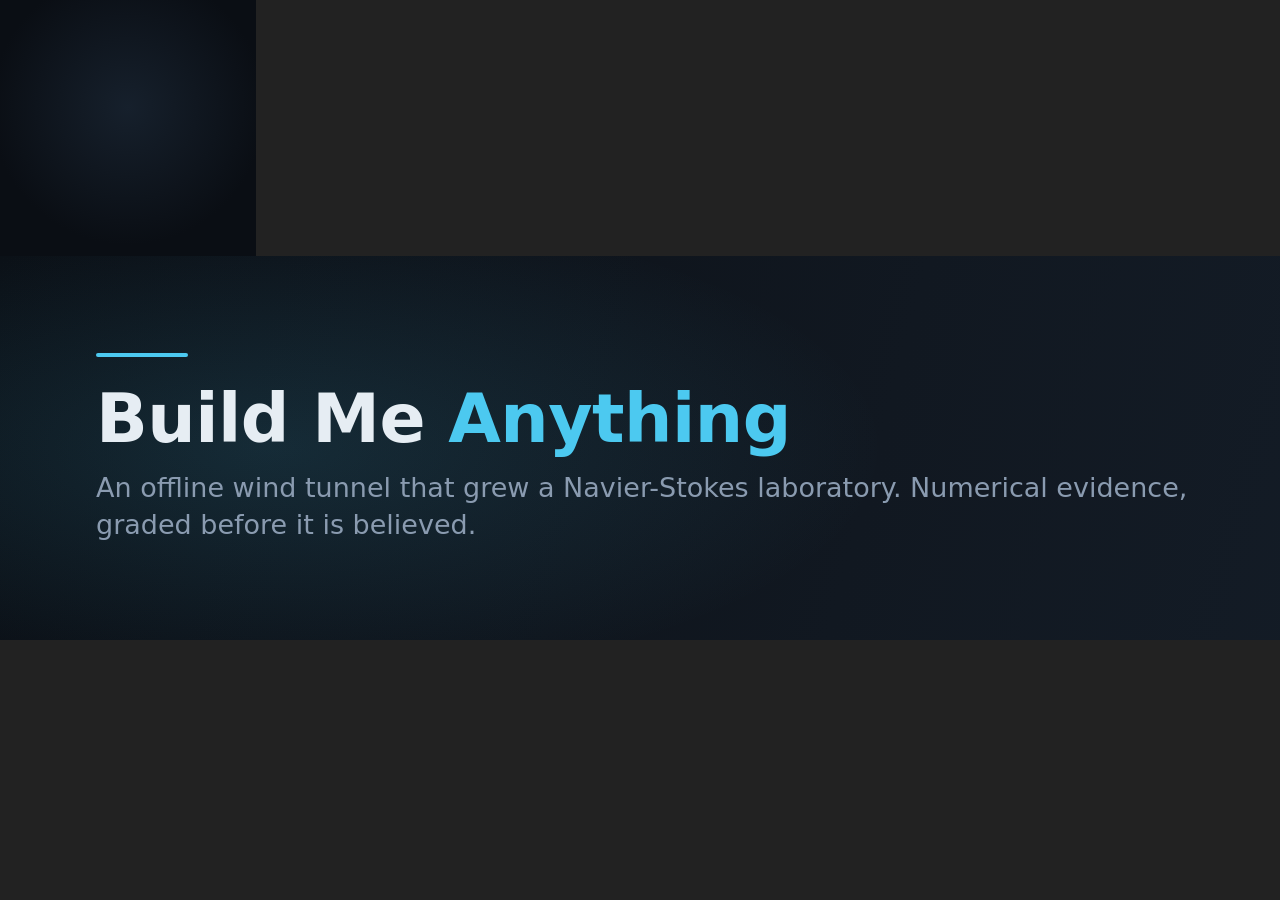
<file: outreach/reddit/profile-art.html>
<!doctype html>
<!--
  Reddit profile artwork for u/Build-Me-Anything, rendered from the project's own logo.
  Built by profile-art.js with headless Chrome at exact pixel sizes:
     #avatar  256x256   profile picture
     #banner  1920x384  profile banner
  Studio language of the Pocket Wind Tunnel: gunmetal ground, cyan emissive mark.
-->
<html>
<head>
<meta charset="utf-8">
<style>
  * { box-sizing: border-box; margin: 0; padding: 0; }
  body { background: #222; font-family: "Segoe UI", system-ui, Arial, sans-serif; }

  /* ---- avatar: the mark, centred, on the gunmetal ground ---- */
  #avatar {
    width: 256px; height: 256px; position: relative; overflow: hidden;
    background: radial-gradient(circle at 50% 42%, #16202c 0%, #0a0e14 70%);
    display: flex; align-items: center; justify-content: center;
  }
  #avatar .mark { width: 210px; height: 210px; display: block; }

  /* ---- banner: mark left, name and line right ---- */
  #banner {
    width: 1920px; height: 384px; position: relative; overflow: hidden;
    background: linear-gradient(105deg, #0a0e14 0%, #111821 46%, #16202c 100%);
    display: flex; align-items: center; gap: 56px; padding: 0 96px;
  }
  #banner::after {
    content: ""; position: absolute; inset: 0;
    background: radial-gradient(ellipse 46% 90% at 14% 50%, rgba(76,201,240,.14), transparent 70%);
  }
  #banner .mark { width: 268px; height: 268px; flex: none; position: relative; z-index: 1; }
  #banner .words { position: relative; z-index: 1; }
  #banner h1 {
    font-size: 68px; font-weight: 650; letter-spacing: -0.5px; color: #e6edf3; line-height: 1.05;
  }
  #banner h1 em { font-style: normal; color: #4cc9f0; }
  #banner p { margin-top: 16px; font-size: 27px; color: #8a9bb0; line-height: 1.35; max-width: 1120px; }
  #banner .rule { width: 92px; height: 4px; background: #4cc9f0; border-radius: 2px; margin-bottom: 26px; }
</style>
</head>
<body>

<div id="avatar"><!--MARK--></div>

<div id="banner">
  <!--MARK-->
  <div class="words">
    <div class="rule"></div>
    <h1>Build Me <em>Anything</em></h1>
    <p>An offline wind tunnel that grew a Navier-Stokes laboratory. Numerical evidence, graded before it is believed.</p>
  </div>
</div>

</body>
</html>
</file>
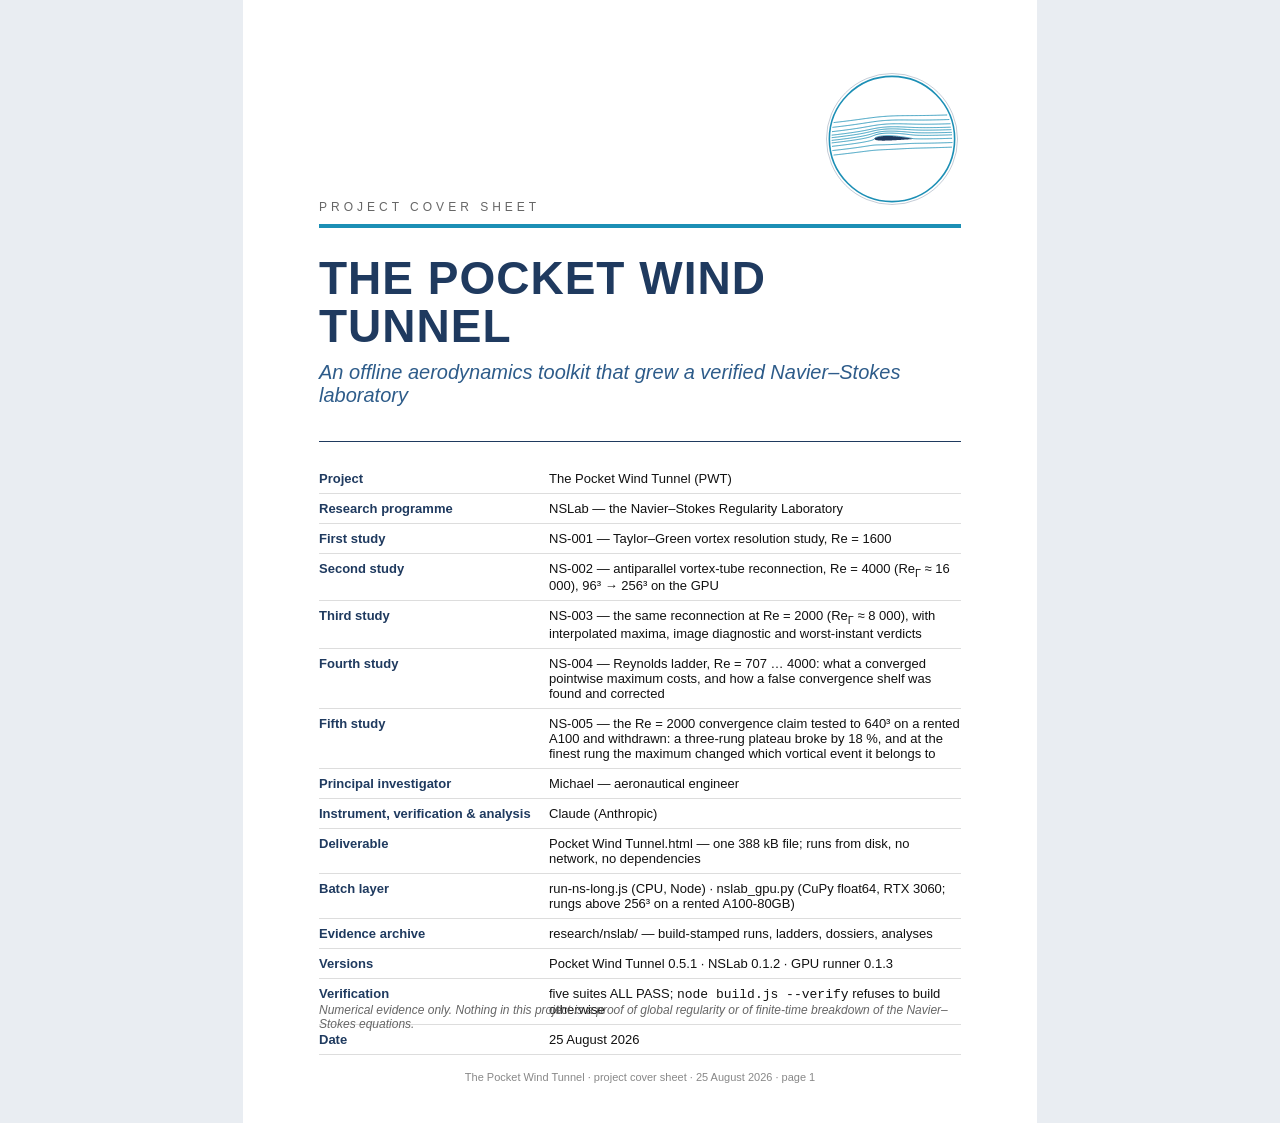
<file: research/tools/cover-sheet.html>
<!doctype html><html><head><meta charset="utf-8"><title>The Pocket Wind Tunnel — cover</title>
<style>
body{margin:0;background:#e9edf2;font-family:Calibri,"Segoe UI",Helvetica,Arial,sans-serif;color:#111}
.page{width:794px;height:1123px;margin:0 auto;background:#fff;padding:80px 76px;box-sizing:border-box;position:relative}
.kicker{font-size:12px;letter-spacing:4px;color:#666;margin-top:120px}
.bar{height:4px;background:#1c8fb5;margin:10px 0 26px}
h1{font-size:46px;margin:0 0 10px;color:#1f3a5f;letter-spacing:1px;line-height:1.05}
.sub{font-size:20px;color:#2e5c8a;font-style:italic;margin-bottom:34px}
.rule{height:1px;background:#1f3a5f;margin-bottom:22px}
table{width:100%;border-collapse:collapse;font-size:13px}
td{padding:7px 0;border-bottom:1px solid #ddd;vertical-align:top}
td:first-child{font-weight:700;color:#1f3a5f;width:220px;padding-right:10px}
.disc{position:absolute;left:76px;right:76px;bottom:92px;font-size:12px;font-style:italic;color:#666}
.foot{position:absolute;left:0;right:0;bottom:40px;text-align:center;font-size:11px;color:#888}
.mark{position:absolute;right:70px;top:64px;width:150px;height:150px}
</style></head><body><div class="page">
<img class="mark" src="logo/pwt-logo-mark.svg" alt="The Pocket Wind Tunnel mark">
<div class="kicker">PROJECT COVER SHEET</div>
<div class="bar"></div>
<h1>THE POCKET WIND TUNNEL</h1>
<div class="sub">An offline aerodynamics toolkit that grew a verified Navier–Stokes laboratory</div>
<div class="rule"></div>
<table>
<tr><td>Project</td><td>The Pocket Wind Tunnel (PWT)</td></tr>
<tr><td>Research programme</td><td>NSLab — the Navier–Stokes Regularity Laboratory</td></tr>
<tr><td>First study</td><td>NS-001 — Taylor–Green vortex resolution study, Re = 1600</td></tr>
<tr><td>Second study</td><td>NS-002 — antiparallel vortex-tube reconnection, Re = 4000 (Re<sub>Γ</sub> ≈ 16 000), 96³ → 256³ on the GPU</td></tr>
<tr><td>Third study</td><td>NS-003 — the same reconnection at Re = 2000 (Re<sub>Γ</sub> ≈ 8 000), with interpolated maxima, image diagnostic and worst-instant verdicts</td></tr>
<tr><td>Fourth study</td><td>NS-004 — Reynolds ladder, Re = 707 … 4000: what a converged pointwise maximum costs, and how a false convergence shelf was found and corrected</td></tr>
<tr><td>Fifth study</td><td>NS-005 — the Re = 2000 convergence claim tested to 640³ on a rented A100 and withdrawn: a three-rung plateau broke by 18 %, and at the finest rung the maximum changed which vortical event it belongs to</td></tr>
<tr><td>Principal investigator</td><td>Michael — aeronautical engineer</td></tr>
<tr><td>Instrument, verification &amp; analysis</td><td>Claude (Anthropic)</td></tr>
<tr><td>Deliverable</td><td>Pocket Wind Tunnel.html — one 388 kB file; runs from disk, no network, no dependencies</td></tr>
<tr><td>Batch layer</td><td>run-ns-long.js (CPU, Node) · nslab_gpu.py (CuPy float64, RTX 3060; rungs above 256³ on a rented A100-80GB)</td></tr>
<tr><td>Evidence archive</td><td>research/nslab/ — build-stamped runs, ladders, dossiers, analyses</td></tr>
<tr><td>Versions</td><td>Pocket Wind Tunnel 0.5.1 · NSLab 0.1.2 · GPU runner 0.1.3</td></tr>
<tr><td>Verification</td><td>five suites ALL PASS; <code>node build.js --verify</code> refuses to build otherwise</td></tr>
<tr><td>Date</td><td>25 August 2026</td></tr>
</table>
<div class="disc">Numerical evidence only. Nothing in this project is a proof of global regularity or of finite-time breakdown of the Navier–Stokes equations.</div>
<div class="foot">The Pocket Wind Tunnel · project cover sheet · 25 August 2026 · page 1</div>
</div></body></html>
</file>
